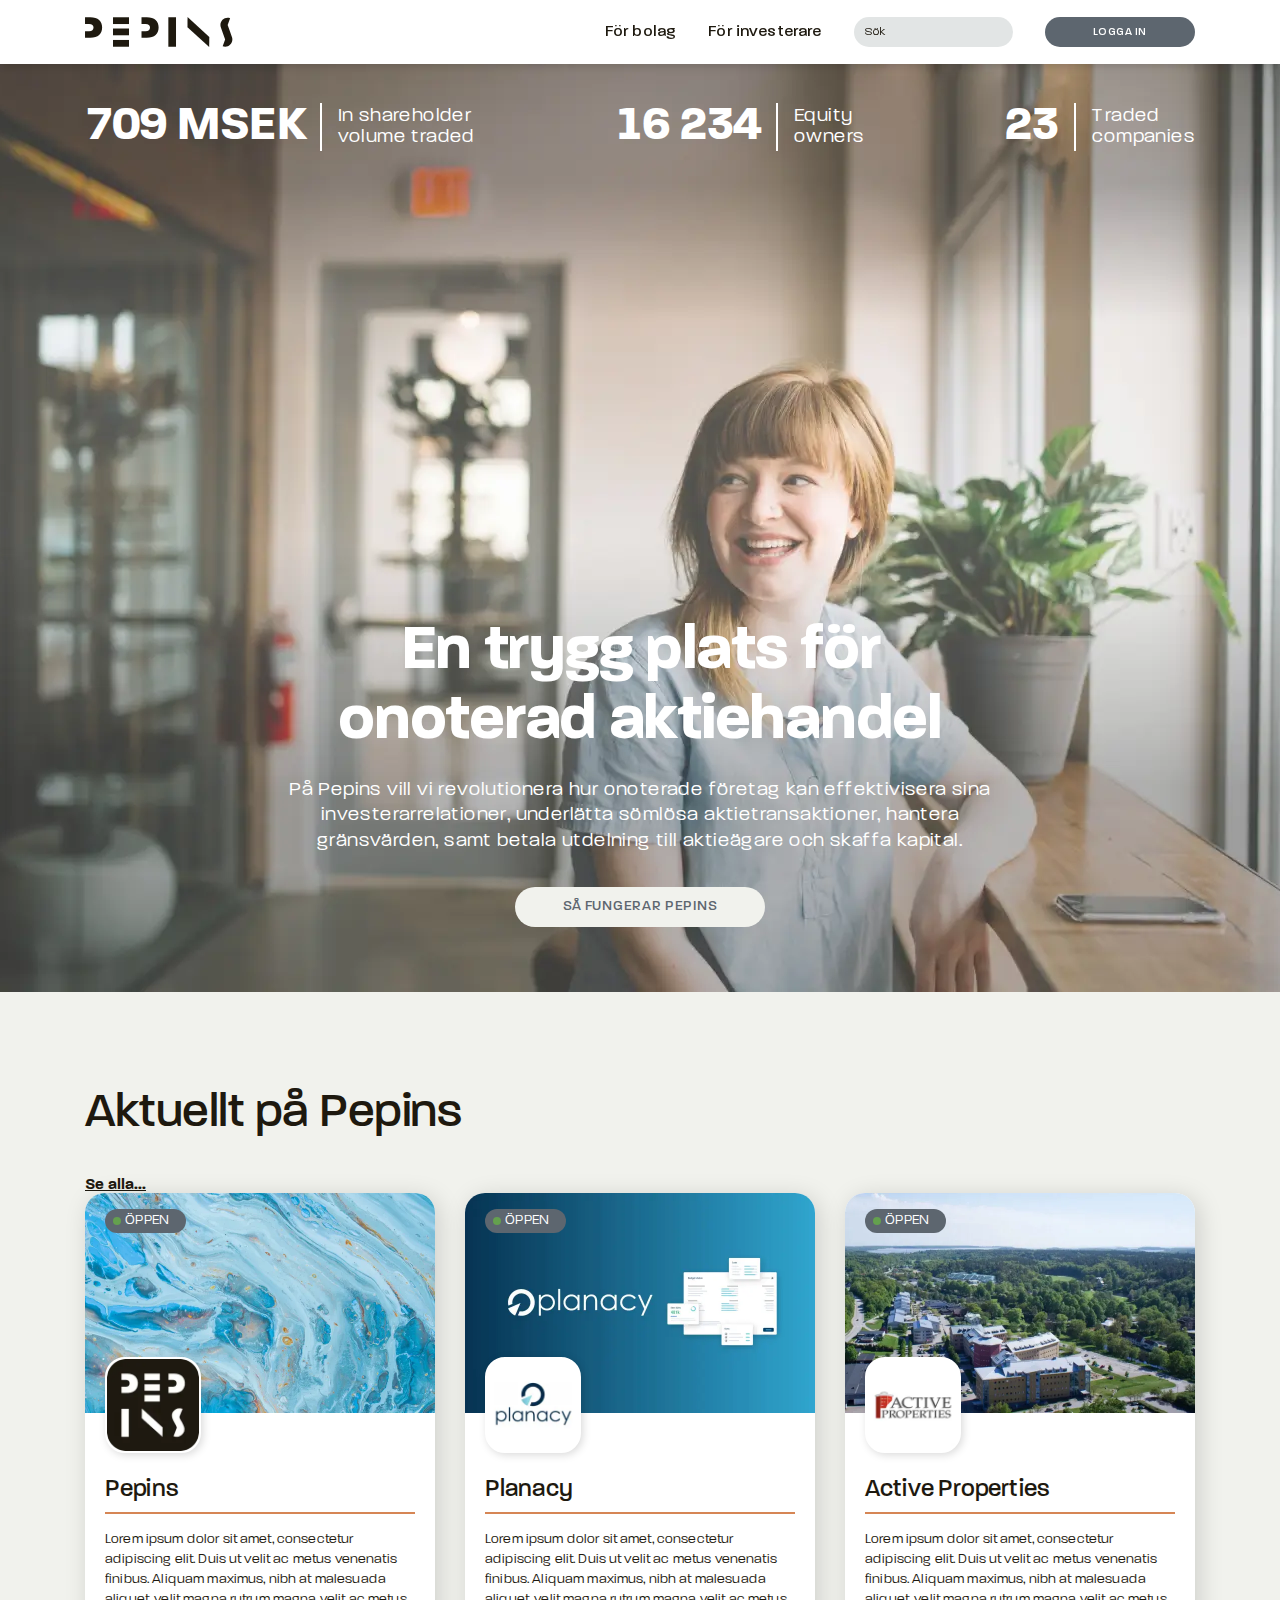
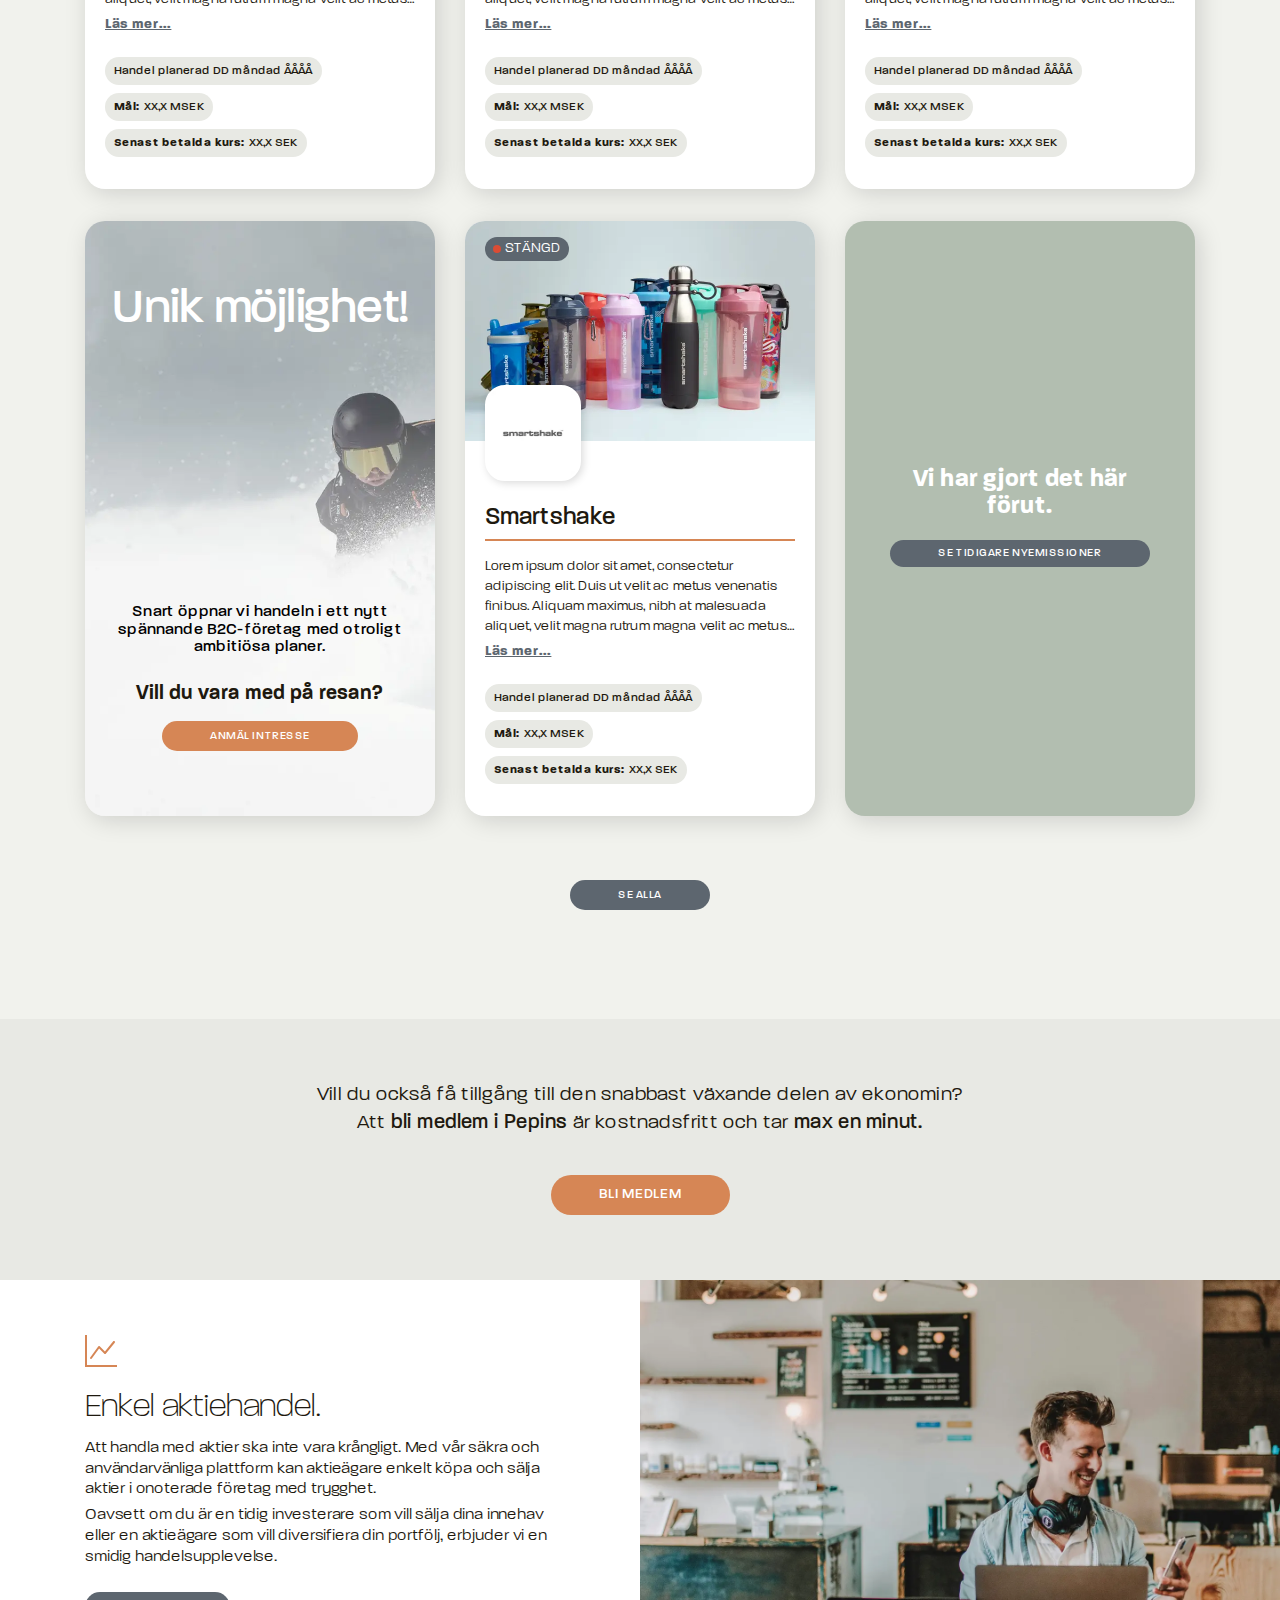
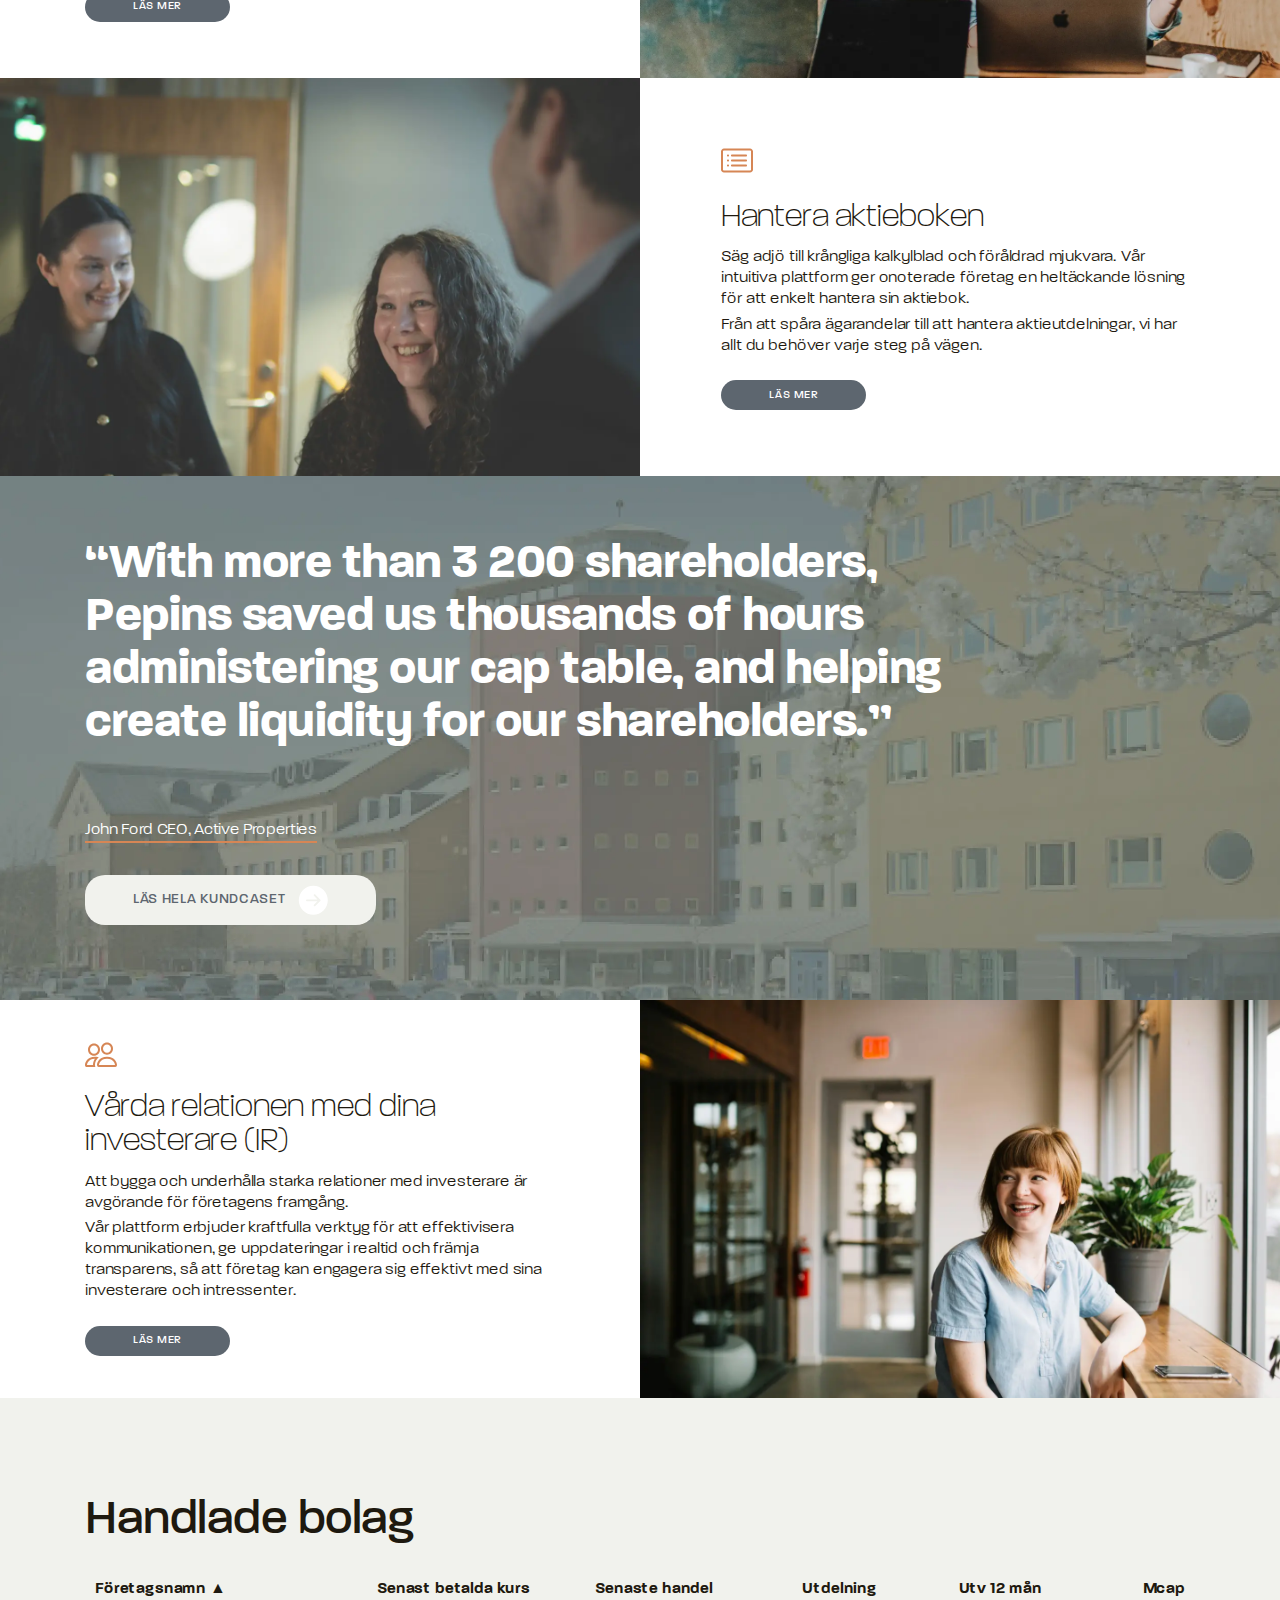
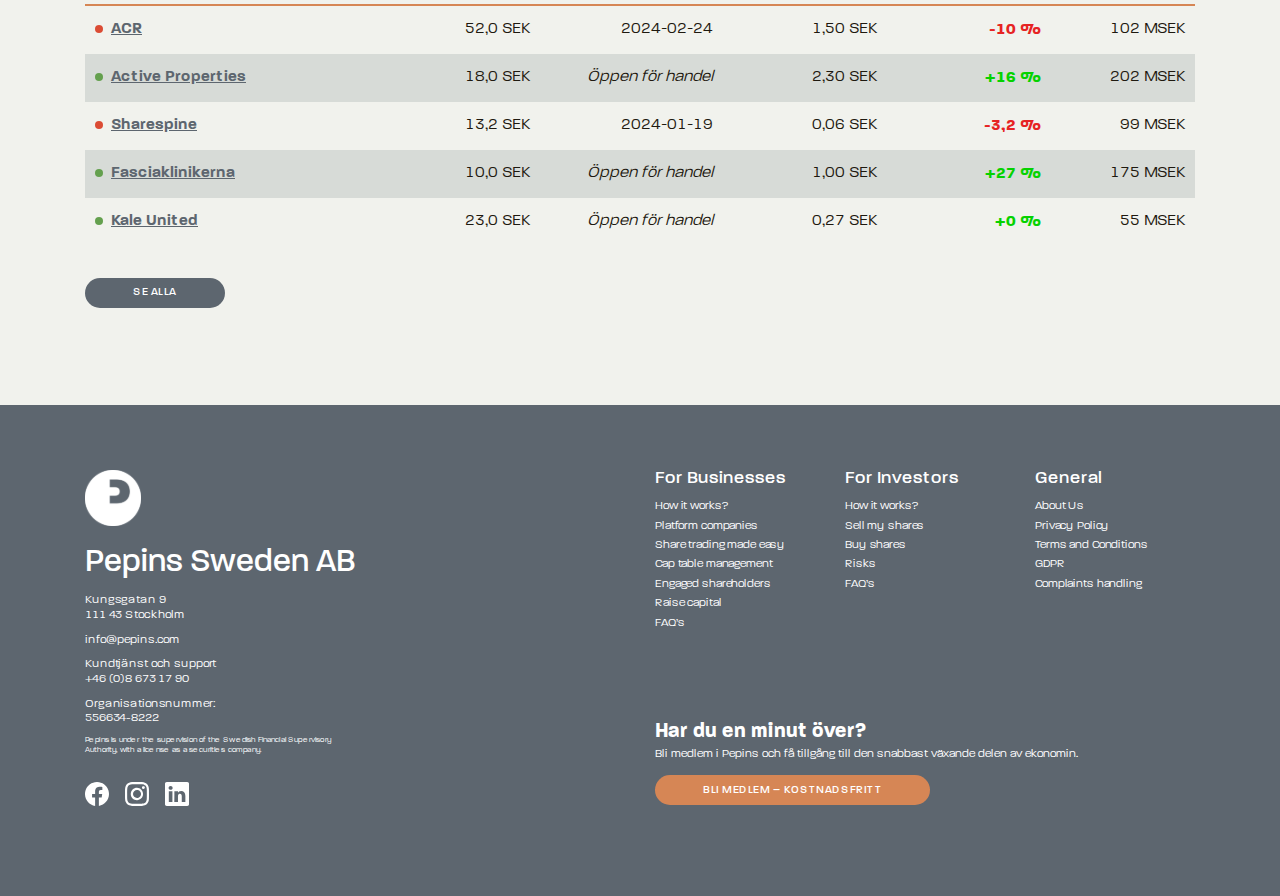
<file: index.html>
<!DOCTYPE html>
<html lang="sv">

<head>
	<title>Pepins</title>
	<meta charset="UTF-8">
	<meta name="format-detection" content="telephone=no">
	<!-- <style>body{opacity: 0;}</style> -->
	<link rel="stylesheet" href="css/style.min.css?_v=20240625001332">
	<link rel="shortcut icon" href="favicon.ico">
	<!-- <meta name="robots" content="noindex, nofollow"> -->
	<meta name="viewport" content="width=device-width, initial-scale=1.0">
</head>

<body>
	<div class="wrapper">
		<header class="header">
			<div class="header__container">
				<div class="header__body">
					<a href="index.html" class="header__logo">
						<img src="img/logo.svg" alt="logo pepins">
					</a>
					<div class="header__menu menu">
						<button type="button" class="menu__icon icon-menu"></button>
						<nav class="menu__body">
							<ul class="menu__list">
								<li class="menu__item">
									<a href="" class="menu__link menu-toggle">För bolag</a>
									<div class="dropdown">
										<button type="button" class="dropdown__back">
											<svg width="18" height="16" viewBox="0 0 18 16" fill="none" xmlns="http://www.w3.org/2000/svg">
												<path d="M7.616 15.712L0.224 8.32L7.616 0.927999H10.52L4.208 7.24H17.264V9.4H4.208L10.52 15.712H7.616Z" fill="black" />
											</svg>
											<span>Tillbaka</span>
										</button>
										<ul class="dropdown__list">
											<li class="dropdown__item">
												<a href="" class="dropdown__link">
													<svg width="24" height="24" viewBox="0 0 24 24" fill="none" xmlns="http://www.w3.org/2000/svg">
														<path d="M12 0C9.62663 0 7.30655 0.703788 5.33316 2.02236C3.35977 3.34094 1.8217 5.21508 0.913451 7.4078C0.00519941 9.60051 -0.232441 12.0133 0.230582 14.3411C0.693605 16.6689 1.83649 18.807 3.51472 20.4853C5.19295 22.1635 7.33115 23.3064 9.65892 23.7694C11.9867 24.2324 14.3995 23.9948 16.5922 23.0866C18.7849 22.1783 20.6591 20.6402 21.9776 18.6668C23.2962 16.6935 24 14.3734 24 12C24 10.4241 23.6896 8.8637 23.0866 7.4078C22.4835 5.95189 21.5996 4.62902 20.4853 3.51472C19.371 2.40042 18.0481 1.5165 16.5922 0.913446C15.1363 0.310389 13.5759 0 12 0ZM13.2 16.8C13.2 17.1183 13.0736 17.4235 12.8485 17.6485C12.6235 17.8736 12.3183 18 12 18C11.6817 18 11.3765 17.8736 11.1515 17.6485C10.9264 17.4235 10.8 17.1183 10.8 16.8V10.8C10.8 10.4817 10.9264 10.1765 11.1515 9.95147C11.3765 9.72643 11.6817 9.6 12 9.6C12.3183 9.6 12.6235 9.72643 12.8485 9.95147C13.0736 10.1765 13.2 10.4817 13.2 10.8V16.8ZM12 8.4C11.7627 8.4 11.5307 8.32962 11.3333 8.19776C11.136 8.0659 10.9822 7.87849 10.8913 7.65922C10.8005 7.43995 10.7768 7.19867 10.8231 6.96589C10.8694 6.73311 10.9837 6.51929 11.1515 6.35147C11.3193 6.18365 11.5331 6.06936 11.7659 6.02306C11.9987 5.97675 12.24 6.00052 12.4592 6.09134C12.6785 6.18217 12.8659 6.33598 12.9978 6.53331C13.1296 6.73065 13.2 6.96266 13.2 7.2C13.2 7.51826 13.0736 7.82348 12.8485 8.04853C12.6235 8.27357 12.3183 8.4 12 8.4Z" fill="#D68655" />
													</svg>
													<span>Så fungerar Pepins</span>
												</a>
											</li>
											<li class="dropdown__item">
												<a href="" class="dropdown__link">
													<svg width="24" height="24" viewBox="0 0 24 24" fill="none" xmlns="http://www.w3.org/2000/svg">
														<path d="M12 0C9.62663 0 7.30655 0.703788 5.33316 2.02236C3.35977 3.34094 1.8217 5.21508 0.913451 7.4078C0.00519941 9.60051 -0.232441 12.0133 0.230582 14.3411C0.693605 16.6689 1.83649 18.807 3.51472 20.4853C5.19295 22.1635 7.33115 23.3064 9.65892 23.7694C11.9867 24.2324 14.3995 23.9948 16.5922 23.0865C18.7849 22.1783 20.6591 20.6402 21.9776 18.6668C23.2962 16.6934 24 14.3734 24 12C24 10.4241 23.6896 8.8637 23.0866 7.4078C22.4835 5.95189 21.5996 4.62902 20.4853 3.51472C19.371 2.40041 18.0481 1.5165 16.5922 0.913445C15.1363 0.310389 13.5759 0 12 0ZM12 19.2C11.7627 19.2 11.5307 19.1296 11.3333 18.9978C11.136 18.8659 10.9822 18.6785 10.8913 18.4592C10.8005 18.2399 10.7768 17.9987 10.8231 17.7659C10.8694 17.5331 10.9837 17.3193 11.1515 17.1515C11.3193 16.9836 11.5331 16.8694 11.7659 16.8231C11.9987 16.7768 12.24 16.8005 12.4592 16.8913C12.6785 16.9822 12.8659 17.136 12.9978 17.3333C13.1296 17.5306 13.2 17.7627 13.2 18C13.2 18.3183 13.0736 18.6235 12.8485 18.8485C12.6235 19.0736 12.3183 19.2 12 19.2ZM13.2 13.008V14.4C13.2 14.7183 13.0736 15.0235 12.8485 15.2485C12.6235 15.4736 12.3183 15.6 12 15.6C11.6817 15.6 11.3765 15.4736 11.1515 15.2485C10.9264 15.0235 10.8 14.7183 10.8 14.4V12C10.8 11.6817 10.9264 11.3765 11.1515 11.1515C11.3765 10.9264 11.6817 10.8 12 10.8C12.356 10.8 12.704 10.6944 13 10.4966C13.296 10.2989 13.5267 10.0177 13.663 9.68883C13.7992 9.35992 13.8349 8.998 13.7654 8.64883C13.696 8.29967 13.5245 7.97894 13.2728 7.72721C13.0211 7.47547 12.7003 7.30404 12.3512 7.23458C12.002 7.16513 11.6401 7.20078 11.3112 7.33701C10.9823 7.47325 10.7011 7.70396 10.5034 7.99997C10.3056 8.29598 10.2 8.64399 10.2 9C10.2 9.31826 10.0736 9.62348 9.84853 9.84853C9.62349 10.0736 9.31826 10.2 9 10.2C8.68174 10.2 8.37652 10.0736 8.15148 9.84853C7.92643 9.62348 7.8 9.31826 7.8 9C7.79686 8.22036 8.01079 7.45524 8.41784 6.79029C8.82489 6.12534 9.40899 5.58681 10.1047 5.235C10.8005 4.88319 11.5804 4.73199 12.3573 4.79831C13.1341 4.86464 13.8771 5.14587 14.5031 5.61054C15.1292 6.0752 15.6135 6.70495 15.902 7.42928C16.1904 8.15361 16.2715 8.94392 16.1363 9.71174C16.001 10.4796 15.6547 11.1946 15.1361 11.7767C14.6175 12.3589 13.9471 12.7852 13.2 13.008Z" fill="#D68655" />
													</svg>
													<span>FAQ</span>
												</a>
											</li>
											<li class="dropdown__item">
												<a href="" class="dropdown__link">
													<svg width="24" height="24" viewBox="0 0 24 24" fill="none" xmlns="http://www.w3.org/2000/svg">
														<circle cx="12" cy="12" r="12" fill="#D68655" />
														<path d="M5 17L10.25 10.25L13.75 14.75L19 8" stroke="white" stroke-width="2.5" stroke-linecap="round" stroke-linejoin="round" />
													</svg>
													<span>Enkel aktiehandel</span>
												</a>
											</li>
										</ul>
									</div>
								</li>
								<li class="menu__item">
									<a href="" class="menu__link menu-toggle">För investerare</a>
									<div class="dropdown">
										<button type="button" class="dropdown__back">
											<svg width="18" height="16" viewBox="0 0 18 16" fill="none" xmlns="http://www.w3.org/2000/svg">
												<path d="M7.616 15.712L0.224 8.32L7.616 0.927999H10.52L4.208 7.24H17.264V9.4H4.208L10.52 15.712H7.616Z" fill="black" />
											</svg>
											<span>Tillbaka</span>
										</button>
										<ul class="dropdown__list">
											<li class="dropdown__item">
												<a href="" class="dropdown__link">
													<svg width="24" height="16" viewBox="0 0 24 16" fill="none" xmlns="http://www.w3.org/2000/svg">
														<path d="M1.33333 2.66666C2.06971 2.66666 2.66666 2.06971 2.66666 1.33333C2.66666 0.596952 2.06971 0 1.33333 0C0.596952 0 0 0.596952 0 1.33333C0 2.06971 0.596952 2.66666 1.33333 2.66666Z" fill="#D68655" />
														<path d="M1.33333 9.33332C2.06971 9.33332 2.66666 8.73636 2.66666 7.99999C2.66666 7.26361 2.06971 6.66666 1.33333 6.66666C0.596952 6.66666 0 7.26361 0 7.99999C0 8.73636 0.596952 9.33332 1.33333 9.33332Z" fill="#D68655" />
														<path d="M1.33333 16C2.06971 16 2.66666 15.403 2.66666 14.6667C2.66666 13.9303 2.06971 13.3333 1.33333 13.3333C0.596952 13.3333 0 13.9303 0 14.6667C0 15.403 0.596952 16 1.33333 16Z" fill="#D68655" />
														<path d="M22.7467 6.66666H6.5867C5.89451 6.66666 5.33337 7.22779 5.33337 7.91999V8.07999C5.33337 8.77218 5.89451 9.33332 6.5867 9.33332H22.7467C23.4389 9.33332 24 8.77218 24 8.07999V7.91999C24 7.22779 23.4389 6.66666 22.7467 6.66666Z" fill="#D68655" />
														<path d="M22.7467 13.3333H6.5867C5.89451 13.3333 5.33337 13.8945 5.33337 14.5867V14.7466C5.33337 15.4388 5.89451 16 6.5867 16H22.7467C23.4389 16 24 15.4388 24 14.7466V14.5867C24 13.8945 23.4389 13.3333 22.7467 13.3333Z" fill="#D68655" />
														<path d="M22.7467 1.52588e-05H6.5867C5.89451 1.52588e-05 5.33337 0.56115 5.33337 1.25335V1.41334C5.33337 2.10554 5.89451 2.66667 6.5867 2.66667H22.7467C23.4389 2.66667 24 2.10554 24 1.41334V1.25335C24 0.56115 23.4389 1.52588e-05 22.7467 1.52588e-05Z" fill="#D68655" />
													</svg>
													<span>Se alla bolag på Pepins</span>
												</a>
											</li>
											<li class="dropdown__item">
												<a href="" class="dropdown__link">
													<svg width="24" height="22" viewBox="0 0 24 22" fill="none" xmlns="http://www.w3.org/2000/svg">
														<path d="M23.4289 0.412607L23.4298 0.413333C23.5752 0.531646 23.6931 0.682362 23.7745 0.854433C23.8559 1.02639 23.8987 1.21514 23.8996 1.40666C23.8996 1.40679 23.8996 1.40693 23.8996 1.40707L23.8996 18.1559L23.8996 18.1583C23.9066 18.4533 23.8141 18.7414 23.6383 18.9734C23.4625 19.2055 23.2146 19.367 22.937 19.4314L12.2819 21.9H12H11.7181L1.06296 19.4314C0.785401 19.367 0.537458 19.2055 0.361704 18.9734C0.185907 18.7414 0.093372 18.4533 0.100374 18.1583H0.100402V18.1559V1.40662H0.100431L0.100374 1.40424C0.0957431 1.2102 0.134169 1.01772 0.212622 0.841489C0.29107 0.665263 0.407411 0.510051 0.552579 0.387527C0.697734 0.265013 0.867904 0.178387 1.05007 0.134021C1.23221 0.089663 1.42173 0.0886697 1.60429 0.131113C1.60431 0.131119 1.60434 0.131124 1.60436 0.13113L11.9772 2.56111L11.9999 2.56643L12.0226 2.56117L22.3947 0.158803C22.3948 0.158773 22.395 0.158742 22.3951 0.158712C22.5747 0.118842 22.7607 0.12089 22.9394 0.164713C23.1183 0.208571 23.2856 0.293205 23.4289 0.412607ZM2.68955 3.02532L2.56698 2.99692V3.12274V17.0576V17.1371L2.64441 17.155L10.6441 19.0084L10.7667 19.0368V18.911V4.97614V4.89666L10.6893 4.87872L2.68955 3.02532ZM21.3556 17.155L21.433 17.1371V17.0576V3.12274V2.99692L21.3105 3.02532L13.3107 4.87872L13.2333 4.89666V4.97614V18.911V19.0368L13.3559 19.0084L21.3556 17.155Z" fill="#D68655" stroke="white" stroke-width="0.2" />
													</svg>
													<span>Hantering av aktiebok</span>
												</a>
											</li>
											<li class="dropdown__item">
												<a href="" class="dropdown__link">
													<svg width="24" height="22" viewBox="0 0 24 22" fill="none" xmlns="http://www.w3.org/2000/svg">
														<path d="M8.4001 9.6C9.34945 9.6 10.2775 9.31849 11.0668 8.79106C11.8562 8.26363 12.4714 7.51397 12.8347 6.63688C13.198 5.7598 13.2931 4.79468 13.1079 3.86357C12.9227 2.93246 12.4655 2.07718 11.7942 1.40589C11.1229 0.734597 10.2676 0.277442 9.33653 0.0922328C8.40542 -0.0929762 7.4403 0.00207975 6.56322 0.36538C5.68613 0.728681 4.93647 1.34391 4.40904 2.13327C3.88161 2.92262 3.6001 3.85065 3.6001 4.8C3.6001 6.07304 4.10581 7.29394 5.00598 8.19412C5.90616 9.09429 7.12706 9.6 8.4001 9.6ZM8.4001 2.4C8.87477 2.4 9.33879 2.54076 9.73347 2.80448C10.1281 3.06819 10.4358 3.44302 10.6174 3.88156C10.7991 4.3201 10.8466 4.80266 10.754 5.26822C10.6614 5.73377 10.4328 6.16141 10.0972 6.49706C9.76151 6.8327 9.33387 7.06128 8.86831 7.15389C8.40276 7.24649 7.9202 7.19896 7.48166 7.01731C7.04312 6.83566 6.66829 6.52805 6.40457 6.13337C6.14086 5.73869 6.0001 5.27468 6.0001 4.8C6.0001 4.16348 6.25295 3.55303 6.70304 3.10295C7.15313 2.65286 7.76358 2.4 8.4001 2.4Z" fill="#D68655" />
														<path d="M18 12C18.712 12 19.4081 11.7889 20.0001 11.3933C20.5921 10.9977 21.0535 10.4355 21.326 9.77766C21.5985 9.11984 21.6698 8.396 21.5309 7.69767C21.3919 6.99934 21.0491 6.35788 20.5456 5.85441C20.0421 5.35094 19.4007 5.00808 18.7024 4.86917C18.004 4.73026 17.2802 4.80156 16.6224 5.07403C15.9646 5.34651 15.4023 5.80793 15.0067 6.39994C14.6112 6.99196 14.4 7.68798 14.4 8.4C14.4 9.35478 14.7793 10.2705 15.4544 10.9456C16.1296 11.6207 17.0452 12 18 12ZM18 7.2C18.2374 7.2 18.4694 7.27038 18.6667 7.40223C18.864 7.53409 19.0179 7.72151 19.1087 7.94078C19.1995 8.16005 19.2233 8.40133 19.177 8.63411C19.1307 8.86688 19.0164 9.0807 18.8486 9.24853C18.6807 9.41635 18.4669 9.53064 18.2341 9.57694C18.0014 9.62324 17.7601 9.59948 17.5408 9.50865C17.3215 9.41783 17.1341 9.26402 17.0023 9.06668C16.8704 8.86934 16.8 8.63733 16.8 8.4C16.8 8.08174 16.9265 7.77651 17.1515 7.55147C17.3765 7.32643 17.6818 7.2 18 7.2Z" fill="#D68655" />
														<path d="M18 13.2C16.6702 13.2015 15.3785 13.6447 14.328 14.46C13.1526 13.2892 11.6569 12.4927 10.0294 12.1709C8.40191 11.8491 6.71558 12.0164 5.18307 12.6518C3.65056 13.2871 2.3405 14.362 1.41809 15.7409C0.495683 17.1198 0.00224423 18.741 0 20.4C0 20.7183 0.126428 21.0235 0.351472 21.2485C0.576515 21.4736 0.88174 21.6 1.2 21.6C1.51826 21.6 1.82348 21.4736 2.04853 21.2485C2.27357 21.0235 2.4 20.7183 2.4 20.4C2.4 18.8087 3.03214 17.2826 4.15736 16.1574C5.28258 15.0321 6.8087 14.4 8.4 14.4C9.9913 14.4 11.5174 15.0321 12.6426 16.1574C13.7679 17.2826 14.4 18.8087 14.4 20.4C14.4 20.7183 14.5264 21.0235 14.7515 21.2485C14.9765 21.4736 15.2817 21.6 15.6 21.6C15.9183 21.6 16.2235 21.4736 16.4485 21.2485C16.6736 21.0235 16.8 20.7183 16.8 20.4C16.8029 18.9941 16.4477 17.6107 15.768 16.38C16.2983 15.961 16.9359 15.6997 17.6078 15.626C18.2796 15.5524 18.9587 15.6693 19.5672 15.9636C20.1756 16.2578 20.689 16.7174 21.0485 17.2898C21.408 17.8621 21.5991 18.5241 21.6 19.2C21.6 19.5183 21.7264 19.8235 21.9515 20.0485C22.1765 20.2736 22.4817 20.4 22.8 20.4C23.1183 20.4 23.4235 20.2736 23.6485 20.0485C23.8736 19.8235 24 19.5183 24 19.2C24 17.6087 23.3679 16.0826 22.2426 14.9574C21.1174 13.8321 19.5913 13.2 18 13.2Z" fill="#D68655" />
													</svg>
													<span>Aktieinspiration</span>
												</a>
											</li>
										</ul>
									</div>
								</li>
							</ul>
							<form class="menu__search">
								<input autocomplete="off" type="text" name="" placeholder="Sök" class="menu__search-input">
								<button type="submit" class="menu__search-btn">
									<svg width="16" height="17" viewBox="0 0 16 17" fill="none" xmlns="http://www.w3.org/2000/svg">
										<path d="M5.8184 12.184C7.1192 13.1371 8.73197 13.564 10.334 13.3793C11.9361 13.1945 13.4094 12.4118 14.459 11.1876C15.5087 9.96341 16.0573 8.38811 15.9953 6.77683C15.9332 5.16556 15.2649 3.63714 14.1241 2.49736C12.9834 1.35758 11.4543 0.690491 9.84271 0.629558C8.23116 0.568626 6.65603 1.11834 5.43244 2.16873C4.20885 3.21911 3.42704 4.6927 3.24342 6.29469C3.05979 7.89667 3.48791 9.50891 4.4421 10.8088L4.4421 10.8079C4.40272 10.8367 4.36498 10.8689 4.32888 10.9043L0.538651 14.694C0.353922 14.8786 0.250092 15.129 0.249999 15.3901C0.249907 15.6512 0.35356 15.9017 0.538158 16.0864C0.722755 16.2711 0.973174 16.3749 1.23433 16.375C1.49548 16.3751 1.74597 16.2714 1.9307 16.0869L5.72094 12.2972C5.75658 12.262 5.78851 12.2241 5.8184 12.184ZM9.60273 12.4379C8.89167 12.4379 8.18757 12.2979 7.53064 12.0258C6.87371 11.7537 6.2768 11.355 5.77401 10.8522C5.27122 10.3495 4.87238 9.7527 4.60027 9.09586C4.32816 8.43902 4.18811 7.73502 4.18811 7.02407C4.18811 6.31311 4.32816 5.60911 4.60027 4.95227C4.87238 4.29543 5.27122 3.69861 5.77401 3.19589C6.2768 2.69317 6.87371 2.29438 7.53064 2.02231C8.18757 1.75024 8.89167 1.61021 9.60273 1.61021C11.0388 1.61021 12.416 2.18059 13.4314 3.19589C14.4469 4.21118 15.0173 5.58822 15.0173 7.02407C15.0173 8.45991 14.4469 9.83695 13.4314 10.8522C12.416 11.8675 11.0388 12.4379 9.60273 12.4379Z" fill="#8D9799" />
									</svg>
								</button>
							</form>
							<a href="" class="menu__btn button">
								Logga in
							</a>
						</nav>
					</div>
				</div>
			</div>
		</header>
		<main class="page">
			<section class="hero">
				<div class="hero__container">
					<div class="hero__top">
						<div class="hero__top-item">
							<div class="hero__top-num">
								709 MSEK
							</div>
							<div class="hero__top-text">
								In shareholder <br>
								volume traded
							</div>
						</div>
						<div class="hero__top-item">
							<div class="hero__top-num">
								16 234
							</div>
							<div class="hero__top-text">
								Equity <br>
								owners
							</div>
						</div>
						<div class="hero__top-item">
							<div class="hero__top-num">
								23
							</div>
							<div class="hero__top-text">
								Traded <br>
								companies
							</div>
						</div>
					</div>
					<div class="hero__body">
						<h1 class="hero__title">
							En trygg plats för <br>
							onoterad aktiehandel
						</h1>
						<div class="hero__text">
							På Pepins vill vi revolutionera hur onoterade företag kan effektivisera sina
							investerarrelationer, underlätta sömlösa aktietransaktioner, hantera gränsvärden, samt
							betala utdelning till aktieägare och skaffa kapital.
						</div>
						<a href="" class="hero__btn big-button white-btn">
							Så fungerar Pepins
						</a>
					</div>
				</div>
			</section>
			<section class="works">
				<div class="works__container">
					<div class="works__top">
						<h2 class="works__title title">
							Aktuellt på Pepins
						</h2>
						<a href="" class="works__link">
							Se alla...
						</a>
					</div>
					<div class="works__items">
						<article class="card">
							<div class="card__indicator">
								<svg width="8" height="8" viewBox="0 0 8 8" fill="none" xmlns="http://www.w3.org/2000/svg">
									<circle cx="4" cy="4" r="4" fill="#64A04E" />
								</svg>
								<span>ÖPPEN</span>
							</div>
							<div class="card__arrow">
								<svg width="57" height="57" viewBox="0 0 57 57" fill="none" xmlns="http://www.w3.org/2000/svg">
									<path d="M8.79903 8.79899C3.54801 14.05 0.598022 21.1719 0.598022 28.598C0.598022 36.024 3.54801 43.146 8.79903 48.397C14.0501 53.648 21.172 56.598 28.598 56.598C36.0241 56.598 43.146 53.648 48.397 48.397C53.648 43.146 56.598 36.024 56.598 28.598C56.598 21.1719 53.648 14.05 48.397 8.79899C43.146 3.54797 36.0241 0.59798 28.598 0.59798C21.172 0.59798 14.0501 3.54797 8.79903 8.79899ZM16.4736 30.3477C16.2413 30.3518 16.0105 30.3095 15.7946 30.2234C15.5788 30.1372 15.3823 30.009 15.2166 29.8461C15.0508 29.6832 14.9192 29.489 14.8293 29.2747C14.7395 29.0604 14.6932 28.8304 14.6932 28.598C14.6932 28.3656 14.7395 28.1356 14.8293 27.9213C14.9192 27.707 15.0508 27.5127 15.2166 27.3498C15.3823 27.187 15.5788 27.0587 15.7946 26.9726C16.0105 26.8865 16.2413 26.8442 16.4736 26.8482L36.7478 26.8482L29.8973 19.9978C29.5691 19.6696 29.3848 19.2245 29.3848 18.7604C29.3848 18.2962 29.5691 17.8511 29.8973 17.5229C30.2255 17.1947 30.6706 17.0104 31.1348 17.0104C31.5989 17.0104 32.044 17.1947 32.3722 17.5229L42.2098 27.3605C42.538 27.6887 42.7224 28.1339 42.7224 28.598C42.7224 29.0621 42.538 29.5072 42.2098 29.8354L32.3722 39.673C32.044 40.0012 31.5989 40.1856 31.1348 40.1856C30.6706 40.1856 30.2255 40.0012 29.8973 39.673C29.5691 39.3449 29.3848 38.8997 29.3848 38.4356C29.3848 37.9715 29.5691 37.5264 29.8973 37.1982L36.7478 30.3477L16.4736 30.3477Z" fill="white" />
								</svg>
							</div>
							<div class="card__img">
								<img src="img/works/work-1.webp" alt="Image">
							</div>
							<div class="card__body">
								<div class="card__logo">
									<img src="img/works/work-logo-1.webp" alt="Image">
								</div>
								<h4 class="card__title">
									Pepins
								</h4>
								<div class="card__text">
									Lorem ipsum dolor sit amet, consectetur adipiscing elit. Duis ut velit ac metus
									venenatis finibus. Aliquam maximus, nibh at malesuada aliquet, velit magna rutrum
									magna velit ac metus venenatis.
								</div>
								<a href="" class="card__link">
									Läs mer...
								</a>
								<div class="card__tags">
									<div class="card__tag">
										Handel planerad DD måndad ÅÅÅÅ
									</div>
									<div class="card__tag">
										<strong>Mål:</strong> XX,X MSEK
									</div>
									<div class="card__tag">
										<strong>Senast betalda kurs:</strong> XX,X SEK
									</div>
								</div>
							</div>
						</article>
						<article class="card">
							<div class="card__indicator">
								<svg width="8" height="8" viewBox="0 0 8 8" fill="none" xmlns="http://www.w3.org/2000/svg">
									<circle cx="4" cy="4" r="4" fill="#64A04E" />
								</svg>
								<span>ÖPPEN</span>
							</div>
							<div class="card__arrow">
								<svg width="57" height="57" viewBox="0 0 57 57" fill="none" xmlns="http://www.w3.org/2000/svg">
									<path d="M8.79903 8.79899C3.54801 14.05 0.598022 21.1719 0.598022 28.598C0.598022 36.024 3.54801 43.146 8.79903 48.397C14.0501 53.648 21.172 56.598 28.598 56.598C36.0241 56.598 43.146 53.648 48.397 48.397C53.648 43.146 56.598 36.024 56.598 28.598C56.598 21.1719 53.648 14.05 48.397 8.79899C43.146 3.54797 36.0241 0.59798 28.598 0.59798C21.172 0.59798 14.0501 3.54797 8.79903 8.79899ZM16.4736 30.3477C16.2413 30.3518 16.0105 30.3095 15.7946 30.2234C15.5788 30.1372 15.3823 30.009 15.2166 29.8461C15.0508 29.6832 14.9192 29.489 14.8293 29.2747C14.7395 29.0604 14.6932 28.8304 14.6932 28.598C14.6932 28.3656 14.7395 28.1356 14.8293 27.9213C14.9192 27.707 15.0508 27.5127 15.2166 27.3498C15.3823 27.187 15.5788 27.0587 15.7946 26.9726C16.0105 26.8865 16.2413 26.8442 16.4736 26.8482L36.7478 26.8482L29.8973 19.9978C29.5691 19.6696 29.3848 19.2245 29.3848 18.7604C29.3848 18.2962 29.5691 17.8511 29.8973 17.5229C30.2255 17.1947 30.6706 17.0104 31.1348 17.0104C31.5989 17.0104 32.044 17.1947 32.3722 17.5229L42.2098 27.3605C42.538 27.6887 42.7224 28.1339 42.7224 28.598C42.7224 29.0621 42.538 29.5072 42.2098 29.8354L32.3722 39.673C32.044 40.0012 31.5989 40.1856 31.1348 40.1856C30.6706 40.1856 30.2255 40.0012 29.8973 39.673C29.5691 39.3449 29.3848 38.8997 29.3848 38.4356C29.3848 37.9715 29.5691 37.5264 29.8973 37.1982L36.7478 30.3477L16.4736 30.3477Z" fill="white" />
								</svg>
							</div>
							<div class="card__img">
								<img src="img/works/work-2.webp" alt="Image">
							</div>
							<div class="card__body">
								<div class="card__logo">
									<img src="img/works/work-logo-2.webp" alt="Image">
								</div>
								<h4 class="card__title">
									Planacy
								</h4>
								<div class="card__text">
									Lorem ipsum dolor sit amet, consectetur adipiscing elit. Duis ut velit ac metus
									venenatis finibus. Aliquam maximus, nibh at malesuada aliquet, velit magna rutrum
									magna velit ac metus venenatis.
								</div>
								<a href="" class="card__link">
									Läs mer...
								</a>
								<div class="card__tags">
									<div class="card__tag">
										Handel planerad DD måndad ÅÅÅÅ
									</div>
									<div class="card__tag">
										<strong>Mål:</strong> XX,X MSEK
									</div>
									<div class="card__tag">
										<strong>Senast betalda kurs:</strong> XX,X SEK
									</div>
								</div>
							</div>
						</article>
						<article class="card">
							<div class="card__indicator">
								<svg width="8" height="8" viewBox="0 0 8 8" fill="none" xmlns="http://www.w3.org/2000/svg">
									<circle cx="4" cy="4" r="4" fill="#64A04E" />
								</svg>
								<span>ÖPPEN</span>
							</div>
							<div class="card__arrow">
								<svg width="57" height="57" viewBox="0 0 57 57" fill="none" xmlns="http://www.w3.org/2000/svg">
									<path d="M8.79903 8.79899C3.54801 14.05 0.598022 21.1719 0.598022 28.598C0.598022 36.024 3.54801 43.146 8.79903 48.397C14.0501 53.648 21.172 56.598 28.598 56.598C36.0241 56.598 43.146 53.648 48.397 48.397C53.648 43.146 56.598 36.024 56.598 28.598C56.598 21.1719 53.648 14.05 48.397 8.79899C43.146 3.54797 36.0241 0.59798 28.598 0.59798C21.172 0.59798 14.0501 3.54797 8.79903 8.79899ZM16.4736 30.3477C16.2413 30.3518 16.0105 30.3095 15.7946 30.2234C15.5788 30.1372 15.3823 30.009 15.2166 29.8461C15.0508 29.6832 14.9192 29.489 14.8293 29.2747C14.7395 29.0604 14.6932 28.8304 14.6932 28.598C14.6932 28.3656 14.7395 28.1356 14.8293 27.9213C14.9192 27.707 15.0508 27.5127 15.2166 27.3498C15.3823 27.187 15.5788 27.0587 15.7946 26.9726C16.0105 26.8865 16.2413 26.8442 16.4736 26.8482L36.7478 26.8482L29.8973 19.9978C29.5691 19.6696 29.3848 19.2245 29.3848 18.7604C29.3848 18.2962 29.5691 17.8511 29.8973 17.5229C30.2255 17.1947 30.6706 17.0104 31.1348 17.0104C31.5989 17.0104 32.044 17.1947 32.3722 17.5229L42.2098 27.3605C42.538 27.6887 42.7224 28.1339 42.7224 28.598C42.7224 29.0621 42.538 29.5072 42.2098 29.8354L32.3722 39.673C32.044 40.0012 31.5989 40.1856 31.1348 40.1856C30.6706 40.1856 30.2255 40.0012 29.8973 39.673C29.5691 39.3449 29.3848 38.8997 29.3848 38.4356C29.3848 37.9715 29.5691 37.5264 29.8973 37.1982L36.7478 30.3477L16.4736 30.3477Z" fill="white" />
								</svg>
							</div>
							<div class="card__img">
								<img src="img/works/work-3.webp" alt="Image">
							</div>
							<div class="card__body">
								<div class="card__logo">
									<img src="img/works/work-logo-3.webp" alt="Image">
								</div>
								<h4 class="card__title">
									Active Properties
								</h4>
								<div class="card__text">
									Lorem ipsum dolor sit amet, consectetur adipiscing elit. Duis ut velit ac metus
									venenatis finibus. Aliquam maximus, nibh at malesuada aliquet, velit magna rutrum
									magna velit ac metus venenatis.
								</div>
								<a href="" class="card__link">
									Läs mer...
								</a>
								<div class="card__tags">
									<div class="card__tag">
										Handel planerad DD måndad ÅÅÅÅ
									</div>
									<div class="card__tag">
										<strong>Mål:</strong> XX,X MSEK
									</div>
									<div class="card__tag">
										<strong>Senast betalda kurs:</strong> XX,X SEK
									</div>
								</div>
							</div>
						</article>
						<article class="soon-card" style="background: url('img/works/work-4.webp') center/cover no-repeat;">
							<h3 class="soon-card__title">
								Unik möjlighet!
							</h3>
							<div class="soon-card__body">
								<div class="soon-card__text">
									Snart öppnar vi handeln i ett nytt spännande B2C-företag med otroligt ambitiösa
									planer.
								</div>
								<div class="soon-card__subtitle">
									Vill du vara med på resan?
								</div>
								<a href="" class="soon-card__btn button">
									Anmäl intresse
								</a>
							</div>
						</article>
						<article class="card">
							<div class="card__indicator">
								<svg width="8" height="8" viewBox="0 0 8 8" fill="none" xmlns="http://www.w3.org/2000/svg">
									<circle cx="4" cy="4" r="4" fill="#DB4C34" />
								</svg>
								<span>STÄNGD</span>
							</div>
							<div class="card__arrow">
								<svg width="57" height="57" viewBox="0 0 57 57" fill="none" xmlns="http://www.w3.org/2000/svg">
									<path d="M8.79903 8.79899C3.54801 14.05 0.598022 21.1719 0.598022 28.598C0.598022 36.024 3.54801 43.146 8.79903 48.397C14.0501 53.648 21.172 56.598 28.598 56.598C36.0241 56.598 43.146 53.648 48.397 48.397C53.648 43.146 56.598 36.024 56.598 28.598C56.598 21.1719 53.648 14.05 48.397 8.79899C43.146 3.54797 36.0241 0.59798 28.598 0.59798C21.172 0.59798 14.0501 3.54797 8.79903 8.79899ZM16.4736 30.3477C16.2413 30.3518 16.0105 30.3095 15.7946 30.2234C15.5788 30.1372 15.3823 30.009 15.2166 29.8461C15.0508 29.6832 14.9192 29.489 14.8293 29.2747C14.7395 29.0604 14.6932 28.8304 14.6932 28.598C14.6932 28.3656 14.7395 28.1356 14.8293 27.9213C14.9192 27.707 15.0508 27.5127 15.2166 27.3498C15.3823 27.187 15.5788 27.0587 15.7946 26.9726C16.0105 26.8865 16.2413 26.8442 16.4736 26.8482L36.7478 26.8482L29.8973 19.9978C29.5691 19.6696 29.3848 19.2245 29.3848 18.7604C29.3848 18.2962 29.5691 17.8511 29.8973 17.5229C30.2255 17.1947 30.6706 17.0104 31.1348 17.0104C31.5989 17.0104 32.044 17.1947 32.3722 17.5229L42.2098 27.3605C42.538 27.6887 42.7224 28.1339 42.7224 28.598C42.7224 29.0621 42.538 29.5072 42.2098 29.8354L32.3722 39.673C32.044 40.0012 31.5989 40.1856 31.1348 40.1856C30.6706 40.1856 30.2255 40.0012 29.8973 39.673C29.5691 39.3449 29.3848 38.8997 29.3848 38.4356C29.3848 37.9715 29.5691 37.5264 29.8973 37.1982L36.7478 30.3477L16.4736 30.3477Z" fill="white" />
								</svg>
							</div>
							<div class="card__img">
								<img src="img/works/work-5.webp" alt="Image">
							</div>
							<div class="card__body">
								<div class="card__logo">
									<img src="img/works/work-logo-4.webp" alt="Image">
								</div>
								<h4 class="card__title">
									Smartshake
								</h4>
								<div class="card__text">
									Lorem ipsum dolor sit amet, consectetur adipiscing elit. Duis ut velit ac metus
									venenatis finibus. Aliquam maximus, nibh at malesuada aliquet, velit magna rutrum
									magna velit ac metus venenatis.
								</div>
								<a href="" class="card__link">
									Läs mer...
								</a>
								<div class="card__tags">
									<div class="card__tag">
										Handel planerad DD måndad ÅÅÅÅ
									</div>
									<div class="card__tag">
										<strong>Mål:</strong> XX,X MSEK
									</div>
									<div class="card__tag">
										<strong>Senast betalda kurs:</strong> XX,X SEK
									</div>
								</div>
							</div>
						</article>
						<article class="empty-card">
							<h3 class="empty-card__title">
								Vi har gjort det här förut.
							</h3>
							<a href="" class="empty-card__btn button gray-btn">
								Se tidigare nyemissioner
							</a>
						</article>
					</div>
					<a href="" class="works__btn button gray-btn">
						Se alla
					</a>
				</div>
			</section>
			<section class="newsletter">
				<div class="newsletter__container">
					<div class="newsletter__text">
						<p>
							Vill du också få tillgång till den snabbast växande delen av ekonomin?
						</p>
						<p>
							Att <strong>bli medlem i Pepins</strong> är kostnadsfritt och tar <strong>max en
								minut.</strong>
						</p>
					</div>
					<a href="" class="newsletter__btn big-button">
						Bli medlem
					</a>
				</div>
			</section>
			<section class="info">
				<div class="info__content">
					<svg width="32" height="32" viewBox="0 0 32 32" fill="none" xmlns="http://www.w3.org/2000/svg">
						<g clip-path="url(#clip0_2044_336)">
							<path fill-rule="evenodd" clip-rule="evenodd" d="M0 0H2V30H32V32H0V0ZM29.634 6.226C29.7357 6.30922 29.82 6.41166 29.8821 6.52748C29.9442 6.6433 29.9828 6.77022 29.9958 6.90098C30.0088 7.03175 29.9959 7.16379 29.9579 7.28957C29.9198 7.41534 29.8573 7.53238 29.774 7.634L20.774 18.634C20.6855 18.742 20.5755 18.8302 20.4508 18.8931C20.3262 18.956 20.1898 18.992 20.0504 18.999C19.911 19.006 19.7717 18.9837 19.6414 18.9336C19.5111 18.8834 19.3928 18.8066 19.294 18.708L14.12 13.534L6.808 23.588C6.64805 23.7914 6.41548 23.9249 6.15917 23.9604C5.90286 23.9959 5.64276 23.9307 5.43354 23.7784C5.22432 23.6261 5.08226 23.3987 5.03722 23.1439C4.99218 22.8891 5.04766 22.6268 5.192 22.412L13.192 11.412C13.2769 11.295 13.3862 11.1979 13.5123 11.1272C13.6383 11.0565 13.7782 11.014 13.9223 11.0026C14.0664 10.9912 14.2113 11.0111 14.3469 11.0611C14.4826 11.1111 14.6057 11.1898 14.708 11.292L19.926 16.512L28.226 6.366C28.3092 6.2643 28.4117 6.18 28.5275 6.11791C28.6433 6.05583 28.7702 6.01718 28.901 6.00418C29.0317 5.99118 29.1638 6.00408 29.2896 6.04214C29.4153 6.0802 29.5324 6.14268 29.634 6.226Z" fill="#D68655" />
						</g>
						<defs>
							<clipPath id="clip0_2044_336">
								<rect width="32" height="32" fill="white" />
							</clipPath>
						</defs>
					</svg>
					<div class="info__text">
						<h2>Enkel aktiehandel.</h2>
						<p>
							Att handla med aktier ska inte vara krångligt. Med vår säkra och användarvänliga plattform
							kan aktieägare enkelt köpa och sälja aktier i onoterade företag med trygghet.
						</p>
						<p>
							Oavsett om du är en tidig investerare som vill sälja dina innehav eller en aktieägare som
							vill diversifiera din portfölj, erbjuder vi en smidig handelsupplevelse.
						</p>
					</div>
					<a href="" class="info__btn button gray-btn">
						Läs mer
					</a>
				</div>
				<div class="info__img">
					<img src="img/image-1.webp" alt="Image">
				</div>
			</section>
			<section class="info info-reverse">
				<div class="info__content">
					<svg width="32" height="33" viewBox="0 0 32 33" fill="none" xmlns="http://www.w3.org/2000/svg">
						<g clip-path="url(#clip0_2048_387)">
							<path d="M29 6.5C29.2652 6.5 29.5196 6.60536 29.7071 6.79289C29.8946 6.98043 30 7.23478 30 7.5V25.5C30 25.7652 29.8946 26.0196 29.7071 26.2071C29.5196 26.3946 29.2652 26.5 29 26.5H3C2.73478 26.5 2.48043 26.3946 2.29289 26.2071C2.10536 26.0196 2 25.7652 2 25.5V7.5C2 7.23478 2.10536 6.98043 2.29289 6.79289C2.48043 6.60536 2.73478 6.5 3 6.5H29ZM3 4.5C2.20435 4.5 1.44129 4.81607 0.87868 5.37868C0.31607 5.94129 0 6.70435 0 7.5L0 25.5C0 26.2956 0.31607 27.0587 0.87868 27.6213C1.44129 28.1839 2.20435 28.5 3 28.5H29C29.7956 28.5 30.5587 28.1839 31.1213 27.6213C31.6839 27.0587 32 26.2956 32 25.5V7.5C32 6.70435 31.6839 5.94129 31.1213 5.37868C30.5587 4.81607 29.7956 4.5 29 4.5H3Z" fill="#D68655" />
							<path d="M10 16.5C10 16.2348 10.1054 15.9804 10.2929 15.7929C10.4804 15.6054 10.7348 15.5 11 15.5H25C25.2652 15.5 25.5196 15.6054 25.7071 15.7929C25.8946 15.9804 26 16.2348 26 16.5C26 16.7652 25.8946 17.0196 25.7071 17.2071C25.5196 17.3946 25.2652 17.5 25 17.5H11C10.7348 17.5 10.4804 17.3946 10.2929 17.2071C10.1054 17.0196 10 16.7652 10 16.5ZM10 11.5C10 11.2348 10.1054 10.9804 10.2929 10.7929C10.4804 10.6054 10.7348 10.5 11 10.5H25C25.2652 10.5 25.5196 10.6054 25.7071 10.7929C25.8946 10.9804 26 11.2348 26 11.5C26 11.7652 25.8946 12.0196 25.7071 12.2071C25.5196 12.3946 25.2652 12.5 25 12.5H11C10.7348 12.5 10.4804 12.3946 10.2929 12.2071C10.1054 12.0196 10 11.7652 10 11.5ZM10 21.5C10 21.2348 10.1054 20.9804 10.2929 20.7929C10.4804 20.6054 10.7348 20.5 11 20.5H25C25.2652 20.5 25.5196 20.6054 25.7071 20.7929C25.8946 20.9804 26 21.2348 26 21.5C26 21.7652 25.8946 22.0196 25.7071 22.2071C25.5196 22.3946 25.2652 22.5 25 22.5H11C10.7348 22.5 10.4804 22.3946 10.2929 22.2071C10.1054 22.0196 10 21.7652 10 21.5ZM8 11.5C8 11.7652 7.89464 12.0196 7.70711 12.2071C7.51957 12.3946 7.26522 12.5 7 12.5C6.73478 12.5 6.48043 12.3946 6.29289 12.2071C6.10536 12.0196 6 11.7652 6 11.5C6 11.2348 6.10536 10.9804 6.29289 10.7929C6.48043 10.6054 6.73478 10.5 7 10.5C7.26522 10.5 7.51957 10.6054 7.70711 10.7929C7.89464 10.9804 8 11.2348 8 11.5ZM8 16.5C8 16.7652 7.89464 17.0196 7.70711 17.2071C7.51957 17.3946 7.26522 17.5 7 17.5C6.73478 17.5 6.48043 17.3946 6.29289 17.2071C6.10536 17.0196 6 16.7652 6 16.5C6 16.2348 6.10536 15.9804 6.29289 15.7929C6.48043 15.6054 6.73478 15.5 7 15.5C7.26522 15.5 7.51957 15.6054 7.70711 15.7929C7.89464 15.9804 8 16.2348 8 16.5ZM8 21.5C8 21.7652 7.89464 22.0196 7.70711 22.2071C7.51957 22.3946 7.26522 22.5 7 22.5C6.73478 22.5 6.48043 22.3946 6.29289 22.2071C6.10536 22.0196 6 21.7652 6 21.5C6 21.2348 6.10536 20.9804 6.29289 20.7929C6.48043 20.6054 6.73478 20.5 7 20.5C7.26522 20.5 7.51957 20.6054 7.70711 20.7929C7.89464 20.9804 8 21.2348 8 21.5Z" fill="#D68655" />
						</g>
						<defs>
							<clipPath id="clip0_2048_387">
								<rect width="32" height="32" fill="white" transform="translate(0 0.5)" />
							</clipPath>
						</defs>
					</svg>
					<div class="info__text">
						<h2>Hantera aktieboken</h2>
						<p>
							Säg adjö till krångliga kalkylblad och föråldrad mjukvara. Vår intuitiva plattform ger
							onoterade företag en heltäckande lösning för att enkelt hantera sin aktiebok.
						</p>
						<p>
							Från att spåra ägarandelar till att hantera aktieutdelningar, vi har allt du behöver varje
							steg på vägen.
						</p>
					</div>
					<a href="" class="info__btn button gray-btn">
						Läs mer
					</a>
				</div>
				<div class="info__img">
					<img src="img/image-2.webp" alt="Image">
				</div>
			</section>
			<section class="review">
				<div class="review__container">
					<h2 class="review__text">
						“With more than 3 200 shareholders, Pepins saved us thousands of hours administering our cap
						table, and helping create liquidity for our shareholders.”
					</h2>
					<div class="review__bottom">
						<div class="review__autor">
							John Ford CEO, Active Properties
						</div>
						<a href="" class="review__btn">
							<span>Läs hela kundcaset</span>
							<svg width="30" height="30" viewBox="0 0 30 30" fill="none" xmlns="http://www.w3.org/2000/svg">
								<path d="M5.0387 5.03869C2.31942 7.75797 0.791748 11.4461 0.791747 15.2917C0.791748 19.1374 2.31942 22.8255 5.0387 25.5448C7.75798 28.2641 11.4461 29.7917 15.2917 29.7917C19.1374 29.7917 22.8255 28.2641 25.5448 25.5448C28.2641 22.8255 29.7917 19.1374 29.7917 15.2917C29.7917 11.4461 28.2641 7.75797 25.5448 5.03869C22.8255 2.31942 19.1374 0.791742 15.2917 0.791742C11.4461 0.791742 7.75798 2.31942 5.0387 5.03869ZM9.01304 16.1979C8.89272 16.1999 8.77319 16.1781 8.66142 16.1335C8.54966 16.0889 8.44789 16.0225 8.36207 15.9381C8.27624 15.8538 8.20807 15.7532 8.16154 15.6422C8.115 15.5312 8.09104 15.4121 8.09104 15.2917C8.09104 15.1714 8.115 15.0523 8.16154 14.9413C8.20807 14.8303 8.27624 14.7297 8.36207 14.6454C8.44789 14.561 8.54966 14.4946 8.66142 14.45C8.77319 14.4054 8.89272 14.3835 9.01304 14.3856L19.5122 14.3856L15.9646 10.8381C15.7946 10.6681 15.6992 10.4376 15.6992 10.1973C15.6992 9.95691 15.7946 9.7264 15.9646 9.55644C16.1346 9.38649 16.3651 9.29101 16.6054 9.29101C16.8458 9.29101 17.0763 9.38649 17.2462 9.55644L22.3407 14.6509C22.5107 14.8209 22.6062 15.0514 22.6062 15.2917C22.6062 15.5321 22.5107 15.7626 22.3407 15.9326L17.2462 21.027C17.0763 21.197 16.8458 21.2925 16.6054 21.2925C16.3651 21.2925 16.1346 21.197 15.9646 21.027C15.7946 20.8571 15.6992 20.6266 15.6992 20.3862C15.6992 20.1459 15.7946 19.9154 15.9646 19.7454L19.5122 16.1979L9.01304 16.1979Z" fill="white" />
							</svg>
						</a>
					</div>
				</div>
			</section>
			<section class="info">
				<div class="info__content">
					<svg width="32" height="25" viewBox="0 0 32 25" fill="none" xmlns="http://www.w3.org/2000/svg">
						<path d="M30 24.9654C30 24.9654 32 24.9654 32 22.9308C32 20.8961 30 14.7922 22 14.7922C14 14.7922 12 20.8961 12 22.9308C12 24.9654 14 24.9654 14 24.9654H30ZM14.044 22.9308L14 22.9226C14.002 22.3855 14.334 20.8269 15.52 19.423C16.624 18.1066 18.564 16.8269 22 16.8269C25.434 16.8269 27.374 18.1087 28.48 19.423C29.666 20.8269 29.996 22.3875 30 22.9226L29.984 22.9267L29.956 22.9308H14.044ZM22 10.723C23.0609 10.723 24.0783 10.2942 24.8284 9.53111C25.5786 8.76797 26 7.73294 26 6.6537C26 5.57446 25.5786 4.53943 24.8284 3.7763C24.0783 3.01316 23.0609 2.58444 22 2.58444C20.9391 2.58444 19.9217 3.01316 19.1716 3.7763C18.4214 4.53943 18 5.57446 18 6.6537C18 7.73294 18.4214 8.76797 19.1716 9.53111C19.9217 10.2942 20.9391 10.723 22 10.723ZM28 6.6537C28 7.45528 27.8448 8.249 27.5433 8.98956C27.2417 9.73012 26.7998 10.403 26.2426 10.9698C25.6855 11.5366 25.0241 11.9862 24.2961 12.293C23.5681 12.5997 22.7879 12.7576 22 12.7576C21.2121 12.7576 20.4319 12.5997 19.7039 12.293C18.9759 11.9862 18.3145 11.5366 17.7574 10.9698C17.2002 10.403 16.7583 9.73012 16.4567 8.98956C16.1552 8.249 16 7.45528 16 6.6537C16 5.03485 16.6321 3.4823 17.7574 2.33759C18.8826 1.19289 20.4087 0.549805 22 0.549805C23.5913 0.549805 25.1174 1.19289 26.2426 2.33759C27.3679 3.4823 28 5.03485 28 6.6537ZM13.872 15.3619C13.0715 15.1074 12.247 14.939 11.412 14.8594C10.9427 14.8128 10.4715 14.7904 10 14.7922C2 14.7922 0 20.8961 0 22.9308C0 24.2872 0.666667 24.9654 2 24.9654H10.432C10.1356 24.3302 9.98779 23.6338 10 22.9308C10 20.8758 10.754 18.776 12.18 17.0222C12.666 16.424 13.232 15.8645 13.872 15.3619ZM9.84 16.8269C8.65705 18.6366 8.01769 20.7575 8 22.9308H2C2 22.4018 2.328 20.8351 3.52 19.423C4.61 18.129 6.504 16.8676 9.84 16.8289V16.8269ZM3 7.67102C3 6.05216 3.63214 4.49961 4.75736 3.35491C5.88258 2.21021 7.4087 1.56712 9 1.56712C10.5913 1.56712 12.1174 2.21021 13.2426 3.35491C14.3679 4.49961 15 6.05216 15 7.67102C15 9.28987 14.3679 10.8424 13.2426 11.9871C12.1174 13.1318 10.5913 13.7749 9 13.7749C7.4087 13.7749 5.88258 13.1318 4.75736 11.9871C3.63214 10.8424 3 9.28987 3 7.67102ZM9 3.60175C7.93913 3.60175 6.92172 4.03048 6.17157 4.79361C5.42143 5.55675 5 6.59178 5 7.67102C5 8.75025 5.42143 9.78529 6.17157 10.5484C6.92172 11.3116 7.93913 11.7403 9 11.7403C10.0609 11.7403 11.0783 11.3116 11.8284 10.5484C12.5786 9.78529 13 8.75025 13 7.67102C13 6.59178 12.5786 5.55675 11.8284 4.79361C11.0783 4.03048 10.0609 3.60175 9 3.60175Z" fill="#D68655" />
					</svg>
					<div class="info__text">
						<h2>Vårda relationen med dina investerare (IR)</h2>
						<p>
							Att bygga och underhålla starka relationer med investerare är avgörande för företagens
							framgång.
						</p>
						<p>
							Vår plattform erbjuder kraftfulla verktyg för att effektivisera kommunikationen, ge
							uppdateringar i realtid och främja transparens, så att företag kan engagera sig effektivt
							med sina investerare och intressenter.
						</p>
					</div>
					<a href="" class="info__btn button gray-btn">
						Läs mer
					</a>
				</div>
				<div class="info__img">
					<img src="img/image-3.webp" alt="Image">
				</div>
			</section>
			<section class="trade">
				<div class="trade__container">
					<h2 class="trade__title title">
						Handlade bolag
					</h2>
					<div class="trade__body">
						<div class="trade-table">
							<div class="trade-table__head">
								<div class="trade-table__head-item">
									Företagsnamn ▲
								</div>
								<div class="trade-table__head-item">
									Senast betalda kurs
								</div>
								<div class="trade-table__head-item">
									Senaste handel
								</div>
								<div class="trade-table__head-item">
									Utdelning
								</div>
								<div class="trade-table__head-item">
									Utv 12 mån
								</div>
								<div class="trade-table__head-item">
									Mcap
								</div>
							</div>
							<div class="trade-table__row">
								<div class="trade-table__item">
									<div class="trade-table__indicator">
										<svg width="8" height="8" viewBox="0 0 8 8" fill="none" xmlns="http://www.w3.org/2000/svg">
											<circle cx="4" cy="4" r="4" fill="#DB4C34" />
										</svg>
										<span>STÄNGD</span>
									</div>
									<a href="" class="trade-table__name">
										ACR
									</a>
									<button type="button" class="trade-table__arrow">
										<svg width="16" height="10" viewBox="0 0 16 10" fill="none" xmlns="http://www.w3.org/2000/svg">
											<path d="M7.19313 9.63386C7.63941 10.122 8.36416 10.122 8.81044 9.63386L15.6653 2.13533C16.1116 1.64714 16.1116 0.854325 15.6653 0.366139C15.219 -0.122046 14.4943 -0.122046 14.048 0.366139L8 6.98204L1.95202 0.370045C1.50575 -0.118141 0.780988 -0.118141 0.334709 0.370045C-0.11157 0.858231 -0.11157 1.65104 0.334709 2.13923L7.18956 9.63777L7.19313 9.63386Z" fill="#5D666F" />
										</svg>
									</button>
								</div>
								<div class="trade-table__body">
									<div class="trade-table__item">
										<div class="trade-table__title">
											Senast betalda kurs
										</div>
										<div class="trade-table__text">
											52,0 SEK
										</div>
									</div>
									<div class="trade-table__item">
										<div class="trade-table__title">
											Senaste handel
										</div>
										<div class="trade-table__text">
											2024-02-24
										</div>
									</div>
									<div class="trade-table__item">
										<div class="trade-table__title">
											Utdelning
										</div>
										<div class="trade-table__text">
											1,50 SEK
										</div>
									</div>
									<div class="trade-table__item">
										<div class="trade-table__title">
											Utv 12 mån
										</div>
										<div class="trade-table__percent minus-percent">
											-10 %
										</div>
									</div>
									<div class="trade-table__item">
										<div class="trade-table__title">
											Mcap
										</div>
										<div class="trade-table__text">
											102 MSEK
										</div>
									</div>
								</div>
							</div>
							<div class="trade-table__row">
								<div class="trade-table__item">
									<div class="trade-table__indicator">
										<svg width="8" height="8" viewBox="0 0 8 8" fill="none" xmlns="http://www.w3.org/2000/svg">
											<circle cx="4" cy="4" r="4" fill="#64A04E" />
										</svg>
										<span>ÖPPEN</span>
									</div>
									<a href="" class="trade-table__name">
										Active Properties
									</a>
									<button type="button" class="trade-table__arrow">
										<svg width="16" height="10" viewBox="0 0 16 10" fill="none" xmlns="http://www.w3.org/2000/svg">
											<path d="M7.19313 9.63386C7.63941 10.122 8.36416 10.122 8.81044 9.63386L15.6653 2.13533C16.1116 1.64714 16.1116 0.854325 15.6653 0.366139C15.219 -0.122046 14.4943 -0.122046 14.048 0.366139L8 6.98204L1.95202 0.370045C1.50575 -0.118141 0.780988 -0.118141 0.334709 0.370045C-0.11157 0.858231 -0.11157 1.65104 0.334709 2.13923L7.18956 9.63777L7.19313 9.63386Z" fill="#5D666F" />
										</svg>
									</button>
								</div>
								<div class="trade-table__body">
									<div class="trade-table__item">
										<div class="trade-table__title">
											Senast betalda kurs
										</div>
										<div class="trade-table__text">
											18,0 SEK
										</div>
									</div>
									<div class="trade-table__item">
										<div class="trade-table__title">
											Senaste handel
										</div>
										<div class="trade-table__text">
											<i>Öppen för handel</i>
										</div>
									</div>
									<div class="trade-table__item">
										<div class="trade-table__title">
											Utdelning
										</div>
										<div class="trade-table__text">
											2,30 SEK
										</div>
									</div>
									<div class="trade-table__item">
										<div class="trade-table__title">
											Utv 12 mån
										</div>
										<div class="trade-table__percent plus-percent">
											+16 %
										</div>
									</div>
									<div class="trade-table__item">
										<div class="trade-table__title">
											Mcap
										</div>
										<div class="trade-table__text">
											202 MSEK
										</div>
									</div>
								</div>
							</div>
							<div class="trade-table__row">
								<div class="trade-table__item">
									<div class="trade-table__indicator">
										<svg width="8" height="8" viewBox="0 0 8 8" fill="none" xmlns="http://www.w3.org/2000/svg">
											<circle cx="4" cy="4" r="4" fill="#DB4C34" />
										</svg>
										<span>STÄNGD</span>
									</div>
									<a href="" class="trade-table__name">
										Sharespine
									</a>
									<button type="button" class="trade-table__arrow">
										<svg width="16" height="10" viewBox="0 0 16 10" fill="none" xmlns="http://www.w3.org/2000/svg">
											<path d="M7.19313 9.63386C7.63941 10.122 8.36416 10.122 8.81044 9.63386L15.6653 2.13533C16.1116 1.64714 16.1116 0.854325 15.6653 0.366139C15.219 -0.122046 14.4943 -0.122046 14.048 0.366139L8 6.98204L1.95202 0.370045C1.50575 -0.118141 0.780988 -0.118141 0.334709 0.370045C-0.11157 0.858231 -0.11157 1.65104 0.334709 2.13923L7.18956 9.63777L7.19313 9.63386Z" fill="#5D666F" />
										</svg>
									</button>
								</div>
								<div class="trade-table__body">
									<div class="trade-table__item">
										<div class="trade-table__title">
											Senast betalda kurs
										</div>
										<div class="trade-table__text">
											13,2 SEK
										</div>
									</div>
									<div class="trade-table__item">
										<div class="trade-table__title">
											Senaste handel
										</div>
										<div class="trade-table__text">
											2024-01-19
										</div>
									</div>
									<div class="trade-table__item">
										<div class="trade-table__title">
											Utdelning
										</div>
										<div class="trade-table__text">
											0,06 SEK
										</div>
									</div>
									<div class="trade-table__item">
										<div class="trade-table__title">
											Utv 12 mån
										</div>
										<div class="trade-table__percent minus-percent">
											-3,2 %
										</div>
									</div>
									<div class="trade-table__item">
										<div class="trade-table__title">
											Mcap
										</div>
										<div class="trade-table__text">
											99 MSEK
										</div>
									</div>
								</div>
							</div>
							<div class="trade-table__row">
								<div class="trade-table__item">
									<div class="trade-table__indicator">
										<svg width="8" height="8" viewBox="0 0 8 8" fill="none" xmlns="http://www.w3.org/2000/svg">
											<circle cx="4" cy="4" r="4" fill="#64A04E" />
										</svg>
										<span>ÖPPEN</span>
									</div>
									<a href="" class="trade-table__name">
										Fasciaklinikerna
									</a>
									<button type="button" class="trade-table__arrow">
										<svg width="16" height="10" viewBox="0 0 16 10" fill="none" xmlns="http://www.w3.org/2000/svg">
											<path d="M7.19313 9.63386C7.63941 10.122 8.36416 10.122 8.81044 9.63386L15.6653 2.13533C16.1116 1.64714 16.1116 0.854325 15.6653 0.366139C15.219 -0.122046 14.4943 -0.122046 14.048 0.366139L8 6.98204L1.95202 0.370045C1.50575 -0.118141 0.780988 -0.118141 0.334709 0.370045C-0.11157 0.858231 -0.11157 1.65104 0.334709 2.13923L7.18956 9.63777L7.19313 9.63386Z" fill="#5D666F" />
										</svg>
									</button>
								</div>
								<div class="trade-table__body">
									<div class="trade-table__item">
										<div class="trade-table__title">
											Senast betalda kurs
										</div>
										<div class="trade-table__text">
											10,0 SEK
										</div>
									</div>
									<div class="trade-table__item">
										<div class="trade-table__title">
											Senaste handel
										</div>
										<div class="trade-table__text">
											<i>Öppen för handel</i>
										</div>
									</div>
									<div class="trade-table__item">
										<div class="trade-table__title">
											Utdelning
										</div>
										<div class="trade-table__text">
											1,00 SEK
										</div>
									</div>
									<div class="trade-table__item">
										<div class="trade-table__title">
											Utv 12 mån
										</div>
										<div class="trade-table__percent plus-percent">
											+27 %
										</div>
									</div>
									<div class="trade-table__item">
										<div class="trade-table__title">
											Mcap
										</div>
										<div class="trade-table__text">
											175 MSEK
										</div>
									</div>
								</div>
							</div>
							<div class="trade-table__row">
								<div class="trade-table__item">
									<div class="trade-table__indicator">
										<svg width="8" height="8" viewBox="0 0 8 8" fill="none" xmlns="http://www.w3.org/2000/svg">
											<circle cx="4" cy="4" r="4" fill="#64A04E" />
										</svg>
										<span>ÖPPEN</span>
									</div>
									<a href="" class="trade-table__name">
										Kale United
									</a>
									<button type="button" class="trade-table__arrow">
										<svg width="16" height="10" viewBox="0 0 16 10" fill="none" xmlns="http://www.w3.org/2000/svg">
											<path d="M7.19313 9.63386C7.63941 10.122 8.36416 10.122 8.81044 9.63386L15.6653 2.13533C16.1116 1.64714 16.1116 0.854325 15.6653 0.366139C15.219 -0.122046 14.4943 -0.122046 14.048 0.366139L8 6.98204L1.95202 0.370045C1.50575 -0.118141 0.780988 -0.118141 0.334709 0.370045C-0.11157 0.858231 -0.11157 1.65104 0.334709 2.13923L7.18956 9.63777L7.19313 9.63386Z" fill="#5D666F" />
										</svg>
									</button>
								</div>
								<div class="trade-table__body">
									<div class="trade-table__item">
										<div class="trade-table__title">
											Senast betalda kurs
										</div>
										<div class="trade-table__text">
											23,0 SEK
										</div>
									</div>
									<div class="trade-table__item">
										<div class="trade-table__title">
											Senaste handel
										</div>
										<div class="trade-table__text">
											<i>Öppen för handel</i>
										</div>
									</div>
									<div class="trade-table__item">
										<div class="trade-table__title">
											Utdelning
										</div>
										<div class="trade-table__text">
											0,27 SEK
										</div>
									</div>
									<div class="trade-table__item">
										<div class="trade-table__title">
											Utv 12 mån
										</div>
										<div class="trade-table__percent plus-percent">
											+0 %
										</div>
									</div>
									<div class="trade-table__item">
										<div class="trade-table__title">
											Mcap
										</div>
										<div class="trade-table__text">
											55 MSEK
										</div>
									</div>
								</div>
							</div>
						</div>
					</div>
					<a href="" class="trade__btn button gray-btn">
						Se alla
					</a>
				</div>
			</section>
		</main>
		<footer class="footer">
			<div class="footer__container">
				<div class="footer__body">
					<div class="footer__left">
						<a href="" class="footer__logo">
							<img src="img/logo-2.svg" alt="logo">
							<span>Pepins Sweden AB</span>
						</a>
						<a href="" class="footer__contact-link">
							Kungsgatan 9 <br>
							111 43 Stockholm
						</a>
						<a href="mailto:info@pepins.com" class="footer__contact-link">
							info@pepins.com
						</a>
						<a href="tel:+46086731790" class="footer__contact-link">
							Kundtjänst och support <br>
							+46 (0)8 673 17 90
						</a>
						<a href="" class="footer__contact-link">
							Organisationsnummer: <br>
							556634-8222
						</a>
						<p>
							Pepins is under the supervision of the Swedish Financial Supervisory Authority, with a license as a
							securities company.
						</p>
						<ul class="socials">
							<li class="socials__item">
								<a href="" class="socials__link">
									<svg width="24" height="24" viewBox="0 0 24 24" fill="currentColor" xmlns="http://www.w3.org/2000/svg">
										<g clip-path="url(#clip0_21_356)">
											<path d="M24.0001 12.0735C24.0001 5.40454 18.6271 -0.00146484 12.0001 -0.00146484C5.37007 3.51563e-05 -0.00292969 5.40454 -0.00292969 12.075C-0.00292969 18.1005 4.38607 23.0955 10.1221 24.0015V15.564H7.07707V12.075H10.1251V9.41253C10.1251 6.38704 11.9176 4.71603 14.6581 4.71603C15.9721 4.71603 17.3446 4.95154 17.3446 4.95154V7.92154H15.8311C14.3416 7.92154 13.8766 8.85303 13.8766 9.80853V12.0735H17.2036L16.6726 15.5625H13.8751V24C19.6111 23.094 24.0001 18.099 24.0001 12.0735Z" />
										</g>
										<defs>
											<clipPath id="clip0_21_356">
												<rect width="24" height="24" fill="white" />
											</clipPath>
										</defs>
									</svg>
								</a>
							</li>
							<li class="socials__item">
								<a href="" class="socials__link">
									<svg width="24" height="24" viewBox="0 0 24 24" fill="currentColor" xmlns="http://www.w3.org/2000/svg">
										<g clip-path="url(#clip0_21_360)">
											<path d="M12 0C8.7435 0 8.334 0.015 7.0545 0.072C5.775 0.132 4.9035 0.333 4.14 0.63C3.33877 0.930488 2.61321 1.4031 2.0145 2.0145C1.4031 2.61321 0.930488 3.33877 0.63 4.14C0.333 4.902 0.1305 5.775 0.072 7.05C0.015 8.3325 0 8.7405 0 12.0015C0 15.2595 0.015 15.6675 0.072 16.947C0.132 18.225 0.333 19.0965 0.63 19.86C0.9375 20.649 1.347 21.318 2.0145 21.9855C2.6805 22.653 3.3495 23.064 4.1385 23.37C4.9035 23.667 5.7735 23.8695 7.0515 23.928C8.3325 23.985 8.7405 24 12 24C15.2595 24 15.666 23.985 16.947 23.928C18.2235 23.868 19.098 23.667 19.8615 23.37C20.6622 23.0693 21.3872 22.5967 21.9855 21.9855C22.653 21.318 23.0625 20.649 23.37 19.86C23.6655 19.0965 23.868 18.225 23.928 16.947C23.985 15.6675 24 15.2595 24 12C24 8.7405 23.985 8.3325 23.928 7.0515C23.868 5.775 23.6655 4.902 23.37 4.14C23.0695 3.33877 22.5969 2.61321 21.9855 2.0145C21.3868 1.4031 20.6612 0.930488 19.86 0.63C19.095 0.333 18.222 0.1305 16.9455 0.072C15.6645 0.015 15.258 0 11.997 0H12ZM10.9245 2.163H12.0015C15.2055 2.163 15.585 2.1735 16.8495 2.232C18.0195 2.2845 18.6555 2.481 19.0785 2.6445C19.638 2.862 20.0385 3.123 20.4585 3.543C20.8785 3.963 21.138 4.362 21.3555 4.923C21.5205 5.3445 21.7155 5.9805 21.768 7.1505C21.8265 8.415 21.8385 8.7945 21.8385 11.997C21.8385 15.1995 21.8265 15.5805 21.768 16.845C21.7155 18.015 21.519 18.6495 21.3555 19.0725C21.1617 19.5929 20.8549 20.0637 20.457 20.451C20.037 20.871 19.638 21.1305 19.077 21.348C18.657 21.513 18.021 21.708 16.8495 21.762C15.585 21.819 15.2055 21.8325 12.0015 21.8325C8.7975 21.8325 8.4165 21.819 7.152 21.762C5.982 21.708 5.3475 21.513 4.9245 21.348C4.40375 21.1549 3.9324 20.8485 3.5445 20.451C3.14591 20.0634 2.83849 19.592 2.6445 19.071C2.481 18.6495 2.2845 18.0135 2.232 16.8435C2.175 15.579 2.163 15.1995 2.163 11.994C2.163 8.7885 2.175 8.412 2.232 7.1475C2.286 5.9775 2.481 5.3415 2.646 4.9185C2.8635 4.359 3.1245 3.9585 3.5445 3.5385C3.9645 3.1185 4.3635 2.859 4.9245 2.6415C5.3475 2.4765 5.982 2.2815 7.152 2.2275C8.259 2.1765 8.688 2.1615 10.9245 2.16V2.163ZM18.4065 4.155C18.2174 4.155 18.0301 4.19225 17.8554 4.26461C17.6807 4.33698 17.522 4.44305 17.3883 4.57677C17.2545 4.71048 17.1485 4.86923 17.0761 5.04394C17.0037 5.21864 16.9665 5.4059 16.9665 5.595C16.9665 5.7841 17.0037 5.97135 17.0761 6.14606C17.1485 6.32077 17.2545 6.47952 17.3883 6.61323C17.522 6.74695 17.6807 6.85302 17.8554 6.92539C18.0301 6.99775 18.2174 7.035 18.4065 7.035C18.7884 7.035 19.1547 6.88329 19.4247 6.61323C19.6948 6.34318 19.8465 5.97691 19.8465 5.595C19.8465 5.21309 19.6948 4.84682 19.4247 4.57677C19.1547 4.30671 18.7884 4.155 18.4065 4.155ZM12.0015 5.838C11.1841 5.82525 10.3723 5.97523 9.61347 6.27921C8.85459 6.58319 8.16377 7.03511 7.58123 7.60863C6.99868 8.18216 6.53605 8.86585 6.22026 9.61989C5.90448 10.3739 5.74185 11.1833 5.74185 12.0007C5.74185 12.8182 5.90448 13.6276 6.22026 14.3816C6.53605 15.1356 6.99868 15.8193 7.58123 16.3929C8.16377 16.9664 8.85459 17.4183 9.61347 17.7223C10.3723 18.0263 11.1841 18.1763 12.0015 18.1635C13.6193 18.1383 15.1623 17.4779 16.2975 16.3249C17.4326 15.1719 18.0689 13.6188 18.0689 12.0007C18.0689 10.3827 17.4326 8.82962 16.2975 7.67662C15.1623 6.52363 13.6193 5.86324 12.0015 5.838ZM12.0015 7.9995C12.5269 7.9995 13.0471 8.10298 13.5324 8.30402C14.0178 8.50506 14.4588 8.79974 14.8303 9.17122C15.2018 9.5427 15.4964 9.98371 15.6975 10.4691C15.8985 10.9544 16.002 11.4746 16.002 12C16.002 12.5254 15.8985 13.0456 15.6975 13.5309C15.4964 14.0163 15.2018 14.4573 14.8303 14.8288C14.4588 15.2003 14.0178 15.4949 13.5324 15.696C13.0471 15.897 12.5269 16.0005 12.0015 16.0005C10.9405 16.0005 9.92296 15.579 9.17272 14.8288C8.42248 14.0785 8.001 13.061 8.001 12C8.001 10.939 8.42248 9.92146 9.17272 9.17122C9.92296 8.42098 10.9405 7.9995 12.0015 7.9995Z" />
										</g>
										<defs>
											<clipPath id="clip0_21_360">
												<rect width="24" height="24" />
											</clipPath>
										</defs>
									</svg>
								</a>
							</li>
							<li class="socials__item">
								<a href="" class="socials__link">
									<svg width="24" height="24" viewBox="0 0 24 24" fill="currentColor" xmlns="http://www.w3.org/2000/svg">
										<g clip-path="url(#clip0_21_364)">
											<path d="M0 1.719C0 0.7695 0.789 0 1.7625 0H22.2375C23.211 0 24 0.7695 24 1.719V22.281C24 23.2305 23.211 24 22.2375 24H1.7625C0.789 24 0 23.2305 0 22.281V1.719ZM7.4145 20.091V9.2535H3.813V20.091H7.4145ZM5.6145 7.773C6.87 7.773 7.6515 6.942 7.6515 5.901C7.629 4.8375 6.8715 4.029 5.6385 4.029C4.4055 4.029 3.6 4.839 3.6 5.901C3.6 6.942 4.3815 7.773 5.5905 7.773H5.6145ZM12.9765 20.091V14.0385C12.9765 13.7145 13.0005 13.3905 13.0965 13.1595C13.356 12.513 13.9485 11.8425 14.9445 11.8425C16.248 11.8425 16.7685 12.8355 16.7685 14.2935V20.091H20.37V13.875C20.37 10.545 18.594 8.997 16.224 8.997C14.313 8.997 13.4565 10.047 12.9765 10.7865V10.824H12.9525L12.9765 10.7865V9.2535H9.3765C9.4215 10.2705 9.3765 20.091 9.3765 20.091H12.9765Z" />
										</g>
										<defs>
											<clipPath id="clip0_21_364">
												<rect width="24" height="24" fill="white" />
											</clipPath>
										</defs>
									</svg>
								</a>
							</li>
						</ul>
					</div>
					<div class="footer__right">
						<nav class="footer__nav">
							<div class="footer__nav-column">
								<div class="footer__nav-title">
									For Businesses
								</div>
								<ul class="footer__nav-list">
									<li class="footer__nav-item">
										<a href="" class="footer__nav-link">
											How it works?
										</a>
									</li>
									<li class="footer__nav-item">
										<a href="" class="footer__nav-link">
											Platform companies
										</a>
									</li>
									<li class="footer__nav-item">
										<a href="" class="footer__nav-link">
											Share trading made easy
										</a>
									</li>
									<li class="footer__nav-item">
										<a href="" class="footer__nav-link">
											Cap table management
										</a>
									</li>
									<li class="footer__nav-item">
										<a href="" class="footer__nav-link">
											Engaged shareholders
										</a>
									</li>
									<li class="footer__nav-item">
										<a href="" class="footer__nav-link">
											Raise capital
										</a>
									</li>
									<li class="footer__nav-item">
										<a href="" class="footer__nav-link">
											FAQ’s
										</a>
									</li>
								</ul>
							</div>
							<div class="footer__nav-column">
								<div class="footer__nav-title">
									For Investors
								</div>
								<ul class="footer__nav-list">
									<li class="footer__nav-item">
										<a href="" class="footer__nav-link">
											How it works?
										</a>
									</li>
									<li class="footer__nav-item">
										<a href="" class="footer__nav-link">
											Sell my shares
										</a>
									</li>
									<li class="footer__nav-item">
										<a href="" class="footer__nav-link">
											Buy shares
										</a>
									</li>
									<li class="footer__nav-item">
										<a href="" class="footer__nav-link">
											Risks
										</a>
									</li>
									<li class="footer__nav-item">
										<a href="" class="footer__nav-link">
											FAQ’s
										</a>
									</li>
								</ul>
							</div>
							<div class="footer__nav-column">
								<div class="footer__nav-title">
									General
								</div>
								<ul class="footer__nav-list">
									<li class="footer__nav-item">
										<a href="" class="footer__nav-link">
											About Us
										</a>
									</li>
									<li class="footer__nav-item">
										<a href="" class="footer__nav-link">
											Privacy Policy
										</a>
									</li>
									<li class="footer__nav-item">
										<a href="" class="footer__nav-link">
											Terms and Conditions
										</a>
									</li>
									<li class="footer__nav-item">
										<a href="" class="footer__nav-link">
											GDPR
										</a>
									</li>
									<li class="footer__nav-item">
										<a href="" class="footer__nav-link">
											Complaints handling
										</a>
									</li>
								</ul>
							</div>
						</nav>
						<div class="footer__bottom">
							<div class="footer__bottom-title">
								Har du en minut över?
							</div>
							<div class="footer__bottom-text">
								Bli medlem i Pepins och få tillgång till den snabbast växande delen av ekonomin.
							</div>
							<a href="" class="footer__bottom-btn button">
								Bli MEDLEM – kostnadsfritt
							</a>
						</div>
					</div>
				</div>
			</div>
		</footer>
	</div>
	<script src="js/app.min.js?_v=20240625001332"></script>
</body>

</html>
</file>
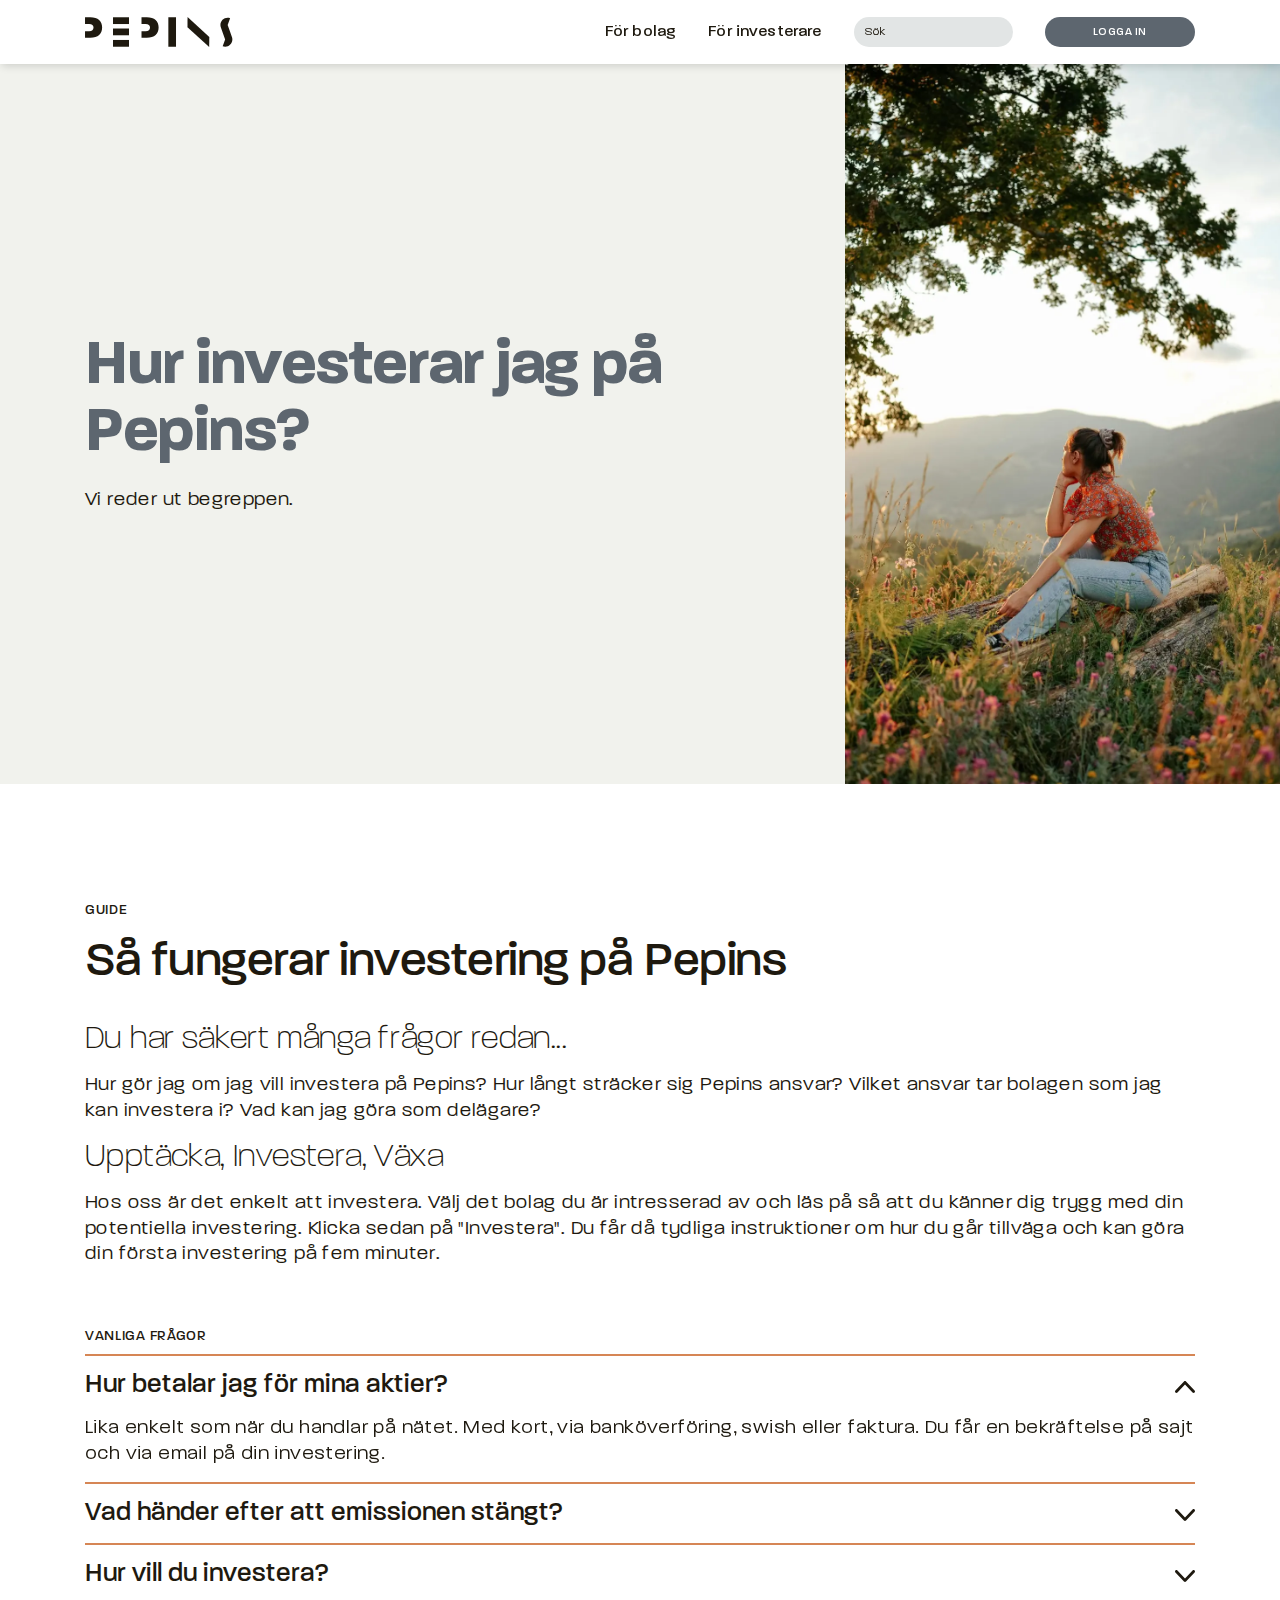
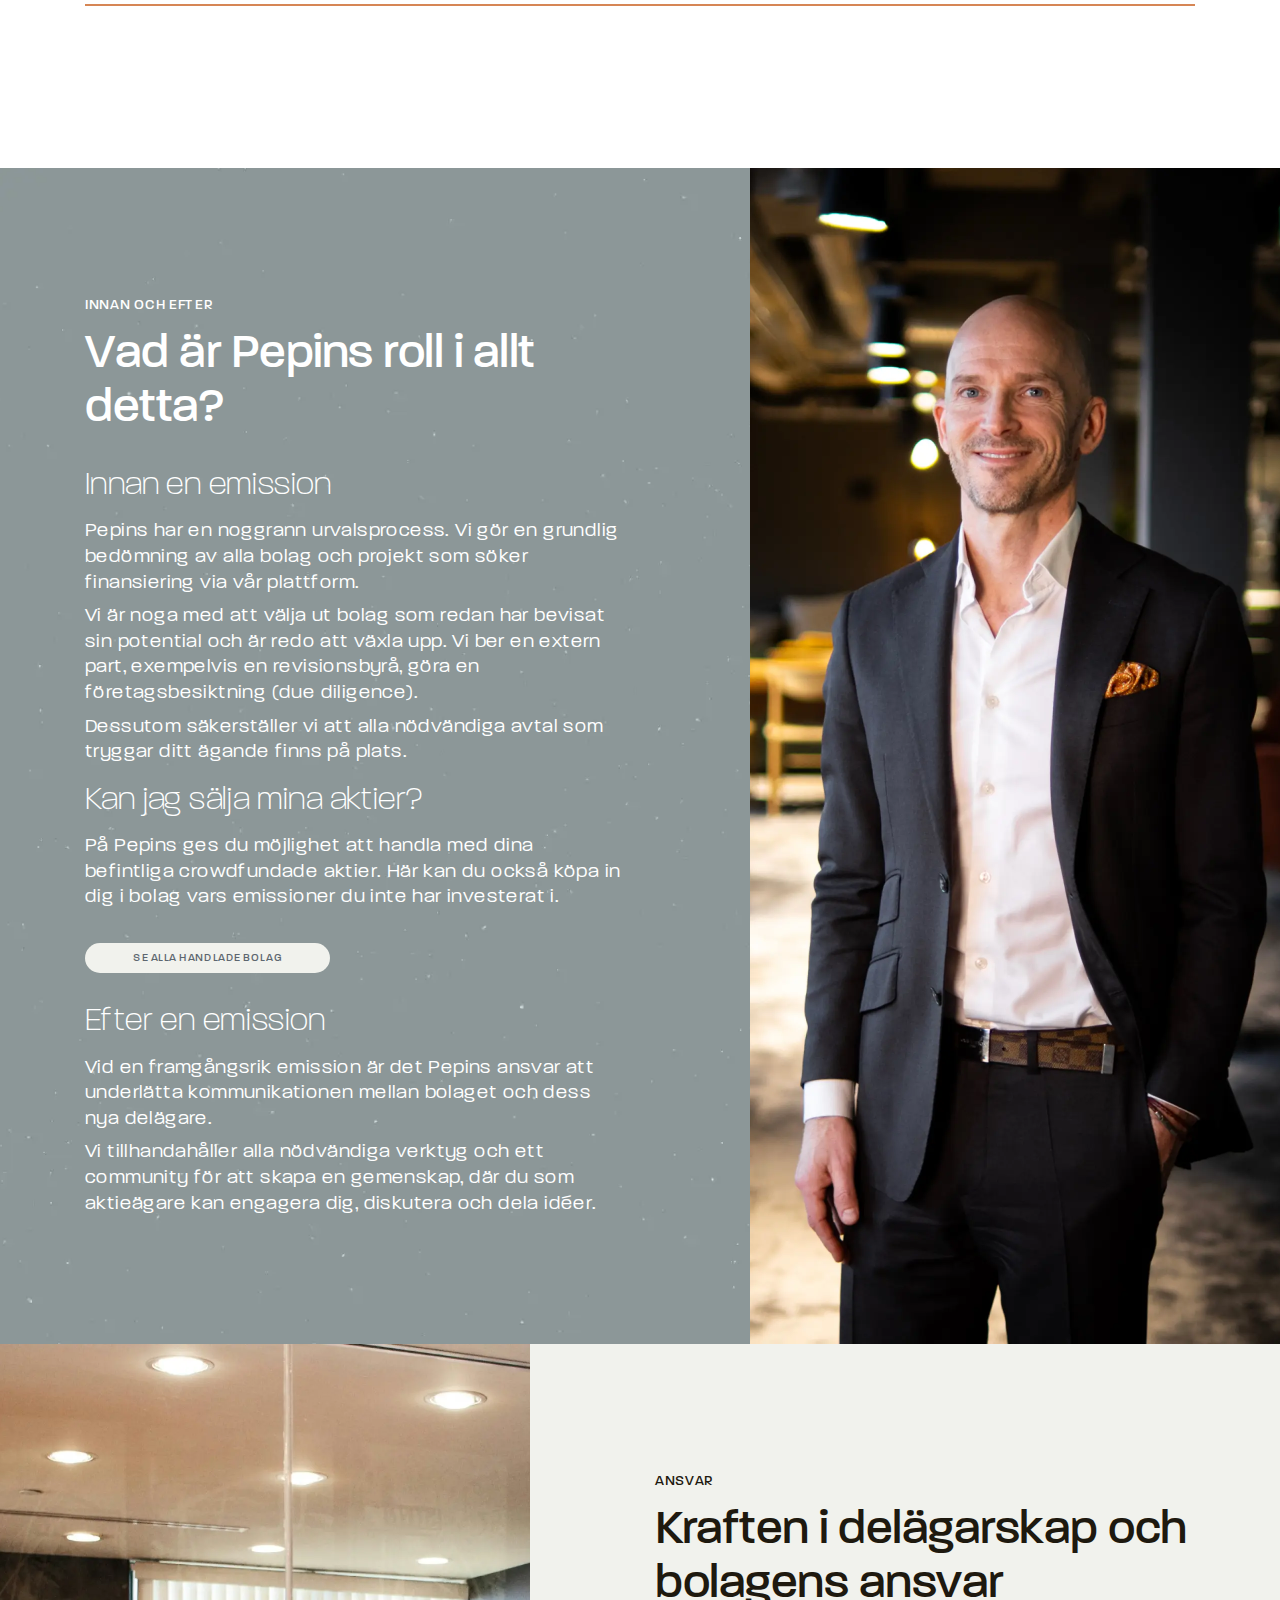
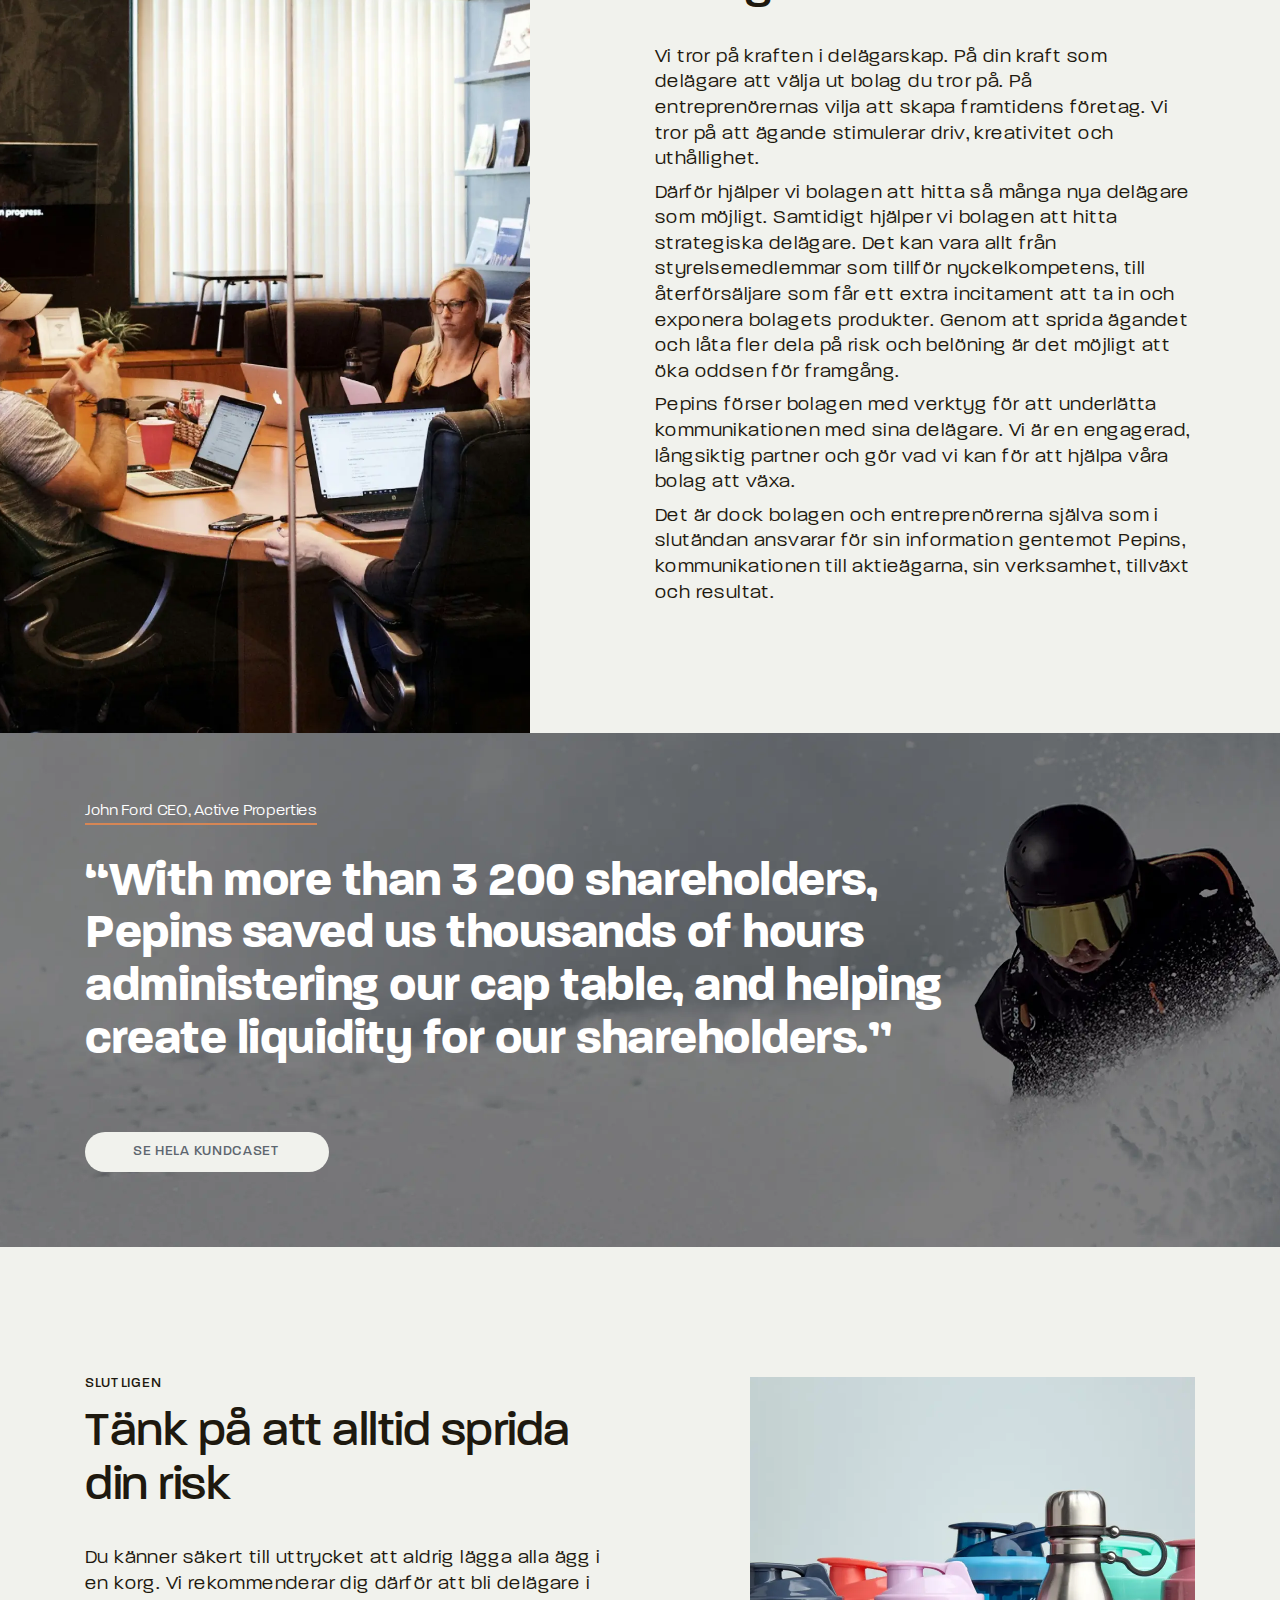
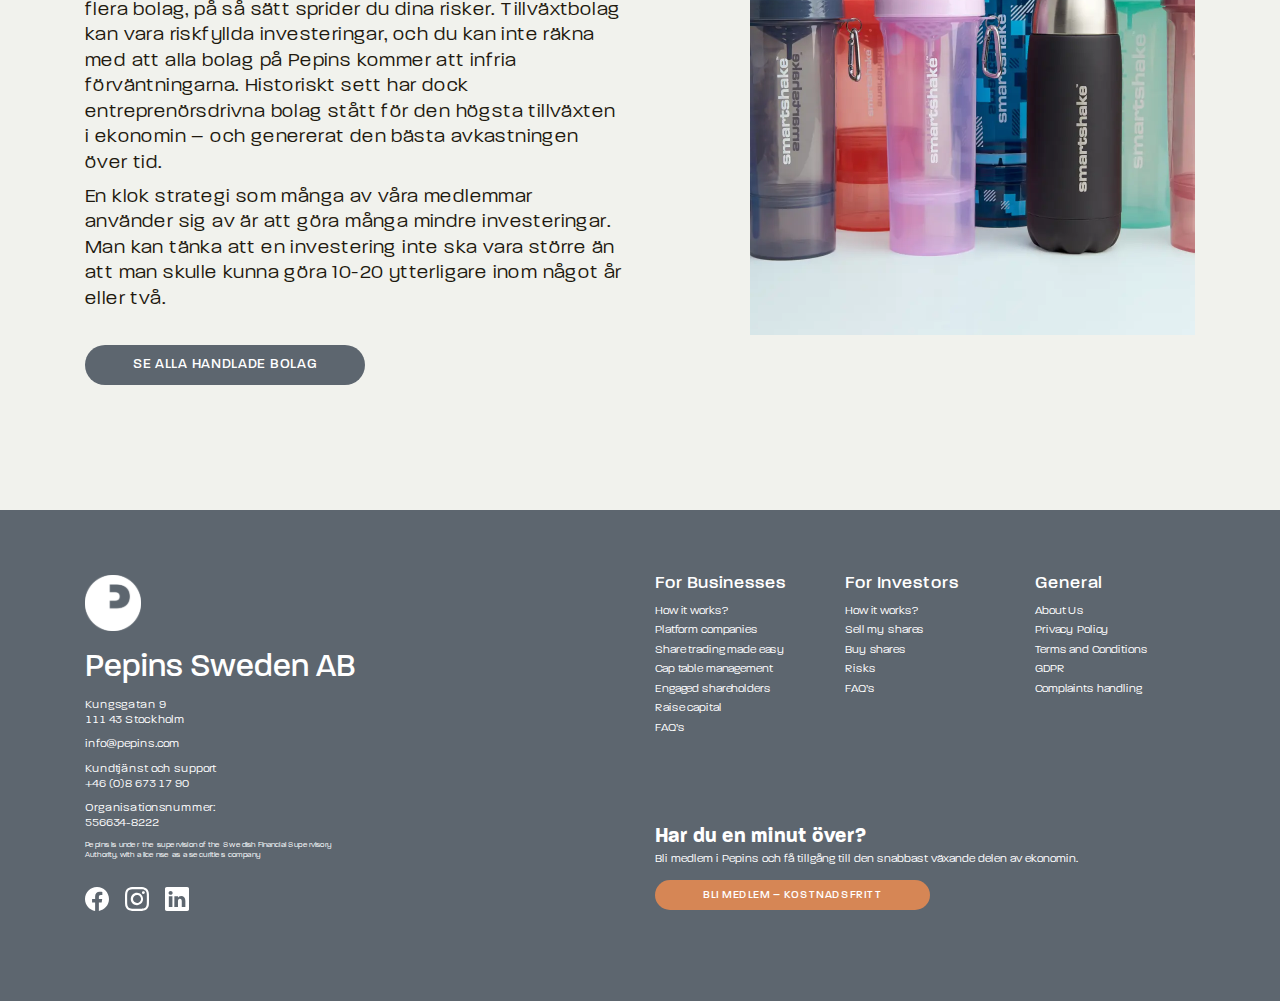
<file: aboutus.html>
<!DOCTYPE html>
<html lang="sv">

<head>
	<title>Pepins</title>
	<meta charset="UTF-8">
	<meta name="format-detection" content="telephone=no">
	<!-- <style>body{opacity: 0;}</style> -->
	<link rel="stylesheet" href="css/style.min.css?_v=20240710153145">
	<link rel="shortcut icon" href="favicon.ico">
	<!-- <meta name="robots" content="noindex, nofollow"> -->
	<meta name="viewport" content="width=device-width, initial-scale=1.0">
</head>

<body>
	<div class="wrapper">
		<header class="header">
			<div class="header__container">
				<div class="header__body">
					<a href="index.html" class="header__logo">
						<img src="img/logo.svg" alt="logo pepins">
					</a>
					<div class="header__menu menu">
						<button type="button" class="menu__icon icon-menu"></button>
						<nav class="menu__body">
							<ul class="menu__list">
								<li class="menu__item">
									<a href="" class="menu__link menu-toggle">För bolag</a>
									<div class="dropdown">
										<ul class="dropdown__list">
											<li class="dropdown__item">
												<h3 class="dropdown__title">
													Rubrik ett exempel
												</h3>
											</li>
											<li class="dropdown__item">
												<a href="" class="dropdown__link">
													<svg width="24" height="24" viewBox="0 0 24 24" fill="none" xmlns="http://www.w3.org/2000/svg">
														<path d="M12 0C9.62663 0 7.30655 0.703788 5.33316 2.02236C3.35977 3.34094 1.8217 5.21508 0.913451 7.4078C0.00519941 9.60051 -0.232441 12.0133 0.230582 14.3411C0.693605 16.6689 1.83649 18.807 3.51472 20.4853C5.19295 22.1635 7.33115 23.3064 9.65892 23.7694C11.9867 24.2324 14.3995 23.9948 16.5922 23.0866C18.7849 22.1783 20.6591 20.6402 21.9776 18.6668C23.2962 16.6935 24 14.3734 24 12C24 10.4241 23.6896 8.8637 23.0866 7.4078C22.4835 5.95189 21.5996 4.62902 20.4853 3.51472C19.371 2.40042 18.0481 1.5165 16.5922 0.913446C15.1363 0.310389 13.5759 0 12 0ZM13.2 16.8C13.2 17.1183 13.0736 17.4235 12.8485 17.6485C12.6235 17.8736 12.3183 18 12 18C11.6817 18 11.3765 17.8736 11.1515 17.6485C10.9264 17.4235 10.8 17.1183 10.8 16.8V10.8C10.8 10.4817 10.9264 10.1765 11.1515 9.95147C11.3765 9.72643 11.6817 9.6 12 9.6C12.3183 9.6 12.6235 9.72643 12.8485 9.95147C13.0736 10.1765 13.2 10.4817 13.2 10.8V16.8ZM12 8.4C11.7627 8.4 11.5307 8.32962 11.3333 8.19776C11.136 8.0659 10.9822 7.87849 10.8913 7.65922C10.8005 7.43995 10.7768 7.19867 10.8231 6.96589C10.8694 6.73311 10.9837 6.51929 11.1515 6.35147C11.3193 6.18365 11.5331 6.06936 11.7659 6.02306C11.9987 5.97675 12.24 6.00052 12.4592 6.09134C12.6785 6.18217 12.8659 6.33598 12.9978 6.53331C13.1296 6.73065 13.2 6.96266 13.2 7.2C13.2 7.51826 13.0736 7.82348 12.8485 8.04853C12.6235 8.27357 12.3183 8.4 12 8.4Z" fill="#D68655" />
													</svg>
													<span>Så fungerar Pepins</span>
												</a>
											</li>
											<li class="dropdown__item">
												<a href="" class="dropdown__link">
													<svg width="24" height="24" viewBox="0 0 24 24" fill="none" xmlns="http://www.w3.org/2000/svg">
														<path d="M12 0C9.62663 0 7.30655 0.703788 5.33316 2.02236C3.35977 3.34094 1.8217 5.21508 0.913451 7.4078C0.00519941 9.60051 -0.232441 12.0133 0.230582 14.3411C0.693605 16.6689 1.83649 18.807 3.51472 20.4853C5.19295 22.1635 7.33115 23.3064 9.65892 23.7694C11.9867 24.2324 14.3995 23.9948 16.5922 23.0865C18.7849 22.1783 20.6591 20.6402 21.9776 18.6668C23.2962 16.6934 24 14.3734 24 12C24 10.4241 23.6896 8.8637 23.0866 7.4078C22.4835 5.95189 21.5996 4.62902 20.4853 3.51472C19.371 2.40041 18.0481 1.5165 16.5922 0.913445C15.1363 0.310389 13.5759 0 12 0ZM12 19.2C11.7627 19.2 11.5307 19.1296 11.3333 18.9978C11.136 18.8659 10.9822 18.6785 10.8913 18.4592C10.8005 18.2399 10.7768 17.9987 10.8231 17.7659C10.8694 17.5331 10.9837 17.3193 11.1515 17.1515C11.3193 16.9836 11.5331 16.8694 11.7659 16.8231C11.9987 16.7768 12.24 16.8005 12.4592 16.8913C12.6785 16.9822 12.8659 17.136 12.9978 17.3333C13.1296 17.5306 13.2 17.7627 13.2 18C13.2 18.3183 13.0736 18.6235 12.8485 18.8485C12.6235 19.0736 12.3183 19.2 12 19.2ZM13.2 13.008V14.4C13.2 14.7183 13.0736 15.0235 12.8485 15.2485C12.6235 15.4736 12.3183 15.6 12 15.6C11.6817 15.6 11.3765 15.4736 11.1515 15.2485C10.9264 15.0235 10.8 14.7183 10.8 14.4V12C10.8 11.6817 10.9264 11.3765 11.1515 11.1515C11.3765 10.9264 11.6817 10.8 12 10.8C12.356 10.8 12.704 10.6944 13 10.4966C13.296 10.2989 13.5267 10.0177 13.663 9.68883C13.7992 9.35992 13.8349 8.998 13.7654 8.64883C13.696 8.29967 13.5245 7.97894 13.2728 7.72721C13.0211 7.47547 12.7003 7.30404 12.3512 7.23458C12.002 7.16513 11.6401 7.20078 11.3112 7.33701C10.9823 7.47325 10.7011 7.70396 10.5034 7.99997C10.3056 8.29598 10.2 8.64399 10.2 9C10.2 9.31826 10.0736 9.62348 9.84853 9.84853C9.62349 10.0736 9.31826 10.2 9 10.2C8.68174 10.2 8.37652 10.0736 8.15148 9.84853C7.92643 9.62348 7.8 9.31826 7.8 9C7.79686 8.22036 8.01079 7.45524 8.41784 6.79029C8.82489 6.12534 9.40899 5.58681 10.1047 5.235C10.8005 4.88319 11.5804 4.73199 12.3573 4.79831C13.1341 4.86464 13.8771 5.14587 14.5031 5.61054C15.1292 6.0752 15.6135 6.70495 15.902 7.42928C16.1904 8.15361 16.2715 8.94392 16.1363 9.71174C16.001 10.4796 15.6547 11.1946 15.1361 11.7767C14.6175 12.3589 13.9471 12.7852 13.2 13.008Z" fill="#D68655" />
													</svg>
													<span>FAQ</span>
												</a>
											</li>
											<li class="dropdown__item">
												<a href="" class="dropdown__link">
													<svg width="24" height="24" viewBox="0 0 24 24" fill="none" xmlns="http://www.w3.org/2000/svg">
														<path d="M12 0C9.62663 0 7.30655 0.703788 5.33316 2.02236C3.35977 3.34094 1.8217 5.21508 0.913451 7.4078C0.00519941 9.60051 -0.232441 12.0133 0.230582 14.3411C0.693605 16.6689 1.83649 18.807 3.51472 20.4853C5.19295 22.1635 7.33115 23.3064 9.65892 23.7694C11.9867 24.2324 14.3995 23.9948 16.5922 23.0866C18.7849 22.1783 20.6591 20.6402 21.9776 18.6668C23.2962 16.6935 24 14.3734 24 12C24 10.4241 23.6896 8.8637 23.0866 7.4078C22.4835 5.95189 21.5996 4.62902 20.4853 3.51472C19.371 2.40042 18.0481 1.5165 16.5922 0.913446C15.1363 0.310389 13.5759 0 12 0ZM13.2 16.8C13.2 17.1183 13.0736 17.4235 12.8485 17.6485C12.6235 17.8736 12.3183 18 12 18C11.6817 18 11.3765 17.8736 11.1515 17.6485C10.9264 17.4235 10.8 17.1183 10.8 16.8V10.8C10.8 10.4817 10.9264 10.1765 11.1515 9.95147C11.3765 9.72643 11.6817 9.6 12 9.6C12.3183 9.6 12.6235 9.72643 12.8485 9.95147C13.0736 10.1765 13.2 10.4817 13.2 10.8V16.8ZM12 8.4C11.7627 8.4 11.5307 8.32962 11.3333 8.19776C11.136 8.0659 10.9822 7.87849 10.8913 7.65922C10.8005 7.43995 10.7768 7.19867 10.8231 6.96589C10.8694 6.73311 10.9837 6.51929 11.1515 6.35147C11.3193 6.18365 11.5331 6.06936 11.7659 6.02306C11.9987 5.97675 12.24 6.00052 12.4592 6.09134C12.6785 6.18217 12.8659 6.33598 12.9978 6.53331C13.1296 6.73065 13.2 6.96266 13.2 7.2C13.2 7.51826 13.0736 7.82348 12.8485 8.04853C12.6235 8.27357 12.3183 8.4 12 8.4Z" fill="#D68655" />
													</svg>
													<span>Så fungerar Pepins</span>
												</a>
											</li>
											<li class="dropdown__item">
												<a href="" class="dropdown__link">
													<svg width="24" height="24" viewBox="0 0 24 24" fill="none" xmlns="http://www.w3.org/2000/svg">
														<circle cx="12" cy="12" r="12" fill="#D68655" />
														<path d="M5 17L10.25 10.25L13.75 14.75L19 8" stroke="white" stroke-width="2.5" stroke-linecap="round" stroke-linejoin="round" />
													</svg>
													<span>Enkel aktiehandel</span>
												</a>
											</li>
										</ul>
										<ul class="dropdown__list">
											<li class="dropdown__item">
												<h3 class="dropdown__title">
													Rubrik två
												</h3>
											</li>
											<li class="dropdown__item">
												<a href="" class="dropdown__link">
													<svg width="24" height="24" viewBox="0 0 24 24" fill="none" xmlns="http://www.w3.org/2000/svg">
														<path d="M12 0C9.62663 0 7.30655 0.703788 5.33316 2.02236C3.35977 3.34094 1.8217 5.21508 0.913451 7.4078C0.00519941 9.60051 -0.232441 12.0133 0.230582 14.3411C0.693605 16.6689 1.83649 18.807 3.51472 20.4853C5.19295 22.1635 7.33115 23.3064 9.65892 23.7694C11.9867 24.2324 14.3995 23.9948 16.5922 23.0866C18.7849 22.1783 20.6591 20.6402 21.9776 18.6668C23.2962 16.6935 24 14.3734 24 12C24 10.4241 23.6896 8.8637 23.0866 7.4078C22.4835 5.95189 21.5996 4.62902 20.4853 3.51472C19.371 2.40042 18.0481 1.5165 16.5922 0.913446C15.1363 0.310389 13.5759 0 12 0ZM13.2 16.8C13.2 17.1183 13.0736 17.4235 12.8485 17.6485C12.6235 17.8736 12.3183 18 12 18C11.6817 18 11.3765 17.8736 11.1515 17.6485C10.9264 17.4235 10.8 17.1183 10.8 16.8V10.8C10.8 10.4817 10.9264 10.1765 11.1515 9.95147C11.3765 9.72643 11.6817 9.6 12 9.6C12.3183 9.6 12.6235 9.72643 12.8485 9.95147C13.0736 10.1765 13.2 10.4817 13.2 10.8V16.8ZM12 8.4C11.7627 8.4 11.5307 8.32962 11.3333 8.19776C11.136 8.0659 10.9822 7.87849 10.8913 7.65922C10.8005 7.43995 10.7768 7.19867 10.8231 6.96589C10.8694 6.73311 10.9837 6.51929 11.1515 6.35147C11.3193 6.18365 11.5331 6.06936 11.7659 6.02306C11.9987 5.97675 12.24 6.00052 12.4592 6.09134C12.6785 6.18217 12.8659 6.33598 12.9978 6.53331C13.1296 6.73065 13.2 6.96266 13.2 7.2C13.2 7.51826 13.0736 7.82348 12.8485 8.04853C12.6235 8.27357 12.3183 8.4 12 8.4Z" fill="#D68655" />
													</svg>
													<span>Så fungerar Pepins</span>
												</a>
											</li>
											<li class="dropdown__item">
												<a href="" class="dropdown__link">
													<svg width="24" height="24" viewBox="0 0 24 24" fill="none" xmlns="http://www.w3.org/2000/svg">
														<path d="M12 0C9.62663 0 7.30655 0.703788 5.33316 2.02236C3.35977 3.34094 1.8217 5.21508 0.913451 7.4078C0.00519941 9.60051 -0.232441 12.0133 0.230582 14.3411C0.693605 16.6689 1.83649 18.807 3.51472 20.4853C5.19295 22.1635 7.33115 23.3064 9.65892 23.7694C11.9867 24.2324 14.3995 23.9948 16.5922 23.0865C18.7849 22.1783 20.6591 20.6402 21.9776 18.6668C23.2962 16.6934 24 14.3734 24 12C24 10.4241 23.6896 8.8637 23.0866 7.4078C22.4835 5.95189 21.5996 4.62902 20.4853 3.51472C19.371 2.40041 18.0481 1.5165 16.5922 0.913445C15.1363 0.310389 13.5759 0 12 0ZM12 19.2C11.7627 19.2 11.5307 19.1296 11.3333 18.9978C11.136 18.8659 10.9822 18.6785 10.8913 18.4592C10.8005 18.2399 10.7768 17.9987 10.8231 17.7659C10.8694 17.5331 10.9837 17.3193 11.1515 17.1515C11.3193 16.9836 11.5331 16.8694 11.7659 16.8231C11.9987 16.7768 12.24 16.8005 12.4592 16.8913C12.6785 16.9822 12.8659 17.136 12.9978 17.3333C13.1296 17.5306 13.2 17.7627 13.2 18C13.2 18.3183 13.0736 18.6235 12.8485 18.8485C12.6235 19.0736 12.3183 19.2 12 19.2ZM13.2 13.008V14.4C13.2 14.7183 13.0736 15.0235 12.8485 15.2485C12.6235 15.4736 12.3183 15.6 12 15.6C11.6817 15.6 11.3765 15.4736 11.1515 15.2485C10.9264 15.0235 10.8 14.7183 10.8 14.4V12C10.8 11.6817 10.9264 11.3765 11.1515 11.1515C11.3765 10.9264 11.6817 10.8 12 10.8C12.356 10.8 12.704 10.6944 13 10.4966C13.296 10.2989 13.5267 10.0177 13.663 9.68883C13.7992 9.35992 13.8349 8.998 13.7654 8.64883C13.696 8.29967 13.5245 7.97894 13.2728 7.72721C13.0211 7.47547 12.7003 7.30404 12.3512 7.23458C12.002 7.16513 11.6401 7.20078 11.3112 7.33701C10.9823 7.47325 10.7011 7.70396 10.5034 7.99997C10.3056 8.29598 10.2 8.64399 10.2 9C10.2 9.31826 10.0736 9.62348 9.84853 9.84853C9.62349 10.0736 9.31826 10.2 9 10.2C8.68174 10.2 8.37652 10.0736 8.15148 9.84853C7.92643 9.62348 7.8 9.31826 7.8 9C7.79686 8.22036 8.01079 7.45524 8.41784 6.79029C8.82489 6.12534 9.40899 5.58681 10.1047 5.235C10.8005 4.88319 11.5804 4.73199 12.3573 4.79831C13.1341 4.86464 13.8771 5.14587 14.5031 5.61054C15.1292 6.0752 15.6135 6.70495 15.902 7.42928C16.1904 8.15361 16.2715 8.94392 16.1363 9.71174C16.001 10.4796 15.6547 11.1946 15.1361 11.7767C14.6175 12.3589 13.9471 12.7852 13.2 13.008Z" fill="#D68655" />
													</svg>
													<span>FAQ</span>
												</a>
											</li>
											<li class="dropdown__item">
												<a href="" class="dropdown__link">
													<svg width="24" height="24" viewBox="0 0 24 24" fill="none" xmlns="http://www.w3.org/2000/svg">
														<path d="M12 0C9.62663 0 7.30655 0.703788 5.33316 2.02236C3.35977 3.34094 1.8217 5.21508 0.913451 7.4078C0.00519941 9.60051 -0.232441 12.0133 0.230582 14.3411C0.693605 16.6689 1.83649 18.807 3.51472 20.4853C5.19295 22.1635 7.33115 23.3064 9.65892 23.7694C11.9867 24.2324 14.3995 23.9948 16.5922 23.0866C18.7849 22.1783 20.6591 20.6402 21.9776 18.6668C23.2962 16.6935 24 14.3734 24 12C24 10.4241 23.6896 8.8637 23.0866 7.4078C22.4835 5.95189 21.5996 4.62902 20.4853 3.51472C19.371 2.40042 18.0481 1.5165 16.5922 0.913446C15.1363 0.310389 13.5759 0 12 0ZM13.2 16.8C13.2 17.1183 13.0736 17.4235 12.8485 17.6485C12.6235 17.8736 12.3183 18 12 18C11.6817 18 11.3765 17.8736 11.1515 17.6485C10.9264 17.4235 10.8 17.1183 10.8 16.8V10.8C10.8 10.4817 10.9264 10.1765 11.1515 9.95147C11.3765 9.72643 11.6817 9.6 12 9.6C12.3183 9.6 12.6235 9.72643 12.8485 9.95147C13.0736 10.1765 13.2 10.4817 13.2 10.8V16.8ZM12 8.4C11.7627 8.4 11.5307 8.32962 11.3333 8.19776C11.136 8.0659 10.9822 7.87849 10.8913 7.65922C10.8005 7.43995 10.7768 7.19867 10.8231 6.96589C10.8694 6.73311 10.9837 6.51929 11.1515 6.35147C11.3193 6.18365 11.5331 6.06936 11.7659 6.02306C11.9987 5.97675 12.24 6.00052 12.4592 6.09134C12.6785 6.18217 12.8659 6.33598 12.9978 6.53331C13.1296 6.73065 13.2 6.96266 13.2 7.2C13.2 7.51826 13.0736 7.82348 12.8485 8.04853C12.6235 8.27357 12.3183 8.4 12 8.4Z" fill="#D68655" />
													</svg>
													<span>Så fungerar Pepins</span>
												</a>
											</li>
											<li class="dropdown__item">
												<a href="" class="dropdown__link">
													<svg width="24" height="24" viewBox="0 0 24 24" fill="none" xmlns="http://www.w3.org/2000/svg">
														<circle cx="12" cy="12" r="12" fill="#D68655" />
														<path d="M5 17L10.25 10.25L13.75 14.75L19 8" stroke="white" stroke-width="2.5" stroke-linecap="round" stroke-linejoin="round" />
													</svg>
													<span>Enkel aktiehandel</span>
												</a>
											</li>
										</ul>
										<ul class="dropdown__list">
											<li class="dropdown__item">
												<h3 class="dropdown__title">
													En tredje rubrik
												</h3>
											</li>
											<li class="dropdown__item">
												<a href="" class="dropdown__link">
													<svg width="24" height="16" viewBox="0 0 24 16" fill="none" xmlns="http://www.w3.org/2000/svg">
														<path d="M1.33333 2.66666C2.06971 2.66666 2.66666 2.06971 2.66666 1.33333C2.66666 0.596952 2.06971 0 1.33333 0C0.596952 0 0 0.596952 0 1.33333C0 2.06971 0.596952 2.66666 1.33333 2.66666Z" fill="#D68655" />
														<path d="M1.33333 9.33332C2.06971 9.33332 2.66666 8.73636 2.66666 7.99999C2.66666 7.26361 2.06971 6.66666 1.33333 6.66666C0.596952 6.66666 0 7.26361 0 7.99999C0 8.73636 0.596952 9.33332 1.33333 9.33332Z" fill="#D68655" />
														<path d="M1.33333 16C2.06971 16 2.66666 15.403 2.66666 14.6667C2.66666 13.9303 2.06971 13.3333 1.33333 13.3333C0.596952 13.3333 0 13.9303 0 14.6667C0 15.403 0.596952 16 1.33333 16Z" fill="#D68655" />
														<path d="M22.7467 6.66666H6.5867C5.89451 6.66666 5.33337 7.22779 5.33337 7.91999V8.07999C5.33337 8.77218 5.89451 9.33332 6.5867 9.33332H22.7467C23.4389 9.33332 24 8.77218 24 8.07999V7.91999C24 7.22779 23.4389 6.66666 22.7467 6.66666Z" fill="#D68655" />
														<path d="M22.7467 13.3333H6.5867C5.89451 13.3333 5.33337 13.8945 5.33337 14.5867V14.7466C5.33337 15.4388 5.89451 16 6.5867 16H22.7467C23.4389 16 24 15.4388 24 14.7466V14.5867C24 13.8945 23.4389 13.3333 22.7467 13.3333Z" fill="#D68655" />
														<path d="M22.7467 1.52588e-05H6.5867C5.89451 1.52588e-05 5.33337 0.56115 5.33337 1.25335V1.41334C5.33337 2.10554 5.89451 2.66667 6.5867 2.66667H22.7467C23.4389 2.66667 24 2.10554 24 1.41334V1.25335C24 0.56115 23.4389 1.52588e-05 22.7467 1.52588e-05Z" fill="#D68655" />
													</svg>
													<span>Se alla bolag på Pepins</span>
												</a>
											</li>
											<li class="dropdown__item">
												<a href="" class="dropdown__link">
													<svg width="24" height="22" viewBox="0 0 24 22" fill="none" xmlns="http://www.w3.org/2000/svg">
														<path d="M23.4289 0.412607L23.4298 0.413333C23.5752 0.531646 23.6931 0.682362 23.7745 0.854433C23.8559 1.02639 23.8987 1.21514 23.8996 1.40666C23.8996 1.40679 23.8996 1.40693 23.8996 1.40707L23.8996 18.1559L23.8996 18.1583C23.9066 18.4533 23.8141 18.7414 23.6383 18.9734C23.4625 19.2055 23.2146 19.367 22.937 19.4314L12.2819 21.9H12H11.7181L1.06296 19.4314C0.785401 19.367 0.537458 19.2055 0.361704 18.9734C0.185907 18.7414 0.093372 18.4533 0.100374 18.1583H0.100402V18.1559V1.40662H0.100431L0.100374 1.40424C0.0957431 1.2102 0.134169 1.01772 0.212622 0.841489C0.29107 0.665263 0.407411 0.510051 0.552579 0.387527C0.697734 0.265013 0.867904 0.178387 1.05007 0.134021C1.23221 0.089663 1.42173 0.0886697 1.60429 0.131113C1.60431 0.131119 1.60434 0.131124 1.60436 0.13113L11.9772 2.56111L11.9999 2.56643L12.0226 2.56117L22.3947 0.158803C22.3948 0.158773 22.395 0.158742 22.3951 0.158712C22.5747 0.118842 22.7607 0.12089 22.9394 0.164713C23.1183 0.208571 23.2856 0.293205 23.4289 0.412607ZM2.68955 3.02532L2.56698 2.99692V3.12274V17.0576V17.1371L2.64441 17.155L10.6441 19.0084L10.7667 19.0368V18.911V4.97614V4.89666L10.6893 4.87872L2.68955 3.02532ZM21.3556 17.155L21.433 17.1371V17.0576V3.12274V2.99692L21.3105 3.02532L13.3107 4.87872L13.2333 4.89666V4.97614V18.911V19.0368L13.3559 19.0084L21.3556 17.155Z" fill="#D68655" stroke="white" stroke-width="0.2" />
													</svg>
													<span>Hantering av aktiebok</span>
												</a>
											</li>
											<li class="dropdown__item">
												<a href="" class="dropdown__link">
													<svg width="24" height="22" viewBox="0 0 24 22" fill="none" xmlns="http://www.w3.org/2000/svg">
														<path d="M8.4001 9.6C9.34945 9.6 10.2775 9.31849 11.0668 8.79106C11.8562 8.26363 12.4714 7.51397 12.8347 6.63688C13.198 5.7598 13.2931 4.79468 13.1079 3.86357C12.9227 2.93246 12.4655 2.07718 11.7942 1.40589C11.1229 0.734597 10.2676 0.277442 9.33653 0.0922328C8.40542 -0.0929762 7.4403 0.00207975 6.56322 0.36538C5.68613 0.728681 4.93647 1.34391 4.40904 2.13327C3.88161 2.92262 3.6001 3.85065 3.6001 4.8C3.6001 6.07304 4.10581 7.29394 5.00598 8.19412C5.90616 9.09429 7.12706 9.6 8.4001 9.6ZM8.4001 2.4C8.87477 2.4 9.33879 2.54076 9.73347 2.80448C10.1281 3.06819 10.4358 3.44302 10.6174 3.88156C10.7991 4.3201 10.8466 4.80266 10.754 5.26822C10.6614 5.73377 10.4328 6.16141 10.0972 6.49706C9.76151 6.8327 9.33387 7.06128 8.86831 7.15389C8.40276 7.24649 7.9202 7.19896 7.48166 7.01731C7.04312 6.83566 6.66829 6.52805 6.40457 6.13337C6.14086 5.73869 6.0001 5.27468 6.0001 4.8C6.0001 4.16348 6.25295 3.55303 6.70304 3.10295C7.15313 2.65286 7.76358 2.4 8.4001 2.4Z" fill="#D68655" />
														<path d="M18 12C18.712 12 19.4081 11.7889 20.0001 11.3933C20.5921 10.9977 21.0535 10.4355 21.326 9.77766C21.5985 9.11984 21.6698 8.396 21.5309 7.69767C21.3919 6.99934 21.0491 6.35788 20.5456 5.85441C20.0421 5.35094 19.4007 5.00808 18.7024 4.86917C18.004 4.73026 17.2802 4.80156 16.6224 5.07403C15.9646 5.34651 15.4023 5.80793 15.0067 6.39994C14.6112 6.99196 14.4 7.68798 14.4 8.4C14.4 9.35478 14.7793 10.2705 15.4544 10.9456C16.1296 11.6207 17.0452 12 18 12ZM18 7.2C18.2374 7.2 18.4694 7.27038 18.6667 7.40223C18.864 7.53409 19.0179 7.72151 19.1087 7.94078C19.1995 8.16005 19.2233 8.40133 19.177 8.63411C19.1307 8.86688 19.0164 9.0807 18.8486 9.24853C18.6807 9.41635 18.4669 9.53064 18.2341 9.57694C18.0014 9.62324 17.7601 9.59948 17.5408 9.50865C17.3215 9.41783 17.1341 9.26402 17.0023 9.06668C16.8704 8.86934 16.8 8.63733 16.8 8.4C16.8 8.08174 16.9265 7.77651 17.1515 7.55147C17.3765 7.32643 17.6818 7.2 18 7.2Z" fill="#D68655" />
														<path d="M18 13.2C16.6702 13.2015 15.3785 13.6447 14.328 14.46C13.1526 13.2892 11.6569 12.4927 10.0294 12.1709C8.40191 11.8491 6.71558 12.0164 5.18307 12.6518C3.65056 13.2871 2.3405 14.362 1.41809 15.7409C0.495683 17.1198 0.00224423 18.741 0 20.4C0 20.7183 0.126428 21.0235 0.351472 21.2485C0.576515 21.4736 0.88174 21.6 1.2 21.6C1.51826 21.6 1.82348 21.4736 2.04853 21.2485C2.27357 21.0235 2.4 20.7183 2.4 20.4C2.4 18.8087 3.03214 17.2826 4.15736 16.1574C5.28258 15.0321 6.8087 14.4 8.4 14.4C9.9913 14.4 11.5174 15.0321 12.6426 16.1574C13.7679 17.2826 14.4 18.8087 14.4 20.4C14.4 20.7183 14.5264 21.0235 14.7515 21.2485C14.9765 21.4736 15.2817 21.6 15.6 21.6C15.9183 21.6 16.2235 21.4736 16.4485 21.2485C16.6736 21.0235 16.8 20.7183 16.8 20.4C16.8029 18.9941 16.4477 17.6107 15.768 16.38C16.2983 15.961 16.9359 15.6997 17.6078 15.626C18.2796 15.5524 18.9587 15.6693 19.5672 15.9636C20.1756 16.2578 20.689 16.7174 21.0485 17.2898C21.408 17.8621 21.5991 18.5241 21.6 19.2C21.6 19.5183 21.7264 19.8235 21.9515 20.0485C22.1765 20.2736 22.4817 20.4 22.8 20.4C23.1183 20.4 23.4235 20.2736 23.6485 20.0485C23.8736 19.8235 24 19.5183 24 19.2C24 17.6087 23.3679 16.0826 22.2426 14.9574C21.1174 13.8321 19.5913 13.2 18 13.2Z" fill="#D68655" />
													</svg>
													<span>Aktieinspiration</span>
												</a>
											</li>
										</ul>
									</div>
								</li>
								<li class="menu__item">
									<a href="" class="menu__link menu-toggle">För investerare</a>
									<div class="dropdown">
										<ul class="dropdown__list">
											<li class="dropdown__item">
												<h3 class="dropdown__title">
													Rubrik ett exempel
												</h3>
											</li>
											<li class="dropdown__item">
												<a href="" class="dropdown__link">
													<svg width="24" height="24" viewBox="0 0 24 24" fill="none" xmlns="http://www.w3.org/2000/svg">
														<path d="M12 0C9.62663 0 7.30655 0.703788 5.33316 2.02236C3.35977 3.34094 1.8217 5.21508 0.913451 7.4078C0.00519941 9.60051 -0.232441 12.0133 0.230582 14.3411C0.693605 16.6689 1.83649 18.807 3.51472 20.4853C5.19295 22.1635 7.33115 23.3064 9.65892 23.7694C11.9867 24.2324 14.3995 23.9948 16.5922 23.0866C18.7849 22.1783 20.6591 20.6402 21.9776 18.6668C23.2962 16.6935 24 14.3734 24 12C24 10.4241 23.6896 8.8637 23.0866 7.4078C22.4835 5.95189 21.5996 4.62902 20.4853 3.51472C19.371 2.40042 18.0481 1.5165 16.5922 0.913446C15.1363 0.310389 13.5759 0 12 0ZM13.2 16.8C13.2 17.1183 13.0736 17.4235 12.8485 17.6485C12.6235 17.8736 12.3183 18 12 18C11.6817 18 11.3765 17.8736 11.1515 17.6485C10.9264 17.4235 10.8 17.1183 10.8 16.8V10.8C10.8 10.4817 10.9264 10.1765 11.1515 9.95147C11.3765 9.72643 11.6817 9.6 12 9.6C12.3183 9.6 12.6235 9.72643 12.8485 9.95147C13.0736 10.1765 13.2 10.4817 13.2 10.8V16.8ZM12 8.4C11.7627 8.4 11.5307 8.32962 11.3333 8.19776C11.136 8.0659 10.9822 7.87849 10.8913 7.65922C10.8005 7.43995 10.7768 7.19867 10.8231 6.96589C10.8694 6.73311 10.9837 6.51929 11.1515 6.35147C11.3193 6.18365 11.5331 6.06936 11.7659 6.02306C11.9987 5.97675 12.24 6.00052 12.4592 6.09134C12.6785 6.18217 12.8659 6.33598 12.9978 6.53331C13.1296 6.73065 13.2 6.96266 13.2 7.2C13.2 7.51826 13.0736 7.82348 12.8485 8.04853C12.6235 8.27357 12.3183 8.4 12 8.4Z" fill="#D68655" />
													</svg>
													<span>Så fungerar Pepins</span>
												</a>
											</li>
											<li class="dropdown__item">
												<a href="" class="dropdown__link">
													<svg width="24" height="24" viewBox="0 0 24 24" fill="none" xmlns="http://www.w3.org/2000/svg">
														<path d="M12 0C9.62663 0 7.30655 0.703788 5.33316 2.02236C3.35977 3.34094 1.8217 5.21508 0.913451 7.4078C0.00519941 9.60051 -0.232441 12.0133 0.230582 14.3411C0.693605 16.6689 1.83649 18.807 3.51472 20.4853C5.19295 22.1635 7.33115 23.3064 9.65892 23.7694C11.9867 24.2324 14.3995 23.9948 16.5922 23.0865C18.7849 22.1783 20.6591 20.6402 21.9776 18.6668C23.2962 16.6934 24 14.3734 24 12C24 10.4241 23.6896 8.8637 23.0866 7.4078C22.4835 5.95189 21.5996 4.62902 20.4853 3.51472C19.371 2.40041 18.0481 1.5165 16.5922 0.913445C15.1363 0.310389 13.5759 0 12 0ZM12 19.2C11.7627 19.2 11.5307 19.1296 11.3333 18.9978C11.136 18.8659 10.9822 18.6785 10.8913 18.4592C10.8005 18.2399 10.7768 17.9987 10.8231 17.7659C10.8694 17.5331 10.9837 17.3193 11.1515 17.1515C11.3193 16.9836 11.5331 16.8694 11.7659 16.8231C11.9987 16.7768 12.24 16.8005 12.4592 16.8913C12.6785 16.9822 12.8659 17.136 12.9978 17.3333C13.1296 17.5306 13.2 17.7627 13.2 18C13.2 18.3183 13.0736 18.6235 12.8485 18.8485C12.6235 19.0736 12.3183 19.2 12 19.2ZM13.2 13.008V14.4C13.2 14.7183 13.0736 15.0235 12.8485 15.2485C12.6235 15.4736 12.3183 15.6 12 15.6C11.6817 15.6 11.3765 15.4736 11.1515 15.2485C10.9264 15.0235 10.8 14.7183 10.8 14.4V12C10.8 11.6817 10.9264 11.3765 11.1515 11.1515C11.3765 10.9264 11.6817 10.8 12 10.8C12.356 10.8 12.704 10.6944 13 10.4966C13.296 10.2989 13.5267 10.0177 13.663 9.68883C13.7992 9.35992 13.8349 8.998 13.7654 8.64883C13.696 8.29967 13.5245 7.97894 13.2728 7.72721C13.0211 7.47547 12.7003 7.30404 12.3512 7.23458C12.002 7.16513 11.6401 7.20078 11.3112 7.33701C10.9823 7.47325 10.7011 7.70396 10.5034 7.99997C10.3056 8.29598 10.2 8.64399 10.2 9C10.2 9.31826 10.0736 9.62348 9.84853 9.84853C9.62349 10.0736 9.31826 10.2 9 10.2C8.68174 10.2 8.37652 10.0736 8.15148 9.84853C7.92643 9.62348 7.8 9.31826 7.8 9C7.79686 8.22036 8.01079 7.45524 8.41784 6.79029C8.82489 6.12534 9.40899 5.58681 10.1047 5.235C10.8005 4.88319 11.5804 4.73199 12.3573 4.79831C13.1341 4.86464 13.8771 5.14587 14.5031 5.61054C15.1292 6.0752 15.6135 6.70495 15.902 7.42928C16.1904 8.15361 16.2715 8.94392 16.1363 9.71174C16.001 10.4796 15.6547 11.1946 15.1361 11.7767C14.6175 12.3589 13.9471 12.7852 13.2 13.008Z" fill="#D68655" />
													</svg>
													<span>FAQ</span>
												</a>
											</li>
											<li class="dropdown__item">
												<a href="" class="dropdown__link">
													<svg width="24" height="24" viewBox="0 0 24 24" fill="none" xmlns="http://www.w3.org/2000/svg">
														<path d="M12 0C9.62663 0 7.30655 0.703788 5.33316 2.02236C3.35977 3.34094 1.8217 5.21508 0.913451 7.4078C0.00519941 9.60051 -0.232441 12.0133 0.230582 14.3411C0.693605 16.6689 1.83649 18.807 3.51472 20.4853C5.19295 22.1635 7.33115 23.3064 9.65892 23.7694C11.9867 24.2324 14.3995 23.9948 16.5922 23.0866C18.7849 22.1783 20.6591 20.6402 21.9776 18.6668C23.2962 16.6935 24 14.3734 24 12C24 10.4241 23.6896 8.8637 23.0866 7.4078C22.4835 5.95189 21.5996 4.62902 20.4853 3.51472C19.371 2.40042 18.0481 1.5165 16.5922 0.913446C15.1363 0.310389 13.5759 0 12 0ZM13.2 16.8C13.2 17.1183 13.0736 17.4235 12.8485 17.6485C12.6235 17.8736 12.3183 18 12 18C11.6817 18 11.3765 17.8736 11.1515 17.6485C10.9264 17.4235 10.8 17.1183 10.8 16.8V10.8C10.8 10.4817 10.9264 10.1765 11.1515 9.95147C11.3765 9.72643 11.6817 9.6 12 9.6C12.3183 9.6 12.6235 9.72643 12.8485 9.95147C13.0736 10.1765 13.2 10.4817 13.2 10.8V16.8ZM12 8.4C11.7627 8.4 11.5307 8.32962 11.3333 8.19776C11.136 8.0659 10.9822 7.87849 10.8913 7.65922C10.8005 7.43995 10.7768 7.19867 10.8231 6.96589C10.8694 6.73311 10.9837 6.51929 11.1515 6.35147C11.3193 6.18365 11.5331 6.06936 11.7659 6.02306C11.9987 5.97675 12.24 6.00052 12.4592 6.09134C12.6785 6.18217 12.8659 6.33598 12.9978 6.53331C13.1296 6.73065 13.2 6.96266 13.2 7.2C13.2 7.51826 13.0736 7.82348 12.8485 8.04853C12.6235 8.27357 12.3183 8.4 12 8.4Z" fill="#D68655" />
													</svg>
													<span>Så fungerar Pepins</span>
												</a>
											</li>
											<li class="dropdown__item">
												<a href="" class="dropdown__link">
													<svg width="24" height="24" viewBox="0 0 24 24" fill="none" xmlns="http://www.w3.org/2000/svg">
														<circle cx="12" cy="12" r="12" fill="#D68655" />
														<path d="M5 17L10.25 10.25L13.75 14.75L19 8" stroke="white" stroke-width="2.5" stroke-linecap="round" stroke-linejoin="round" />
													</svg>
													<span>Enkel aktiehandel</span>
												</a>
											</li>
										</ul>
										<ul class="dropdown__list">
											<li class="dropdown__item">
												<h3 class="dropdown__title">
													Rubrik två
												</h3>
											</li>
											<li class="dropdown__item">
												<a href="" class="dropdown__link">
													<svg width="24" height="24" viewBox="0 0 24 24" fill="none" xmlns="http://www.w3.org/2000/svg">
														<path d="M12 0C9.62663 0 7.30655 0.703788 5.33316 2.02236C3.35977 3.34094 1.8217 5.21508 0.913451 7.4078C0.00519941 9.60051 -0.232441 12.0133 0.230582 14.3411C0.693605 16.6689 1.83649 18.807 3.51472 20.4853C5.19295 22.1635 7.33115 23.3064 9.65892 23.7694C11.9867 24.2324 14.3995 23.9948 16.5922 23.0866C18.7849 22.1783 20.6591 20.6402 21.9776 18.6668C23.2962 16.6935 24 14.3734 24 12C24 10.4241 23.6896 8.8637 23.0866 7.4078C22.4835 5.95189 21.5996 4.62902 20.4853 3.51472C19.371 2.40042 18.0481 1.5165 16.5922 0.913446C15.1363 0.310389 13.5759 0 12 0ZM13.2 16.8C13.2 17.1183 13.0736 17.4235 12.8485 17.6485C12.6235 17.8736 12.3183 18 12 18C11.6817 18 11.3765 17.8736 11.1515 17.6485C10.9264 17.4235 10.8 17.1183 10.8 16.8V10.8C10.8 10.4817 10.9264 10.1765 11.1515 9.95147C11.3765 9.72643 11.6817 9.6 12 9.6C12.3183 9.6 12.6235 9.72643 12.8485 9.95147C13.0736 10.1765 13.2 10.4817 13.2 10.8V16.8ZM12 8.4C11.7627 8.4 11.5307 8.32962 11.3333 8.19776C11.136 8.0659 10.9822 7.87849 10.8913 7.65922C10.8005 7.43995 10.7768 7.19867 10.8231 6.96589C10.8694 6.73311 10.9837 6.51929 11.1515 6.35147C11.3193 6.18365 11.5331 6.06936 11.7659 6.02306C11.9987 5.97675 12.24 6.00052 12.4592 6.09134C12.6785 6.18217 12.8659 6.33598 12.9978 6.53331C13.1296 6.73065 13.2 6.96266 13.2 7.2C13.2 7.51826 13.0736 7.82348 12.8485 8.04853C12.6235 8.27357 12.3183 8.4 12 8.4Z" fill="#D68655" />
													</svg>
													<span>Så fungerar Pepins</span>
												</a>
											</li>
											<li class="dropdown__item">
												<a href="" class="dropdown__link">
													<svg width="24" height="24" viewBox="0 0 24 24" fill="none" xmlns="http://www.w3.org/2000/svg">
														<path d="M12 0C9.62663 0 7.30655 0.703788 5.33316 2.02236C3.35977 3.34094 1.8217 5.21508 0.913451 7.4078C0.00519941 9.60051 -0.232441 12.0133 0.230582 14.3411C0.693605 16.6689 1.83649 18.807 3.51472 20.4853C5.19295 22.1635 7.33115 23.3064 9.65892 23.7694C11.9867 24.2324 14.3995 23.9948 16.5922 23.0865C18.7849 22.1783 20.6591 20.6402 21.9776 18.6668C23.2962 16.6934 24 14.3734 24 12C24 10.4241 23.6896 8.8637 23.0866 7.4078C22.4835 5.95189 21.5996 4.62902 20.4853 3.51472C19.371 2.40041 18.0481 1.5165 16.5922 0.913445C15.1363 0.310389 13.5759 0 12 0ZM12 19.2C11.7627 19.2 11.5307 19.1296 11.3333 18.9978C11.136 18.8659 10.9822 18.6785 10.8913 18.4592C10.8005 18.2399 10.7768 17.9987 10.8231 17.7659C10.8694 17.5331 10.9837 17.3193 11.1515 17.1515C11.3193 16.9836 11.5331 16.8694 11.7659 16.8231C11.9987 16.7768 12.24 16.8005 12.4592 16.8913C12.6785 16.9822 12.8659 17.136 12.9978 17.3333C13.1296 17.5306 13.2 17.7627 13.2 18C13.2 18.3183 13.0736 18.6235 12.8485 18.8485C12.6235 19.0736 12.3183 19.2 12 19.2ZM13.2 13.008V14.4C13.2 14.7183 13.0736 15.0235 12.8485 15.2485C12.6235 15.4736 12.3183 15.6 12 15.6C11.6817 15.6 11.3765 15.4736 11.1515 15.2485C10.9264 15.0235 10.8 14.7183 10.8 14.4V12C10.8 11.6817 10.9264 11.3765 11.1515 11.1515C11.3765 10.9264 11.6817 10.8 12 10.8C12.356 10.8 12.704 10.6944 13 10.4966C13.296 10.2989 13.5267 10.0177 13.663 9.68883C13.7992 9.35992 13.8349 8.998 13.7654 8.64883C13.696 8.29967 13.5245 7.97894 13.2728 7.72721C13.0211 7.47547 12.7003 7.30404 12.3512 7.23458C12.002 7.16513 11.6401 7.20078 11.3112 7.33701C10.9823 7.47325 10.7011 7.70396 10.5034 7.99997C10.3056 8.29598 10.2 8.64399 10.2 9C10.2 9.31826 10.0736 9.62348 9.84853 9.84853C9.62349 10.0736 9.31826 10.2 9 10.2C8.68174 10.2 8.37652 10.0736 8.15148 9.84853C7.92643 9.62348 7.8 9.31826 7.8 9C7.79686 8.22036 8.01079 7.45524 8.41784 6.79029C8.82489 6.12534 9.40899 5.58681 10.1047 5.235C10.8005 4.88319 11.5804 4.73199 12.3573 4.79831C13.1341 4.86464 13.8771 5.14587 14.5031 5.61054C15.1292 6.0752 15.6135 6.70495 15.902 7.42928C16.1904 8.15361 16.2715 8.94392 16.1363 9.71174C16.001 10.4796 15.6547 11.1946 15.1361 11.7767C14.6175 12.3589 13.9471 12.7852 13.2 13.008Z" fill="#D68655" />
													</svg>
													<span>FAQ</span>
												</a>
											</li>
											<li class="dropdown__item">
												<a href="" class="dropdown__link">
													<svg width="24" height="24" viewBox="0 0 24 24" fill="none" xmlns="http://www.w3.org/2000/svg">
														<path d="M12 0C9.62663 0 7.30655 0.703788 5.33316 2.02236C3.35977 3.34094 1.8217 5.21508 0.913451 7.4078C0.00519941 9.60051 -0.232441 12.0133 0.230582 14.3411C0.693605 16.6689 1.83649 18.807 3.51472 20.4853C5.19295 22.1635 7.33115 23.3064 9.65892 23.7694C11.9867 24.2324 14.3995 23.9948 16.5922 23.0866C18.7849 22.1783 20.6591 20.6402 21.9776 18.6668C23.2962 16.6935 24 14.3734 24 12C24 10.4241 23.6896 8.8637 23.0866 7.4078C22.4835 5.95189 21.5996 4.62902 20.4853 3.51472C19.371 2.40042 18.0481 1.5165 16.5922 0.913446C15.1363 0.310389 13.5759 0 12 0ZM13.2 16.8C13.2 17.1183 13.0736 17.4235 12.8485 17.6485C12.6235 17.8736 12.3183 18 12 18C11.6817 18 11.3765 17.8736 11.1515 17.6485C10.9264 17.4235 10.8 17.1183 10.8 16.8V10.8C10.8 10.4817 10.9264 10.1765 11.1515 9.95147C11.3765 9.72643 11.6817 9.6 12 9.6C12.3183 9.6 12.6235 9.72643 12.8485 9.95147C13.0736 10.1765 13.2 10.4817 13.2 10.8V16.8ZM12 8.4C11.7627 8.4 11.5307 8.32962 11.3333 8.19776C11.136 8.0659 10.9822 7.87849 10.8913 7.65922C10.8005 7.43995 10.7768 7.19867 10.8231 6.96589C10.8694 6.73311 10.9837 6.51929 11.1515 6.35147C11.3193 6.18365 11.5331 6.06936 11.7659 6.02306C11.9987 5.97675 12.24 6.00052 12.4592 6.09134C12.6785 6.18217 12.8659 6.33598 12.9978 6.53331C13.1296 6.73065 13.2 6.96266 13.2 7.2C13.2 7.51826 13.0736 7.82348 12.8485 8.04853C12.6235 8.27357 12.3183 8.4 12 8.4Z" fill="#D68655" />
													</svg>
													<span>Så fungerar Pepins</span>
												</a>
											</li>
											<li class="dropdown__item">
												<a href="" class="dropdown__link">
													<svg width="24" height="24" viewBox="0 0 24 24" fill="none" xmlns="http://www.w3.org/2000/svg">
														<circle cx="12" cy="12" r="12" fill="#D68655" />
														<path d="M5 17L10.25 10.25L13.75 14.75L19 8" stroke="white" stroke-width="2.5" stroke-linecap="round" stroke-linejoin="round" />
													</svg>
													<span>Enkel aktiehandel</span>
												</a>
											</li>
										</ul>
										<ul class="dropdown__list">
											<li class="dropdown__item">
												<h3 class="dropdown__title">
													En tredje rubrik
												</h3>
											</li>
											<li class="dropdown__item">
												<a href="" class="dropdown__link">
													<svg width="24" height="16" viewBox="0 0 24 16" fill="none" xmlns="http://www.w3.org/2000/svg">
														<path d="M1.33333 2.66666C2.06971 2.66666 2.66666 2.06971 2.66666 1.33333C2.66666 0.596952 2.06971 0 1.33333 0C0.596952 0 0 0.596952 0 1.33333C0 2.06971 0.596952 2.66666 1.33333 2.66666Z" fill="#D68655" />
														<path d="M1.33333 9.33332C2.06971 9.33332 2.66666 8.73636 2.66666 7.99999C2.66666 7.26361 2.06971 6.66666 1.33333 6.66666C0.596952 6.66666 0 7.26361 0 7.99999C0 8.73636 0.596952 9.33332 1.33333 9.33332Z" fill="#D68655" />
														<path d="M1.33333 16C2.06971 16 2.66666 15.403 2.66666 14.6667C2.66666 13.9303 2.06971 13.3333 1.33333 13.3333C0.596952 13.3333 0 13.9303 0 14.6667C0 15.403 0.596952 16 1.33333 16Z" fill="#D68655" />
														<path d="M22.7467 6.66666H6.5867C5.89451 6.66666 5.33337 7.22779 5.33337 7.91999V8.07999C5.33337 8.77218 5.89451 9.33332 6.5867 9.33332H22.7467C23.4389 9.33332 24 8.77218 24 8.07999V7.91999C24 7.22779 23.4389 6.66666 22.7467 6.66666Z" fill="#D68655" />
														<path d="M22.7467 13.3333H6.5867C5.89451 13.3333 5.33337 13.8945 5.33337 14.5867V14.7466C5.33337 15.4388 5.89451 16 6.5867 16H22.7467C23.4389 16 24 15.4388 24 14.7466V14.5867C24 13.8945 23.4389 13.3333 22.7467 13.3333Z" fill="#D68655" />
														<path d="M22.7467 1.52588e-05H6.5867C5.89451 1.52588e-05 5.33337 0.56115 5.33337 1.25335V1.41334C5.33337 2.10554 5.89451 2.66667 6.5867 2.66667H22.7467C23.4389 2.66667 24 2.10554 24 1.41334V1.25335C24 0.56115 23.4389 1.52588e-05 22.7467 1.52588e-05Z" fill="#D68655" />
													</svg>
													<span>Se alla bolag på Pepins</span>
												</a>
											</li>
											<li class="dropdown__item">
												<a href="" class="dropdown__link">
													<svg width="24" height="22" viewBox="0 0 24 22" fill="none" xmlns="http://www.w3.org/2000/svg">
														<path d="M23.4289 0.412607L23.4298 0.413333C23.5752 0.531646 23.6931 0.682362 23.7745 0.854433C23.8559 1.02639 23.8987 1.21514 23.8996 1.40666C23.8996 1.40679 23.8996 1.40693 23.8996 1.40707L23.8996 18.1559L23.8996 18.1583C23.9066 18.4533 23.8141 18.7414 23.6383 18.9734C23.4625 19.2055 23.2146 19.367 22.937 19.4314L12.2819 21.9H12H11.7181L1.06296 19.4314C0.785401 19.367 0.537458 19.2055 0.361704 18.9734C0.185907 18.7414 0.093372 18.4533 0.100374 18.1583H0.100402V18.1559V1.40662H0.100431L0.100374 1.40424C0.0957431 1.2102 0.134169 1.01772 0.212622 0.841489C0.29107 0.665263 0.407411 0.510051 0.552579 0.387527C0.697734 0.265013 0.867904 0.178387 1.05007 0.134021C1.23221 0.089663 1.42173 0.0886697 1.60429 0.131113C1.60431 0.131119 1.60434 0.131124 1.60436 0.13113L11.9772 2.56111L11.9999 2.56643L12.0226 2.56117L22.3947 0.158803C22.3948 0.158773 22.395 0.158742 22.3951 0.158712C22.5747 0.118842 22.7607 0.12089 22.9394 0.164713C23.1183 0.208571 23.2856 0.293205 23.4289 0.412607ZM2.68955 3.02532L2.56698 2.99692V3.12274V17.0576V17.1371L2.64441 17.155L10.6441 19.0084L10.7667 19.0368V18.911V4.97614V4.89666L10.6893 4.87872L2.68955 3.02532ZM21.3556 17.155L21.433 17.1371V17.0576V3.12274V2.99692L21.3105 3.02532L13.3107 4.87872L13.2333 4.89666V4.97614V18.911V19.0368L13.3559 19.0084L21.3556 17.155Z" fill="#D68655" stroke="white" stroke-width="0.2" />
													</svg>
													<span>Hantering av aktiebok</span>
												</a>
											</li>
											<li class="dropdown__item">
												<a href="" class="dropdown__link">
													<svg width="24" height="22" viewBox="0 0 24 22" fill="none" xmlns="http://www.w3.org/2000/svg">
														<path d="M8.4001 9.6C9.34945 9.6 10.2775 9.31849 11.0668 8.79106C11.8562 8.26363 12.4714 7.51397 12.8347 6.63688C13.198 5.7598 13.2931 4.79468 13.1079 3.86357C12.9227 2.93246 12.4655 2.07718 11.7942 1.40589C11.1229 0.734597 10.2676 0.277442 9.33653 0.0922328C8.40542 -0.0929762 7.4403 0.00207975 6.56322 0.36538C5.68613 0.728681 4.93647 1.34391 4.40904 2.13327C3.88161 2.92262 3.6001 3.85065 3.6001 4.8C3.6001 6.07304 4.10581 7.29394 5.00598 8.19412C5.90616 9.09429 7.12706 9.6 8.4001 9.6ZM8.4001 2.4C8.87477 2.4 9.33879 2.54076 9.73347 2.80448C10.1281 3.06819 10.4358 3.44302 10.6174 3.88156C10.7991 4.3201 10.8466 4.80266 10.754 5.26822C10.6614 5.73377 10.4328 6.16141 10.0972 6.49706C9.76151 6.8327 9.33387 7.06128 8.86831 7.15389C8.40276 7.24649 7.9202 7.19896 7.48166 7.01731C7.04312 6.83566 6.66829 6.52805 6.40457 6.13337C6.14086 5.73869 6.0001 5.27468 6.0001 4.8C6.0001 4.16348 6.25295 3.55303 6.70304 3.10295C7.15313 2.65286 7.76358 2.4 8.4001 2.4Z" fill="#D68655" />
														<path d="M18 12C18.712 12 19.4081 11.7889 20.0001 11.3933C20.5921 10.9977 21.0535 10.4355 21.326 9.77766C21.5985 9.11984 21.6698 8.396 21.5309 7.69767C21.3919 6.99934 21.0491 6.35788 20.5456 5.85441C20.0421 5.35094 19.4007 5.00808 18.7024 4.86917C18.004 4.73026 17.2802 4.80156 16.6224 5.07403C15.9646 5.34651 15.4023 5.80793 15.0067 6.39994C14.6112 6.99196 14.4 7.68798 14.4 8.4C14.4 9.35478 14.7793 10.2705 15.4544 10.9456C16.1296 11.6207 17.0452 12 18 12ZM18 7.2C18.2374 7.2 18.4694 7.27038 18.6667 7.40223C18.864 7.53409 19.0179 7.72151 19.1087 7.94078C19.1995 8.16005 19.2233 8.40133 19.177 8.63411C19.1307 8.86688 19.0164 9.0807 18.8486 9.24853C18.6807 9.41635 18.4669 9.53064 18.2341 9.57694C18.0014 9.62324 17.7601 9.59948 17.5408 9.50865C17.3215 9.41783 17.1341 9.26402 17.0023 9.06668C16.8704 8.86934 16.8 8.63733 16.8 8.4C16.8 8.08174 16.9265 7.77651 17.1515 7.55147C17.3765 7.32643 17.6818 7.2 18 7.2Z" fill="#D68655" />
														<path d="M18 13.2C16.6702 13.2015 15.3785 13.6447 14.328 14.46C13.1526 13.2892 11.6569 12.4927 10.0294 12.1709C8.40191 11.8491 6.71558 12.0164 5.18307 12.6518C3.65056 13.2871 2.3405 14.362 1.41809 15.7409C0.495683 17.1198 0.00224423 18.741 0 20.4C0 20.7183 0.126428 21.0235 0.351472 21.2485C0.576515 21.4736 0.88174 21.6 1.2 21.6C1.51826 21.6 1.82348 21.4736 2.04853 21.2485C2.27357 21.0235 2.4 20.7183 2.4 20.4C2.4 18.8087 3.03214 17.2826 4.15736 16.1574C5.28258 15.0321 6.8087 14.4 8.4 14.4C9.9913 14.4 11.5174 15.0321 12.6426 16.1574C13.7679 17.2826 14.4 18.8087 14.4 20.4C14.4 20.7183 14.5264 21.0235 14.7515 21.2485C14.9765 21.4736 15.2817 21.6 15.6 21.6C15.9183 21.6 16.2235 21.4736 16.4485 21.2485C16.6736 21.0235 16.8 20.7183 16.8 20.4C16.8029 18.9941 16.4477 17.6107 15.768 16.38C16.2983 15.961 16.9359 15.6997 17.6078 15.626C18.2796 15.5524 18.9587 15.6693 19.5672 15.9636C20.1756 16.2578 20.689 16.7174 21.0485 17.2898C21.408 17.8621 21.5991 18.5241 21.6 19.2C21.6 19.5183 21.7264 19.8235 21.9515 20.0485C22.1765 20.2736 22.4817 20.4 22.8 20.4C23.1183 20.4 23.4235 20.2736 23.6485 20.0485C23.8736 19.8235 24 19.5183 24 19.2C24 17.6087 23.3679 16.0826 22.2426 14.9574C21.1174 13.8321 19.5913 13.2 18 13.2Z" fill="#D68655" />
													</svg>
													<span>Aktieinspiration</span>
												</a>
											</li>
										</ul>
									</div>
								</li>
							</ul>
							<form class="menu__search">
								<input autocomplete="off" type="text" name="" placeholder="Sök" class="menu__search-input">
								<button type="submit" class="menu__search-btn">
									<svg width="6" height="11" viewBox="0 0 6 11" fill="none" xmlns="http://www.w3.org/2000/svg">
										<path d="M5.77797 4.72115C6.07088 5.01406 6.07088 5.48975 5.77797 5.78266L1.27885 10.2818C0.985934 10.5747 0.510245 10.5747 0.217334 10.2818C-0.0755777 9.98887 -0.0755777 9.51318 0.217334 9.22027L4.18687 5.25073L0.219677 1.2812C-0.0732345 0.988284 -0.0732345 0.512595 0.219677 0.219684C0.512589 -0.0732279 0.988277 -0.0732279 1.28119 0.219684L5.78031 4.71881L5.77797 4.72115Z" fill="#1E190F" />
									</svg>
								</button>
							</form>
							<a href="" class="menu__btn button">
								Logga in
							</a>
						</nav>
					</div>
				</div>
			</div>
		</header>
		<main class="page">
			<section class="promo">
				<div class="promo__content">
					<h1 class="promo__title">
						Hur investerar jag på Pepins?
					</h1>
					<div class="promo__text">
						<p>
							Vi reder ut begreppen.
						</p>
					</div>
				</div>
				<div class="promo__img">
					<img src="img/promo-2.webp" alt="Image">
				</div>
			</section>
			<section class="guide">
				<div class="guide__container">
					<h5 class="guide__subtitle subtitle">
						Guide
					</h5>
					<h2 class="guide__title title">
						Så fungerar investering på Pepins
					</h2>
					<div class="guide__text">
						<h3>
							Du har säkert många frågor redan...
						</h3>
						<p>
							Hur gör jag om jag vill investera på Pepins? Hur långt sträcker sig Pepins ansvar? Vilket
							ansvar tar bolagen som jag kan investera i? Vad kan jag göra som delägare?
						</p>
						<h3>
							Upptäcka, Investera, Växa
						</h3>
						<p>
							Hos oss är det enkelt att investera. Välj det bolag du är intresserad av och läs på så att
							du känner dig trygg med din potentiella investering. Klicka sedan på "Investera". Du får då
							tydliga instruktioner om hur du går tillväga och kan göra din första investering på fem
							minuter.
						</p>
					</div>
					<div class="spollers">
						<h5 class="spollers__subtitle subtitle">
							Vanliga frågor
						</h5>
						<div class="spollers__item open-spollers">
							<button type="button" class="spollers__title">
								<span>Hur betalar jag för mina aktier?</span>
								<span class="spollers__arrow">
									<svg width="20" height="12" viewBox="0 0 20 12" fill="currentColor" xmlns="http://www.w3.org/2000/svg">
										<path d="M8.99141 11.5606C9.54926 12.1465 10.4552 12.1465 11.0131 11.5606L19.5816 2.56239C20.1395 1.97657 20.1395 1.02519 19.5816 0.439367C19.0238 -0.146456 18.1178 -0.146456 17.56 0.439367L10 8.37844L2.44003 0.444053C1.88218 -0.14177 0.976236 -0.14177 0.418387 0.444053C-0.139462 1.02988 -0.139462 1.98125 0.418387 2.56708L8.98695 11.5653L8.99141 11.5606Z" />
									</svg>
								</span>
							</button>
							<div class="spollers__body">
								Lika enkelt som när du handlar på nätet. Med kort, via banköverföring, swish eller
								faktura. Du får en bekräftelse på sajt och via email på din investering.
							</div>
						</div>
						<div class="spollers__item">
							<button type="button" class="spollers__title">
								<span>Vad händer efter att emissionen stängt?</span>
								<span class="spollers__arrow">
									<svg width="20" height="12" viewBox="0 0 20 12" fill="currentColor" xmlns="http://www.w3.org/2000/svg">
										<path d="M8.99141 11.5606C9.54926 12.1465 10.4552 12.1465 11.0131 11.5606L19.5816 2.56239C20.1395 1.97657 20.1395 1.02519 19.5816 0.439367C19.0238 -0.146456 18.1178 -0.146456 17.56 0.439367L10 8.37844L2.44003 0.444053C1.88218 -0.14177 0.976236 -0.14177 0.418387 0.444053C-0.139462 1.02988 -0.139462 1.98125 0.418387 2.56708L8.98695 11.5653L8.99141 11.5606Z" />
									</svg>
								</span>
							</button>
							<div class="spollers__body">
								Lika enkelt som när du handlar på nätet. Med kort, via banköverföring, swish eller
								faktura. Du får en bekräftelse på sajt och via email på din investering.
							</div>
						</div>
						<div class="spollers__item">
							<button type="button" class="spollers__title">
								<span>Hur vill du investera?</span>
								<span class="spollers__arrow">
									<svg width="20" height="12" viewBox="0 0 20 12" fill="currentColor" xmlns="http://www.w3.org/2000/svg">
										<path d="M8.99141 11.5606C9.54926 12.1465 10.4552 12.1465 11.0131 11.5606L19.5816 2.56239C20.1395 1.97657 20.1395 1.02519 19.5816 0.439367C19.0238 -0.146456 18.1178 -0.146456 17.56 0.439367L10 8.37844L2.44003 0.444053C1.88218 -0.14177 0.976236 -0.14177 0.418387 0.444053C-0.139462 1.02988 -0.139462 1.98125 0.418387 2.56708L8.98695 11.5653L8.99141 11.5606Z" />
									</svg>
								</span>
							</button>
							<div class="spollers__body">
								Lika enkelt som när du handlar på nätet. Med kort, via banköverföring, swish eller
								faktura. Du får en bekräftelse på sajt och via email på din investering.
							</div>
						</div>
					</div>
				</div>
			</section>
			<section class="process gray-bg">
				<div class="process__content">
					<h5 class="process__subtitle subtitle">
						Innan och Efter
					</h5>
					<h2 class="process__title title">
						Vad är Pepins roll i allt detta?
					</h2>
					<div class="process__text">
						<h3>
							Innan en emission
						</h3>
						<p>
							Pepins har en noggrann urvalsprocess. Vi gör en grundlig bedömning av alla bolag och projekt
							som söker finansiering via vår plattform.
						</p>
						<p>
							Vi är noga med att välja ut bolag som redan har bevisat sin potential och är redo att växla
							upp. Vi ber en extern part, exempelvis en revisionsbyrå, göra en företagsbesiktning (due
							diligence).
						</p>
						<p>
							Dessutom säkerställer vi att alla nödvändiga avtal som tryggar ditt ägande finns på plats.
						</p>
						<h3>
							Kan jag sälja mina aktier?
						</h3>
						<p>
							På Pepins ges du möjlighet att handla med dina befintliga crowdfundade aktier. Här kan du
							också köpa in dig i bolag vars emissioner du inte har investerat i.
						</p>
					</div>
					<a href="" class="process__btn button white-btn">
						Se alla handlade bolag
					</a>
					<div class="process__text">
						<h3>
							Efter en emission
						</h3>
						<p>
							Vid en framgångsrik emission är det Pepins ansvar att underlätta kommunikationen mellan
							bolaget och dess nya delägare.
						</p>
						<p>
							Vi tillhandahåller alla nödvändiga verktyg och ett community för att skapa en gemenskap, där
							du som aktieägare kan engagera dig, diskutera och dela idéer.
						</p>
					</div>
				</div>
				<div class="process__img">
					<img src="img/aboutus/man.webp" alt="Image">
				</div>
			</section>
			<section class="process process-reverse">
				<div class="process__content">
					<h5 class="process__subtitle subtitle">
						Ansvar
					</h5>
					<h2 class="process__title title">
						Kraften i delägarskap och bolagens ansvar
					</h2>
					<div class="process__text">
						<p>
							Vi tror på kraften i delägarskap. På din kraft som delägare att välja ut bolag du tror på.
							På entreprenörernas vilja att skapa framtidens företag. Vi tror på att ägande stimulerar
							driv, kreativitet och uthållighet.
						</p>
						<p>
							Därför hjälper vi bolagen att hitta så många nya delägare som möjligt. Samtidigt hjälper vi
							bolagen att hitta strategiska delägare. Det kan vara allt från styrelsemedlemmar som tillför
							nyckelkompetens, till återförsäljare som får ett extra incitament att ta in och exponera
							bolagets produkter. Genom att sprida ägandet och låta fler dela på risk och belöning är det
							möjligt att öka oddsen för framgång.
						</p>
						<p>
							Pepins förser bolagen med verktyg för att underlätta kommunikationen med sina delägare. Vi
							är en engagerad, långsiktig partner och gör vad vi kan för att hjälpa våra bolag att växa.
						</p>
						<p>
							Det är dock bolagen och entreprenörerna själva som i slutändan ansvarar för sin information
							gentemot Pepins, kommunikationen till aktieägarna, sin verksamhet, tillväxt och resultat.
						</p>
					</div>
				</div>
				<div class="process__img">
					<picture>
						<source srcset="img/aboutus/office-mob.webp" media="(max-width: 649.98px)">
						<img src="img/aboutus/office.webp" alt="promo-img">
					</picture>
				</div>
			</section>
			<section class="review" style="background: url('img/quote-bg-2.webp') center/cover no-repeat">
				<div class="review__container">
					<div class="review__autor">
						John Ford CEO, Active Properties
					</div>
					<h2 class="review__text">
						“With more than 3 200 shareholders, Pepins saved us thousands of hours administering our cap
						table, and helping create liquidity for our shareholders.”
					</h2>
					<a href="" class="review__btn">
						Se hela kundcaset
					</a>
				</div>
			</section>
			<section class="finally">
				<div class="finally__container">
					<div class="finally__content">
						<h5 class="finally__subtitle subtitle">
							Slutligen
						</h5>
						<h2 class="finally__title title">
							Tänk på att alltid sprida din risk
						</h2>
						<div class="finally__text">
							<p>
								Du känner säkert till uttrycket att aldrig lägga alla ägg i en korg. Vi rekommenderar
								dig därför att bli delägare i flera bolag, på så sätt sprider du dina risker.
								Tillväxtbolag kan vara riskfyllda investeringar, och du kan inte räkna med att alla
								bolag på Pepins kommer att infria förväntningarna. Historiskt sett har dock
								entreprenörsdrivna bolag stått för den högsta tillväxten i ekonomin – och genererat den
								bästa avkastningen över tid.
							</p>
							<p>
								En klok strategi som många av våra medlemmar använder sig av är att göra många mindre
								investeringar. Man kan tänka att en investering inte ska vara större än att man skulle
								kunna göra 10-20 ytterligare inom något år eller två.
							</p>
						</div>
						<a href="" class="finally__btn big-button gray-btn">
							Se alla handlade bolag
						</a>
					</div>
					<div class="finally__img">
						<img src="img/aboutus/image.webp" alt="Image">
					</div>
				</div>
			</section>
		</main>
		<footer class="footer">
			<div class="footer__container">
				<div class="footer__body">
					<div class="footer__left">
						<a href="" class="footer__logo">
							<img src="img/logo-2.svg" alt="logo">
							<span>Pepins Sweden AB</span>
						</a>
						<a href="" class="footer__contact-link">
							Kungsgatan 9 <br>
							111 43 Stockholm
						</a>
						<a href="mailto:info@pepins.com" class="footer__contact-link">
							info@pepins.com
						</a>
						<a href="tel:+46086731790" class="footer__contact-link">
							Kundtjänst och support <br>
							+46 (0)8 673 17 90
						</a>
						<a href="" class="footer__contact-link">
							Organisationsnummer: <br>
							556634-8222
						</a>
						<p>
							Pepins is under the supervision of the Swedish Financial Supervisory Authority, with a license as a
							securities company
						</p>
						<ul class="socials">
							<li class="socials__item">
								<a href="" class="socials__link">
									<svg width="24" height="24" viewBox="0 0 24 24" fill="currentColor" xmlns="http://www.w3.org/2000/svg">
										<g clip-path="url(#clip0_21_356)">
											<path d="M24.0001 12.0735C24.0001 5.40454 18.6271 -0.00146484 12.0001 -0.00146484C5.37007 3.51563e-05 -0.00292969 5.40454 -0.00292969 12.075C-0.00292969 18.1005 4.38607 23.0955 10.1221 24.0015V15.564H7.07707V12.075H10.1251V9.41253C10.1251 6.38704 11.9176 4.71603 14.6581 4.71603C15.9721 4.71603 17.3446 4.95154 17.3446 4.95154V7.92154H15.8311C14.3416 7.92154 13.8766 8.85303 13.8766 9.80853V12.0735H17.2036L16.6726 15.5625H13.8751V24C19.6111 23.094 24.0001 18.099 24.0001 12.0735Z" />
										</g>
										<defs>
											<clipPath id="clip0_21_356">
												<rect width="24" height="24" fill="white" />
											</clipPath>
										</defs>
									</svg>
								</a>
							</li>
							<li class="socials__item">
								<a href="" class="socials__link">
									<svg width="24" height="24" viewBox="0 0 24 24" fill="currentColor" xmlns="http://www.w3.org/2000/svg">
										<g clip-path="url(#clip0_21_360)">
											<path d="M12 0C8.7435 0 8.334 0.015 7.0545 0.072C5.775 0.132 4.9035 0.333 4.14 0.63C3.33877 0.930488 2.61321 1.4031 2.0145 2.0145C1.4031 2.61321 0.930488 3.33877 0.63 4.14C0.333 4.902 0.1305 5.775 0.072 7.05C0.015 8.3325 0 8.7405 0 12.0015C0 15.2595 0.015 15.6675 0.072 16.947C0.132 18.225 0.333 19.0965 0.63 19.86C0.9375 20.649 1.347 21.318 2.0145 21.9855C2.6805 22.653 3.3495 23.064 4.1385 23.37C4.9035 23.667 5.7735 23.8695 7.0515 23.928C8.3325 23.985 8.7405 24 12 24C15.2595 24 15.666 23.985 16.947 23.928C18.2235 23.868 19.098 23.667 19.8615 23.37C20.6622 23.0693 21.3872 22.5967 21.9855 21.9855C22.653 21.318 23.0625 20.649 23.37 19.86C23.6655 19.0965 23.868 18.225 23.928 16.947C23.985 15.6675 24 15.2595 24 12C24 8.7405 23.985 8.3325 23.928 7.0515C23.868 5.775 23.6655 4.902 23.37 4.14C23.0695 3.33877 22.5969 2.61321 21.9855 2.0145C21.3868 1.4031 20.6612 0.930488 19.86 0.63C19.095 0.333 18.222 0.1305 16.9455 0.072C15.6645 0.015 15.258 0 11.997 0H12ZM10.9245 2.163H12.0015C15.2055 2.163 15.585 2.1735 16.8495 2.232C18.0195 2.2845 18.6555 2.481 19.0785 2.6445C19.638 2.862 20.0385 3.123 20.4585 3.543C20.8785 3.963 21.138 4.362 21.3555 4.923C21.5205 5.3445 21.7155 5.9805 21.768 7.1505C21.8265 8.415 21.8385 8.7945 21.8385 11.997C21.8385 15.1995 21.8265 15.5805 21.768 16.845C21.7155 18.015 21.519 18.6495 21.3555 19.0725C21.1617 19.5929 20.8549 20.0637 20.457 20.451C20.037 20.871 19.638 21.1305 19.077 21.348C18.657 21.513 18.021 21.708 16.8495 21.762C15.585 21.819 15.2055 21.8325 12.0015 21.8325C8.7975 21.8325 8.4165 21.819 7.152 21.762C5.982 21.708 5.3475 21.513 4.9245 21.348C4.40375 21.1549 3.9324 20.8485 3.5445 20.451C3.14591 20.0634 2.83849 19.592 2.6445 19.071C2.481 18.6495 2.2845 18.0135 2.232 16.8435C2.175 15.579 2.163 15.1995 2.163 11.994C2.163 8.7885 2.175 8.412 2.232 7.1475C2.286 5.9775 2.481 5.3415 2.646 4.9185C2.8635 4.359 3.1245 3.9585 3.5445 3.5385C3.9645 3.1185 4.3635 2.859 4.9245 2.6415C5.3475 2.4765 5.982 2.2815 7.152 2.2275C8.259 2.1765 8.688 2.1615 10.9245 2.16V2.163ZM18.4065 4.155C18.2174 4.155 18.0301 4.19225 17.8554 4.26461C17.6807 4.33698 17.522 4.44305 17.3883 4.57677C17.2545 4.71048 17.1485 4.86923 17.0761 5.04394C17.0037 5.21864 16.9665 5.4059 16.9665 5.595C16.9665 5.7841 17.0037 5.97135 17.0761 6.14606C17.1485 6.32077 17.2545 6.47952 17.3883 6.61323C17.522 6.74695 17.6807 6.85302 17.8554 6.92539C18.0301 6.99775 18.2174 7.035 18.4065 7.035C18.7884 7.035 19.1547 6.88329 19.4247 6.61323C19.6948 6.34318 19.8465 5.97691 19.8465 5.595C19.8465 5.21309 19.6948 4.84682 19.4247 4.57677C19.1547 4.30671 18.7884 4.155 18.4065 4.155ZM12.0015 5.838C11.1841 5.82525 10.3723 5.97523 9.61347 6.27921C8.85459 6.58319 8.16377 7.03511 7.58123 7.60863C6.99868 8.18216 6.53605 8.86585 6.22026 9.61989C5.90448 10.3739 5.74185 11.1833 5.74185 12.0007C5.74185 12.8182 5.90448 13.6276 6.22026 14.3816C6.53605 15.1356 6.99868 15.8193 7.58123 16.3929C8.16377 16.9664 8.85459 17.4183 9.61347 17.7223C10.3723 18.0263 11.1841 18.1763 12.0015 18.1635C13.6193 18.1383 15.1623 17.4779 16.2975 16.3249C17.4326 15.1719 18.0689 13.6188 18.0689 12.0007C18.0689 10.3827 17.4326 8.82962 16.2975 7.67662C15.1623 6.52363 13.6193 5.86324 12.0015 5.838ZM12.0015 7.9995C12.5269 7.9995 13.0471 8.10298 13.5324 8.30402C14.0178 8.50506 14.4588 8.79974 14.8303 9.17122C15.2018 9.5427 15.4964 9.98371 15.6975 10.4691C15.8985 10.9544 16.002 11.4746 16.002 12C16.002 12.5254 15.8985 13.0456 15.6975 13.5309C15.4964 14.0163 15.2018 14.4573 14.8303 14.8288C14.4588 15.2003 14.0178 15.4949 13.5324 15.696C13.0471 15.897 12.5269 16.0005 12.0015 16.0005C10.9405 16.0005 9.92296 15.579 9.17272 14.8288C8.42248 14.0785 8.001 13.061 8.001 12C8.001 10.939 8.42248 9.92146 9.17272 9.17122C9.92296 8.42098 10.9405 7.9995 12.0015 7.9995Z" />
										</g>
										<defs>
											<clipPath id="clip0_21_360">
												<rect width="24" height="24" />
											</clipPath>
										</defs>
									</svg>
								</a>
							</li>
							<li class="socials__item">
								<a href="" class="socials__link">
									<svg width="24" height="24" viewBox="0 0 24 24" fill="currentColor" xmlns="http://www.w3.org/2000/svg">
										<g clip-path="url(#clip0_21_364)">
											<path d="M0 1.719C0 0.7695 0.789 0 1.7625 0H22.2375C23.211 0 24 0.7695 24 1.719V22.281C24 23.2305 23.211 24 22.2375 24H1.7625C0.789 24 0 23.2305 0 22.281V1.719ZM7.4145 20.091V9.2535H3.813V20.091H7.4145ZM5.6145 7.773C6.87 7.773 7.6515 6.942 7.6515 5.901C7.629 4.8375 6.8715 4.029 5.6385 4.029C4.4055 4.029 3.6 4.839 3.6 5.901C3.6 6.942 4.3815 7.773 5.5905 7.773H5.6145ZM12.9765 20.091V14.0385C12.9765 13.7145 13.0005 13.3905 13.0965 13.1595C13.356 12.513 13.9485 11.8425 14.9445 11.8425C16.248 11.8425 16.7685 12.8355 16.7685 14.2935V20.091H20.37V13.875C20.37 10.545 18.594 8.997 16.224 8.997C14.313 8.997 13.4565 10.047 12.9765 10.7865V10.824H12.9525L12.9765 10.7865V9.2535H9.3765C9.4215 10.2705 9.3765 20.091 9.3765 20.091H12.9765Z" />
										</g>
										<defs>
											<clipPath id="clip0_21_364">
												<rect width="24" height="24" fill="white" />
											</clipPath>
										</defs>
									</svg>
								</a>
							</li>
						</ul>
					</div>
					<div class="footer__right">
						<nav class="footer__nav">
							<div class="footer__nav-column">
								<div class="footer__nav-title">
									For Businesses
								</div>
								<ul class="footer__nav-list">
									<li class="footer__nav-item">
										<a href="" class="footer__nav-link">
											How it works?
										</a>
									</li>
									<li class="footer__nav-item">
										<a href="" class="footer__nav-link">
											Platform companies
										</a>
									</li>
									<li class="footer__nav-item">
										<a href="" class="footer__nav-link">
											Share trading made easy
										</a>
									</li>
									<li class="footer__nav-item">
										<a href="" class="footer__nav-link">
											Cap table management
										</a>
									</li>
									<li class="footer__nav-item">
										<a href="" class="footer__nav-link">
											Engaged shareholders
										</a>
									</li>
									<li class="footer__nav-item">
										<a href="" class="footer__nav-link">
											Raise capital
										</a>
									</li>
									<li class="footer__nav-item">
										<a href="" class="footer__nav-link">
											FAQ’s
										</a>
									</li>
								</ul>
							</div>
							<div class="footer__nav-column">
								<div class="footer__nav-title">
									For Investors
								</div>
								<ul class="footer__nav-list">
									<li class="footer__nav-item">
										<a href="" class="footer__nav-link">
											How it works?
										</a>
									</li>
									<li class="footer__nav-item">
										<a href="" class="footer__nav-link">
											Sell my shares
										</a>
									</li>
									<li class="footer__nav-item">
										<a href="" class="footer__nav-link">
											Buy shares
										</a>
									</li>
									<li class="footer__nav-item">
										<a href="" class="footer__nav-link">
											Risks
										</a>
									</li>
									<li class="footer__nav-item">
										<a href="" class="footer__nav-link">
											FAQ’s
										</a>
									</li>
								</ul>
							</div>
							<div class="footer__nav-column">
								<div class="footer__nav-title">
									General
								</div>
								<ul class="footer__nav-list">
									<li class="footer__nav-item">
										<a href="" class="footer__nav-link">
											About Us
										</a>
									</li>
									<li class="footer__nav-item">
										<a href="" class="footer__nav-link">
											Privacy Policy
										</a>
									</li>
									<li class="footer__nav-item">
										<a href="" class="footer__nav-link">
											Terms and Conditions
										</a>
									</li>
									<li class="footer__nav-item">
										<a href="" class="footer__nav-link">
											GDPR
										</a>
									</li>
									<li class="footer__nav-item">
										<a href="" class="footer__nav-link">
											Complaints handling
										</a>
									</li>
								</ul>
							</div>
						</nav>
						<div class="footer__bottom">
							<div class="footer__bottom-title">
								Har du en minut över?
							</div>
							<div class="footer__bottom-text">
								Bli medlem i Pepins och få tillgång till den snabbast växande delen av ekonomin.
							</div>
							<a href="" class="footer__bottom-btn button">
								Bli MEDLEM – kostnadsfritt
							</a>
						</div>
					</div>
				</div>
			</div>
		</footer>
	</div>
	<script src="js/app.min.js?_v=20240710153145"></script>
</body>

</html>
</file>
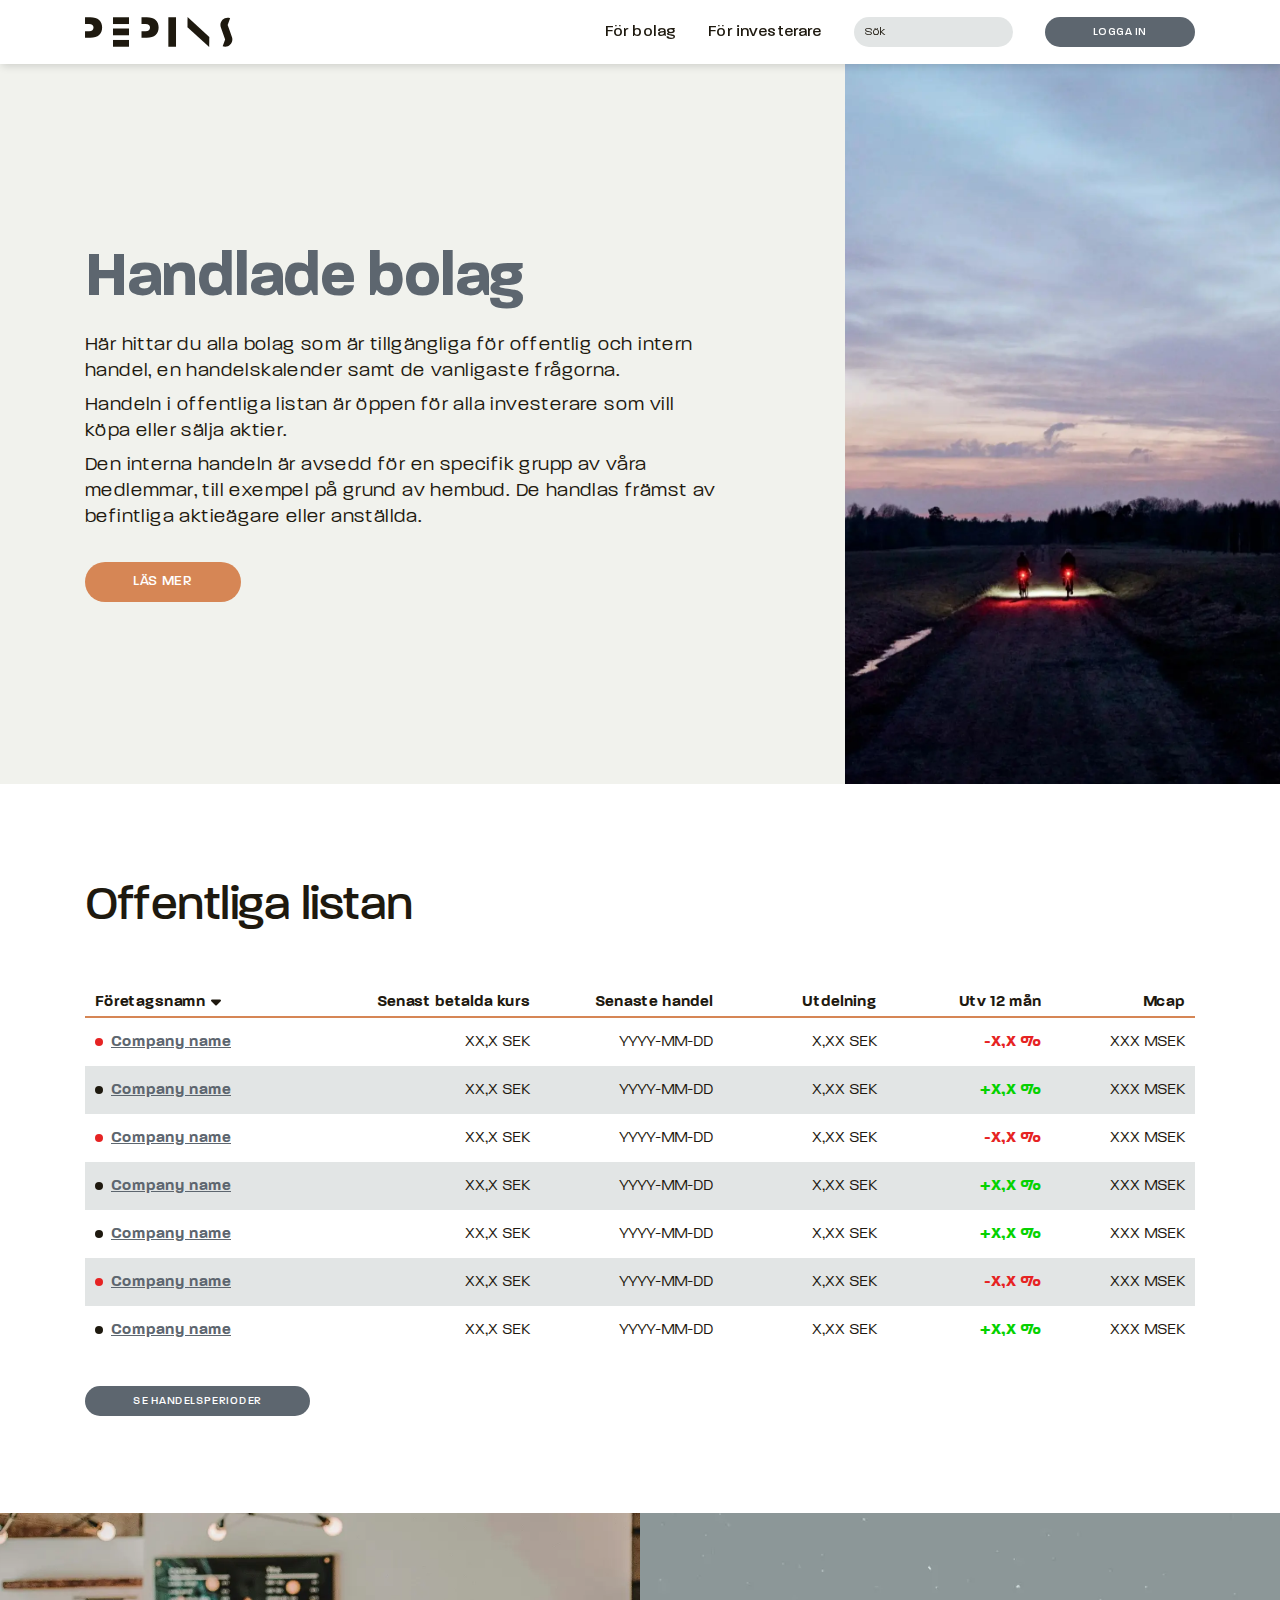
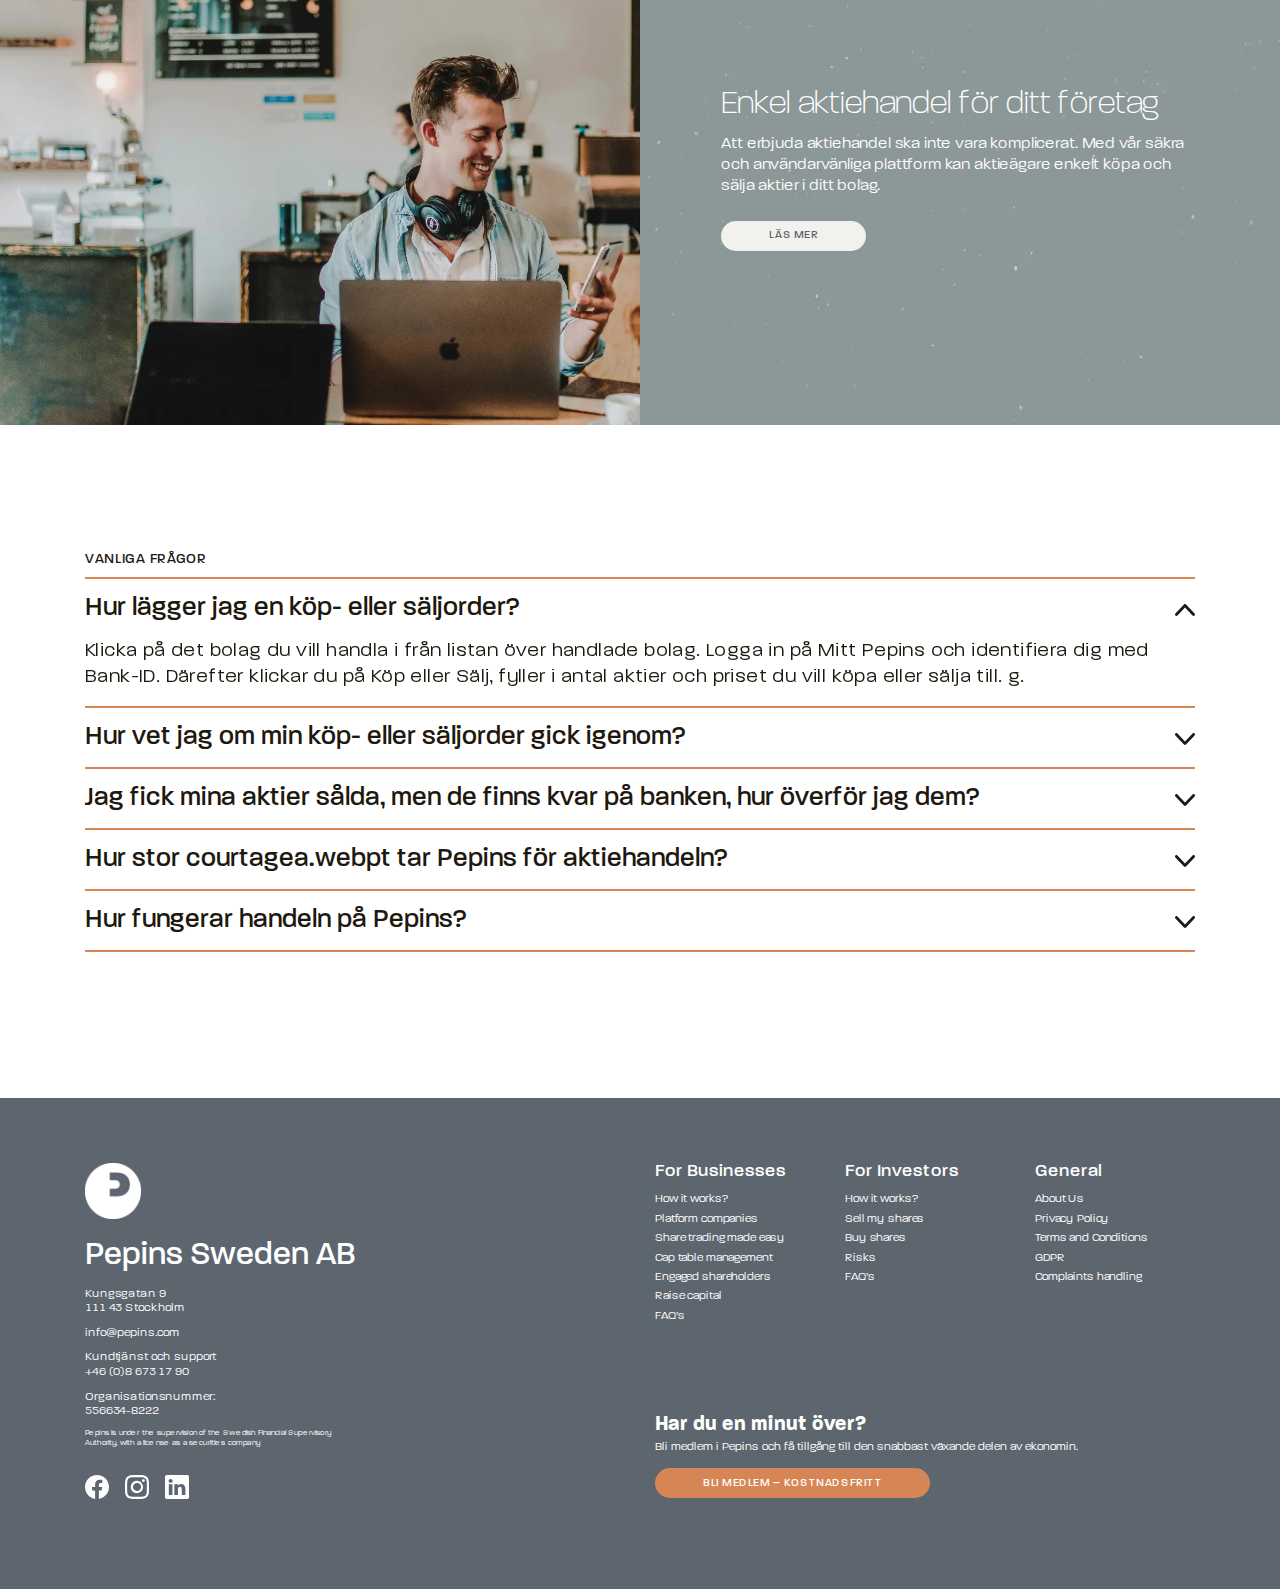
<file: all-companies.html>
<!DOCTYPE html>
<html lang="sv">

<head>
	<title>Pepins</title>
	<meta charset="UTF-8">
	<meta name="format-detection" content="telephone=no">
	<!-- <style>body{opacity: 0;}</style> -->
	<link rel="stylesheet" href="css/style.min.css?_v=20240710153145">
	<link rel="shortcut icon" href="favicon.ico">
	<!-- <meta name="robots" content="noindex, nofollow"> -->
	<meta name="viewport" content="width=device-width, initial-scale=1.0">
</head>

<body>
	<div class="wrapper">
		<header class="header">
			<div class="header__container">
				<div class="header__body">
					<a href="index.html" class="header__logo">
						<img src="img/logo.svg" alt="logo pepins">
					</a>
					<div class="header__menu menu">
						<button type="button" class="menu__icon icon-menu"></button>
						<nav class="menu__body">
							<ul class="menu__list">
								<li class="menu__item">
									<a href="" class="menu__link menu-toggle">För bolag</a>
									<div class="dropdown">
										<ul class="dropdown__list">
											<li class="dropdown__item">
												<h3 class="dropdown__title">
													Rubrik ett exempel
												</h3>
											</li>
											<li class="dropdown__item">
												<a href="" class="dropdown__link">
													<svg width="24" height="24" viewBox="0 0 24 24" fill="none" xmlns="http://www.w3.org/2000/svg">
														<path d="M12 0C9.62663 0 7.30655 0.703788 5.33316 2.02236C3.35977 3.34094 1.8217 5.21508 0.913451 7.4078C0.00519941 9.60051 -0.232441 12.0133 0.230582 14.3411C0.693605 16.6689 1.83649 18.807 3.51472 20.4853C5.19295 22.1635 7.33115 23.3064 9.65892 23.7694C11.9867 24.2324 14.3995 23.9948 16.5922 23.0866C18.7849 22.1783 20.6591 20.6402 21.9776 18.6668C23.2962 16.6935 24 14.3734 24 12C24 10.4241 23.6896 8.8637 23.0866 7.4078C22.4835 5.95189 21.5996 4.62902 20.4853 3.51472C19.371 2.40042 18.0481 1.5165 16.5922 0.913446C15.1363 0.310389 13.5759 0 12 0ZM13.2 16.8C13.2 17.1183 13.0736 17.4235 12.8485 17.6485C12.6235 17.8736 12.3183 18 12 18C11.6817 18 11.3765 17.8736 11.1515 17.6485C10.9264 17.4235 10.8 17.1183 10.8 16.8V10.8C10.8 10.4817 10.9264 10.1765 11.1515 9.95147C11.3765 9.72643 11.6817 9.6 12 9.6C12.3183 9.6 12.6235 9.72643 12.8485 9.95147C13.0736 10.1765 13.2 10.4817 13.2 10.8V16.8ZM12 8.4C11.7627 8.4 11.5307 8.32962 11.3333 8.19776C11.136 8.0659 10.9822 7.87849 10.8913 7.65922C10.8005 7.43995 10.7768 7.19867 10.8231 6.96589C10.8694 6.73311 10.9837 6.51929 11.1515 6.35147C11.3193 6.18365 11.5331 6.06936 11.7659 6.02306C11.9987 5.97675 12.24 6.00052 12.4592 6.09134C12.6785 6.18217 12.8659 6.33598 12.9978 6.53331C13.1296 6.73065 13.2 6.96266 13.2 7.2C13.2 7.51826 13.0736 7.82348 12.8485 8.04853C12.6235 8.27357 12.3183 8.4 12 8.4Z" fill="#D68655" />
													</svg>
													<span>Så fungerar Pepins</span>
												</a>
											</li>
											<li class="dropdown__item">
												<a href="" class="dropdown__link">
													<svg width="24" height="24" viewBox="0 0 24 24" fill="none" xmlns="http://www.w3.org/2000/svg">
														<path d="M12 0C9.62663 0 7.30655 0.703788 5.33316 2.02236C3.35977 3.34094 1.8217 5.21508 0.913451 7.4078C0.00519941 9.60051 -0.232441 12.0133 0.230582 14.3411C0.693605 16.6689 1.83649 18.807 3.51472 20.4853C5.19295 22.1635 7.33115 23.3064 9.65892 23.7694C11.9867 24.2324 14.3995 23.9948 16.5922 23.0865C18.7849 22.1783 20.6591 20.6402 21.9776 18.6668C23.2962 16.6934 24 14.3734 24 12C24 10.4241 23.6896 8.8637 23.0866 7.4078C22.4835 5.95189 21.5996 4.62902 20.4853 3.51472C19.371 2.40041 18.0481 1.5165 16.5922 0.913445C15.1363 0.310389 13.5759 0 12 0ZM12 19.2C11.7627 19.2 11.5307 19.1296 11.3333 18.9978C11.136 18.8659 10.9822 18.6785 10.8913 18.4592C10.8005 18.2399 10.7768 17.9987 10.8231 17.7659C10.8694 17.5331 10.9837 17.3193 11.1515 17.1515C11.3193 16.9836 11.5331 16.8694 11.7659 16.8231C11.9987 16.7768 12.24 16.8005 12.4592 16.8913C12.6785 16.9822 12.8659 17.136 12.9978 17.3333C13.1296 17.5306 13.2 17.7627 13.2 18C13.2 18.3183 13.0736 18.6235 12.8485 18.8485C12.6235 19.0736 12.3183 19.2 12 19.2ZM13.2 13.008V14.4C13.2 14.7183 13.0736 15.0235 12.8485 15.2485C12.6235 15.4736 12.3183 15.6 12 15.6C11.6817 15.6 11.3765 15.4736 11.1515 15.2485C10.9264 15.0235 10.8 14.7183 10.8 14.4V12C10.8 11.6817 10.9264 11.3765 11.1515 11.1515C11.3765 10.9264 11.6817 10.8 12 10.8C12.356 10.8 12.704 10.6944 13 10.4966C13.296 10.2989 13.5267 10.0177 13.663 9.68883C13.7992 9.35992 13.8349 8.998 13.7654 8.64883C13.696 8.29967 13.5245 7.97894 13.2728 7.72721C13.0211 7.47547 12.7003 7.30404 12.3512 7.23458C12.002 7.16513 11.6401 7.20078 11.3112 7.33701C10.9823 7.47325 10.7011 7.70396 10.5034 7.99997C10.3056 8.29598 10.2 8.64399 10.2 9C10.2 9.31826 10.0736 9.62348 9.84853 9.84853C9.62349 10.0736 9.31826 10.2 9 10.2C8.68174 10.2 8.37652 10.0736 8.15148 9.84853C7.92643 9.62348 7.8 9.31826 7.8 9C7.79686 8.22036 8.01079 7.45524 8.41784 6.79029C8.82489 6.12534 9.40899 5.58681 10.1047 5.235C10.8005 4.88319 11.5804 4.73199 12.3573 4.79831C13.1341 4.86464 13.8771 5.14587 14.5031 5.61054C15.1292 6.0752 15.6135 6.70495 15.902 7.42928C16.1904 8.15361 16.2715 8.94392 16.1363 9.71174C16.001 10.4796 15.6547 11.1946 15.1361 11.7767C14.6175 12.3589 13.9471 12.7852 13.2 13.008Z" fill="#D68655" />
													</svg>
													<span>FAQ</span>
												</a>
											</li>
											<li class="dropdown__item">
												<a href="" class="dropdown__link">
													<svg width="24" height="24" viewBox="0 0 24 24" fill="none" xmlns="http://www.w3.org/2000/svg">
														<path d="M12 0C9.62663 0 7.30655 0.703788 5.33316 2.02236C3.35977 3.34094 1.8217 5.21508 0.913451 7.4078C0.00519941 9.60051 -0.232441 12.0133 0.230582 14.3411C0.693605 16.6689 1.83649 18.807 3.51472 20.4853C5.19295 22.1635 7.33115 23.3064 9.65892 23.7694C11.9867 24.2324 14.3995 23.9948 16.5922 23.0866C18.7849 22.1783 20.6591 20.6402 21.9776 18.6668C23.2962 16.6935 24 14.3734 24 12C24 10.4241 23.6896 8.8637 23.0866 7.4078C22.4835 5.95189 21.5996 4.62902 20.4853 3.51472C19.371 2.40042 18.0481 1.5165 16.5922 0.913446C15.1363 0.310389 13.5759 0 12 0ZM13.2 16.8C13.2 17.1183 13.0736 17.4235 12.8485 17.6485C12.6235 17.8736 12.3183 18 12 18C11.6817 18 11.3765 17.8736 11.1515 17.6485C10.9264 17.4235 10.8 17.1183 10.8 16.8V10.8C10.8 10.4817 10.9264 10.1765 11.1515 9.95147C11.3765 9.72643 11.6817 9.6 12 9.6C12.3183 9.6 12.6235 9.72643 12.8485 9.95147C13.0736 10.1765 13.2 10.4817 13.2 10.8V16.8ZM12 8.4C11.7627 8.4 11.5307 8.32962 11.3333 8.19776C11.136 8.0659 10.9822 7.87849 10.8913 7.65922C10.8005 7.43995 10.7768 7.19867 10.8231 6.96589C10.8694 6.73311 10.9837 6.51929 11.1515 6.35147C11.3193 6.18365 11.5331 6.06936 11.7659 6.02306C11.9987 5.97675 12.24 6.00052 12.4592 6.09134C12.6785 6.18217 12.8659 6.33598 12.9978 6.53331C13.1296 6.73065 13.2 6.96266 13.2 7.2C13.2 7.51826 13.0736 7.82348 12.8485 8.04853C12.6235 8.27357 12.3183 8.4 12 8.4Z" fill="#D68655" />
													</svg>
													<span>Så fungerar Pepins</span>
												</a>
											</li>
											<li class="dropdown__item">
												<a href="" class="dropdown__link">
													<svg width="24" height="24" viewBox="0 0 24 24" fill="none" xmlns="http://www.w3.org/2000/svg">
														<circle cx="12" cy="12" r="12" fill="#D68655" />
														<path d="M5 17L10.25 10.25L13.75 14.75L19 8" stroke="white" stroke-width="2.5" stroke-linecap="round" stroke-linejoin="round" />
													</svg>
													<span>Enkel aktiehandel</span>
												</a>
											</li>
										</ul>
										<ul class="dropdown__list">
											<li class="dropdown__item">
												<h3 class="dropdown__title">
													Rubrik två
												</h3>
											</li>
											<li class="dropdown__item">
												<a href="" class="dropdown__link">
													<svg width="24" height="24" viewBox="0 0 24 24" fill="none" xmlns="http://www.w3.org/2000/svg">
														<path d="M12 0C9.62663 0 7.30655 0.703788 5.33316 2.02236C3.35977 3.34094 1.8217 5.21508 0.913451 7.4078C0.00519941 9.60051 -0.232441 12.0133 0.230582 14.3411C0.693605 16.6689 1.83649 18.807 3.51472 20.4853C5.19295 22.1635 7.33115 23.3064 9.65892 23.7694C11.9867 24.2324 14.3995 23.9948 16.5922 23.0866C18.7849 22.1783 20.6591 20.6402 21.9776 18.6668C23.2962 16.6935 24 14.3734 24 12C24 10.4241 23.6896 8.8637 23.0866 7.4078C22.4835 5.95189 21.5996 4.62902 20.4853 3.51472C19.371 2.40042 18.0481 1.5165 16.5922 0.913446C15.1363 0.310389 13.5759 0 12 0ZM13.2 16.8C13.2 17.1183 13.0736 17.4235 12.8485 17.6485C12.6235 17.8736 12.3183 18 12 18C11.6817 18 11.3765 17.8736 11.1515 17.6485C10.9264 17.4235 10.8 17.1183 10.8 16.8V10.8C10.8 10.4817 10.9264 10.1765 11.1515 9.95147C11.3765 9.72643 11.6817 9.6 12 9.6C12.3183 9.6 12.6235 9.72643 12.8485 9.95147C13.0736 10.1765 13.2 10.4817 13.2 10.8V16.8ZM12 8.4C11.7627 8.4 11.5307 8.32962 11.3333 8.19776C11.136 8.0659 10.9822 7.87849 10.8913 7.65922C10.8005 7.43995 10.7768 7.19867 10.8231 6.96589C10.8694 6.73311 10.9837 6.51929 11.1515 6.35147C11.3193 6.18365 11.5331 6.06936 11.7659 6.02306C11.9987 5.97675 12.24 6.00052 12.4592 6.09134C12.6785 6.18217 12.8659 6.33598 12.9978 6.53331C13.1296 6.73065 13.2 6.96266 13.2 7.2C13.2 7.51826 13.0736 7.82348 12.8485 8.04853C12.6235 8.27357 12.3183 8.4 12 8.4Z" fill="#D68655" />
													</svg>
													<span>Så fungerar Pepins</span>
												</a>
											</li>
											<li class="dropdown__item">
												<a href="" class="dropdown__link">
													<svg width="24" height="24" viewBox="0 0 24 24" fill="none" xmlns="http://www.w3.org/2000/svg">
														<path d="M12 0C9.62663 0 7.30655 0.703788 5.33316 2.02236C3.35977 3.34094 1.8217 5.21508 0.913451 7.4078C0.00519941 9.60051 -0.232441 12.0133 0.230582 14.3411C0.693605 16.6689 1.83649 18.807 3.51472 20.4853C5.19295 22.1635 7.33115 23.3064 9.65892 23.7694C11.9867 24.2324 14.3995 23.9948 16.5922 23.0865C18.7849 22.1783 20.6591 20.6402 21.9776 18.6668C23.2962 16.6934 24 14.3734 24 12C24 10.4241 23.6896 8.8637 23.0866 7.4078C22.4835 5.95189 21.5996 4.62902 20.4853 3.51472C19.371 2.40041 18.0481 1.5165 16.5922 0.913445C15.1363 0.310389 13.5759 0 12 0ZM12 19.2C11.7627 19.2 11.5307 19.1296 11.3333 18.9978C11.136 18.8659 10.9822 18.6785 10.8913 18.4592C10.8005 18.2399 10.7768 17.9987 10.8231 17.7659C10.8694 17.5331 10.9837 17.3193 11.1515 17.1515C11.3193 16.9836 11.5331 16.8694 11.7659 16.8231C11.9987 16.7768 12.24 16.8005 12.4592 16.8913C12.6785 16.9822 12.8659 17.136 12.9978 17.3333C13.1296 17.5306 13.2 17.7627 13.2 18C13.2 18.3183 13.0736 18.6235 12.8485 18.8485C12.6235 19.0736 12.3183 19.2 12 19.2ZM13.2 13.008V14.4C13.2 14.7183 13.0736 15.0235 12.8485 15.2485C12.6235 15.4736 12.3183 15.6 12 15.6C11.6817 15.6 11.3765 15.4736 11.1515 15.2485C10.9264 15.0235 10.8 14.7183 10.8 14.4V12C10.8 11.6817 10.9264 11.3765 11.1515 11.1515C11.3765 10.9264 11.6817 10.8 12 10.8C12.356 10.8 12.704 10.6944 13 10.4966C13.296 10.2989 13.5267 10.0177 13.663 9.68883C13.7992 9.35992 13.8349 8.998 13.7654 8.64883C13.696 8.29967 13.5245 7.97894 13.2728 7.72721C13.0211 7.47547 12.7003 7.30404 12.3512 7.23458C12.002 7.16513 11.6401 7.20078 11.3112 7.33701C10.9823 7.47325 10.7011 7.70396 10.5034 7.99997C10.3056 8.29598 10.2 8.64399 10.2 9C10.2 9.31826 10.0736 9.62348 9.84853 9.84853C9.62349 10.0736 9.31826 10.2 9 10.2C8.68174 10.2 8.37652 10.0736 8.15148 9.84853C7.92643 9.62348 7.8 9.31826 7.8 9C7.79686 8.22036 8.01079 7.45524 8.41784 6.79029C8.82489 6.12534 9.40899 5.58681 10.1047 5.235C10.8005 4.88319 11.5804 4.73199 12.3573 4.79831C13.1341 4.86464 13.8771 5.14587 14.5031 5.61054C15.1292 6.0752 15.6135 6.70495 15.902 7.42928C16.1904 8.15361 16.2715 8.94392 16.1363 9.71174C16.001 10.4796 15.6547 11.1946 15.1361 11.7767C14.6175 12.3589 13.9471 12.7852 13.2 13.008Z" fill="#D68655" />
													</svg>
													<span>FAQ</span>
												</a>
											</li>
											<li class="dropdown__item">
												<a href="" class="dropdown__link">
													<svg width="24" height="24" viewBox="0 0 24 24" fill="none" xmlns="http://www.w3.org/2000/svg">
														<path d="M12 0C9.62663 0 7.30655 0.703788 5.33316 2.02236C3.35977 3.34094 1.8217 5.21508 0.913451 7.4078C0.00519941 9.60051 -0.232441 12.0133 0.230582 14.3411C0.693605 16.6689 1.83649 18.807 3.51472 20.4853C5.19295 22.1635 7.33115 23.3064 9.65892 23.7694C11.9867 24.2324 14.3995 23.9948 16.5922 23.0866C18.7849 22.1783 20.6591 20.6402 21.9776 18.6668C23.2962 16.6935 24 14.3734 24 12C24 10.4241 23.6896 8.8637 23.0866 7.4078C22.4835 5.95189 21.5996 4.62902 20.4853 3.51472C19.371 2.40042 18.0481 1.5165 16.5922 0.913446C15.1363 0.310389 13.5759 0 12 0ZM13.2 16.8C13.2 17.1183 13.0736 17.4235 12.8485 17.6485C12.6235 17.8736 12.3183 18 12 18C11.6817 18 11.3765 17.8736 11.1515 17.6485C10.9264 17.4235 10.8 17.1183 10.8 16.8V10.8C10.8 10.4817 10.9264 10.1765 11.1515 9.95147C11.3765 9.72643 11.6817 9.6 12 9.6C12.3183 9.6 12.6235 9.72643 12.8485 9.95147C13.0736 10.1765 13.2 10.4817 13.2 10.8V16.8ZM12 8.4C11.7627 8.4 11.5307 8.32962 11.3333 8.19776C11.136 8.0659 10.9822 7.87849 10.8913 7.65922C10.8005 7.43995 10.7768 7.19867 10.8231 6.96589C10.8694 6.73311 10.9837 6.51929 11.1515 6.35147C11.3193 6.18365 11.5331 6.06936 11.7659 6.02306C11.9987 5.97675 12.24 6.00052 12.4592 6.09134C12.6785 6.18217 12.8659 6.33598 12.9978 6.53331C13.1296 6.73065 13.2 6.96266 13.2 7.2C13.2 7.51826 13.0736 7.82348 12.8485 8.04853C12.6235 8.27357 12.3183 8.4 12 8.4Z" fill="#D68655" />
													</svg>
													<span>Så fungerar Pepins</span>
												</a>
											</li>
											<li class="dropdown__item">
												<a href="" class="dropdown__link">
													<svg width="24" height="24" viewBox="0 0 24 24" fill="none" xmlns="http://www.w3.org/2000/svg">
														<circle cx="12" cy="12" r="12" fill="#D68655" />
														<path d="M5 17L10.25 10.25L13.75 14.75L19 8" stroke="white" stroke-width="2.5" stroke-linecap="round" stroke-linejoin="round" />
													</svg>
													<span>Enkel aktiehandel</span>
												</a>
											</li>
										</ul>
										<ul class="dropdown__list">
											<li class="dropdown__item">
												<h3 class="dropdown__title">
													En tredje rubrik
												</h3>
											</li>
											<li class="dropdown__item">
												<a href="" class="dropdown__link">
													<svg width="24" height="16" viewBox="0 0 24 16" fill="none" xmlns="http://www.w3.org/2000/svg">
														<path d="M1.33333 2.66666C2.06971 2.66666 2.66666 2.06971 2.66666 1.33333C2.66666 0.596952 2.06971 0 1.33333 0C0.596952 0 0 0.596952 0 1.33333C0 2.06971 0.596952 2.66666 1.33333 2.66666Z" fill="#D68655" />
														<path d="M1.33333 9.33332C2.06971 9.33332 2.66666 8.73636 2.66666 7.99999C2.66666 7.26361 2.06971 6.66666 1.33333 6.66666C0.596952 6.66666 0 7.26361 0 7.99999C0 8.73636 0.596952 9.33332 1.33333 9.33332Z" fill="#D68655" />
														<path d="M1.33333 16C2.06971 16 2.66666 15.403 2.66666 14.6667C2.66666 13.9303 2.06971 13.3333 1.33333 13.3333C0.596952 13.3333 0 13.9303 0 14.6667C0 15.403 0.596952 16 1.33333 16Z" fill="#D68655" />
														<path d="M22.7467 6.66666H6.5867C5.89451 6.66666 5.33337 7.22779 5.33337 7.91999V8.07999C5.33337 8.77218 5.89451 9.33332 6.5867 9.33332H22.7467C23.4389 9.33332 24 8.77218 24 8.07999V7.91999C24 7.22779 23.4389 6.66666 22.7467 6.66666Z" fill="#D68655" />
														<path d="M22.7467 13.3333H6.5867C5.89451 13.3333 5.33337 13.8945 5.33337 14.5867V14.7466C5.33337 15.4388 5.89451 16 6.5867 16H22.7467C23.4389 16 24 15.4388 24 14.7466V14.5867C24 13.8945 23.4389 13.3333 22.7467 13.3333Z" fill="#D68655" />
														<path d="M22.7467 1.52588e-05H6.5867C5.89451 1.52588e-05 5.33337 0.56115 5.33337 1.25335V1.41334C5.33337 2.10554 5.89451 2.66667 6.5867 2.66667H22.7467C23.4389 2.66667 24 2.10554 24 1.41334V1.25335C24 0.56115 23.4389 1.52588e-05 22.7467 1.52588e-05Z" fill="#D68655" />
													</svg>
													<span>Se alla bolag på Pepins</span>
												</a>
											</li>
											<li class="dropdown__item">
												<a href="" class="dropdown__link">
													<svg width="24" height="22" viewBox="0 0 24 22" fill="none" xmlns="http://www.w3.org/2000/svg">
														<path d="M23.4289 0.412607L23.4298 0.413333C23.5752 0.531646 23.6931 0.682362 23.7745 0.854433C23.8559 1.02639 23.8987 1.21514 23.8996 1.40666C23.8996 1.40679 23.8996 1.40693 23.8996 1.40707L23.8996 18.1559L23.8996 18.1583C23.9066 18.4533 23.8141 18.7414 23.6383 18.9734C23.4625 19.2055 23.2146 19.367 22.937 19.4314L12.2819 21.9H12H11.7181L1.06296 19.4314C0.785401 19.367 0.537458 19.2055 0.361704 18.9734C0.185907 18.7414 0.093372 18.4533 0.100374 18.1583H0.100402V18.1559V1.40662H0.100431L0.100374 1.40424C0.0957431 1.2102 0.134169 1.01772 0.212622 0.841489C0.29107 0.665263 0.407411 0.510051 0.552579 0.387527C0.697734 0.265013 0.867904 0.178387 1.05007 0.134021C1.23221 0.089663 1.42173 0.0886697 1.60429 0.131113C1.60431 0.131119 1.60434 0.131124 1.60436 0.13113L11.9772 2.56111L11.9999 2.56643L12.0226 2.56117L22.3947 0.158803C22.3948 0.158773 22.395 0.158742 22.3951 0.158712C22.5747 0.118842 22.7607 0.12089 22.9394 0.164713C23.1183 0.208571 23.2856 0.293205 23.4289 0.412607ZM2.68955 3.02532L2.56698 2.99692V3.12274V17.0576V17.1371L2.64441 17.155L10.6441 19.0084L10.7667 19.0368V18.911V4.97614V4.89666L10.6893 4.87872L2.68955 3.02532ZM21.3556 17.155L21.433 17.1371V17.0576V3.12274V2.99692L21.3105 3.02532L13.3107 4.87872L13.2333 4.89666V4.97614V18.911V19.0368L13.3559 19.0084L21.3556 17.155Z" fill="#D68655" stroke="white" stroke-width="0.2" />
													</svg>
													<span>Hantering av aktiebok</span>
												</a>
											</li>
											<li class="dropdown__item">
												<a href="" class="dropdown__link">
													<svg width="24" height="22" viewBox="0 0 24 22" fill="none" xmlns="http://www.w3.org/2000/svg">
														<path d="M8.4001 9.6C9.34945 9.6 10.2775 9.31849 11.0668 8.79106C11.8562 8.26363 12.4714 7.51397 12.8347 6.63688C13.198 5.7598 13.2931 4.79468 13.1079 3.86357C12.9227 2.93246 12.4655 2.07718 11.7942 1.40589C11.1229 0.734597 10.2676 0.277442 9.33653 0.0922328C8.40542 -0.0929762 7.4403 0.00207975 6.56322 0.36538C5.68613 0.728681 4.93647 1.34391 4.40904 2.13327C3.88161 2.92262 3.6001 3.85065 3.6001 4.8C3.6001 6.07304 4.10581 7.29394 5.00598 8.19412C5.90616 9.09429 7.12706 9.6 8.4001 9.6ZM8.4001 2.4C8.87477 2.4 9.33879 2.54076 9.73347 2.80448C10.1281 3.06819 10.4358 3.44302 10.6174 3.88156C10.7991 4.3201 10.8466 4.80266 10.754 5.26822C10.6614 5.73377 10.4328 6.16141 10.0972 6.49706C9.76151 6.8327 9.33387 7.06128 8.86831 7.15389C8.40276 7.24649 7.9202 7.19896 7.48166 7.01731C7.04312 6.83566 6.66829 6.52805 6.40457 6.13337C6.14086 5.73869 6.0001 5.27468 6.0001 4.8C6.0001 4.16348 6.25295 3.55303 6.70304 3.10295C7.15313 2.65286 7.76358 2.4 8.4001 2.4Z" fill="#D68655" />
														<path d="M18 12C18.712 12 19.4081 11.7889 20.0001 11.3933C20.5921 10.9977 21.0535 10.4355 21.326 9.77766C21.5985 9.11984 21.6698 8.396 21.5309 7.69767C21.3919 6.99934 21.0491 6.35788 20.5456 5.85441C20.0421 5.35094 19.4007 5.00808 18.7024 4.86917C18.004 4.73026 17.2802 4.80156 16.6224 5.07403C15.9646 5.34651 15.4023 5.80793 15.0067 6.39994C14.6112 6.99196 14.4 7.68798 14.4 8.4C14.4 9.35478 14.7793 10.2705 15.4544 10.9456C16.1296 11.6207 17.0452 12 18 12ZM18 7.2C18.2374 7.2 18.4694 7.27038 18.6667 7.40223C18.864 7.53409 19.0179 7.72151 19.1087 7.94078C19.1995 8.16005 19.2233 8.40133 19.177 8.63411C19.1307 8.86688 19.0164 9.0807 18.8486 9.24853C18.6807 9.41635 18.4669 9.53064 18.2341 9.57694C18.0014 9.62324 17.7601 9.59948 17.5408 9.50865C17.3215 9.41783 17.1341 9.26402 17.0023 9.06668C16.8704 8.86934 16.8 8.63733 16.8 8.4C16.8 8.08174 16.9265 7.77651 17.1515 7.55147C17.3765 7.32643 17.6818 7.2 18 7.2Z" fill="#D68655" />
														<path d="M18 13.2C16.6702 13.2015 15.3785 13.6447 14.328 14.46C13.1526 13.2892 11.6569 12.4927 10.0294 12.1709C8.40191 11.8491 6.71558 12.0164 5.18307 12.6518C3.65056 13.2871 2.3405 14.362 1.41809 15.7409C0.495683 17.1198 0.00224423 18.741 0 20.4C0 20.7183 0.126428 21.0235 0.351472 21.2485C0.576515 21.4736 0.88174 21.6 1.2 21.6C1.51826 21.6 1.82348 21.4736 2.04853 21.2485C2.27357 21.0235 2.4 20.7183 2.4 20.4C2.4 18.8087 3.03214 17.2826 4.15736 16.1574C5.28258 15.0321 6.8087 14.4 8.4 14.4C9.9913 14.4 11.5174 15.0321 12.6426 16.1574C13.7679 17.2826 14.4 18.8087 14.4 20.4C14.4 20.7183 14.5264 21.0235 14.7515 21.2485C14.9765 21.4736 15.2817 21.6 15.6 21.6C15.9183 21.6 16.2235 21.4736 16.4485 21.2485C16.6736 21.0235 16.8 20.7183 16.8 20.4C16.8029 18.9941 16.4477 17.6107 15.768 16.38C16.2983 15.961 16.9359 15.6997 17.6078 15.626C18.2796 15.5524 18.9587 15.6693 19.5672 15.9636C20.1756 16.2578 20.689 16.7174 21.0485 17.2898C21.408 17.8621 21.5991 18.5241 21.6 19.2C21.6 19.5183 21.7264 19.8235 21.9515 20.0485C22.1765 20.2736 22.4817 20.4 22.8 20.4C23.1183 20.4 23.4235 20.2736 23.6485 20.0485C23.8736 19.8235 24 19.5183 24 19.2C24 17.6087 23.3679 16.0826 22.2426 14.9574C21.1174 13.8321 19.5913 13.2 18 13.2Z" fill="#D68655" />
													</svg>
													<span>Aktieinspiration</span>
												</a>
											</li>
										</ul>
									</div>
								</li>
								<li class="menu__item">
									<a href="" class="menu__link menu-toggle">För investerare</a>
									<div class="dropdown">
										<ul class="dropdown__list">
											<li class="dropdown__item">
												<h3 class="dropdown__title">
													Rubrik ett exempel
												</h3>
											</li>
											<li class="dropdown__item">
												<a href="" class="dropdown__link">
													<svg width="24" height="24" viewBox="0 0 24 24" fill="none" xmlns="http://www.w3.org/2000/svg">
														<path d="M12 0C9.62663 0 7.30655 0.703788 5.33316 2.02236C3.35977 3.34094 1.8217 5.21508 0.913451 7.4078C0.00519941 9.60051 -0.232441 12.0133 0.230582 14.3411C0.693605 16.6689 1.83649 18.807 3.51472 20.4853C5.19295 22.1635 7.33115 23.3064 9.65892 23.7694C11.9867 24.2324 14.3995 23.9948 16.5922 23.0866C18.7849 22.1783 20.6591 20.6402 21.9776 18.6668C23.2962 16.6935 24 14.3734 24 12C24 10.4241 23.6896 8.8637 23.0866 7.4078C22.4835 5.95189 21.5996 4.62902 20.4853 3.51472C19.371 2.40042 18.0481 1.5165 16.5922 0.913446C15.1363 0.310389 13.5759 0 12 0ZM13.2 16.8C13.2 17.1183 13.0736 17.4235 12.8485 17.6485C12.6235 17.8736 12.3183 18 12 18C11.6817 18 11.3765 17.8736 11.1515 17.6485C10.9264 17.4235 10.8 17.1183 10.8 16.8V10.8C10.8 10.4817 10.9264 10.1765 11.1515 9.95147C11.3765 9.72643 11.6817 9.6 12 9.6C12.3183 9.6 12.6235 9.72643 12.8485 9.95147C13.0736 10.1765 13.2 10.4817 13.2 10.8V16.8ZM12 8.4C11.7627 8.4 11.5307 8.32962 11.3333 8.19776C11.136 8.0659 10.9822 7.87849 10.8913 7.65922C10.8005 7.43995 10.7768 7.19867 10.8231 6.96589C10.8694 6.73311 10.9837 6.51929 11.1515 6.35147C11.3193 6.18365 11.5331 6.06936 11.7659 6.02306C11.9987 5.97675 12.24 6.00052 12.4592 6.09134C12.6785 6.18217 12.8659 6.33598 12.9978 6.53331C13.1296 6.73065 13.2 6.96266 13.2 7.2C13.2 7.51826 13.0736 7.82348 12.8485 8.04853C12.6235 8.27357 12.3183 8.4 12 8.4Z" fill="#D68655" />
													</svg>
													<span>Så fungerar Pepins</span>
												</a>
											</li>
											<li class="dropdown__item">
												<a href="" class="dropdown__link">
													<svg width="24" height="24" viewBox="0 0 24 24" fill="none" xmlns="http://www.w3.org/2000/svg">
														<path d="M12 0C9.62663 0 7.30655 0.703788 5.33316 2.02236C3.35977 3.34094 1.8217 5.21508 0.913451 7.4078C0.00519941 9.60051 -0.232441 12.0133 0.230582 14.3411C0.693605 16.6689 1.83649 18.807 3.51472 20.4853C5.19295 22.1635 7.33115 23.3064 9.65892 23.7694C11.9867 24.2324 14.3995 23.9948 16.5922 23.0865C18.7849 22.1783 20.6591 20.6402 21.9776 18.6668C23.2962 16.6934 24 14.3734 24 12C24 10.4241 23.6896 8.8637 23.0866 7.4078C22.4835 5.95189 21.5996 4.62902 20.4853 3.51472C19.371 2.40041 18.0481 1.5165 16.5922 0.913445C15.1363 0.310389 13.5759 0 12 0ZM12 19.2C11.7627 19.2 11.5307 19.1296 11.3333 18.9978C11.136 18.8659 10.9822 18.6785 10.8913 18.4592C10.8005 18.2399 10.7768 17.9987 10.8231 17.7659C10.8694 17.5331 10.9837 17.3193 11.1515 17.1515C11.3193 16.9836 11.5331 16.8694 11.7659 16.8231C11.9987 16.7768 12.24 16.8005 12.4592 16.8913C12.6785 16.9822 12.8659 17.136 12.9978 17.3333C13.1296 17.5306 13.2 17.7627 13.2 18C13.2 18.3183 13.0736 18.6235 12.8485 18.8485C12.6235 19.0736 12.3183 19.2 12 19.2ZM13.2 13.008V14.4C13.2 14.7183 13.0736 15.0235 12.8485 15.2485C12.6235 15.4736 12.3183 15.6 12 15.6C11.6817 15.6 11.3765 15.4736 11.1515 15.2485C10.9264 15.0235 10.8 14.7183 10.8 14.4V12C10.8 11.6817 10.9264 11.3765 11.1515 11.1515C11.3765 10.9264 11.6817 10.8 12 10.8C12.356 10.8 12.704 10.6944 13 10.4966C13.296 10.2989 13.5267 10.0177 13.663 9.68883C13.7992 9.35992 13.8349 8.998 13.7654 8.64883C13.696 8.29967 13.5245 7.97894 13.2728 7.72721C13.0211 7.47547 12.7003 7.30404 12.3512 7.23458C12.002 7.16513 11.6401 7.20078 11.3112 7.33701C10.9823 7.47325 10.7011 7.70396 10.5034 7.99997C10.3056 8.29598 10.2 8.64399 10.2 9C10.2 9.31826 10.0736 9.62348 9.84853 9.84853C9.62349 10.0736 9.31826 10.2 9 10.2C8.68174 10.2 8.37652 10.0736 8.15148 9.84853C7.92643 9.62348 7.8 9.31826 7.8 9C7.79686 8.22036 8.01079 7.45524 8.41784 6.79029C8.82489 6.12534 9.40899 5.58681 10.1047 5.235C10.8005 4.88319 11.5804 4.73199 12.3573 4.79831C13.1341 4.86464 13.8771 5.14587 14.5031 5.61054C15.1292 6.0752 15.6135 6.70495 15.902 7.42928C16.1904 8.15361 16.2715 8.94392 16.1363 9.71174C16.001 10.4796 15.6547 11.1946 15.1361 11.7767C14.6175 12.3589 13.9471 12.7852 13.2 13.008Z" fill="#D68655" />
													</svg>
													<span>FAQ</span>
												</a>
											</li>
											<li class="dropdown__item">
												<a href="" class="dropdown__link">
													<svg width="24" height="24" viewBox="0 0 24 24" fill="none" xmlns="http://www.w3.org/2000/svg">
														<path d="M12 0C9.62663 0 7.30655 0.703788 5.33316 2.02236C3.35977 3.34094 1.8217 5.21508 0.913451 7.4078C0.00519941 9.60051 -0.232441 12.0133 0.230582 14.3411C0.693605 16.6689 1.83649 18.807 3.51472 20.4853C5.19295 22.1635 7.33115 23.3064 9.65892 23.7694C11.9867 24.2324 14.3995 23.9948 16.5922 23.0866C18.7849 22.1783 20.6591 20.6402 21.9776 18.6668C23.2962 16.6935 24 14.3734 24 12C24 10.4241 23.6896 8.8637 23.0866 7.4078C22.4835 5.95189 21.5996 4.62902 20.4853 3.51472C19.371 2.40042 18.0481 1.5165 16.5922 0.913446C15.1363 0.310389 13.5759 0 12 0ZM13.2 16.8C13.2 17.1183 13.0736 17.4235 12.8485 17.6485C12.6235 17.8736 12.3183 18 12 18C11.6817 18 11.3765 17.8736 11.1515 17.6485C10.9264 17.4235 10.8 17.1183 10.8 16.8V10.8C10.8 10.4817 10.9264 10.1765 11.1515 9.95147C11.3765 9.72643 11.6817 9.6 12 9.6C12.3183 9.6 12.6235 9.72643 12.8485 9.95147C13.0736 10.1765 13.2 10.4817 13.2 10.8V16.8ZM12 8.4C11.7627 8.4 11.5307 8.32962 11.3333 8.19776C11.136 8.0659 10.9822 7.87849 10.8913 7.65922C10.8005 7.43995 10.7768 7.19867 10.8231 6.96589C10.8694 6.73311 10.9837 6.51929 11.1515 6.35147C11.3193 6.18365 11.5331 6.06936 11.7659 6.02306C11.9987 5.97675 12.24 6.00052 12.4592 6.09134C12.6785 6.18217 12.8659 6.33598 12.9978 6.53331C13.1296 6.73065 13.2 6.96266 13.2 7.2C13.2 7.51826 13.0736 7.82348 12.8485 8.04853C12.6235 8.27357 12.3183 8.4 12 8.4Z" fill="#D68655" />
													</svg>
													<span>Så fungerar Pepins</span>
												</a>
											</li>
											<li class="dropdown__item">
												<a href="" class="dropdown__link">
													<svg width="24" height="24" viewBox="0 0 24 24" fill="none" xmlns="http://www.w3.org/2000/svg">
														<circle cx="12" cy="12" r="12" fill="#D68655" />
														<path d="M5 17L10.25 10.25L13.75 14.75L19 8" stroke="white" stroke-width="2.5" stroke-linecap="round" stroke-linejoin="round" />
													</svg>
													<span>Enkel aktiehandel</span>
												</a>
											</li>
										</ul>
										<ul class="dropdown__list">
											<li class="dropdown__item">
												<h3 class="dropdown__title">
													Rubrik två
												</h3>
											</li>
											<li class="dropdown__item">
												<a href="" class="dropdown__link">
													<svg width="24" height="24" viewBox="0 0 24 24" fill="none" xmlns="http://www.w3.org/2000/svg">
														<path d="M12 0C9.62663 0 7.30655 0.703788 5.33316 2.02236C3.35977 3.34094 1.8217 5.21508 0.913451 7.4078C0.00519941 9.60051 -0.232441 12.0133 0.230582 14.3411C0.693605 16.6689 1.83649 18.807 3.51472 20.4853C5.19295 22.1635 7.33115 23.3064 9.65892 23.7694C11.9867 24.2324 14.3995 23.9948 16.5922 23.0866C18.7849 22.1783 20.6591 20.6402 21.9776 18.6668C23.2962 16.6935 24 14.3734 24 12C24 10.4241 23.6896 8.8637 23.0866 7.4078C22.4835 5.95189 21.5996 4.62902 20.4853 3.51472C19.371 2.40042 18.0481 1.5165 16.5922 0.913446C15.1363 0.310389 13.5759 0 12 0ZM13.2 16.8C13.2 17.1183 13.0736 17.4235 12.8485 17.6485C12.6235 17.8736 12.3183 18 12 18C11.6817 18 11.3765 17.8736 11.1515 17.6485C10.9264 17.4235 10.8 17.1183 10.8 16.8V10.8C10.8 10.4817 10.9264 10.1765 11.1515 9.95147C11.3765 9.72643 11.6817 9.6 12 9.6C12.3183 9.6 12.6235 9.72643 12.8485 9.95147C13.0736 10.1765 13.2 10.4817 13.2 10.8V16.8ZM12 8.4C11.7627 8.4 11.5307 8.32962 11.3333 8.19776C11.136 8.0659 10.9822 7.87849 10.8913 7.65922C10.8005 7.43995 10.7768 7.19867 10.8231 6.96589C10.8694 6.73311 10.9837 6.51929 11.1515 6.35147C11.3193 6.18365 11.5331 6.06936 11.7659 6.02306C11.9987 5.97675 12.24 6.00052 12.4592 6.09134C12.6785 6.18217 12.8659 6.33598 12.9978 6.53331C13.1296 6.73065 13.2 6.96266 13.2 7.2C13.2 7.51826 13.0736 7.82348 12.8485 8.04853C12.6235 8.27357 12.3183 8.4 12 8.4Z" fill="#D68655" />
													</svg>
													<span>Så fungerar Pepins</span>
												</a>
											</li>
											<li class="dropdown__item">
												<a href="" class="dropdown__link">
													<svg width="24" height="24" viewBox="0 0 24 24" fill="none" xmlns="http://www.w3.org/2000/svg">
														<path d="M12 0C9.62663 0 7.30655 0.703788 5.33316 2.02236C3.35977 3.34094 1.8217 5.21508 0.913451 7.4078C0.00519941 9.60051 -0.232441 12.0133 0.230582 14.3411C0.693605 16.6689 1.83649 18.807 3.51472 20.4853C5.19295 22.1635 7.33115 23.3064 9.65892 23.7694C11.9867 24.2324 14.3995 23.9948 16.5922 23.0865C18.7849 22.1783 20.6591 20.6402 21.9776 18.6668C23.2962 16.6934 24 14.3734 24 12C24 10.4241 23.6896 8.8637 23.0866 7.4078C22.4835 5.95189 21.5996 4.62902 20.4853 3.51472C19.371 2.40041 18.0481 1.5165 16.5922 0.913445C15.1363 0.310389 13.5759 0 12 0ZM12 19.2C11.7627 19.2 11.5307 19.1296 11.3333 18.9978C11.136 18.8659 10.9822 18.6785 10.8913 18.4592C10.8005 18.2399 10.7768 17.9987 10.8231 17.7659C10.8694 17.5331 10.9837 17.3193 11.1515 17.1515C11.3193 16.9836 11.5331 16.8694 11.7659 16.8231C11.9987 16.7768 12.24 16.8005 12.4592 16.8913C12.6785 16.9822 12.8659 17.136 12.9978 17.3333C13.1296 17.5306 13.2 17.7627 13.2 18C13.2 18.3183 13.0736 18.6235 12.8485 18.8485C12.6235 19.0736 12.3183 19.2 12 19.2ZM13.2 13.008V14.4C13.2 14.7183 13.0736 15.0235 12.8485 15.2485C12.6235 15.4736 12.3183 15.6 12 15.6C11.6817 15.6 11.3765 15.4736 11.1515 15.2485C10.9264 15.0235 10.8 14.7183 10.8 14.4V12C10.8 11.6817 10.9264 11.3765 11.1515 11.1515C11.3765 10.9264 11.6817 10.8 12 10.8C12.356 10.8 12.704 10.6944 13 10.4966C13.296 10.2989 13.5267 10.0177 13.663 9.68883C13.7992 9.35992 13.8349 8.998 13.7654 8.64883C13.696 8.29967 13.5245 7.97894 13.2728 7.72721C13.0211 7.47547 12.7003 7.30404 12.3512 7.23458C12.002 7.16513 11.6401 7.20078 11.3112 7.33701C10.9823 7.47325 10.7011 7.70396 10.5034 7.99997C10.3056 8.29598 10.2 8.64399 10.2 9C10.2 9.31826 10.0736 9.62348 9.84853 9.84853C9.62349 10.0736 9.31826 10.2 9 10.2C8.68174 10.2 8.37652 10.0736 8.15148 9.84853C7.92643 9.62348 7.8 9.31826 7.8 9C7.79686 8.22036 8.01079 7.45524 8.41784 6.79029C8.82489 6.12534 9.40899 5.58681 10.1047 5.235C10.8005 4.88319 11.5804 4.73199 12.3573 4.79831C13.1341 4.86464 13.8771 5.14587 14.5031 5.61054C15.1292 6.0752 15.6135 6.70495 15.902 7.42928C16.1904 8.15361 16.2715 8.94392 16.1363 9.71174C16.001 10.4796 15.6547 11.1946 15.1361 11.7767C14.6175 12.3589 13.9471 12.7852 13.2 13.008Z" fill="#D68655" />
													</svg>
													<span>FAQ</span>
												</a>
											</li>
											<li class="dropdown__item">
												<a href="" class="dropdown__link">
													<svg width="24" height="24" viewBox="0 0 24 24" fill="none" xmlns="http://www.w3.org/2000/svg">
														<path d="M12 0C9.62663 0 7.30655 0.703788 5.33316 2.02236C3.35977 3.34094 1.8217 5.21508 0.913451 7.4078C0.00519941 9.60051 -0.232441 12.0133 0.230582 14.3411C0.693605 16.6689 1.83649 18.807 3.51472 20.4853C5.19295 22.1635 7.33115 23.3064 9.65892 23.7694C11.9867 24.2324 14.3995 23.9948 16.5922 23.0866C18.7849 22.1783 20.6591 20.6402 21.9776 18.6668C23.2962 16.6935 24 14.3734 24 12C24 10.4241 23.6896 8.8637 23.0866 7.4078C22.4835 5.95189 21.5996 4.62902 20.4853 3.51472C19.371 2.40042 18.0481 1.5165 16.5922 0.913446C15.1363 0.310389 13.5759 0 12 0ZM13.2 16.8C13.2 17.1183 13.0736 17.4235 12.8485 17.6485C12.6235 17.8736 12.3183 18 12 18C11.6817 18 11.3765 17.8736 11.1515 17.6485C10.9264 17.4235 10.8 17.1183 10.8 16.8V10.8C10.8 10.4817 10.9264 10.1765 11.1515 9.95147C11.3765 9.72643 11.6817 9.6 12 9.6C12.3183 9.6 12.6235 9.72643 12.8485 9.95147C13.0736 10.1765 13.2 10.4817 13.2 10.8V16.8ZM12 8.4C11.7627 8.4 11.5307 8.32962 11.3333 8.19776C11.136 8.0659 10.9822 7.87849 10.8913 7.65922C10.8005 7.43995 10.7768 7.19867 10.8231 6.96589C10.8694 6.73311 10.9837 6.51929 11.1515 6.35147C11.3193 6.18365 11.5331 6.06936 11.7659 6.02306C11.9987 5.97675 12.24 6.00052 12.4592 6.09134C12.6785 6.18217 12.8659 6.33598 12.9978 6.53331C13.1296 6.73065 13.2 6.96266 13.2 7.2C13.2 7.51826 13.0736 7.82348 12.8485 8.04853C12.6235 8.27357 12.3183 8.4 12 8.4Z" fill="#D68655" />
													</svg>
													<span>Så fungerar Pepins</span>
												</a>
											</li>
											<li class="dropdown__item">
												<a href="" class="dropdown__link">
													<svg width="24" height="24" viewBox="0 0 24 24" fill="none" xmlns="http://www.w3.org/2000/svg">
														<circle cx="12" cy="12" r="12" fill="#D68655" />
														<path d="M5 17L10.25 10.25L13.75 14.75L19 8" stroke="white" stroke-width="2.5" stroke-linecap="round" stroke-linejoin="round" />
													</svg>
													<span>Enkel aktiehandel</span>
												</a>
											</li>
										</ul>
										<ul class="dropdown__list">
											<li class="dropdown__item">
												<h3 class="dropdown__title">
													En tredje rubrik
												</h3>
											</li>
											<li class="dropdown__item">
												<a href="" class="dropdown__link">
													<svg width="24" height="16" viewBox="0 0 24 16" fill="none" xmlns="http://www.w3.org/2000/svg">
														<path d="M1.33333 2.66666C2.06971 2.66666 2.66666 2.06971 2.66666 1.33333C2.66666 0.596952 2.06971 0 1.33333 0C0.596952 0 0 0.596952 0 1.33333C0 2.06971 0.596952 2.66666 1.33333 2.66666Z" fill="#D68655" />
														<path d="M1.33333 9.33332C2.06971 9.33332 2.66666 8.73636 2.66666 7.99999C2.66666 7.26361 2.06971 6.66666 1.33333 6.66666C0.596952 6.66666 0 7.26361 0 7.99999C0 8.73636 0.596952 9.33332 1.33333 9.33332Z" fill="#D68655" />
														<path d="M1.33333 16C2.06971 16 2.66666 15.403 2.66666 14.6667C2.66666 13.9303 2.06971 13.3333 1.33333 13.3333C0.596952 13.3333 0 13.9303 0 14.6667C0 15.403 0.596952 16 1.33333 16Z" fill="#D68655" />
														<path d="M22.7467 6.66666H6.5867C5.89451 6.66666 5.33337 7.22779 5.33337 7.91999V8.07999C5.33337 8.77218 5.89451 9.33332 6.5867 9.33332H22.7467C23.4389 9.33332 24 8.77218 24 8.07999V7.91999C24 7.22779 23.4389 6.66666 22.7467 6.66666Z" fill="#D68655" />
														<path d="M22.7467 13.3333H6.5867C5.89451 13.3333 5.33337 13.8945 5.33337 14.5867V14.7466C5.33337 15.4388 5.89451 16 6.5867 16H22.7467C23.4389 16 24 15.4388 24 14.7466V14.5867C24 13.8945 23.4389 13.3333 22.7467 13.3333Z" fill="#D68655" />
														<path d="M22.7467 1.52588e-05H6.5867C5.89451 1.52588e-05 5.33337 0.56115 5.33337 1.25335V1.41334C5.33337 2.10554 5.89451 2.66667 6.5867 2.66667H22.7467C23.4389 2.66667 24 2.10554 24 1.41334V1.25335C24 0.56115 23.4389 1.52588e-05 22.7467 1.52588e-05Z" fill="#D68655" />
													</svg>
													<span>Se alla bolag på Pepins</span>
												</a>
											</li>
											<li class="dropdown__item">
												<a href="" class="dropdown__link">
													<svg width="24" height="22" viewBox="0 0 24 22" fill="none" xmlns="http://www.w3.org/2000/svg">
														<path d="M23.4289 0.412607L23.4298 0.413333C23.5752 0.531646 23.6931 0.682362 23.7745 0.854433C23.8559 1.02639 23.8987 1.21514 23.8996 1.40666C23.8996 1.40679 23.8996 1.40693 23.8996 1.40707L23.8996 18.1559L23.8996 18.1583C23.9066 18.4533 23.8141 18.7414 23.6383 18.9734C23.4625 19.2055 23.2146 19.367 22.937 19.4314L12.2819 21.9H12H11.7181L1.06296 19.4314C0.785401 19.367 0.537458 19.2055 0.361704 18.9734C0.185907 18.7414 0.093372 18.4533 0.100374 18.1583H0.100402V18.1559V1.40662H0.100431L0.100374 1.40424C0.0957431 1.2102 0.134169 1.01772 0.212622 0.841489C0.29107 0.665263 0.407411 0.510051 0.552579 0.387527C0.697734 0.265013 0.867904 0.178387 1.05007 0.134021C1.23221 0.089663 1.42173 0.0886697 1.60429 0.131113C1.60431 0.131119 1.60434 0.131124 1.60436 0.13113L11.9772 2.56111L11.9999 2.56643L12.0226 2.56117L22.3947 0.158803C22.3948 0.158773 22.395 0.158742 22.3951 0.158712C22.5747 0.118842 22.7607 0.12089 22.9394 0.164713C23.1183 0.208571 23.2856 0.293205 23.4289 0.412607ZM2.68955 3.02532L2.56698 2.99692V3.12274V17.0576V17.1371L2.64441 17.155L10.6441 19.0084L10.7667 19.0368V18.911V4.97614V4.89666L10.6893 4.87872L2.68955 3.02532ZM21.3556 17.155L21.433 17.1371V17.0576V3.12274V2.99692L21.3105 3.02532L13.3107 4.87872L13.2333 4.89666V4.97614V18.911V19.0368L13.3559 19.0084L21.3556 17.155Z" fill="#D68655" stroke="white" stroke-width="0.2" />
													</svg>
													<span>Hantering av aktiebok</span>
												</a>
											</li>
											<li class="dropdown__item">
												<a href="" class="dropdown__link">
													<svg width="24" height="22" viewBox="0 0 24 22" fill="none" xmlns="http://www.w3.org/2000/svg">
														<path d="M8.4001 9.6C9.34945 9.6 10.2775 9.31849 11.0668 8.79106C11.8562 8.26363 12.4714 7.51397 12.8347 6.63688C13.198 5.7598 13.2931 4.79468 13.1079 3.86357C12.9227 2.93246 12.4655 2.07718 11.7942 1.40589C11.1229 0.734597 10.2676 0.277442 9.33653 0.0922328C8.40542 -0.0929762 7.4403 0.00207975 6.56322 0.36538C5.68613 0.728681 4.93647 1.34391 4.40904 2.13327C3.88161 2.92262 3.6001 3.85065 3.6001 4.8C3.6001 6.07304 4.10581 7.29394 5.00598 8.19412C5.90616 9.09429 7.12706 9.6 8.4001 9.6ZM8.4001 2.4C8.87477 2.4 9.33879 2.54076 9.73347 2.80448C10.1281 3.06819 10.4358 3.44302 10.6174 3.88156C10.7991 4.3201 10.8466 4.80266 10.754 5.26822C10.6614 5.73377 10.4328 6.16141 10.0972 6.49706C9.76151 6.8327 9.33387 7.06128 8.86831 7.15389C8.40276 7.24649 7.9202 7.19896 7.48166 7.01731C7.04312 6.83566 6.66829 6.52805 6.40457 6.13337C6.14086 5.73869 6.0001 5.27468 6.0001 4.8C6.0001 4.16348 6.25295 3.55303 6.70304 3.10295C7.15313 2.65286 7.76358 2.4 8.4001 2.4Z" fill="#D68655" />
														<path d="M18 12C18.712 12 19.4081 11.7889 20.0001 11.3933C20.5921 10.9977 21.0535 10.4355 21.326 9.77766C21.5985 9.11984 21.6698 8.396 21.5309 7.69767C21.3919 6.99934 21.0491 6.35788 20.5456 5.85441C20.0421 5.35094 19.4007 5.00808 18.7024 4.86917C18.004 4.73026 17.2802 4.80156 16.6224 5.07403C15.9646 5.34651 15.4023 5.80793 15.0067 6.39994C14.6112 6.99196 14.4 7.68798 14.4 8.4C14.4 9.35478 14.7793 10.2705 15.4544 10.9456C16.1296 11.6207 17.0452 12 18 12ZM18 7.2C18.2374 7.2 18.4694 7.27038 18.6667 7.40223C18.864 7.53409 19.0179 7.72151 19.1087 7.94078C19.1995 8.16005 19.2233 8.40133 19.177 8.63411C19.1307 8.86688 19.0164 9.0807 18.8486 9.24853C18.6807 9.41635 18.4669 9.53064 18.2341 9.57694C18.0014 9.62324 17.7601 9.59948 17.5408 9.50865C17.3215 9.41783 17.1341 9.26402 17.0023 9.06668C16.8704 8.86934 16.8 8.63733 16.8 8.4C16.8 8.08174 16.9265 7.77651 17.1515 7.55147C17.3765 7.32643 17.6818 7.2 18 7.2Z" fill="#D68655" />
														<path d="M18 13.2C16.6702 13.2015 15.3785 13.6447 14.328 14.46C13.1526 13.2892 11.6569 12.4927 10.0294 12.1709C8.40191 11.8491 6.71558 12.0164 5.18307 12.6518C3.65056 13.2871 2.3405 14.362 1.41809 15.7409C0.495683 17.1198 0.00224423 18.741 0 20.4C0 20.7183 0.126428 21.0235 0.351472 21.2485C0.576515 21.4736 0.88174 21.6 1.2 21.6C1.51826 21.6 1.82348 21.4736 2.04853 21.2485C2.27357 21.0235 2.4 20.7183 2.4 20.4C2.4 18.8087 3.03214 17.2826 4.15736 16.1574C5.28258 15.0321 6.8087 14.4 8.4 14.4C9.9913 14.4 11.5174 15.0321 12.6426 16.1574C13.7679 17.2826 14.4 18.8087 14.4 20.4C14.4 20.7183 14.5264 21.0235 14.7515 21.2485C14.9765 21.4736 15.2817 21.6 15.6 21.6C15.9183 21.6 16.2235 21.4736 16.4485 21.2485C16.6736 21.0235 16.8 20.7183 16.8 20.4C16.8029 18.9941 16.4477 17.6107 15.768 16.38C16.2983 15.961 16.9359 15.6997 17.6078 15.626C18.2796 15.5524 18.9587 15.6693 19.5672 15.9636C20.1756 16.2578 20.689 16.7174 21.0485 17.2898C21.408 17.8621 21.5991 18.5241 21.6 19.2C21.6 19.5183 21.7264 19.8235 21.9515 20.0485C22.1765 20.2736 22.4817 20.4 22.8 20.4C23.1183 20.4 23.4235 20.2736 23.6485 20.0485C23.8736 19.8235 24 19.5183 24 19.2C24 17.6087 23.3679 16.0826 22.2426 14.9574C21.1174 13.8321 19.5913 13.2 18 13.2Z" fill="#D68655" />
													</svg>
													<span>Aktieinspiration</span>
												</a>
											</li>
										</ul>
									</div>
								</li>
							</ul>
							<form class="menu__search">
								<input autocomplete="off" type="text" name="" placeholder="Sök" class="menu__search-input">
								<button type="submit" class="menu__search-btn">
									<svg width="6" height="11" viewBox="0 0 6 11" fill="none" xmlns="http://www.w3.org/2000/svg">
										<path d="M5.77797 4.72115C6.07088 5.01406 6.07088 5.48975 5.77797 5.78266L1.27885 10.2818C0.985934 10.5747 0.510245 10.5747 0.217334 10.2818C-0.0755777 9.98887 -0.0755777 9.51318 0.217334 9.22027L4.18687 5.25073L0.219677 1.2812C-0.0732345 0.988284 -0.0732345 0.512595 0.219677 0.219684C0.512589 -0.0732279 0.988277 -0.0732279 1.28119 0.219684L5.78031 4.71881L5.77797 4.72115Z" fill="#1E190F" />
									</svg>
								</button>
							</form>
							<a href="" class="menu__btn button">
								Logga in
							</a>
						</nav>
					</div>
				</div>
			</div>
		</header>
		<main class="page">
			<section class="promo">
				<div class="promo__content">
					<h1 class="promo__title">
						Handlade bolag
					</h1>
					<div class="promo__text">
						<p>
							Här hittar du alla bolag som är tillgängliga för offentlig och intern handel, en
							handelskalender samt de vanligaste frågorna.
						</p>
						<p>
							Handeln i offentliga listan är öppen för alla investerare som vill köpa eller sälja aktier.
						</p>
						<p>
							Den interna handeln är avsedd för en specifik grupp av våra medlemmar, till exempel på grund
							av hembud. De handlas främst av befintliga aktieägare eller anställda.
						</p>
					</div>
					<a href="" class="promo__btn big-button">
						Läs mer
					</a>
				</div>
				<div class="promo__img">
					<img src="img/promo-3.webp" alt="Image">
				</div>
			</section>
			<section class="trade white-bg">
				<div class="trade__container">
					<h2 class="trade__title title">
						Offentliga listan
					</h2>
					<div class="trade__body">
						<div class="trade-table">
							<div class="trade-table__head">
								<div class="trade-table__head-item">
									Företagsnamn
									<svg width="10" height="7" viewBox="0 0 10 7" fill="none" xmlns="http://www.w3.org/2000/svg">
										<path d="M4.29378 6.20645C4.68441 6.59707 5.31878 6.59707 5.70941 6.20645L9.70941 2.20645C9.99691 1.91895 10.0813 1.49082 9.92503 1.11582C9.76878 0.74082 9.40628 0.49707 9.00003 0.49707L1.00003 0.500196C0.596906 0.500196 0.231281 0.743946 0.0750307 1.11895C-0.0812193 1.49395 0.00628069 1.92207 0.290656 2.20957L4.29066 6.20957L4.29378 6.20645Z" fill="#1E190F" />
									</svg>
								</div>
								<div class="trade-table__head-item">
									Senast betalda kurs
								</div>
								<div class="trade-table__head-item">
									Senaste handel
								</div>
								<div class="trade-table__head-item">
									Utdelning
								</div>
								<div class="trade-table__head-item">
									Utv 12 mån
								</div>
								<div class="trade-table__head-item">
									Mcap
								</div>
							</div>
							<div class="trade-table__row">
								<div class="trade-table__item">
									<div class="trade-table__indicator red-indicator">
										<svg width="8" height="8" viewBox="0 0 8 8" fill="currentColor" xmlns="http://www.w3.org/2000/svg">
											<circle cx="4" cy="4" r="4" />
										</svg>
										<span>STÄNGD</span>
									</div>
									<a href="" class="trade-table__name">
										Company name
									</a>
									<button type="button" class="trade-table__arrow">
										<svg width="16" height="10" viewBox="0 0 16 10" fill="none" xmlns="http://www.w3.org/2000/svg">
											<path d="M7.19313 9.63386C7.63941 10.122 8.36416 10.122 8.81044 9.63386L15.6653 2.13533C16.1116 1.64714 16.1116 0.854325 15.6653 0.366139C15.219 -0.122046 14.4943 -0.122046 14.048 0.366139L8 6.98203L1.95202 0.370045C1.50575 -0.118141 0.780988 -0.118141 0.334709 0.370045C-0.11157 0.85823 -0.11157 1.65104 0.334709 2.13923L7.18956 9.63777L7.19313 9.63386Z" fill="#5D666F" />
										</svg>
									</button>
								</div>
								<div class="trade-table__body">
									<div class="trade-table__item">
										<div class="trade-table__title">
											Senast betalda kurs
										</div>
										<div class="trade-table__text">
											XX,X SEK
										</div>
									</div>
									<div class="trade-table__item">
										<div class="trade-table__title">
											Senaste handel
										</div>
										<div class="trade-table__text">
											YYYY-MM-DD
										</div>
									</div>
									<div class="trade-table__item">
										<div class="trade-table__title">
											Utdelning
										</div>
										<div class="trade-table__text">
											X,XX SEK
										</div>
									</div>
									<div class="trade-table__item">
										<div class="trade-table__title">
											Utv 12 mån
										</div>
										<div class="trade-table__percent minus-percent">
											-X,X %
										</div>
									</div>
									<div class="trade-table__item">
										<div class="trade-table__title">
											Mcap
										</div>
										<div class="trade-table__text">
											XXX MSEK
										</div>
									</div>
								</div>
							</div>
							<div class="trade-table__row">
								<div class="trade-table__item">
									<div class="trade-table__indicator">
										<svg width="8" height="8" viewBox="0 0 8 8" fill="currentColor" xmlns="http://www.w3.org/2000/svg">
											<circle cx="4" cy="4" r="4" />
										</svg>
										<span>ÖPPEN</span>
									</div>
									<a href="" class="trade-table__name">
										Company name
									</a>
									<button type="button" class="trade-table__arrow">
										<svg width="16" height="10" viewBox="0 0 16 10" fill="none" xmlns="http://www.w3.org/2000/svg">
											<path d="M7.19313 9.63386C7.63941 10.122 8.36416 10.122 8.81044 9.63386L15.6653 2.13533C16.1116 1.64714 16.1116 0.854325 15.6653 0.366139C15.219 -0.122046 14.4943 -0.122046 14.048 0.366139L8 6.98203L1.95202 0.370045C1.50575 -0.118141 0.780988 -0.118141 0.334709 0.370045C-0.11157 0.85823 -0.11157 1.65104 0.334709 2.13923L7.18956 9.63777L7.19313 9.63386Z" fill="#5D666F" />
										</svg>
									</button>
								</div>
								<div class="trade-table__body">
									<div class="trade-table__item">
										<div class="trade-table__title">
											Senast betalda kurs
										</div>
										<div class="trade-table__text">
											XX,X SEK
										</div>
									</div>
									<div class="trade-table__item">
										<div class="trade-table__title">
											Senaste handel
										</div>
										<div class="trade-table__text">
											YYYY-MM-DD
										</div>
									</div>
									<div class="trade-table__item">
										<div class="trade-table__title">
											Utdelning
										</div>
										<div class="trade-table__text">
											X,XX SEK
										</div>
									</div>
									<div class="trade-table__item">
										<div class="trade-table__title">
											Utv 12 mån
										</div>
										<div class="trade-table__percent plus-percent">
											+X,X %
										</div>
									</div>
									<div class="trade-table__item">
										<div class="trade-table__title">
											Mcap
										</div>
										<div class="trade-table__text">
											XXX MSEK
										</div>
									</div>
								</div>
							</div>
							<div class="trade-table__row">
								<div class="trade-table__item">
									<div class="trade-table__indicator red-indicator">
										<svg width="8" height="8" viewBox="0 0 8 8" fill="currentColor" xmlns="http://www.w3.org/2000/svg">
											<circle cx="4" cy="4" r="4" />
										</svg>
										<span>STÄNGD</span>
									</div>
									<a href="" class="trade-table__name">
										Company name
									</a>
									<button type="button" class="trade-table__arrow">
										<svg width="16" height="10" viewBox="0 0 16 10" fill="none" xmlns="http://www.w3.org/2000/svg">
											<path d="M7.19313 9.63386C7.63941 10.122 8.36416 10.122 8.81044 9.63386L15.6653 2.13533C16.1116 1.64714 16.1116 0.854325 15.6653 0.366139C15.219 -0.122046 14.4943 -0.122046 14.048 0.366139L8 6.98203L1.95202 0.370045C1.50575 -0.118141 0.780988 -0.118141 0.334709 0.370045C-0.11157 0.85823 -0.11157 1.65104 0.334709 2.13923L7.18956 9.63777L7.19313 9.63386Z" fill="#5D666F" />
										</svg>
									</button>
								</div>
								<div class="trade-table__body">
									<div class="trade-table__item">
										<div class="trade-table__title">
											Senast betalda kurs
										</div>
										<div class="trade-table__text">
											XX,X SEK
										</div>
									</div>
									<div class="trade-table__item">
										<div class="trade-table__title">
											Senaste handel
										</div>
										<div class="trade-table__text">
											YYYY-MM-DD
										</div>
									</div>
									<div class="trade-table__item">
										<div class="trade-table__title">
											Utdelning
										</div>
										<div class="trade-table__text">
											X,XX SEK
										</div>
									</div>
									<div class="trade-table__item">
										<div class="trade-table__title">
											Utv 12 mån
										</div>
										<div class="trade-table__percent minus-percent">
											-X,X %
										</div>
									</div>
									<div class="trade-table__item">
										<div class="trade-table__title">
											Mcap
										</div>
										<div class="trade-table__text">
											XXX MSEK
										</div>
									</div>
								</div>
							</div>
							<div class="trade-table__row">
								<div class="trade-table__item">
									<div class="trade-table__indicator">
										<svg width="8" height="8" viewBox="0 0 8 8" fill="currentColor" xmlns="http://www.w3.org/2000/svg">
											<circle cx="4" cy="4" r="4" />
										</svg>
										<span>ÖPPEN</span>
									</div>
									<a href="" class="trade-table__name">
										Company name
									</a>
									<button type="button" class="trade-table__arrow">
										<svg width="16" height="10" viewBox="0 0 16 10" fill="none" xmlns="http://www.w3.org/2000/svg">
											<path d="M7.19313 9.63386C7.63941 10.122 8.36416 10.122 8.81044 9.63386L15.6653 2.13533C16.1116 1.64714 16.1116 0.854325 15.6653 0.366139C15.219 -0.122046 14.4943 -0.122046 14.048 0.366139L8 6.98203L1.95202 0.370045C1.50575 -0.118141 0.780988 -0.118141 0.334709 0.370045C-0.11157 0.85823 -0.11157 1.65104 0.334709 2.13923L7.18956 9.63777L7.19313 9.63386Z" fill="#5D666F" />
										</svg>
									</button>
								</div>
								<div class="trade-table__body">
									<div class="trade-table__item">
										<div class="trade-table__title">
											Senast betalda kurs
										</div>
										<div class="trade-table__text">
											XX,X SEK
										</div>
									</div>
									<div class="trade-table__item">
										<div class="trade-table__title">
											Senaste handel
										</div>
										<div class="trade-table__text">
											YYYY-MM-DD
										</div>
									</div>
									<div class="trade-table__item">
										<div class="trade-table__title">
											Utdelning
										</div>
										<div class="trade-table__text">
											X,XX SEK
										</div>
									</div>
									<div class="trade-table__item">
										<div class="trade-table__title">
											Utv 12 mån
										</div>
										<div class="trade-table__percent plus-percent">
											+X,X %
										</div>
									</div>
									<div class="trade-table__item">
										<div class="trade-table__title">
											Mcap
										</div>
										<div class="trade-table__text">
											XXX MSEK
										</div>
									</div>
								</div>
							</div>
							<div class="trade-table__row">
								<div class="trade-table__item">
									<div class="trade-table__indicator">
										<svg width="8" height="8" viewBox="0 0 8 8" fill="currentColor" xmlns="http://www.w3.org/2000/svg">
											<circle cx="4" cy="4" r="4" />
										</svg>
										<span>ÖPPEN</span>
									</div>
									<a href="" class="trade-table__name">
										Company name
									</a>
									<button type="button" class="trade-table__arrow">
										<svg width="16" height="10" viewBox="0 0 16 10" fill="none" xmlns="http://www.w3.org/2000/svg">
											<path d="M7.19313 9.63386C7.63941 10.122 8.36416 10.122 8.81044 9.63386L15.6653 2.13533C16.1116 1.64714 16.1116 0.854325 15.6653 0.366139C15.219 -0.122046 14.4943 -0.122046 14.048 0.366139L8 6.98203L1.95202 0.370045C1.50575 -0.118141 0.780988 -0.118141 0.334709 0.370045C-0.11157 0.85823 -0.11157 1.65104 0.334709 2.13923L7.18956 9.63777L7.19313 9.63386Z" fill="#5D666F" />
										</svg>
									</button>
								</div>
								<div class="trade-table__body">
									<div class="trade-table__item">
										<div class="trade-table__title">
											Senast betalda kurs
										</div>
										<div class="trade-table__text">
											XX,X SEK
										</div>
									</div>
									<div class="trade-table__item">
										<div class="trade-table__title">
											Senaste handel
										</div>
										<div class="trade-table__text">
											YYYY-MM-DD
										</div>
									</div>
									<div class="trade-table__item">
										<div class="trade-table__title">
											Utdelning
										</div>
										<div class="trade-table__text">
											X,XX SEK
										</div>
									</div>
									<div class="trade-table__item">
										<div class="trade-table__title">
											Utv 12 mån
										</div>
										<div class="trade-table__percent plus-percent">
											+X,X %
										</div>
									</div>
									<div class="trade-table__item">
										<div class="trade-table__title">
											Mcap
										</div>
										<div class="trade-table__text">
											XXX MSEK
										</div>
									</div>
								</div>
							</div>
							<div class="trade-table__row">
								<div class="trade-table__item">
									<div class="trade-table__indicator red-indicator">
										<svg width="8" height="8" viewBox="0 0 8 8" fill="currentColor" xmlns="http://www.w3.org/2000/svg">
											<circle cx="4" cy="4" r="4" />
										</svg>
										<span>STÄNGD</span>
									</div>
									<a href="" class="trade-table__name">
										Company name
									</a>
									<button type="button" class="trade-table__arrow">
										<svg width="16" height="10" viewBox="0 0 16 10" fill="none" xmlns="http://www.w3.org/2000/svg">
											<path d="M7.19313 9.63386C7.63941 10.122 8.36416 10.122 8.81044 9.63386L15.6653 2.13533C16.1116 1.64714 16.1116 0.854325 15.6653 0.366139C15.219 -0.122046 14.4943 -0.122046 14.048 0.366139L8 6.98203L1.95202 0.370045C1.50575 -0.118141 0.780988 -0.118141 0.334709 0.370045C-0.11157 0.85823 -0.11157 1.65104 0.334709 2.13923L7.18956 9.63777L7.19313 9.63386Z" fill="#5D666F" />
										</svg>
									</button>
								</div>
								<div class="trade-table__body">
									<div class="trade-table__item">
										<div class="trade-table__title">
											Senast betalda kurs
										</div>
										<div class="trade-table__text">
											XX,X SEK
										</div>
									</div>
									<div class="trade-table__item">
										<div class="trade-table__title">
											Senaste handel
										</div>
										<div class="trade-table__text">
											YYYY-MM-DD
										</div>
									</div>
									<div class="trade-table__item">
										<div class="trade-table__title">
											Utdelning
										</div>
										<div class="trade-table__text">
											X,XX SEK
										</div>
									</div>
									<div class="trade-table__item">
										<div class="trade-table__title">
											Utv 12 mån
										</div>
										<div class="trade-table__percent minus-percent">
											-X,X %
										</div>
									</div>
									<div class="trade-table__item">
										<div class="trade-table__title">
											Mcap
										</div>
										<div class="trade-table__text">
											XXX MSEK
										</div>
									</div>
								</div>
							</div>
							<div class="trade-table__row">
								<div class="trade-table__item">
									<div class="trade-table__indicator">
										<svg width="8" height="8" viewBox="0 0 8 8" fill="currentColor" xmlns="http://www.w3.org/2000/svg">
											<circle cx="4" cy="4" r="4" />
										</svg>
										<span>ÖPPEN</span>
									</div>
									<a href="" class="trade-table__name">
										Company name
									</a>
									<button type="button" class="trade-table__arrow">
										<svg width="16" height="10" viewBox="0 0 16 10" fill="none" xmlns="http://www.w3.org/2000/svg">
											<path d="M7.19313 9.63386C7.63941 10.122 8.36416 10.122 8.81044 9.63386L15.6653 2.13533C16.1116 1.64714 16.1116 0.854325 15.6653 0.366139C15.219 -0.122046 14.4943 -0.122046 14.048 0.366139L8 6.98203L1.95202 0.370045C1.50575 -0.118141 0.780988 -0.118141 0.334709 0.370045C-0.11157 0.85823 -0.11157 1.65104 0.334709 2.13923L7.18956 9.63777L7.19313 9.63386Z" fill="#5D666F" />
										</svg>
									</button>
								</div>
								<div class="trade-table__body">
									<div class="trade-table__item">
										<div class="trade-table__title">
											Senast betalda kurs
										</div>
										<div class="trade-table__text">
											XX,X SEK
										</div>
									</div>
									<div class="trade-table__item">
										<div class="trade-table__title">
											Senaste handel
										</div>
										<div class="trade-table__text">
											YYYY-MM-DD
										</div>
									</div>
									<div class="trade-table__item">
										<div class="trade-table__title">
											Utdelning
										</div>
										<div class="trade-table__text">
											X,XX SEK
										</div>
									</div>
									<div class="trade-table__item">
										<div class="trade-table__title">
											Utv 12 mån
										</div>
										<div class="trade-table__percent plus-percent">
											+X,X %
										</div>
									</div>
									<div class="trade-table__item">
										<div class="trade-table__title">
											Mcap
										</div>
										<div class="trade-table__text">
											XXX MSEK
										</div>
									</div>
								</div>
							</div>
						</div>
					</div>
					<a href="" class="trade__btn button gray-btn">
						Se handelsperioder
					</a>
				</div>
			</section>
			<section class="info info-reverse gray-bg">
				<div class="info__content">
					<div class="info__text">
						<h2>Enkel aktiehandel för ditt företag</h2>
						<p>
							Att erbjuda aktiehandel ska inte vara komplicerat. Med vår säkra och användarvänliga plattform kan aktieägare enkelt köpa och sälja aktier i ditt bolag.
						</p>
					</div>
					<a href="" class="info__btn button white-btn">
						Läs mer
					</a>
				</div>
				<div class="info__img">
					<img src="img/image-1.webp" alt="Image">
				</div>
			</section>
			<section class="guide faq">
				<div class="guide__container">
					<div class="spollers">
						<h5 class="spollers__subtitle subtitle">
							Vanliga frågor
						</h5>
						<div class="spollers__item open-spollers">
							<button type="button" class="spollers__title">
								<span>Hur lägger jag en köp- eller säljorder?</span>
								<span class="spollers__arrow">
									<svg width="20" height="12" viewBox="0 0 20 12" fill="currentColor" xmlns="http://www.w3.org/2000/svg">
										<path d="M8.99141 11.5606C9.54926 12.1465 10.4552 12.1465 11.0131 11.5606L19.5816 2.56239C20.1395 1.97657 20.1395 1.02519 19.5816 0.439367C19.0238 -0.146456 18.1178 -0.146456 17.56 0.439367L10 8.37844L2.44003 0.444053C1.88218 -0.14177 0.976236 -0.14177 0.418387 0.444053C-0.139462 1.02988 -0.139462 1.98125 0.418387 2.56708L8.98695 11.5653L8.99141 11.5606Z" />
									</svg>
								</span>
							</button>
							<div class="spollers__body">
								Klicka på det bolag du vill handla i från listan över handlade bolag. Logga in på Mitt Pepins och identifiera dig med Bank-ID. Därefter klickar du på Köp eller Sälj, fyller i antal aktier och priset du vill köpa eller sälja till. g.
							</div>
						</div>
						<div class="spollers__item">
							<button type="button" class="spollers__title">
								<span>Hur vet jag om min köp- eller säljorder gick igenom?</span>
								<span class="spollers__arrow">
									<svg width="20" height="12" viewBox="0 0 20 12" fill="currentColor" xmlns="http://www.w3.org/2000/svg">
										<path d="M8.99141 11.5606C9.54926 12.1465 10.4552 12.1465 11.0131 11.5606L19.5816 2.56239C20.1395 1.97657 20.1395 1.02519 19.5816 0.439367C19.0238 -0.146456 18.1178 -0.146456 17.56 0.439367L10 8.37844L2.44003 0.444053C1.88218 -0.14177 0.976236 -0.14177 0.418387 0.444053C-0.139462 1.02988 -0.139462 1.98125 0.418387 2.56708L8.98695 11.5653L8.99141 11.5606Z" />
									</svg>
								</span>
							</button>
							<div class="spollers__body">
								Klicka på det bolag du vill handla i från listan över handlade bolag. Logga in på Mitt Pepins och identifiera dig med Bank-ID. Därefter klickar du på Köp eller Sälj, fyller i antal aktier och priset du vill köpa eller sälja till.
							</div>
						</div>
						<div class="spollers__item">
							<button type="button" class="spollers__title">
								<span>Jag fick mina aktier sålda, men de finns kvar på banken, hur överför jag dem?</span>
								<span class="spollers__arrow">
									<svg width="20" height="12" viewBox="0 0 20 12" fill="currentColor" xmlns="http://www.w3.org/2000/svg">
										<path d="M8.99141 11.5606C9.54926 12.1465 10.4552 12.1465 11.0131 11.5606L19.5816 2.56239C20.1395 1.97657 20.1395 1.02519 19.5816 0.439367C19.0238 -0.146456 18.1178 -0.146456 17.56 0.439367L10 8.37844L2.44003 0.444053C1.88218 -0.14177 0.976236 -0.14177 0.418387 0.444053C-0.139462 1.02988 -0.139462 1.98125 0.418387 2.56708L8.98695 11.5653L8.99141 11.5606Z" />
									</svg>
								</span>
							</button>
							<div class="spollers__body">
								Klicka på det bolag du vill handla i från listan över handlade bolag. Logga in på Mitt Pepins och identifiera dig med Bank-ID. Därefter klickar du på Köp eller Sälj, fyller i antal aktier och priset du vill köpa eller sälja till.
							</div>
						</div>
						<div class="spollers__item">
							<button type="button" class="spollers__title">
								<span>Hur stor courtagea.webpt tar Pepins för aktiehandeln?</span>
								<span class="spollers__arrow">
									<svg width="20" height="12" viewBox="0 0 20 12" fill="currentColor" xmlns="http://www.w3.org/2000/svg">
										<path d="M8.99141 11.5606C9.54926 12.1465 10.4552 12.1465 11.0131 11.5606L19.5816 2.56239C20.1395 1.97657 20.1395 1.02519 19.5816 0.439367C19.0238 -0.146456 18.1178 -0.146456 17.56 0.439367L10 8.37844L2.44003 0.444053C1.88218 -0.14177 0.976236 -0.14177 0.418387 0.444053C-0.139462 1.02988 -0.139462 1.98125 0.418387 2.56708L8.98695 11.5653L8.99141 11.5606Z" />
									</svg>
								</span>
							</button>
							<div class="spollers__body">
								Klicka på det bolag du vill handla i från listan över handlade bolag. Logga in på Mitt Pepins och identifiera dig med Bank-ID. Därefter klickar du på Köp eller Sälj, fyller i antal aktier och priset du vill köpa eller sälja till.
							</div>
						</div>
						<div class="spollers__item">
							<button type="button" class="spollers__title">
								<span>Hur fungerar handeln på Pepins?</span>
								<span class="spollers__arrow">
									<svg width="20" height="12" viewBox="0 0 20 12" fill="currentColor" xmlns="http://www.w3.org/2000/svg">
										<path d="M8.99141 11.5606C9.54926 12.1465 10.4552 12.1465 11.0131 11.5606L19.5816 2.56239C20.1395 1.97657 20.1395 1.02519 19.5816 0.439367C19.0238 -0.146456 18.1178 -0.146456 17.56 0.439367L10 8.37844L2.44003 0.444053C1.88218 -0.14177 0.976236 -0.14177 0.418387 0.444053C-0.139462 1.02988 -0.139462 1.98125 0.418387 2.56708L8.98695 11.5653L8.99141 11.5606Z" />
									</svg>
								</span>
							</button>
							<div class="spollers__body">
								Klicka på det bolag du vill handla i från listan över handlade bolag. Logga in på Mitt Pepins och identifiera dig med Bank-ID. Därefter klickar du på Köp eller Sälj, fyller i antal aktier och priset du vill köpa eller sälja till.
							</div>
						</div>
					</div>
				</div>
			</section>
		</main>
		<footer class="footer">
			<div class="footer__container">
				<div class="footer__body">
					<div class="footer__left">
						<a href="" class="footer__logo">
							<img src="img/logo-2.svg" alt="logo">
							<span>Pepins Sweden AB</span>
						</a>
						<a href="" class="footer__contact-link">
							Kungsgatan 9 <br>
							111 43 Stockholm
						</a>
						<a href="mailto:info@pepins.com" class="footer__contact-link">
							info@pepins.com
						</a>
						<a href="tel:+46086731790" class="footer__contact-link">
							Kundtjänst och support <br>
							+46 (0)8 673 17 90
						</a>
						<a href="" class="footer__contact-link">
							Organisationsnummer: <br>
							556634-8222
						</a>
						<p>
							Pepins is under the supervision of the Swedish Financial Supervisory Authority, with a license as a
							securities company
						</p>
						<ul class="socials">
							<li class="socials__item">
								<a href="" class="socials__link">
									<svg width="24" height="24" viewBox="0 0 24 24" fill="currentColor" xmlns="http://www.w3.org/2000/svg">
										<g clip-path="url(#clip0_21_356)">
											<path d="M24.0001 12.0735C24.0001 5.40454 18.6271 -0.00146484 12.0001 -0.00146484C5.37007 3.51563e-05 -0.00292969 5.40454 -0.00292969 12.075C-0.00292969 18.1005 4.38607 23.0955 10.1221 24.0015V15.564H7.07707V12.075H10.1251V9.41253C10.1251 6.38704 11.9176 4.71603 14.6581 4.71603C15.9721 4.71603 17.3446 4.95154 17.3446 4.95154V7.92154H15.8311C14.3416 7.92154 13.8766 8.85303 13.8766 9.80853V12.0735H17.2036L16.6726 15.5625H13.8751V24C19.6111 23.094 24.0001 18.099 24.0001 12.0735Z" />
										</g>
										<defs>
											<clipPath id="clip0_21_356">
												<rect width="24" height="24" fill="white" />
											</clipPath>
										</defs>
									</svg>
								</a>
							</li>
							<li class="socials__item">
								<a href="" class="socials__link">
									<svg width="24" height="24" viewBox="0 0 24 24" fill="currentColor" xmlns="http://www.w3.org/2000/svg">
										<g clip-path="url(#clip0_21_360)">
											<path d="M12 0C8.7435 0 8.334 0.015 7.0545 0.072C5.775 0.132 4.9035 0.333 4.14 0.63C3.33877 0.930488 2.61321 1.4031 2.0145 2.0145C1.4031 2.61321 0.930488 3.33877 0.63 4.14C0.333 4.902 0.1305 5.775 0.072 7.05C0.015 8.3325 0 8.7405 0 12.0015C0 15.2595 0.015 15.6675 0.072 16.947C0.132 18.225 0.333 19.0965 0.63 19.86C0.9375 20.649 1.347 21.318 2.0145 21.9855C2.6805 22.653 3.3495 23.064 4.1385 23.37C4.9035 23.667 5.7735 23.8695 7.0515 23.928C8.3325 23.985 8.7405 24 12 24C15.2595 24 15.666 23.985 16.947 23.928C18.2235 23.868 19.098 23.667 19.8615 23.37C20.6622 23.0693 21.3872 22.5967 21.9855 21.9855C22.653 21.318 23.0625 20.649 23.37 19.86C23.6655 19.0965 23.868 18.225 23.928 16.947C23.985 15.6675 24 15.2595 24 12C24 8.7405 23.985 8.3325 23.928 7.0515C23.868 5.775 23.6655 4.902 23.37 4.14C23.0695 3.33877 22.5969 2.61321 21.9855 2.0145C21.3868 1.4031 20.6612 0.930488 19.86 0.63C19.095 0.333 18.222 0.1305 16.9455 0.072C15.6645 0.015 15.258 0 11.997 0H12ZM10.9245 2.163H12.0015C15.2055 2.163 15.585 2.1735 16.8495 2.232C18.0195 2.2845 18.6555 2.481 19.0785 2.6445C19.638 2.862 20.0385 3.123 20.4585 3.543C20.8785 3.963 21.138 4.362 21.3555 4.923C21.5205 5.3445 21.7155 5.9805 21.768 7.1505C21.8265 8.415 21.8385 8.7945 21.8385 11.997C21.8385 15.1995 21.8265 15.5805 21.768 16.845C21.7155 18.015 21.519 18.6495 21.3555 19.0725C21.1617 19.5929 20.8549 20.0637 20.457 20.451C20.037 20.871 19.638 21.1305 19.077 21.348C18.657 21.513 18.021 21.708 16.8495 21.762C15.585 21.819 15.2055 21.8325 12.0015 21.8325C8.7975 21.8325 8.4165 21.819 7.152 21.762C5.982 21.708 5.3475 21.513 4.9245 21.348C4.40375 21.1549 3.9324 20.8485 3.5445 20.451C3.14591 20.0634 2.83849 19.592 2.6445 19.071C2.481 18.6495 2.2845 18.0135 2.232 16.8435C2.175 15.579 2.163 15.1995 2.163 11.994C2.163 8.7885 2.175 8.412 2.232 7.1475C2.286 5.9775 2.481 5.3415 2.646 4.9185C2.8635 4.359 3.1245 3.9585 3.5445 3.5385C3.9645 3.1185 4.3635 2.859 4.9245 2.6415C5.3475 2.4765 5.982 2.2815 7.152 2.2275C8.259 2.1765 8.688 2.1615 10.9245 2.16V2.163ZM18.4065 4.155C18.2174 4.155 18.0301 4.19225 17.8554 4.26461C17.6807 4.33698 17.522 4.44305 17.3883 4.57677C17.2545 4.71048 17.1485 4.86923 17.0761 5.04394C17.0037 5.21864 16.9665 5.4059 16.9665 5.595C16.9665 5.7841 17.0037 5.97135 17.0761 6.14606C17.1485 6.32077 17.2545 6.47952 17.3883 6.61323C17.522 6.74695 17.6807 6.85302 17.8554 6.92539C18.0301 6.99775 18.2174 7.035 18.4065 7.035C18.7884 7.035 19.1547 6.88329 19.4247 6.61323C19.6948 6.34318 19.8465 5.97691 19.8465 5.595C19.8465 5.21309 19.6948 4.84682 19.4247 4.57677C19.1547 4.30671 18.7884 4.155 18.4065 4.155ZM12.0015 5.838C11.1841 5.82525 10.3723 5.97523 9.61347 6.27921C8.85459 6.58319 8.16377 7.03511 7.58123 7.60863C6.99868 8.18216 6.53605 8.86585 6.22026 9.61989C5.90448 10.3739 5.74185 11.1833 5.74185 12.0007C5.74185 12.8182 5.90448 13.6276 6.22026 14.3816C6.53605 15.1356 6.99868 15.8193 7.58123 16.3929C8.16377 16.9664 8.85459 17.4183 9.61347 17.7223C10.3723 18.0263 11.1841 18.1763 12.0015 18.1635C13.6193 18.1383 15.1623 17.4779 16.2975 16.3249C17.4326 15.1719 18.0689 13.6188 18.0689 12.0007C18.0689 10.3827 17.4326 8.82962 16.2975 7.67662C15.1623 6.52363 13.6193 5.86324 12.0015 5.838ZM12.0015 7.9995C12.5269 7.9995 13.0471 8.10298 13.5324 8.30402C14.0178 8.50506 14.4588 8.79974 14.8303 9.17122C15.2018 9.5427 15.4964 9.98371 15.6975 10.4691C15.8985 10.9544 16.002 11.4746 16.002 12C16.002 12.5254 15.8985 13.0456 15.6975 13.5309C15.4964 14.0163 15.2018 14.4573 14.8303 14.8288C14.4588 15.2003 14.0178 15.4949 13.5324 15.696C13.0471 15.897 12.5269 16.0005 12.0015 16.0005C10.9405 16.0005 9.92296 15.579 9.17272 14.8288C8.42248 14.0785 8.001 13.061 8.001 12C8.001 10.939 8.42248 9.92146 9.17272 9.17122C9.92296 8.42098 10.9405 7.9995 12.0015 7.9995Z" />
										</g>
										<defs>
											<clipPath id="clip0_21_360">
												<rect width="24" height="24" />
											</clipPath>
										</defs>
									</svg>
								</a>
							</li>
							<li class="socials__item">
								<a href="" class="socials__link">
									<svg width="24" height="24" viewBox="0 0 24 24" fill="currentColor" xmlns="http://www.w3.org/2000/svg">
										<g clip-path="url(#clip0_21_364)">
											<path d="M0 1.719C0 0.7695 0.789 0 1.7625 0H22.2375C23.211 0 24 0.7695 24 1.719V22.281C24 23.2305 23.211 24 22.2375 24H1.7625C0.789 24 0 23.2305 0 22.281V1.719ZM7.4145 20.091V9.2535H3.813V20.091H7.4145ZM5.6145 7.773C6.87 7.773 7.6515 6.942 7.6515 5.901C7.629 4.8375 6.8715 4.029 5.6385 4.029C4.4055 4.029 3.6 4.839 3.6 5.901C3.6 6.942 4.3815 7.773 5.5905 7.773H5.6145ZM12.9765 20.091V14.0385C12.9765 13.7145 13.0005 13.3905 13.0965 13.1595C13.356 12.513 13.9485 11.8425 14.9445 11.8425C16.248 11.8425 16.7685 12.8355 16.7685 14.2935V20.091H20.37V13.875C20.37 10.545 18.594 8.997 16.224 8.997C14.313 8.997 13.4565 10.047 12.9765 10.7865V10.824H12.9525L12.9765 10.7865V9.2535H9.3765C9.4215 10.2705 9.3765 20.091 9.3765 20.091H12.9765Z" />
										</g>
										<defs>
											<clipPath id="clip0_21_364">
												<rect width="24" height="24" fill="white" />
											</clipPath>
										</defs>
									</svg>
								</a>
							</li>
						</ul>
					</div>
					<div class="footer__right">
						<nav class="footer__nav">
							<div class="footer__nav-column">
								<div class="footer__nav-title">
									For Businesses
								</div>
								<ul class="footer__nav-list">
									<li class="footer__nav-item">
										<a href="" class="footer__nav-link">
											How it works?
										</a>
									</li>
									<li class="footer__nav-item">
										<a href="" class="footer__nav-link">
											Platform companies
										</a>
									</li>
									<li class="footer__nav-item">
										<a href="" class="footer__nav-link">
											Share trading made easy
										</a>
									</li>
									<li class="footer__nav-item">
										<a href="" class="footer__nav-link">
											Cap table management
										</a>
									</li>
									<li class="footer__nav-item">
										<a href="" class="footer__nav-link">
											Engaged shareholders
										</a>
									</li>
									<li class="footer__nav-item">
										<a href="" class="footer__nav-link">
											Raise capital
										</a>
									</li>
									<li class="footer__nav-item">
										<a href="" class="footer__nav-link">
											FAQ’s
										</a>
									</li>
								</ul>
							</div>
							<div class="footer__nav-column">
								<div class="footer__nav-title">
									For Investors
								</div>
								<ul class="footer__nav-list">
									<li class="footer__nav-item">
										<a href="" class="footer__nav-link">
											How it works?
										</a>
									</li>
									<li class="footer__nav-item">
										<a href="" class="footer__nav-link">
											Sell my shares
										</a>
									</li>
									<li class="footer__nav-item">
										<a href="" class="footer__nav-link">
											Buy shares
										</a>
									</li>
									<li class="footer__nav-item">
										<a href="" class="footer__nav-link">
											Risks
										</a>
									</li>
									<li class="footer__nav-item">
										<a href="" class="footer__nav-link">
											FAQ’s
										</a>
									</li>
								</ul>
							</div>
							<div class="footer__nav-column">
								<div class="footer__nav-title">
									General
								</div>
								<ul class="footer__nav-list">
									<li class="footer__nav-item">
										<a href="" class="footer__nav-link">
											About Us
										</a>
									</li>
									<li class="footer__nav-item">
										<a href="" class="footer__nav-link">
											Privacy Policy
										</a>
									</li>
									<li class="footer__nav-item">
										<a href="" class="footer__nav-link">
											Terms and Conditions
										</a>
									</li>
									<li class="footer__nav-item">
										<a href="" class="footer__nav-link">
											GDPR
										</a>
									</li>
									<li class="footer__nav-item">
										<a href="" class="footer__nav-link">
											Complaints handling
										</a>
									</li>
								</ul>
							</div>
						</nav>
						<div class="footer__bottom">
							<div class="footer__bottom-title">
								Har du en minut över?
							</div>
							<div class="footer__bottom-text">
								Bli medlem i Pepins och få tillgång till den snabbast växande delen av ekonomin.
							</div>
							<a href="" class="footer__bottom-btn button">
								Bli MEDLEM – kostnadsfritt
							</a>
						</div>
					</div>
				</div>
			</div>
		</footer>
	</div>
	<script src="js/app.min.js?_v=20240710153145"></script>
</body>

</html>
</file>
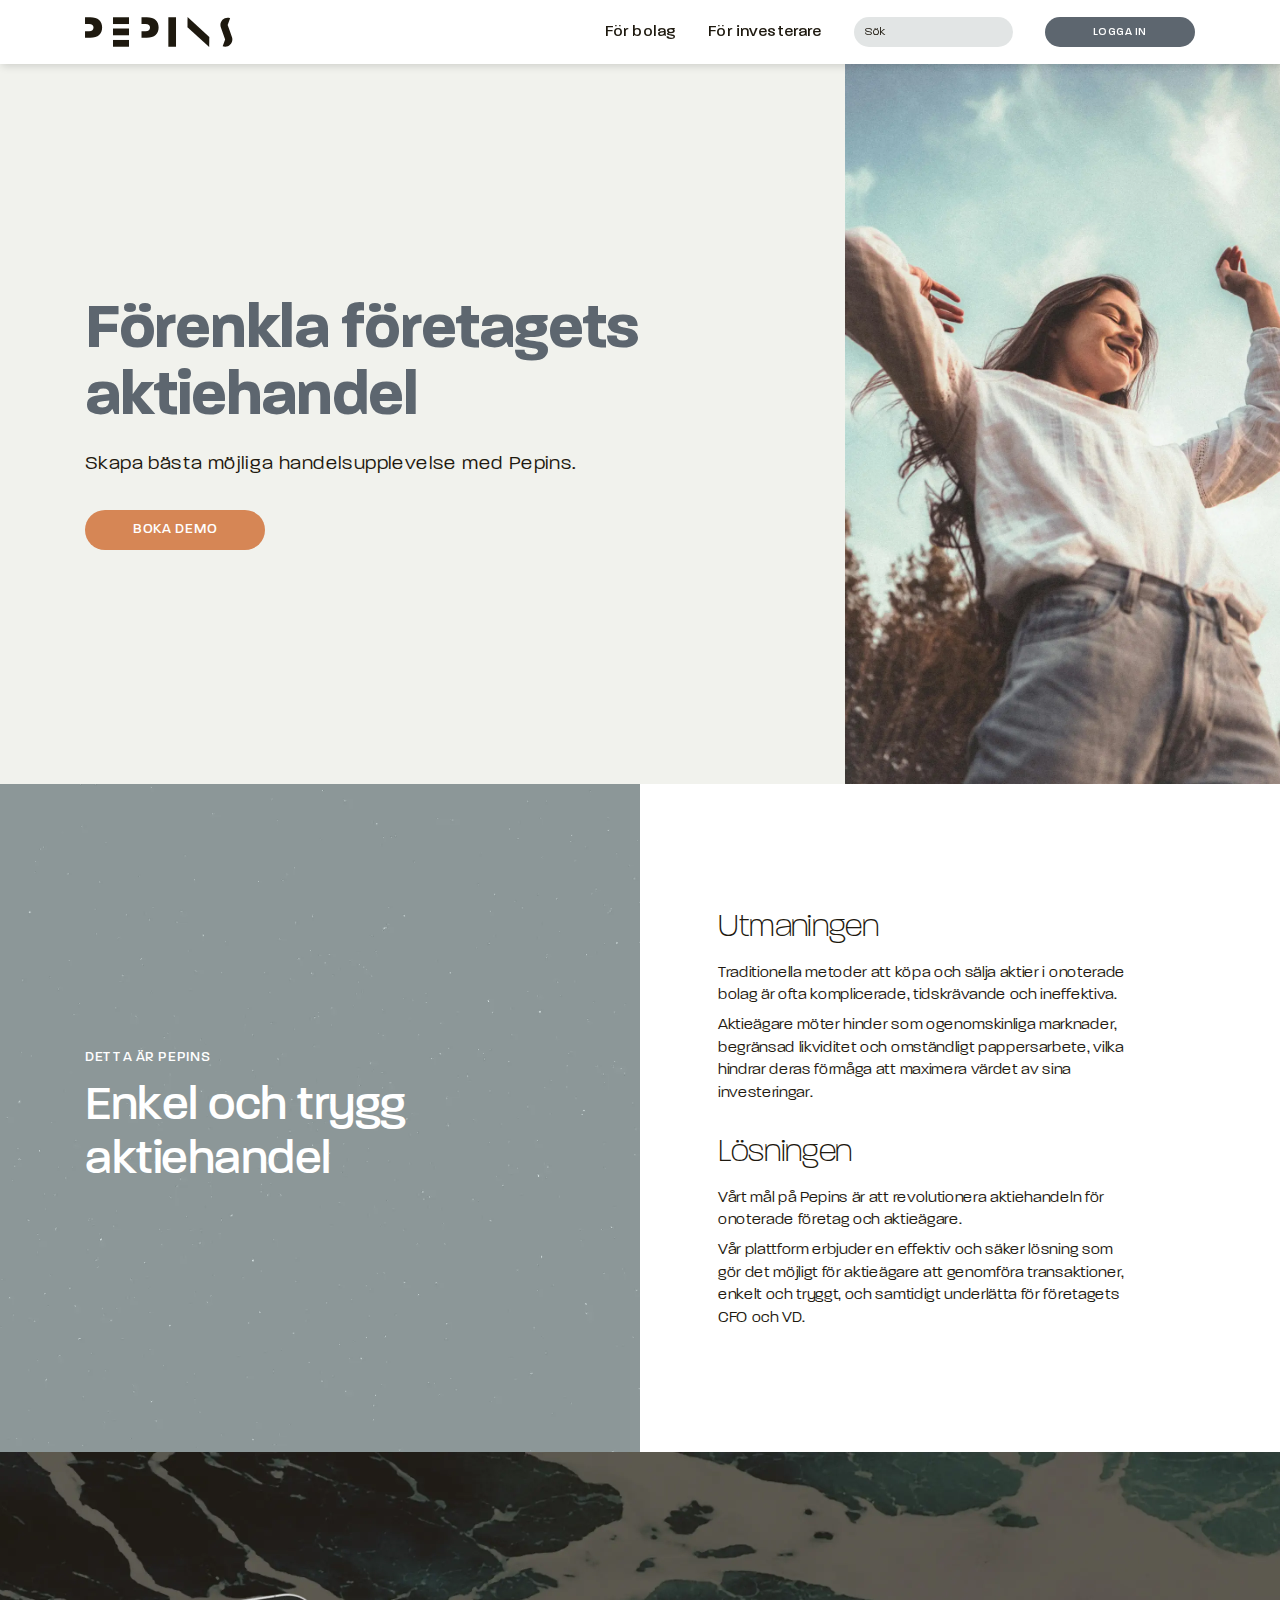
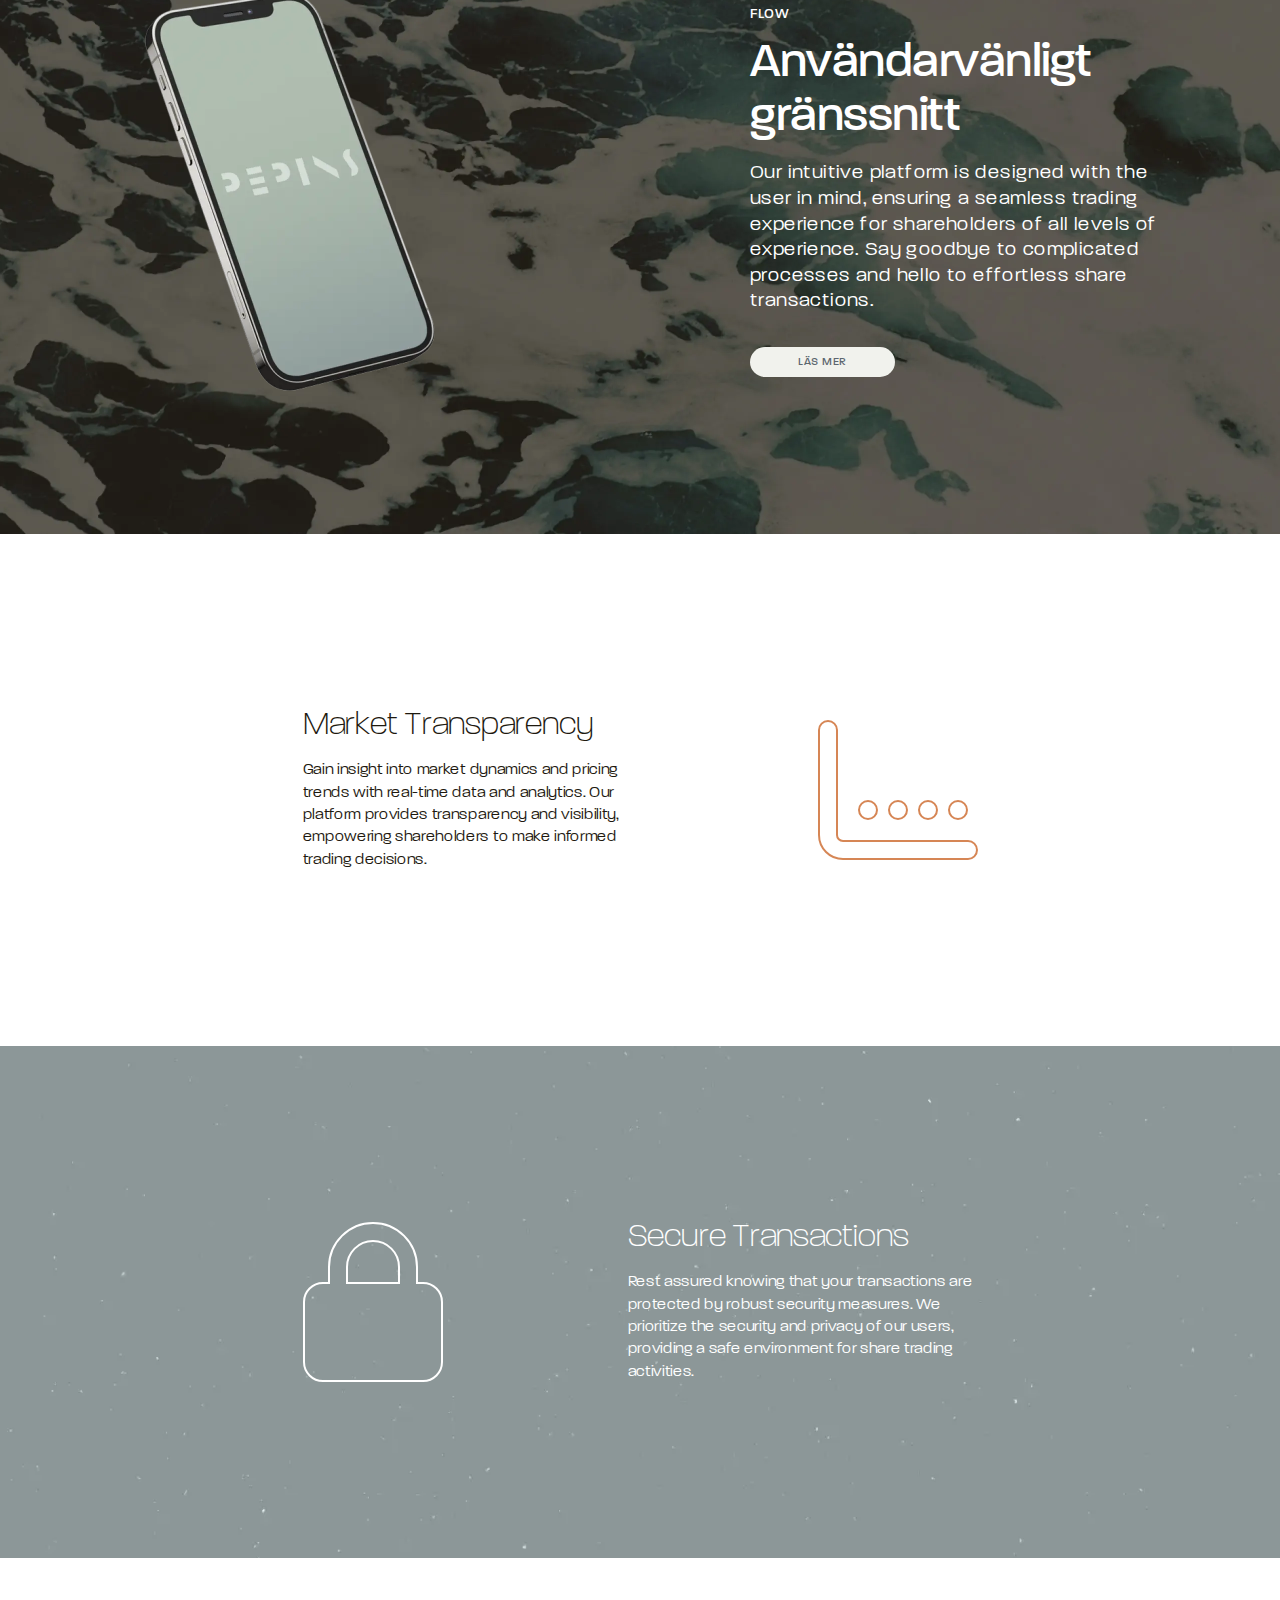
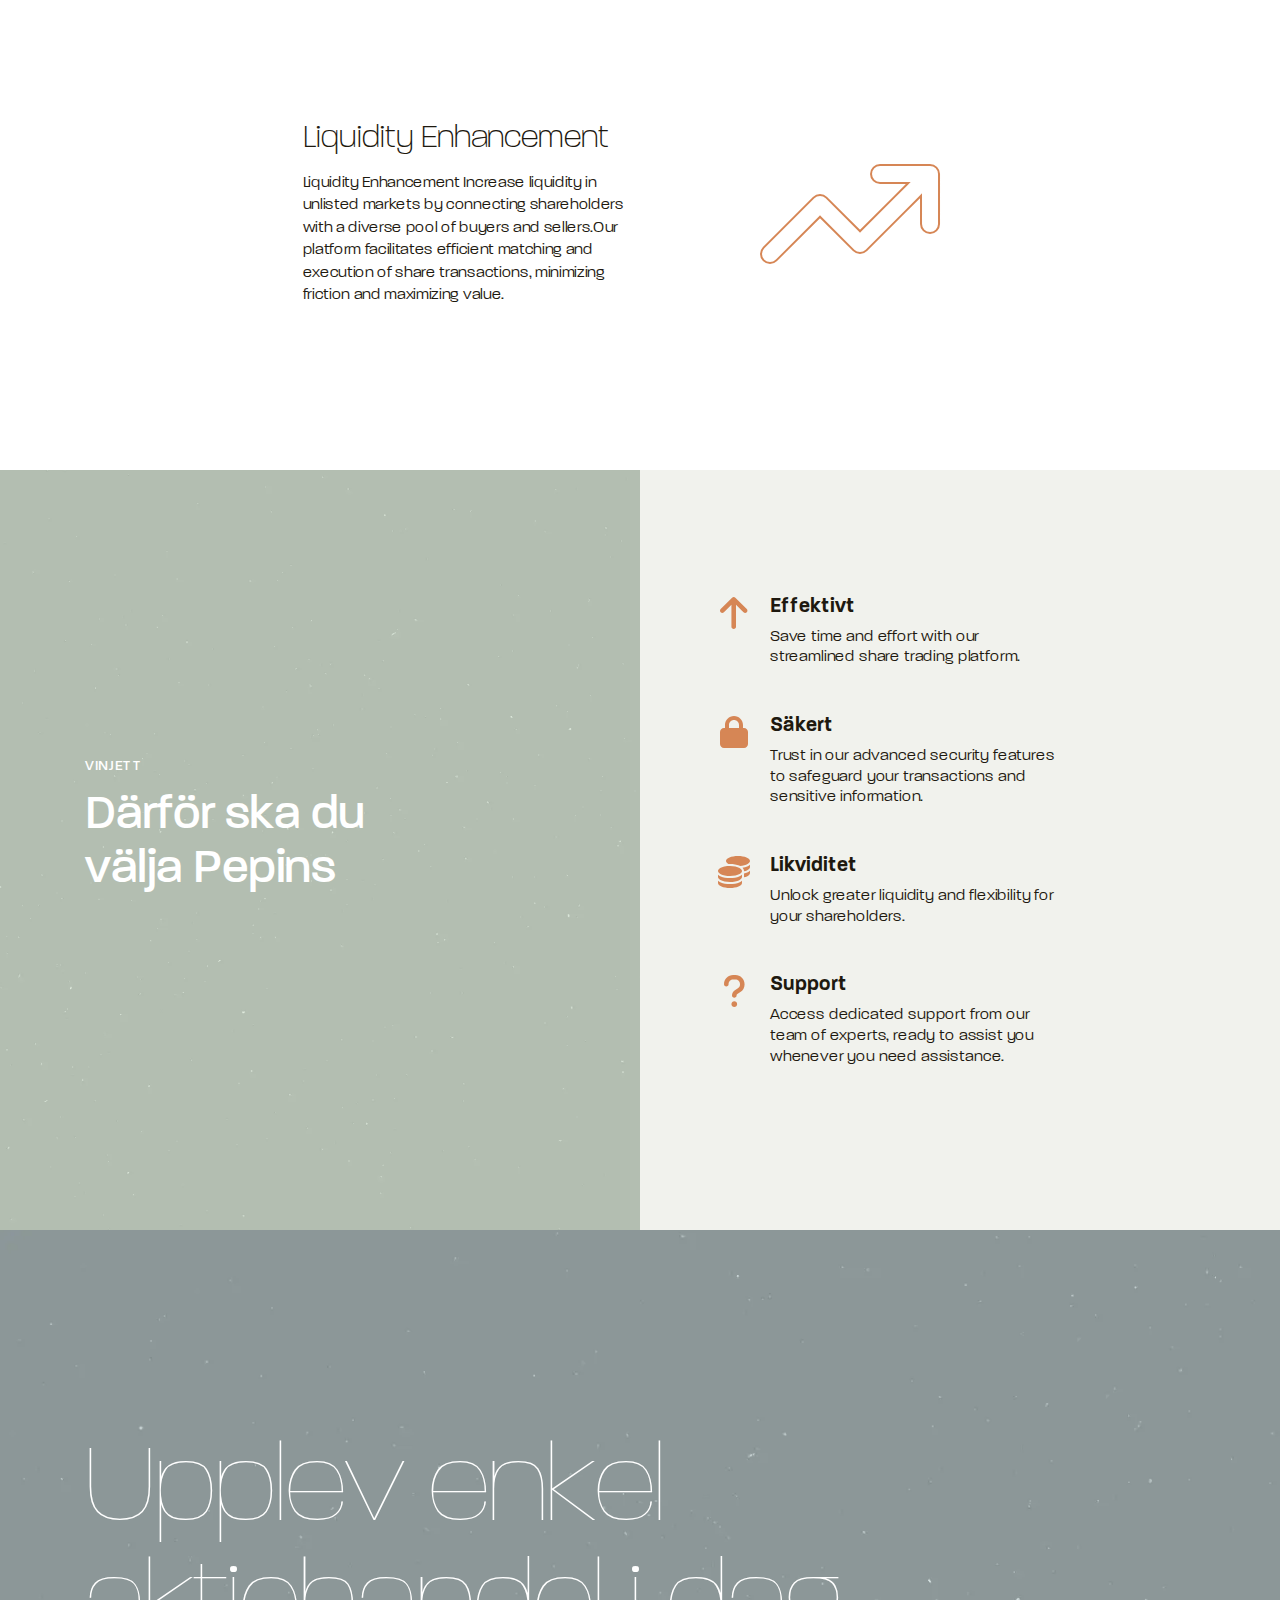
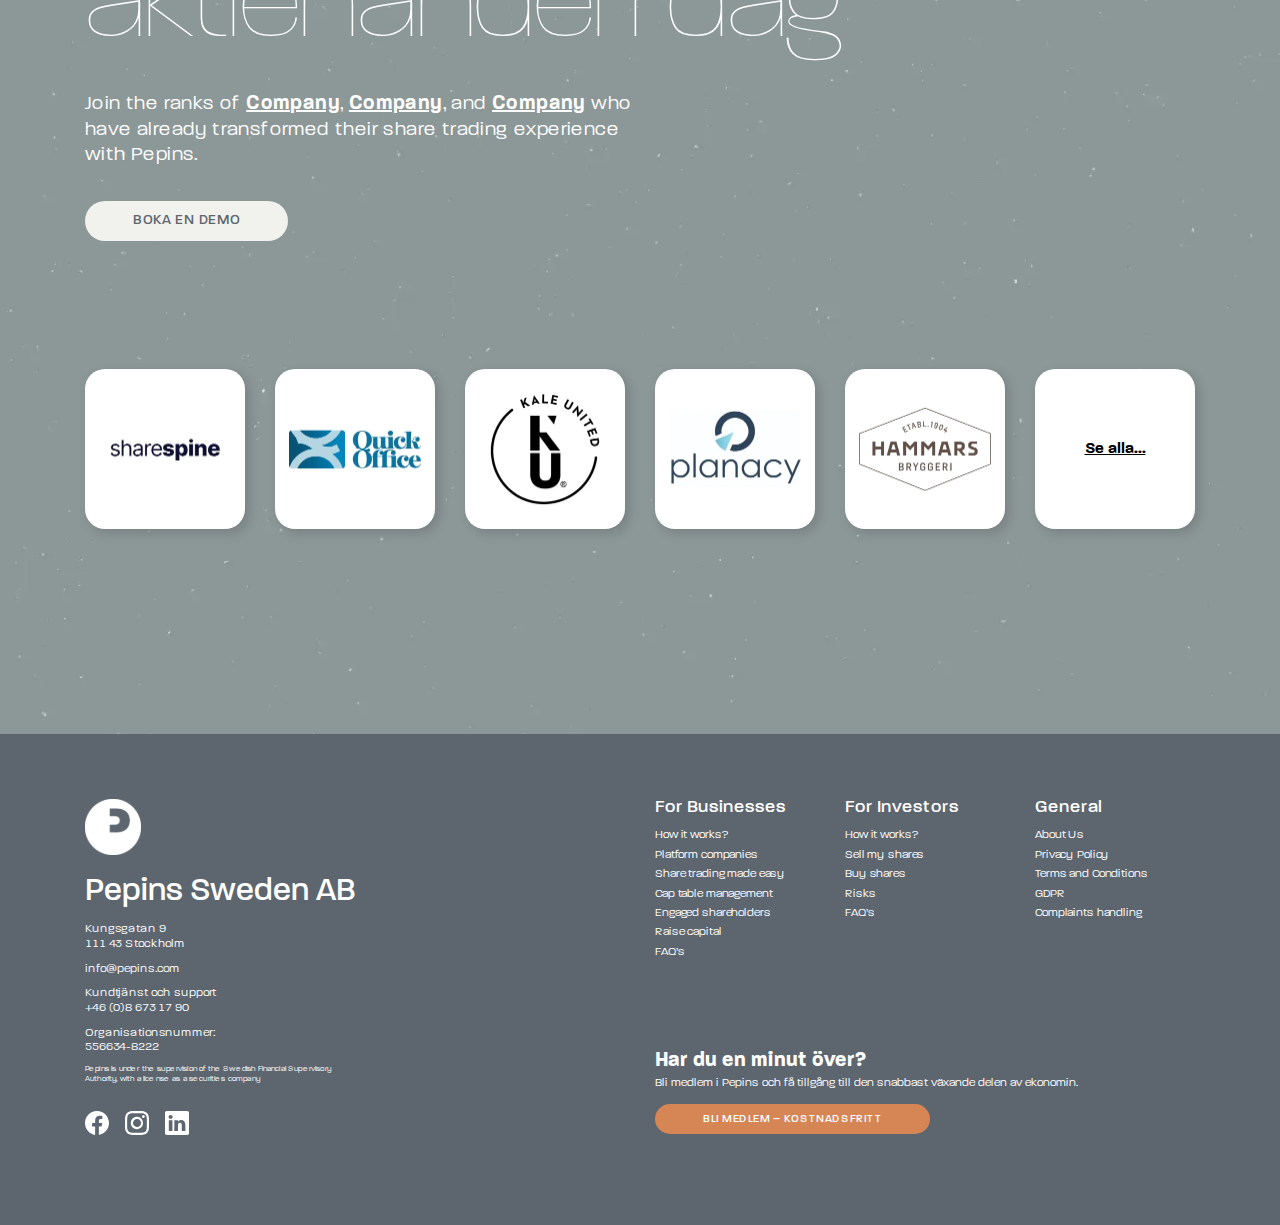
<file: page-2.html>
<!DOCTYPE html>
<html lang="sv">

<head>
	<title>Pepins</title>
	<meta charset="UTF-8">
	<meta name="format-detection" content="telephone=no">
	<!-- <style>body{opacity: 0;}</style> -->
	<link rel="stylesheet" href="css/style.min.css?_v=20240710153145">
	<link rel="shortcut icon" href="favicon.ico">
	<!-- <meta name="robots" content="noindex, nofollow"> -->
	<meta name="viewport" content="width=device-width, initial-scale=1.0">
</head>

<body>
	<div class="wrapper">
		<header class="header">
			<div class="header__container">
				<div class="header__body">
					<a href="index.html" class="header__logo">
						<img src="img/logo.svg" alt="logo pepins">
					</a>
					<div class="header__menu menu">
						<button type="button" class="menu__icon icon-menu"></button>
						<nav class="menu__body">
							<ul class="menu__list">
								<li class="menu__item">
									<a href="" class="menu__link menu-toggle">För bolag</a>
									<div class="dropdown">
										<ul class="dropdown__list">
											<li class="dropdown__item">
												<h3 class="dropdown__title">
													Rubrik ett exempel
												</h3>
											</li>
											<li class="dropdown__item">
												<a href="" class="dropdown__link">
													<svg width="24" height="24" viewBox="0 0 24 24" fill="none" xmlns="http://www.w3.org/2000/svg">
														<path d="M12 0C9.62663 0 7.30655 0.703788 5.33316 2.02236C3.35977 3.34094 1.8217 5.21508 0.913451 7.4078C0.00519941 9.60051 -0.232441 12.0133 0.230582 14.3411C0.693605 16.6689 1.83649 18.807 3.51472 20.4853C5.19295 22.1635 7.33115 23.3064 9.65892 23.7694C11.9867 24.2324 14.3995 23.9948 16.5922 23.0866C18.7849 22.1783 20.6591 20.6402 21.9776 18.6668C23.2962 16.6935 24 14.3734 24 12C24 10.4241 23.6896 8.8637 23.0866 7.4078C22.4835 5.95189 21.5996 4.62902 20.4853 3.51472C19.371 2.40042 18.0481 1.5165 16.5922 0.913446C15.1363 0.310389 13.5759 0 12 0ZM13.2 16.8C13.2 17.1183 13.0736 17.4235 12.8485 17.6485C12.6235 17.8736 12.3183 18 12 18C11.6817 18 11.3765 17.8736 11.1515 17.6485C10.9264 17.4235 10.8 17.1183 10.8 16.8V10.8C10.8 10.4817 10.9264 10.1765 11.1515 9.95147C11.3765 9.72643 11.6817 9.6 12 9.6C12.3183 9.6 12.6235 9.72643 12.8485 9.95147C13.0736 10.1765 13.2 10.4817 13.2 10.8V16.8ZM12 8.4C11.7627 8.4 11.5307 8.32962 11.3333 8.19776C11.136 8.0659 10.9822 7.87849 10.8913 7.65922C10.8005 7.43995 10.7768 7.19867 10.8231 6.96589C10.8694 6.73311 10.9837 6.51929 11.1515 6.35147C11.3193 6.18365 11.5331 6.06936 11.7659 6.02306C11.9987 5.97675 12.24 6.00052 12.4592 6.09134C12.6785 6.18217 12.8659 6.33598 12.9978 6.53331C13.1296 6.73065 13.2 6.96266 13.2 7.2C13.2 7.51826 13.0736 7.82348 12.8485 8.04853C12.6235 8.27357 12.3183 8.4 12 8.4Z" fill="#D68655" />
													</svg>
													<span>Så fungerar Pepins</span>
												</a>
											</li>
											<li class="dropdown__item">
												<a href="" class="dropdown__link">
													<svg width="24" height="24" viewBox="0 0 24 24" fill="none" xmlns="http://www.w3.org/2000/svg">
														<path d="M12 0C9.62663 0 7.30655 0.703788 5.33316 2.02236C3.35977 3.34094 1.8217 5.21508 0.913451 7.4078C0.00519941 9.60051 -0.232441 12.0133 0.230582 14.3411C0.693605 16.6689 1.83649 18.807 3.51472 20.4853C5.19295 22.1635 7.33115 23.3064 9.65892 23.7694C11.9867 24.2324 14.3995 23.9948 16.5922 23.0865C18.7849 22.1783 20.6591 20.6402 21.9776 18.6668C23.2962 16.6934 24 14.3734 24 12C24 10.4241 23.6896 8.8637 23.0866 7.4078C22.4835 5.95189 21.5996 4.62902 20.4853 3.51472C19.371 2.40041 18.0481 1.5165 16.5922 0.913445C15.1363 0.310389 13.5759 0 12 0ZM12 19.2C11.7627 19.2 11.5307 19.1296 11.3333 18.9978C11.136 18.8659 10.9822 18.6785 10.8913 18.4592C10.8005 18.2399 10.7768 17.9987 10.8231 17.7659C10.8694 17.5331 10.9837 17.3193 11.1515 17.1515C11.3193 16.9836 11.5331 16.8694 11.7659 16.8231C11.9987 16.7768 12.24 16.8005 12.4592 16.8913C12.6785 16.9822 12.8659 17.136 12.9978 17.3333C13.1296 17.5306 13.2 17.7627 13.2 18C13.2 18.3183 13.0736 18.6235 12.8485 18.8485C12.6235 19.0736 12.3183 19.2 12 19.2ZM13.2 13.008V14.4C13.2 14.7183 13.0736 15.0235 12.8485 15.2485C12.6235 15.4736 12.3183 15.6 12 15.6C11.6817 15.6 11.3765 15.4736 11.1515 15.2485C10.9264 15.0235 10.8 14.7183 10.8 14.4V12C10.8 11.6817 10.9264 11.3765 11.1515 11.1515C11.3765 10.9264 11.6817 10.8 12 10.8C12.356 10.8 12.704 10.6944 13 10.4966C13.296 10.2989 13.5267 10.0177 13.663 9.68883C13.7992 9.35992 13.8349 8.998 13.7654 8.64883C13.696 8.29967 13.5245 7.97894 13.2728 7.72721C13.0211 7.47547 12.7003 7.30404 12.3512 7.23458C12.002 7.16513 11.6401 7.20078 11.3112 7.33701C10.9823 7.47325 10.7011 7.70396 10.5034 7.99997C10.3056 8.29598 10.2 8.64399 10.2 9C10.2 9.31826 10.0736 9.62348 9.84853 9.84853C9.62349 10.0736 9.31826 10.2 9 10.2C8.68174 10.2 8.37652 10.0736 8.15148 9.84853C7.92643 9.62348 7.8 9.31826 7.8 9C7.79686 8.22036 8.01079 7.45524 8.41784 6.79029C8.82489 6.12534 9.40899 5.58681 10.1047 5.235C10.8005 4.88319 11.5804 4.73199 12.3573 4.79831C13.1341 4.86464 13.8771 5.14587 14.5031 5.61054C15.1292 6.0752 15.6135 6.70495 15.902 7.42928C16.1904 8.15361 16.2715 8.94392 16.1363 9.71174C16.001 10.4796 15.6547 11.1946 15.1361 11.7767C14.6175 12.3589 13.9471 12.7852 13.2 13.008Z" fill="#D68655" />
													</svg>
													<span>FAQ</span>
												</a>
											</li>
											<li class="dropdown__item">
												<a href="" class="dropdown__link">
													<svg width="24" height="24" viewBox="0 0 24 24" fill="none" xmlns="http://www.w3.org/2000/svg">
														<path d="M12 0C9.62663 0 7.30655 0.703788 5.33316 2.02236C3.35977 3.34094 1.8217 5.21508 0.913451 7.4078C0.00519941 9.60051 -0.232441 12.0133 0.230582 14.3411C0.693605 16.6689 1.83649 18.807 3.51472 20.4853C5.19295 22.1635 7.33115 23.3064 9.65892 23.7694C11.9867 24.2324 14.3995 23.9948 16.5922 23.0866C18.7849 22.1783 20.6591 20.6402 21.9776 18.6668C23.2962 16.6935 24 14.3734 24 12C24 10.4241 23.6896 8.8637 23.0866 7.4078C22.4835 5.95189 21.5996 4.62902 20.4853 3.51472C19.371 2.40042 18.0481 1.5165 16.5922 0.913446C15.1363 0.310389 13.5759 0 12 0ZM13.2 16.8C13.2 17.1183 13.0736 17.4235 12.8485 17.6485C12.6235 17.8736 12.3183 18 12 18C11.6817 18 11.3765 17.8736 11.1515 17.6485C10.9264 17.4235 10.8 17.1183 10.8 16.8V10.8C10.8 10.4817 10.9264 10.1765 11.1515 9.95147C11.3765 9.72643 11.6817 9.6 12 9.6C12.3183 9.6 12.6235 9.72643 12.8485 9.95147C13.0736 10.1765 13.2 10.4817 13.2 10.8V16.8ZM12 8.4C11.7627 8.4 11.5307 8.32962 11.3333 8.19776C11.136 8.0659 10.9822 7.87849 10.8913 7.65922C10.8005 7.43995 10.7768 7.19867 10.8231 6.96589C10.8694 6.73311 10.9837 6.51929 11.1515 6.35147C11.3193 6.18365 11.5331 6.06936 11.7659 6.02306C11.9987 5.97675 12.24 6.00052 12.4592 6.09134C12.6785 6.18217 12.8659 6.33598 12.9978 6.53331C13.1296 6.73065 13.2 6.96266 13.2 7.2C13.2 7.51826 13.0736 7.82348 12.8485 8.04853C12.6235 8.27357 12.3183 8.4 12 8.4Z" fill="#D68655" />
													</svg>
													<span>Så fungerar Pepins</span>
												</a>
											</li>
											<li class="dropdown__item">
												<a href="" class="dropdown__link">
													<svg width="24" height="24" viewBox="0 0 24 24" fill="none" xmlns="http://www.w3.org/2000/svg">
														<circle cx="12" cy="12" r="12" fill="#D68655" />
														<path d="M5 17L10.25 10.25L13.75 14.75L19 8" stroke="white" stroke-width="2.5" stroke-linecap="round" stroke-linejoin="round" />
													</svg>
													<span>Enkel aktiehandel</span>
												</a>
											</li>
										</ul>
										<ul class="dropdown__list">
											<li class="dropdown__item">
												<h3 class="dropdown__title">
													Rubrik två
												</h3>
											</li>
											<li class="dropdown__item">
												<a href="" class="dropdown__link">
													<svg width="24" height="24" viewBox="0 0 24 24" fill="none" xmlns="http://www.w3.org/2000/svg">
														<path d="M12 0C9.62663 0 7.30655 0.703788 5.33316 2.02236C3.35977 3.34094 1.8217 5.21508 0.913451 7.4078C0.00519941 9.60051 -0.232441 12.0133 0.230582 14.3411C0.693605 16.6689 1.83649 18.807 3.51472 20.4853C5.19295 22.1635 7.33115 23.3064 9.65892 23.7694C11.9867 24.2324 14.3995 23.9948 16.5922 23.0866C18.7849 22.1783 20.6591 20.6402 21.9776 18.6668C23.2962 16.6935 24 14.3734 24 12C24 10.4241 23.6896 8.8637 23.0866 7.4078C22.4835 5.95189 21.5996 4.62902 20.4853 3.51472C19.371 2.40042 18.0481 1.5165 16.5922 0.913446C15.1363 0.310389 13.5759 0 12 0ZM13.2 16.8C13.2 17.1183 13.0736 17.4235 12.8485 17.6485C12.6235 17.8736 12.3183 18 12 18C11.6817 18 11.3765 17.8736 11.1515 17.6485C10.9264 17.4235 10.8 17.1183 10.8 16.8V10.8C10.8 10.4817 10.9264 10.1765 11.1515 9.95147C11.3765 9.72643 11.6817 9.6 12 9.6C12.3183 9.6 12.6235 9.72643 12.8485 9.95147C13.0736 10.1765 13.2 10.4817 13.2 10.8V16.8ZM12 8.4C11.7627 8.4 11.5307 8.32962 11.3333 8.19776C11.136 8.0659 10.9822 7.87849 10.8913 7.65922C10.8005 7.43995 10.7768 7.19867 10.8231 6.96589C10.8694 6.73311 10.9837 6.51929 11.1515 6.35147C11.3193 6.18365 11.5331 6.06936 11.7659 6.02306C11.9987 5.97675 12.24 6.00052 12.4592 6.09134C12.6785 6.18217 12.8659 6.33598 12.9978 6.53331C13.1296 6.73065 13.2 6.96266 13.2 7.2C13.2 7.51826 13.0736 7.82348 12.8485 8.04853C12.6235 8.27357 12.3183 8.4 12 8.4Z" fill="#D68655" />
													</svg>
													<span>Så fungerar Pepins</span>
												</a>
											</li>
											<li class="dropdown__item">
												<a href="" class="dropdown__link">
													<svg width="24" height="24" viewBox="0 0 24 24" fill="none" xmlns="http://www.w3.org/2000/svg">
														<path d="M12 0C9.62663 0 7.30655 0.703788 5.33316 2.02236C3.35977 3.34094 1.8217 5.21508 0.913451 7.4078C0.00519941 9.60051 -0.232441 12.0133 0.230582 14.3411C0.693605 16.6689 1.83649 18.807 3.51472 20.4853C5.19295 22.1635 7.33115 23.3064 9.65892 23.7694C11.9867 24.2324 14.3995 23.9948 16.5922 23.0865C18.7849 22.1783 20.6591 20.6402 21.9776 18.6668C23.2962 16.6934 24 14.3734 24 12C24 10.4241 23.6896 8.8637 23.0866 7.4078C22.4835 5.95189 21.5996 4.62902 20.4853 3.51472C19.371 2.40041 18.0481 1.5165 16.5922 0.913445C15.1363 0.310389 13.5759 0 12 0ZM12 19.2C11.7627 19.2 11.5307 19.1296 11.3333 18.9978C11.136 18.8659 10.9822 18.6785 10.8913 18.4592C10.8005 18.2399 10.7768 17.9987 10.8231 17.7659C10.8694 17.5331 10.9837 17.3193 11.1515 17.1515C11.3193 16.9836 11.5331 16.8694 11.7659 16.8231C11.9987 16.7768 12.24 16.8005 12.4592 16.8913C12.6785 16.9822 12.8659 17.136 12.9978 17.3333C13.1296 17.5306 13.2 17.7627 13.2 18C13.2 18.3183 13.0736 18.6235 12.8485 18.8485C12.6235 19.0736 12.3183 19.2 12 19.2ZM13.2 13.008V14.4C13.2 14.7183 13.0736 15.0235 12.8485 15.2485C12.6235 15.4736 12.3183 15.6 12 15.6C11.6817 15.6 11.3765 15.4736 11.1515 15.2485C10.9264 15.0235 10.8 14.7183 10.8 14.4V12C10.8 11.6817 10.9264 11.3765 11.1515 11.1515C11.3765 10.9264 11.6817 10.8 12 10.8C12.356 10.8 12.704 10.6944 13 10.4966C13.296 10.2989 13.5267 10.0177 13.663 9.68883C13.7992 9.35992 13.8349 8.998 13.7654 8.64883C13.696 8.29967 13.5245 7.97894 13.2728 7.72721C13.0211 7.47547 12.7003 7.30404 12.3512 7.23458C12.002 7.16513 11.6401 7.20078 11.3112 7.33701C10.9823 7.47325 10.7011 7.70396 10.5034 7.99997C10.3056 8.29598 10.2 8.64399 10.2 9C10.2 9.31826 10.0736 9.62348 9.84853 9.84853C9.62349 10.0736 9.31826 10.2 9 10.2C8.68174 10.2 8.37652 10.0736 8.15148 9.84853C7.92643 9.62348 7.8 9.31826 7.8 9C7.79686 8.22036 8.01079 7.45524 8.41784 6.79029C8.82489 6.12534 9.40899 5.58681 10.1047 5.235C10.8005 4.88319 11.5804 4.73199 12.3573 4.79831C13.1341 4.86464 13.8771 5.14587 14.5031 5.61054C15.1292 6.0752 15.6135 6.70495 15.902 7.42928C16.1904 8.15361 16.2715 8.94392 16.1363 9.71174C16.001 10.4796 15.6547 11.1946 15.1361 11.7767C14.6175 12.3589 13.9471 12.7852 13.2 13.008Z" fill="#D68655" />
													</svg>
													<span>FAQ</span>
												</a>
											</li>
											<li class="dropdown__item">
												<a href="" class="dropdown__link">
													<svg width="24" height="24" viewBox="0 0 24 24" fill="none" xmlns="http://www.w3.org/2000/svg">
														<path d="M12 0C9.62663 0 7.30655 0.703788 5.33316 2.02236C3.35977 3.34094 1.8217 5.21508 0.913451 7.4078C0.00519941 9.60051 -0.232441 12.0133 0.230582 14.3411C0.693605 16.6689 1.83649 18.807 3.51472 20.4853C5.19295 22.1635 7.33115 23.3064 9.65892 23.7694C11.9867 24.2324 14.3995 23.9948 16.5922 23.0866C18.7849 22.1783 20.6591 20.6402 21.9776 18.6668C23.2962 16.6935 24 14.3734 24 12C24 10.4241 23.6896 8.8637 23.0866 7.4078C22.4835 5.95189 21.5996 4.62902 20.4853 3.51472C19.371 2.40042 18.0481 1.5165 16.5922 0.913446C15.1363 0.310389 13.5759 0 12 0ZM13.2 16.8C13.2 17.1183 13.0736 17.4235 12.8485 17.6485C12.6235 17.8736 12.3183 18 12 18C11.6817 18 11.3765 17.8736 11.1515 17.6485C10.9264 17.4235 10.8 17.1183 10.8 16.8V10.8C10.8 10.4817 10.9264 10.1765 11.1515 9.95147C11.3765 9.72643 11.6817 9.6 12 9.6C12.3183 9.6 12.6235 9.72643 12.8485 9.95147C13.0736 10.1765 13.2 10.4817 13.2 10.8V16.8ZM12 8.4C11.7627 8.4 11.5307 8.32962 11.3333 8.19776C11.136 8.0659 10.9822 7.87849 10.8913 7.65922C10.8005 7.43995 10.7768 7.19867 10.8231 6.96589C10.8694 6.73311 10.9837 6.51929 11.1515 6.35147C11.3193 6.18365 11.5331 6.06936 11.7659 6.02306C11.9987 5.97675 12.24 6.00052 12.4592 6.09134C12.6785 6.18217 12.8659 6.33598 12.9978 6.53331C13.1296 6.73065 13.2 6.96266 13.2 7.2C13.2 7.51826 13.0736 7.82348 12.8485 8.04853C12.6235 8.27357 12.3183 8.4 12 8.4Z" fill="#D68655" />
													</svg>
													<span>Så fungerar Pepins</span>
												</a>
											</li>
											<li class="dropdown__item">
												<a href="" class="dropdown__link">
													<svg width="24" height="24" viewBox="0 0 24 24" fill="none" xmlns="http://www.w3.org/2000/svg">
														<circle cx="12" cy="12" r="12" fill="#D68655" />
														<path d="M5 17L10.25 10.25L13.75 14.75L19 8" stroke="white" stroke-width="2.5" stroke-linecap="round" stroke-linejoin="round" />
													</svg>
													<span>Enkel aktiehandel</span>
												</a>
											</li>
										</ul>
										<ul class="dropdown__list">
											<li class="dropdown__item">
												<h3 class="dropdown__title">
													En tredje rubrik
												</h3>
											</li>
											<li class="dropdown__item">
												<a href="" class="dropdown__link">
													<svg width="24" height="16" viewBox="0 0 24 16" fill="none" xmlns="http://www.w3.org/2000/svg">
														<path d="M1.33333 2.66666C2.06971 2.66666 2.66666 2.06971 2.66666 1.33333C2.66666 0.596952 2.06971 0 1.33333 0C0.596952 0 0 0.596952 0 1.33333C0 2.06971 0.596952 2.66666 1.33333 2.66666Z" fill="#D68655" />
														<path d="M1.33333 9.33332C2.06971 9.33332 2.66666 8.73636 2.66666 7.99999C2.66666 7.26361 2.06971 6.66666 1.33333 6.66666C0.596952 6.66666 0 7.26361 0 7.99999C0 8.73636 0.596952 9.33332 1.33333 9.33332Z" fill="#D68655" />
														<path d="M1.33333 16C2.06971 16 2.66666 15.403 2.66666 14.6667C2.66666 13.9303 2.06971 13.3333 1.33333 13.3333C0.596952 13.3333 0 13.9303 0 14.6667C0 15.403 0.596952 16 1.33333 16Z" fill="#D68655" />
														<path d="M22.7467 6.66666H6.5867C5.89451 6.66666 5.33337 7.22779 5.33337 7.91999V8.07999C5.33337 8.77218 5.89451 9.33332 6.5867 9.33332H22.7467C23.4389 9.33332 24 8.77218 24 8.07999V7.91999C24 7.22779 23.4389 6.66666 22.7467 6.66666Z" fill="#D68655" />
														<path d="M22.7467 13.3333H6.5867C5.89451 13.3333 5.33337 13.8945 5.33337 14.5867V14.7466C5.33337 15.4388 5.89451 16 6.5867 16H22.7467C23.4389 16 24 15.4388 24 14.7466V14.5867C24 13.8945 23.4389 13.3333 22.7467 13.3333Z" fill="#D68655" />
														<path d="M22.7467 1.52588e-05H6.5867C5.89451 1.52588e-05 5.33337 0.56115 5.33337 1.25335V1.41334C5.33337 2.10554 5.89451 2.66667 6.5867 2.66667H22.7467C23.4389 2.66667 24 2.10554 24 1.41334V1.25335C24 0.56115 23.4389 1.52588e-05 22.7467 1.52588e-05Z" fill="#D68655" />
													</svg>
													<span>Se alla bolag på Pepins</span>
												</a>
											</li>
											<li class="dropdown__item">
												<a href="" class="dropdown__link">
													<svg width="24" height="22" viewBox="0 0 24 22" fill="none" xmlns="http://www.w3.org/2000/svg">
														<path d="M23.4289 0.412607L23.4298 0.413333C23.5752 0.531646 23.6931 0.682362 23.7745 0.854433C23.8559 1.02639 23.8987 1.21514 23.8996 1.40666C23.8996 1.40679 23.8996 1.40693 23.8996 1.40707L23.8996 18.1559L23.8996 18.1583C23.9066 18.4533 23.8141 18.7414 23.6383 18.9734C23.4625 19.2055 23.2146 19.367 22.937 19.4314L12.2819 21.9H12H11.7181L1.06296 19.4314C0.785401 19.367 0.537458 19.2055 0.361704 18.9734C0.185907 18.7414 0.093372 18.4533 0.100374 18.1583H0.100402V18.1559V1.40662H0.100431L0.100374 1.40424C0.0957431 1.2102 0.134169 1.01772 0.212622 0.841489C0.29107 0.665263 0.407411 0.510051 0.552579 0.387527C0.697734 0.265013 0.867904 0.178387 1.05007 0.134021C1.23221 0.089663 1.42173 0.0886697 1.60429 0.131113C1.60431 0.131119 1.60434 0.131124 1.60436 0.13113L11.9772 2.56111L11.9999 2.56643L12.0226 2.56117L22.3947 0.158803C22.3948 0.158773 22.395 0.158742 22.3951 0.158712C22.5747 0.118842 22.7607 0.12089 22.9394 0.164713C23.1183 0.208571 23.2856 0.293205 23.4289 0.412607ZM2.68955 3.02532L2.56698 2.99692V3.12274V17.0576V17.1371L2.64441 17.155L10.6441 19.0084L10.7667 19.0368V18.911V4.97614V4.89666L10.6893 4.87872L2.68955 3.02532ZM21.3556 17.155L21.433 17.1371V17.0576V3.12274V2.99692L21.3105 3.02532L13.3107 4.87872L13.2333 4.89666V4.97614V18.911V19.0368L13.3559 19.0084L21.3556 17.155Z" fill="#D68655" stroke="white" stroke-width="0.2" />
													</svg>
													<span>Hantering av aktiebok</span>
												</a>
											</li>
											<li class="dropdown__item">
												<a href="" class="dropdown__link">
													<svg width="24" height="22" viewBox="0 0 24 22" fill="none" xmlns="http://www.w3.org/2000/svg">
														<path d="M8.4001 9.6C9.34945 9.6 10.2775 9.31849 11.0668 8.79106C11.8562 8.26363 12.4714 7.51397 12.8347 6.63688C13.198 5.7598 13.2931 4.79468 13.1079 3.86357C12.9227 2.93246 12.4655 2.07718 11.7942 1.40589C11.1229 0.734597 10.2676 0.277442 9.33653 0.0922328C8.40542 -0.0929762 7.4403 0.00207975 6.56322 0.36538C5.68613 0.728681 4.93647 1.34391 4.40904 2.13327C3.88161 2.92262 3.6001 3.85065 3.6001 4.8C3.6001 6.07304 4.10581 7.29394 5.00598 8.19412C5.90616 9.09429 7.12706 9.6 8.4001 9.6ZM8.4001 2.4C8.87477 2.4 9.33879 2.54076 9.73347 2.80448C10.1281 3.06819 10.4358 3.44302 10.6174 3.88156C10.7991 4.3201 10.8466 4.80266 10.754 5.26822C10.6614 5.73377 10.4328 6.16141 10.0972 6.49706C9.76151 6.8327 9.33387 7.06128 8.86831 7.15389C8.40276 7.24649 7.9202 7.19896 7.48166 7.01731C7.04312 6.83566 6.66829 6.52805 6.40457 6.13337C6.14086 5.73869 6.0001 5.27468 6.0001 4.8C6.0001 4.16348 6.25295 3.55303 6.70304 3.10295C7.15313 2.65286 7.76358 2.4 8.4001 2.4Z" fill="#D68655" />
														<path d="M18 12C18.712 12 19.4081 11.7889 20.0001 11.3933C20.5921 10.9977 21.0535 10.4355 21.326 9.77766C21.5985 9.11984 21.6698 8.396 21.5309 7.69767C21.3919 6.99934 21.0491 6.35788 20.5456 5.85441C20.0421 5.35094 19.4007 5.00808 18.7024 4.86917C18.004 4.73026 17.2802 4.80156 16.6224 5.07403C15.9646 5.34651 15.4023 5.80793 15.0067 6.39994C14.6112 6.99196 14.4 7.68798 14.4 8.4C14.4 9.35478 14.7793 10.2705 15.4544 10.9456C16.1296 11.6207 17.0452 12 18 12ZM18 7.2C18.2374 7.2 18.4694 7.27038 18.6667 7.40223C18.864 7.53409 19.0179 7.72151 19.1087 7.94078C19.1995 8.16005 19.2233 8.40133 19.177 8.63411C19.1307 8.86688 19.0164 9.0807 18.8486 9.24853C18.6807 9.41635 18.4669 9.53064 18.2341 9.57694C18.0014 9.62324 17.7601 9.59948 17.5408 9.50865C17.3215 9.41783 17.1341 9.26402 17.0023 9.06668C16.8704 8.86934 16.8 8.63733 16.8 8.4C16.8 8.08174 16.9265 7.77651 17.1515 7.55147C17.3765 7.32643 17.6818 7.2 18 7.2Z" fill="#D68655" />
														<path d="M18 13.2C16.6702 13.2015 15.3785 13.6447 14.328 14.46C13.1526 13.2892 11.6569 12.4927 10.0294 12.1709C8.40191 11.8491 6.71558 12.0164 5.18307 12.6518C3.65056 13.2871 2.3405 14.362 1.41809 15.7409C0.495683 17.1198 0.00224423 18.741 0 20.4C0 20.7183 0.126428 21.0235 0.351472 21.2485C0.576515 21.4736 0.88174 21.6 1.2 21.6C1.51826 21.6 1.82348 21.4736 2.04853 21.2485C2.27357 21.0235 2.4 20.7183 2.4 20.4C2.4 18.8087 3.03214 17.2826 4.15736 16.1574C5.28258 15.0321 6.8087 14.4 8.4 14.4C9.9913 14.4 11.5174 15.0321 12.6426 16.1574C13.7679 17.2826 14.4 18.8087 14.4 20.4C14.4 20.7183 14.5264 21.0235 14.7515 21.2485C14.9765 21.4736 15.2817 21.6 15.6 21.6C15.9183 21.6 16.2235 21.4736 16.4485 21.2485C16.6736 21.0235 16.8 20.7183 16.8 20.4C16.8029 18.9941 16.4477 17.6107 15.768 16.38C16.2983 15.961 16.9359 15.6997 17.6078 15.626C18.2796 15.5524 18.9587 15.6693 19.5672 15.9636C20.1756 16.2578 20.689 16.7174 21.0485 17.2898C21.408 17.8621 21.5991 18.5241 21.6 19.2C21.6 19.5183 21.7264 19.8235 21.9515 20.0485C22.1765 20.2736 22.4817 20.4 22.8 20.4C23.1183 20.4 23.4235 20.2736 23.6485 20.0485C23.8736 19.8235 24 19.5183 24 19.2C24 17.6087 23.3679 16.0826 22.2426 14.9574C21.1174 13.8321 19.5913 13.2 18 13.2Z" fill="#D68655" />
													</svg>
													<span>Aktieinspiration</span>
												</a>
											</li>
										</ul>
									</div>
								</li>
								<li class="menu__item">
									<a href="" class="menu__link menu-toggle">För investerare</a>
									<div class="dropdown">
										<ul class="dropdown__list">
											<li class="dropdown__item">
												<h3 class="dropdown__title">
													Rubrik ett exempel
												</h3>
											</li>
											<li class="dropdown__item">
												<a href="" class="dropdown__link">
													<svg width="24" height="24" viewBox="0 0 24 24" fill="none" xmlns="http://www.w3.org/2000/svg">
														<path d="M12 0C9.62663 0 7.30655 0.703788 5.33316 2.02236C3.35977 3.34094 1.8217 5.21508 0.913451 7.4078C0.00519941 9.60051 -0.232441 12.0133 0.230582 14.3411C0.693605 16.6689 1.83649 18.807 3.51472 20.4853C5.19295 22.1635 7.33115 23.3064 9.65892 23.7694C11.9867 24.2324 14.3995 23.9948 16.5922 23.0866C18.7849 22.1783 20.6591 20.6402 21.9776 18.6668C23.2962 16.6935 24 14.3734 24 12C24 10.4241 23.6896 8.8637 23.0866 7.4078C22.4835 5.95189 21.5996 4.62902 20.4853 3.51472C19.371 2.40042 18.0481 1.5165 16.5922 0.913446C15.1363 0.310389 13.5759 0 12 0ZM13.2 16.8C13.2 17.1183 13.0736 17.4235 12.8485 17.6485C12.6235 17.8736 12.3183 18 12 18C11.6817 18 11.3765 17.8736 11.1515 17.6485C10.9264 17.4235 10.8 17.1183 10.8 16.8V10.8C10.8 10.4817 10.9264 10.1765 11.1515 9.95147C11.3765 9.72643 11.6817 9.6 12 9.6C12.3183 9.6 12.6235 9.72643 12.8485 9.95147C13.0736 10.1765 13.2 10.4817 13.2 10.8V16.8ZM12 8.4C11.7627 8.4 11.5307 8.32962 11.3333 8.19776C11.136 8.0659 10.9822 7.87849 10.8913 7.65922C10.8005 7.43995 10.7768 7.19867 10.8231 6.96589C10.8694 6.73311 10.9837 6.51929 11.1515 6.35147C11.3193 6.18365 11.5331 6.06936 11.7659 6.02306C11.9987 5.97675 12.24 6.00052 12.4592 6.09134C12.6785 6.18217 12.8659 6.33598 12.9978 6.53331C13.1296 6.73065 13.2 6.96266 13.2 7.2C13.2 7.51826 13.0736 7.82348 12.8485 8.04853C12.6235 8.27357 12.3183 8.4 12 8.4Z" fill="#D68655" />
													</svg>
													<span>Så fungerar Pepins</span>
												</a>
											</li>
											<li class="dropdown__item">
												<a href="" class="dropdown__link">
													<svg width="24" height="24" viewBox="0 0 24 24" fill="none" xmlns="http://www.w3.org/2000/svg">
														<path d="M12 0C9.62663 0 7.30655 0.703788 5.33316 2.02236C3.35977 3.34094 1.8217 5.21508 0.913451 7.4078C0.00519941 9.60051 -0.232441 12.0133 0.230582 14.3411C0.693605 16.6689 1.83649 18.807 3.51472 20.4853C5.19295 22.1635 7.33115 23.3064 9.65892 23.7694C11.9867 24.2324 14.3995 23.9948 16.5922 23.0865C18.7849 22.1783 20.6591 20.6402 21.9776 18.6668C23.2962 16.6934 24 14.3734 24 12C24 10.4241 23.6896 8.8637 23.0866 7.4078C22.4835 5.95189 21.5996 4.62902 20.4853 3.51472C19.371 2.40041 18.0481 1.5165 16.5922 0.913445C15.1363 0.310389 13.5759 0 12 0ZM12 19.2C11.7627 19.2 11.5307 19.1296 11.3333 18.9978C11.136 18.8659 10.9822 18.6785 10.8913 18.4592C10.8005 18.2399 10.7768 17.9987 10.8231 17.7659C10.8694 17.5331 10.9837 17.3193 11.1515 17.1515C11.3193 16.9836 11.5331 16.8694 11.7659 16.8231C11.9987 16.7768 12.24 16.8005 12.4592 16.8913C12.6785 16.9822 12.8659 17.136 12.9978 17.3333C13.1296 17.5306 13.2 17.7627 13.2 18C13.2 18.3183 13.0736 18.6235 12.8485 18.8485C12.6235 19.0736 12.3183 19.2 12 19.2ZM13.2 13.008V14.4C13.2 14.7183 13.0736 15.0235 12.8485 15.2485C12.6235 15.4736 12.3183 15.6 12 15.6C11.6817 15.6 11.3765 15.4736 11.1515 15.2485C10.9264 15.0235 10.8 14.7183 10.8 14.4V12C10.8 11.6817 10.9264 11.3765 11.1515 11.1515C11.3765 10.9264 11.6817 10.8 12 10.8C12.356 10.8 12.704 10.6944 13 10.4966C13.296 10.2989 13.5267 10.0177 13.663 9.68883C13.7992 9.35992 13.8349 8.998 13.7654 8.64883C13.696 8.29967 13.5245 7.97894 13.2728 7.72721C13.0211 7.47547 12.7003 7.30404 12.3512 7.23458C12.002 7.16513 11.6401 7.20078 11.3112 7.33701C10.9823 7.47325 10.7011 7.70396 10.5034 7.99997C10.3056 8.29598 10.2 8.64399 10.2 9C10.2 9.31826 10.0736 9.62348 9.84853 9.84853C9.62349 10.0736 9.31826 10.2 9 10.2C8.68174 10.2 8.37652 10.0736 8.15148 9.84853C7.92643 9.62348 7.8 9.31826 7.8 9C7.79686 8.22036 8.01079 7.45524 8.41784 6.79029C8.82489 6.12534 9.40899 5.58681 10.1047 5.235C10.8005 4.88319 11.5804 4.73199 12.3573 4.79831C13.1341 4.86464 13.8771 5.14587 14.5031 5.61054C15.1292 6.0752 15.6135 6.70495 15.902 7.42928C16.1904 8.15361 16.2715 8.94392 16.1363 9.71174C16.001 10.4796 15.6547 11.1946 15.1361 11.7767C14.6175 12.3589 13.9471 12.7852 13.2 13.008Z" fill="#D68655" />
													</svg>
													<span>FAQ</span>
												</a>
											</li>
											<li class="dropdown__item">
												<a href="" class="dropdown__link">
													<svg width="24" height="24" viewBox="0 0 24 24" fill="none" xmlns="http://www.w3.org/2000/svg">
														<path d="M12 0C9.62663 0 7.30655 0.703788 5.33316 2.02236C3.35977 3.34094 1.8217 5.21508 0.913451 7.4078C0.00519941 9.60051 -0.232441 12.0133 0.230582 14.3411C0.693605 16.6689 1.83649 18.807 3.51472 20.4853C5.19295 22.1635 7.33115 23.3064 9.65892 23.7694C11.9867 24.2324 14.3995 23.9948 16.5922 23.0866C18.7849 22.1783 20.6591 20.6402 21.9776 18.6668C23.2962 16.6935 24 14.3734 24 12C24 10.4241 23.6896 8.8637 23.0866 7.4078C22.4835 5.95189 21.5996 4.62902 20.4853 3.51472C19.371 2.40042 18.0481 1.5165 16.5922 0.913446C15.1363 0.310389 13.5759 0 12 0ZM13.2 16.8C13.2 17.1183 13.0736 17.4235 12.8485 17.6485C12.6235 17.8736 12.3183 18 12 18C11.6817 18 11.3765 17.8736 11.1515 17.6485C10.9264 17.4235 10.8 17.1183 10.8 16.8V10.8C10.8 10.4817 10.9264 10.1765 11.1515 9.95147C11.3765 9.72643 11.6817 9.6 12 9.6C12.3183 9.6 12.6235 9.72643 12.8485 9.95147C13.0736 10.1765 13.2 10.4817 13.2 10.8V16.8ZM12 8.4C11.7627 8.4 11.5307 8.32962 11.3333 8.19776C11.136 8.0659 10.9822 7.87849 10.8913 7.65922C10.8005 7.43995 10.7768 7.19867 10.8231 6.96589C10.8694 6.73311 10.9837 6.51929 11.1515 6.35147C11.3193 6.18365 11.5331 6.06936 11.7659 6.02306C11.9987 5.97675 12.24 6.00052 12.4592 6.09134C12.6785 6.18217 12.8659 6.33598 12.9978 6.53331C13.1296 6.73065 13.2 6.96266 13.2 7.2C13.2 7.51826 13.0736 7.82348 12.8485 8.04853C12.6235 8.27357 12.3183 8.4 12 8.4Z" fill="#D68655" />
													</svg>
													<span>Så fungerar Pepins</span>
												</a>
											</li>
											<li class="dropdown__item">
												<a href="" class="dropdown__link">
													<svg width="24" height="24" viewBox="0 0 24 24" fill="none" xmlns="http://www.w3.org/2000/svg">
														<circle cx="12" cy="12" r="12" fill="#D68655" />
														<path d="M5 17L10.25 10.25L13.75 14.75L19 8" stroke="white" stroke-width="2.5" stroke-linecap="round" stroke-linejoin="round" />
													</svg>
													<span>Enkel aktiehandel</span>
												</a>
											</li>
										</ul>
										<ul class="dropdown__list">
											<li class="dropdown__item">
												<h3 class="dropdown__title">
													Rubrik två
												</h3>
											</li>
											<li class="dropdown__item">
												<a href="" class="dropdown__link">
													<svg width="24" height="24" viewBox="0 0 24 24" fill="none" xmlns="http://www.w3.org/2000/svg">
														<path d="M12 0C9.62663 0 7.30655 0.703788 5.33316 2.02236C3.35977 3.34094 1.8217 5.21508 0.913451 7.4078C0.00519941 9.60051 -0.232441 12.0133 0.230582 14.3411C0.693605 16.6689 1.83649 18.807 3.51472 20.4853C5.19295 22.1635 7.33115 23.3064 9.65892 23.7694C11.9867 24.2324 14.3995 23.9948 16.5922 23.0866C18.7849 22.1783 20.6591 20.6402 21.9776 18.6668C23.2962 16.6935 24 14.3734 24 12C24 10.4241 23.6896 8.8637 23.0866 7.4078C22.4835 5.95189 21.5996 4.62902 20.4853 3.51472C19.371 2.40042 18.0481 1.5165 16.5922 0.913446C15.1363 0.310389 13.5759 0 12 0ZM13.2 16.8C13.2 17.1183 13.0736 17.4235 12.8485 17.6485C12.6235 17.8736 12.3183 18 12 18C11.6817 18 11.3765 17.8736 11.1515 17.6485C10.9264 17.4235 10.8 17.1183 10.8 16.8V10.8C10.8 10.4817 10.9264 10.1765 11.1515 9.95147C11.3765 9.72643 11.6817 9.6 12 9.6C12.3183 9.6 12.6235 9.72643 12.8485 9.95147C13.0736 10.1765 13.2 10.4817 13.2 10.8V16.8ZM12 8.4C11.7627 8.4 11.5307 8.32962 11.3333 8.19776C11.136 8.0659 10.9822 7.87849 10.8913 7.65922C10.8005 7.43995 10.7768 7.19867 10.8231 6.96589C10.8694 6.73311 10.9837 6.51929 11.1515 6.35147C11.3193 6.18365 11.5331 6.06936 11.7659 6.02306C11.9987 5.97675 12.24 6.00052 12.4592 6.09134C12.6785 6.18217 12.8659 6.33598 12.9978 6.53331C13.1296 6.73065 13.2 6.96266 13.2 7.2C13.2 7.51826 13.0736 7.82348 12.8485 8.04853C12.6235 8.27357 12.3183 8.4 12 8.4Z" fill="#D68655" />
													</svg>
													<span>Så fungerar Pepins</span>
												</a>
											</li>
											<li class="dropdown__item">
												<a href="" class="dropdown__link">
													<svg width="24" height="24" viewBox="0 0 24 24" fill="none" xmlns="http://www.w3.org/2000/svg">
														<path d="M12 0C9.62663 0 7.30655 0.703788 5.33316 2.02236C3.35977 3.34094 1.8217 5.21508 0.913451 7.4078C0.00519941 9.60051 -0.232441 12.0133 0.230582 14.3411C0.693605 16.6689 1.83649 18.807 3.51472 20.4853C5.19295 22.1635 7.33115 23.3064 9.65892 23.7694C11.9867 24.2324 14.3995 23.9948 16.5922 23.0865C18.7849 22.1783 20.6591 20.6402 21.9776 18.6668C23.2962 16.6934 24 14.3734 24 12C24 10.4241 23.6896 8.8637 23.0866 7.4078C22.4835 5.95189 21.5996 4.62902 20.4853 3.51472C19.371 2.40041 18.0481 1.5165 16.5922 0.913445C15.1363 0.310389 13.5759 0 12 0ZM12 19.2C11.7627 19.2 11.5307 19.1296 11.3333 18.9978C11.136 18.8659 10.9822 18.6785 10.8913 18.4592C10.8005 18.2399 10.7768 17.9987 10.8231 17.7659C10.8694 17.5331 10.9837 17.3193 11.1515 17.1515C11.3193 16.9836 11.5331 16.8694 11.7659 16.8231C11.9987 16.7768 12.24 16.8005 12.4592 16.8913C12.6785 16.9822 12.8659 17.136 12.9978 17.3333C13.1296 17.5306 13.2 17.7627 13.2 18C13.2 18.3183 13.0736 18.6235 12.8485 18.8485C12.6235 19.0736 12.3183 19.2 12 19.2ZM13.2 13.008V14.4C13.2 14.7183 13.0736 15.0235 12.8485 15.2485C12.6235 15.4736 12.3183 15.6 12 15.6C11.6817 15.6 11.3765 15.4736 11.1515 15.2485C10.9264 15.0235 10.8 14.7183 10.8 14.4V12C10.8 11.6817 10.9264 11.3765 11.1515 11.1515C11.3765 10.9264 11.6817 10.8 12 10.8C12.356 10.8 12.704 10.6944 13 10.4966C13.296 10.2989 13.5267 10.0177 13.663 9.68883C13.7992 9.35992 13.8349 8.998 13.7654 8.64883C13.696 8.29967 13.5245 7.97894 13.2728 7.72721C13.0211 7.47547 12.7003 7.30404 12.3512 7.23458C12.002 7.16513 11.6401 7.20078 11.3112 7.33701C10.9823 7.47325 10.7011 7.70396 10.5034 7.99997C10.3056 8.29598 10.2 8.64399 10.2 9C10.2 9.31826 10.0736 9.62348 9.84853 9.84853C9.62349 10.0736 9.31826 10.2 9 10.2C8.68174 10.2 8.37652 10.0736 8.15148 9.84853C7.92643 9.62348 7.8 9.31826 7.8 9C7.79686 8.22036 8.01079 7.45524 8.41784 6.79029C8.82489 6.12534 9.40899 5.58681 10.1047 5.235C10.8005 4.88319 11.5804 4.73199 12.3573 4.79831C13.1341 4.86464 13.8771 5.14587 14.5031 5.61054C15.1292 6.0752 15.6135 6.70495 15.902 7.42928C16.1904 8.15361 16.2715 8.94392 16.1363 9.71174C16.001 10.4796 15.6547 11.1946 15.1361 11.7767C14.6175 12.3589 13.9471 12.7852 13.2 13.008Z" fill="#D68655" />
													</svg>
													<span>FAQ</span>
												</a>
											</li>
											<li class="dropdown__item">
												<a href="" class="dropdown__link">
													<svg width="24" height="24" viewBox="0 0 24 24" fill="none" xmlns="http://www.w3.org/2000/svg">
														<path d="M12 0C9.62663 0 7.30655 0.703788 5.33316 2.02236C3.35977 3.34094 1.8217 5.21508 0.913451 7.4078C0.00519941 9.60051 -0.232441 12.0133 0.230582 14.3411C0.693605 16.6689 1.83649 18.807 3.51472 20.4853C5.19295 22.1635 7.33115 23.3064 9.65892 23.7694C11.9867 24.2324 14.3995 23.9948 16.5922 23.0866C18.7849 22.1783 20.6591 20.6402 21.9776 18.6668C23.2962 16.6935 24 14.3734 24 12C24 10.4241 23.6896 8.8637 23.0866 7.4078C22.4835 5.95189 21.5996 4.62902 20.4853 3.51472C19.371 2.40042 18.0481 1.5165 16.5922 0.913446C15.1363 0.310389 13.5759 0 12 0ZM13.2 16.8C13.2 17.1183 13.0736 17.4235 12.8485 17.6485C12.6235 17.8736 12.3183 18 12 18C11.6817 18 11.3765 17.8736 11.1515 17.6485C10.9264 17.4235 10.8 17.1183 10.8 16.8V10.8C10.8 10.4817 10.9264 10.1765 11.1515 9.95147C11.3765 9.72643 11.6817 9.6 12 9.6C12.3183 9.6 12.6235 9.72643 12.8485 9.95147C13.0736 10.1765 13.2 10.4817 13.2 10.8V16.8ZM12 8.4C11.7627 8.4 11.5307 8.32962 11.3333 8.19776C11.136 8.0659 10.9822 7.87849 10.8913 7.65922C10.8005 7.43995 10.7768 7.19867 10.8231 6.96589C10.8694 6.73311 10.9837 6.51929 11.1515 6.35147C11.3193 6.18365 11.5331 6.06936 11.7659 6.02306C11.9987 5.97675 12.24 6.00052 12.4592 6.09134C12.6785 6.18217 12.8659 6.33598 12.9978 6.53331C13.1296 6.73065 13.2 6.96266 13.2 7.2C13.2 7.51826 13.0736 7.82348 12.8485 8.04853C12.6235 8.27357 12.3183 8.4 12 8.4Z" fill="#D68655" />
													</svg>
													<span>Så fungerar Pepins</span>
												</a>
											</li>
											<li class="dropdown__item">
												<a href="" class="dropdown__link">
													<svg width="24" height="24" viewBox="0 0 24 24" fill="none" xmlns="http://www.w3.org/2000/svg">
														<circle cx="12" cy="12" r="12" fill="#D68655" />
														<path d="M5 17L10.25 10.25L13.75 14.75L19 8" stroke="white" stroke-width="2.5" stroke-linecap="round" stroke-linejoin="round" />
													</svg>
													<span>Enkel aktiehandel</span>
												</a>
											</li>
										</ul>
										<ul class="dropdown__list">
											<li class="dropdown__item">
												<h3 class="dropdown__title">
													En tredje rubrik
												</h3>
											</li>
											<li class="dropdown__item">
												<a href="" class="dropdown__link">
													<svg width="24" height="16" viewBox="0 0 24 16" fill="none" xmlns="http://www.w3.org/2000/svg">
														<path d="M1.33333 2.66666C2.06971 2.66666 2.66666 2.06971 2.66666 1.33333C2.66666 0.596952 2.06971 0 1.33333 0C0.596952 0 0 0.596952 0 1.33333C0 2.06971 0.596952 2.66666 1.33333 2.66666Z" fill="#D68655" />
														<path d="M1.33333 9.33332C2.06971 9.33332 2.66666 8.73636 2.66666 7.99999C2.66666 7.26361 2.06971 6.66666 1.33333 6.66666C0.596952 6.66666 0 7.26361 0 7.99999C0 8.73636 0.596952 9.33332 1.33333 9.33332Z" fill="#D68655" />
														<path d="M1.33333 16C2.06971 16 2.66666 15.403 2.66666 14.6667C2.66666 13.9303 2.06971 13.3333 1.33333 13.3333C0.596952 13.3333 0 13.9303 0 14.6667C0 15.403 0.596952 16 1.33333 16Z" fill="#D68655" />
														<path d="M22.7467 6.66666H6.5867C5.89451 6.66666 5.33337 7.22779 5.33337 7.91999V8.07999C5.33337 8.77218 5.89451 9.33332 6.5867 9.33332H22.7467C23.4389 9.33332 24 8.77218 24 8.07999V7.91999C24 7.22779 23.4389 6.66666 22.7467 6.66666Z" fill="#D68655" />
														<path d="M22.7467 13.3333H6.5867C5.89451 13.3333 5.33337 13.8945 5.33337 14.5867V14.7466C5.33337 15.4388 5.89451 16 6.5867 16H22.7467C23.4389 16 24 15.4388 24 14.7466V14.5867C24 13.8945 23.4389 13.3333 22.7467 13.3333Z" fill="#D68655" />
														<path d="M22.7467 1.52588e-05H6.5867C5.89451 1.52588e-05 5.33337 0.56115 5.33337 1.25335V1.41334C5.33337 2.10554 5.89451 2.66667 6.5867 2.66667H22.7467C23.4389 2.66667 24 2.10554 24 1.41334V1.25335C24 0.56115 23.4389 1.52588e-05 22.7467 1.52588e-05Z" fill="#D68655" />
													</svg>
													<span>Se alla bolag på Pepins</span>
												</a>
											</li>
											<li class="dropdown__item">
												<a href="" class="dropdown__link">
													<svg width="24" height="22" viewBox="0 0 24 22" fill="none" xmlns="http://www.w3.org/2000/svg">
														<path d="M23.4289 0.412607L23.4298 0.413333C23.5752 0.531646 23.6931 0.682362 23.7745 0.854433C23.8559 1.02639 23.8987 1.21514 23.8996 1.40666C23.8996 1.40679 23.8996 1.40693 23.8996 1.40707L23.8996 18.1559L23.8996 18.1583C23.9066 18.4533 23.8141 18.7414 23.6383 18.9734C23.4625 19.2055 23.2146 19.367 22.937 19.4314L12.2819 21.9H12H11.7181L1.06296 19.4314C0.785401 19.367 0.537458 19.2055 0.361704 18.9734C0.185907 18.7414 0.093372 18.4533 0.100374 18.1583H0.100402V18.1559V1.40662H0.100431L0.100374 1.40424C0.0957431 1.2102 0.134169 1.01772 0.212622 0.841489C0.29107 0.665263 0.407411 0.510051 0.552579 0.387527C0.697734 0.265013 0.867904 0.178387 1.05007 0.134021C1.23221 0.089663 1.42173 0.0886697 1.60429 0.131113C1.60431 0.131119 1.60434 0.131124 1.60436 0.13113L11.9772 2.56111L11.9999 2.56643L12.0226 2.56117L22.3947 0.158803C22.3948 0.158773 22.395 0.158742 22.3951 0.158712C22.5747 0.118842 22.7607 0.12089 22.9394 0.164713C23.1183 0.208571 23.2856 0.293205 23.4289 0.412607ZM2.68955 3.02532L2.56698 2.99692V3.12274V17.0576V17.1371L2.64441 17.155L10.6441 19.0084L10.7667 19.0368V18.911V4.97614V4.89666L10.6893 4.87872L2.68955 3.02532ZM21.3556 17.155L21.433 17.1371V17.0576V3.12274V2.99692L21.3105 3.02532L13.3107 4.87872L13.2333 4.89666V4.97614V18.911V19.0368L13.3559 19.0084L21.3556 17.155Z" fill="#D68655" stroke="white" stroke-width="0.2" />
													</svg>
													<span>Hantering av aktiebok</span>
												</a>
											</li>
											<li class="dropdown__item">
												<a href="" class="dropdown__link">
													<svg width="24" height="22" viewBox="0 0 24 22" fill="none" xmlns="http://www.w3.org/2000/svg">
														<path d="M8.4001 9.6C9.34945 9.6 10.2775 9.31849 11.0668 8.79106C11.8562 8.26363 12.4714 7.51397 12.8347 6.63688C13.198 5.7598 13.2931 4.79468 13.1079 3.86357C12.9227 2.93246 12.4655 2.07718 11.7942 1.40589C11.1229 0.734597 10.2676 0.277442 9.33653 0.0922328C8.40542 -0.0929762 7.4403 0.00207975 6.56322 0.36538C5.68613 0.728681 4.93647 1.34391 4.40904 2.13327C3.88161 2.92262 3.6001 3.85065 3.6001 4.8C3.6001 6.07304 4.10581 7.29394 5.00598 8.19412C5.90616 9.09429 7.12706 9.6 8.4001 9.6ZM8.4001 2.4C8.87477 2.4 9.33879 2.54076 9.73347 2.80448C10.1281 3.06819 10.4358 3.44302 10.6174 3.88156C10.7991 4.3201 10.8466 4.80266 10.754 5.26822C10.6614 5.73377 10.4328 6.16141 10.0972 6.49706C9.76151 6.8327 9.33387 7.06128 8.86831 7.15389C8.40276 7.24649 7.9202 7.19896 7.48166 7.01731C7.04312 6.83566 6.66829 6.52805 6.40457 6.13337C6.14086 5.73869 6.0001 5.27468 6.0001 4.8C6.0001 4.16348 6.25295 3.55303 6.70304 3.10295C7.15313 2.65286 7.76358 2.4 8.4001 2.4Z" fill="#D68655" />
														<path d="M18 12C18.712 12 19.4081 11.7889 20.0001 11.3933C20.5921 10.9977 21.0535 10.4355 21.326 9.77766C21.5985 9.11984 21.6698 8.396 21.5309 7.69767C21.3919 6.99934 21.0491 6.35788 20.5456 5.85441C20.0421 5.35094 19.4007 5.00808 18.7024 4.86917C18.004 4.73026 17.2802 4.80156 16.6224 5.07403C15.9646 5.34651 15.4023 5.80793 15.0067 6.39994C14.6112 6.99196 14.4 7.68798 14.4 8.4C14.4 9.35478 14.7793 10.2705 15.4544 10.9456C16.1296 11.6207 17.0452 12 18 12ZM18 7.2C18.2374 7.2 18.4694 7.27038 18.6667 7.40223C18.864 7.53409 19.0179 7.72151 19.1087 7.94078C19.1995 8.16005 19.2233 8.40133 19.177 8.63411C19.1307 8.86688 19.0164 9.0807 18.8486 9.24853C18.6807 9.41635 18.4669 9.53064 18.2341 9.57694C18.0014 9.62324 17.7601 9.59948 17.5408 9.50865C17.3215 9.41783 17.1341 9.26402 17.0023 9.06668C16.8704 8.86934 16.8 8.63733 16.8 8.4C16.8 8.08174 16.9265 7.77651 17.1515 7.55147C17.3765 7.32643 17.6818 7.2 18 7.2Z" fill="#D68655" />
														<path d="M18 13.2C16.6702 13.2015 15.3785 13.6447 14.328 14.46C13.1526 13.2892 11.6569 12.4927 10.0294 12.1709C8.40191 11.8491 6.71558 12.0164 5.18307 12.6518C3.65056 13.2871 2.3405 14.362 1.41809 15.7409C0.495683 17.1198 0.00224423 18.741 0 20.4C0 20.7183 0.126428 21.0235 0.351472 21.2485C0.576515 21.4736 0.88174 21.6 1.2 21.6C1.51826 21.6 1.82348 21.4736 2.04853 21.2485C2.27357 21.0235 2.4 20.7183 2.4 20.4C2.4 18.8087 3.03214 17.2826 4.15736 16.1574C5.28258 15.0321 6.8087 14.4 8.4 14.4C9.9913 14.4 11.5174 15.0321 12.6426 16.1574C13.7679 17.2826 14.4 18.8087 14.4 20.4C14.4 20.7183 14.5264 21.0235 14.7515 21.2485C14.9765 21.4736 15.2817 21.6 15.6 21.6C15.9183 21.6 16.2235 21.4736 16.4485 21.2485C16.6736 21.0235 16.8 20.7183 16.8 20.4C16.8029 18.9941 16.4477 17.6107 15.768 16.38C16.2983 15.961 16.9359 15.6997 17.6078 15.626C18.2796 15.5524 18.9587 15.6693 19.5672 15.9636C20.1756 16.2578 20.689 16.7174 21.0485 17.2898C21.408 17.8621 21.5991 18.5241 21.6 19.2C21.6 19.5183 21.7264 19.8235 21.9515 20.0485C22.1765 20.2736 22.4817 20.4 22.8 20.4C23.1183 20.4 23.4235 20.2736 23.6485 20.0485C23.8736 19.8235 24 19.5183 24 19.2C24 17.6087 23.3679 16.0826 22.2426 14.9574C21.1174 13.8321 19.5913 13.2 18 13.2Z" fill="#D68655" />
													</svg>
													<span>Aktieinspiration</span>
												</a>
											</li>
										</ul>
									</div>
								</li>
							</ul>
							<form class="menu__search">
								<input autocomplete="off" type="text" name="" placeholder="Sök" class="menu__search-input">
								<button type="submit" class="menu__search-btn">
									<svg width="6" height="11" viewBox="0 0 6 11" fill="none" xmlns="http://www.w3.org/2000/svg">
										<path d="M5.77797 4.72115C6.07088 5.01406 6.07088 5.48975 5.77797 5.78266L1.27885 10.2818C0.985934 10.5747 0.510245 10.5747 0.217334 10.2818C-0.0755777 9.98887 -0.0755777 9.51318 0.217334 9.22027L4.18687 5.25073L0.219677 1.2812C-0.0732345 0.988284 -0.0732345 0.512595 0.219677 0.219684C0.512589 -0.0732279 0.988277 -0.0732279 1.28119 0.219684L5.78031 4.71881L5.77797 4.72115Z" fill="#1E190F" />
									</svg>
								</button>
							</form>
							<a href="" class="menu__btn button">
								Logga in
							</a>
						</nav>
					</div>
				</div>
			</div>
		</header>
		<main class="page">
			<section class="promo">
				<div class="promo__content">
					<h1 class="promo__title">
						Förenkla företagets aktiehandel
					</h1>
					<div class="promo__text">
						<p>
							Skapa bästa möjliga handelsupplevelse med Pepins.
						</p>
					</div>
					<a href="" class="promo__btn big-button">
						Boka demo
					</a>
				</div>
				<div class="promo__img">
					<img src="img/promo-1.webp" alt="Image">
				</div>
			</section>
			<section class="text">
				<div class="text__left gray-bg">
					<div class="text__content">
						<h5 class="text__subtitle subtitle">
							Detta är Pepins
						</h5>
						<h2 class="text__title title">
							Enkel och trygg aktiehandel
						</h2>
					</div>
				</div>
				<div class="text__right white-bg">
					<div class="text__content">
						<div class="text__block">
							<h3>
								Utmaningen
							</h3>
							<p>
								Traditionella metoder att köpa och sälja aktier i onoterade bolag är ofta komplicerade,
								tidskrävande och ineffektiva.
							</p>
							<p>
								Aktieägare möter hinder som ogenomskinliga marknader, begränsad likviditet och
								omständligt
								pappersarbete, vilka hindrar deras förmåga att maximera värdet av sina investeringar.
							</p>
						</div>
						<div class="text__block">
							<h3>
								Lösningen
							</h3>
							<p>
								Vårt mål på Pepins är att revolutionera aktiehandeln för onoterade företag och
								aktieägare.
							</p>
							<p>
								Vår plattform erbjuder en effektiv och säker lösning som gör det möjligt för aktieägare
								att
								genomföra transaktioner, enkelt och tryggt, och samtidigt underlätta för företagets CFO
								och
								VD.
							</p>
						</div>
					</div>
				</div>
			</section>
			<section class="platform">
				<div class="platform__container">
					<div class="platform__img">
						<img src="img/platform-image.webp" alt="Image">
					</div>
					<div class="platform__content">
						<h5 class="platform__subtitle subtitle">
							Flow
						</h5>
						<h2 class="platform__title title">
							Användarvänligt gränssnitt
						</h2>
						<div class="platform__text">
							<p>
								Our intuitive platform is designed with the user in mind, ensuring a seamless trading
								experience for shareholders of all levels of experience. Say goodbye to complicated
								processes and hello to effortless share transactions.
							</p>
						</div>
						<a href="" class="platform__btn button">
							Läs mer
						</a>
					</div>
				</div>
			</section>
			<section class="features">
				<div class="features__container">
					<div class="features__content">
						<h3 class="features__title">
							Market Transparency
						</h3>
						<div class="features__text">
							<p>
								Gain insight into market dynamics and pricing trends with real-time data and
								analytics. Our platform provides transparency and visibility, empowering shareholders
								to make informed trading decisions.
							</p>
						</div>
					</div>
					<div class="features__img">
						<img src="img/chart-column.svg" alt="Image">
					</div>
				</div>
			</section>
			<section class="features features-reverse gray-bg">
				<div class="features__container">
					<div class="features__content">
						<h3 class="features__title">
							Secure Transactions
						</h3>
						<div class="features__text">
							<p>
								Rest assured knowing that your transactions are protected by robust security measures.
								We prioritize the security and privacy of our users, providing a safe environment for
								share trading activities.
							</p>
						</div>
					</div>
					<div class="features__img">
						<img src="img/lock.svg" alt="Image">
					</div>
				</div>
			</section>
			<section class="features">
				<div class="features__container">
					<div class="features__content">
						<h3 class="features__title">
							Liquidity Enhancement
						</h3>
						<div class="features__text">
							<p>
								Liquidity Enhancement
								Increase liquidity in unlisted markets by connecting shareholders with a diverse pool of
								buyers and sellers.Our platform facilitates efficient matching and execution of share
								transactions,
								minimizing friction and maximizing value.
							</p>
						</div>
					</div>
					<div class="features__img">
						<img src="img/arrow-trend-up.svg" alt="Image">
					</div>
				</div>
			</section>
			<section class="text">
				<div class="text__left green-bg">
					<div class="text__content">
						<h5 class="text__subtitle subtitle">
							Vinjett
						</h5>
						<h2 class="text__title title">
							Därför ska du <br> välja Pepins
						</h2>
					</div>
				</div>
				<div class="text__right">
					<div class="text__content">
						<div class="text__item">
							<div class="text__item-img">
								<svg width="32" height="32" viewBox="0 0 32 32" fill="none" xmlns="http://www.w3.org/2000/svg">
									<g clip-path="url(#clip0_2264_382)">
										<path d="M17.3348 0.66968C16.4419 -0.223227 14.9918 -0.223227 14.0989 0.66968L2.66968 12.0989C1.77677 12.9918 1.77677 14.4419 2.66968 15.3348C3.56259 16.2277 5.01267 16.2277 5.90557 15.3348L13.4346 7.79865V29.7142C13.4346 30.9785 14.4561 32 15.7204 32C16.9848 32 18.0062 30.9785 18.0062 29.7142V7.79865L25.5352 15.3276C26.4281 16.2205 27.8782 16.2205 28.7711 15.3276C29.664 14.4347 29.664 12.9847 28.7711 12.0917L17.3419 0.662537L17.3348 0.66968Z" fill="#D68655" />
									</g>
									<defs>
										<clipPath id="clip0_2264_382">
											<rect width="32" height="32" fill="white" />
										</clipPath>
									</defs>
								</svg>
							</div>
							<div class="text__item-body">
								<h5 class="text__item-title">
									Effektivt
								</h5>
								<div class="text__item-text">
									Save time and effort with our streamlined share trading platform.
								</div>
							</div>
						</div>
						<div class="text__item">
							<div class="text__item-img">
								<svg width="32" height="32" viewBox="0 0 32 32" fill="none" xmlns="http://www.w3.org/2000/svg">
									<path d="M11 9V12H21V9C21 6.2375 18.7625 4 16 4C13.2375 4 11 6.2375 11 9ZM7 12V9C7 4.03125 11.0312 0 16 0C20.9688 0 25 4.03125 25 9V12H26C28.2062 12 30 13.7937 30 16V28C30 30.2062 28.2062 32 26 32H6C3.79375 32 2 30.2062 2 28V16C2 13.7937 3.79375 12 6 12H7Z" fill="#D68655" />
								</svg>
							</div>
							<div class="text__item-body">
								<h5 class="text__item-title">
									Säkert
								</h5>
								<div class="text__item-text">
									Trust in our advanced security features to safeguard your transactions and sensitive
									information.
								</div>
							</div>
						</div>
						<div class="text__item">
							<div class="text__item-img">
								<svg width="32" height="32" viewBox="0 0 32 32" fill="none" xmlns="http://www.w3.org/2000/svg">
									<g clip-path="url(#clip0_2264_394)">
										<path d="M32 5C32 6.125 31.1063 7.1625 29.6 8C27.7812 9.00625 25.0687 9.71875 21.9562 9.93125C21.725 9.81875 21.4937 9.7125 21.25 9.61875C18.7875 8.5875 15.5125 8 12 8C11.4812 8 10.975 8.0125 10.4688 8.0375L10.4 8C8.89375 7.1625 8 6.125 8 5C8 2.2375 13.375 0 20 0C26.625 0 32 2.2375 32 5ZM10.0437 10.0688C10.6812 10.025 11.3375 10 12 10C15.8875 10 19.3375 10.7687 21.5312 11.9625C23.0812 12.8062 24 13.8562 24 15C24 15.25 23.9562 15.4937 23.8687 15.7312C23.5812 16.5562 22.8062 17.3125 21.6812 17.95C21.675 17.9563 21.6625 17.9562 21.6562 17.9625C21.6375 17.975 21.6187 17.9812 21.6 17.9937C19.4125 19.2062 15.925 19.9937 12 19.9937C8.275 19.9937 4.94375 19.2875 2.7375 18.175C2.61875 18.1187 2.50625 18.0562 2.39375 17.9937C0.89375 17.1625 0 16.125 0 15C0 12.825 3.3375 10.9688 8 10.2875C8.65625 10.1938 9.3375 10.1188 10.0437 10.0688ZM26 15C26 13.6313 25.3375 12.5063 24.4937 11.6625C26.2625 11.3875 27.8813 10.95 29.2563 10.3813C30.275 9.95625 31.225 9.43125 32 8.7875V11C32 12.2063 30.9688 13.3187 29.2625 14.1812C28.35 14.6437 27.2375 15.0375 25.9875 15.3375C25.9937 15.225 26 15.1188 26 15.0063V15ZM24 21C24 22.125 23.1063 23.1625 21.6 24C21.4875 24.0625 21.375 24.1187 21.2563 24.1812C19.0562 25.2937 15.725 26 12 26C8.075 26 4.5875 25.2125 2.4 24C0.89375 23.1625 0 22.125 0 21V18.7875C0.78125 19.4312 1.725 19.9563 2.74375 20.3813C5.2125 21.4125 8.4875 22 12 22C15.5125 22 18.7875 21.4125 21.2563 20.3813C21.7437 20.1812 22.2125 19.95 22.6562 19.7C23.0375 19.4875 23.3938 19.25 23.7313 19C23.825 18.9312 23.9125 18.8563 24 18.7875V19V19.3563V21ZM26 21V19V17.3813C27.1875 17.1187 28.2812 16.7875 29.2563 16.3813C30.275 15.9563 31.225 15.4313 32 14.7875V17C32 17.6562 31.6875 18.3125 31.0688 18.9312C30.05 19.95 28.2562 20.7875 25.9875 21.3312C25.9937 21.225 26 21.1125 26 21ZM12 28C15.5125 28 18.7875 27.4125 21.2563 26.3813C22.275 25.9563 23.225 25.4312 24 24.7875V27C24 29.7625 18.625 32 12 32C5.375 32 0 29.7625 0 27V24.7875C0.78125 25.4312 1.725 25.9563 2.74375 26.3813C5.2125 27.4125 8.4875 28 12 28Z" fill="#D68655" />
									</g>
									<defs>
										<clipPath id="clip0_2264_394">
											<rect width="32" height="32" fill="white" />
										</clipPath>
									</defs>
								</svg>
							</div>
							<div class="text__item-body">
								<h5 class="text__item-title">
									Likviditet
								</h5>
								<div class="text__item-text">
									Unlock greater liquidity and flexibility for your shareholders.
								</div>
							</div>
						</div>
						<div class="text__item">
							<div class="text__item-img">
								<svg width="32" height="32" viewBox="0 0 32 32" fill="none" xmlns="http://www.w3.org/2000/svg">
									<path d="M10.5714 9.14286C10.5714 6.62143 12.6214 4.57143 15.1429 4.57143H17.4286C19.95 4.57143 22 6.62143 22 9.14286V9.4C22 10.9571 21.2071 12.4071 19.9 13.2429L16.8857 15.1786C15.0857 16.3357 14 18.3286 14 20.4643V20.5714C14 21.8357 15.0214 22.8571 16.2857 22.8571C17.55 22.8571 18.5714 21.8357 18.5714 20.5714V20.4714C18.5714 19.8857 18.8714 19.3429 19.3571 19.0286L22.3714 17.0929C24.9857 15.4071 26.5714 12.5143 26.5714 9.4V9.14286C26.5714 4.09286 22.4786 0 17.4286 0H15.1429C10.0929 0 6 4.09286 6 9.14286C6 10.4071 7.02143 11.4286 8.28571 11.4286C9.55 11.4286 10.5714 10.4071 10.5714 9.14286ZM16.2857 32C17.0435 32 17.7702 31.699 18.306 31.1632C18.8418 30.6273 19.1429 29.9006 19.1429 29.1429C19.1429 28.3851 18.8418 27.6584 18.306 27.1226C17.7702 26.5867 17.0435 26.2857 16.2857 26.2857C15.528 26.2857 14.8012 26.5867 14.2654 27.1226C13.7296 27.6584 13.4286 28.3851 13.4286 29.1429C13.4286 29.9006 13.7296 30.6273 14.2654 31.1632C14.8012 31.699 15.528 32 16.2857 32Z" fill="#D68655" />
								</svg>
							</div>
							<div class="text__item-body">
								<h5 class="text__item-title">
									Support
								</h5>
								<div class="text__item-text">
									Access dedicated support from our team of experts, ready to assist you whenever you
									need assistance.
								</div>
							</div>
						</div>
					</div>
				</div>
			</section>
			<section class="join gray-bg">
				<div class="join__container">
					<h2 class="join__title">
						Upplev enkel aktiehandel i dag
					</h2>
					<div class="join__text">
						<p>
							Join the ranks of <a href="">Company</a>, <a href="">Company</a>, and <a href="">Company</a>
							who have already transformed their share
							trading experience with Pepins.
						</p>
					</div>
					<a href="" class="join__btn big-button white-btn">
						Boka en demo
					</a>
					<div class="join__partners">
						<div class="join__item">
							<img src="img/company/logo-1.webp" alt="Image">
						</div>
						<div class="join__item">
							<img src="img/company/logo-2.webp" alt="Image">
						</div>
						<div class="join__item">
							<img src="img/company/logo-3.webp" alt="Image">
						</div>
						<div class="join__item">
							<img src="img/company/logo-4.webp" alt="Image">
						</div>
						<div class="join__item">
							<img src="img/company/logo-5.webp" alt="Image">
						</div>
						<div class="join__item">
							<a href="" class="join__item-link">
								Se alla...
							</a>
						</div>
					</div>
				</div>
			</section>
		</main>
		<footer class="footer">
			<div class="footer__container">
				<div class="footer__body">
					<div class="footer__left">
						<a href="" class="footer__logo">
							<img src="img/logo-2.svg" alt="logo">
							<span>Pepins Sweden AB</span>
						</a>
						<a href="" class="footer__contact-link">
							Kungsgatan 9 <br>
							111 43 Stockholm
						</a>
						<a href="mailto:info@pepins.com" class="footer__contact-link">
							info@pepins.com
						</a>
						<a href="tel:+46086731790" class="footer__contact-link">
							Kundtjänst och support <br>
							+46 (0)8 673 17 90
						</a>
						<a href="" class="footer__contact-link">
							Organisationsnummer: <br>
							556634-8222
						</a>
						<p>
							Pepins is under the supervision of the Swedish Financial Supervisory Authority, with a license as a
							securities company
						</p>
						<ul class="socials">
							<li class="socials__item">
								<a href="" class="socials__link">
									<svg width="24" height="24" viewBox="0 0 24 24" fill="currentColor" xmlns="http://www.w3.org/2000/svg">
										<g clip-path="url(#clip0_21_356)">
											<path d="M24.0001 12.0735C24.0001 5.40454 18.6271 -0.00146484 12.0001 -0.00146484C5.37007 3.51563e-05 -0.00292969 5.40454 -0.00292969 12.075C-0.00292969 18.1005 4.38607 23.0955 10.1221 24.0015V15.564H7.07707V12.075H10.1251V9.41253C10.1251 6.38704 11.9176 4.71603 14.6581 4.71603C15.9721 4.71603 17.3446 4.95154 17.3446 4.95154V7.92154H15.8311C14.3416 7.92154 13.8766 8.85303 13.8766 9.80853V12.0735H17.2036L16.6726 15.5625H13.8751V24C19.6111 23.094 24.0001 18.099 24.0001 12.0735Z" />
										</g>
										<defs>
											<clipPath id="clip0_21_356">
												<rect width="24" height="24" fill="white" />
											</clipPath>
										</defs>
									</svg>
								</a>
							</li>
							<li class="socials__item">
								<a href="" class="socials__link">
									<svg width="24" height="24" viewBox="0 0 24 24" fill="currentColor" xmlns="http://www.w3.org/2000/svg">
										<g clip-path="url(#clip0_21_360)">
											<path d="M12 0C8.7435 0 8.334 0.015 7.0545 0.072C5.775 0.132 4.9035 0.333 4.14 0.63C3.33877 0.930488 2.61321 1.4031 2.0145 2.0145C1.4031 2.61321 0.930488 3.33877 0.63 4.14C0.333 4.902 0.1305 5.775 0.072 7.05C0.015 8.3325 0 8.7405 0 12.0015C0 15.2595 0.015 15.6675 0.072 16.947C0.132 18.225 0.333 19.0965 0.63 19.86C0.9375 20.649 1.347 21.318 2.0145 21.9855C2.6805 22.653 3.3495 23.064 4.1385 23.37C4.9035 23.667 5.7735 23.8695 7.0515 23.928C8.3325 23.985 8.7405 24 12 24C15.2595 24 15.666 23.985 16.947 23.928C18.2235 23.868 19.098 23.667 19.8615 23.37C20.6622 23.0693 21.3872 22.5967 21.9855 21.9855C22.653 21.318 23.0625 20.649 23.37 19.86C23.6655 19.0965 23.868 18.225 23.928 16.947C23.985 15.6675 24 15.2595 24 12C24 8.7405 23.985 8.3325 23.928 7.0515C23.868 5.775 23.6655 4.902 23.37 4.14C23.0695 3.33877 22.5969 2.61321 21.9855 2.0145C21.3868 1.4031 20.6612 0.930488 19.86 0.63C19.095 0.333 18.222 0.1305 16.9455 0.072C15.6645 0.015 15.258 0 11.997 0H12ZM10.9245 2.163H12.0015C15.2055 2.163 15.585 2.1735 16.8495 2.232C18.0195 2.2845 18.6555 2.481 19.0785 2.6445C19.638 2.862 20.0385 3.123 20.4585 3.543C20.8785 3.963 21.138 4.362 21.3555 4.923C21.5205 5.3445 21.7155 5.9805 21.768 7.1505C21.8265 8.415 21.8385 8.7945 21.8385 11.997C21.8385 15.1995 21.8265 15.5805 21.768 16.845C21.7155 18.015 21.519 18.6495 21.3555 19.0725C21.1617 19.5929 20.8549 20.0637 20.457 20.451C20.037 20.871 19.638 21.1305 19.077 21.348C18.657 21.513 18.021 21.708 16.8495 21.762C15.585 21.819 15.2055 21.8325 12.0015 21.8325C8.7975 21.8325 8.4165 21.819 7.152 21.762C5.982 21.708 5.3475 21.513 4.9245 21.348C4.40375 21.1549 3.9324 20.8485 3.5445 20.451C3.14591 20.0634 2.83849 19.592 2.6445 19.071C2.481 18.6495 2.2845 18.0135 2.232 16.8435C2.175 15.579 2.163 15.1995 2.163 11.994C2.163 8.7885 2.175 8.412 2.232 7.1475C2.286 5.9775 2.481 5.3415 2.646 4.9185C2.8635 4.359 3.1245 3.9585 3.5445 3.5385C3.9645 3.1185 4.3635 2.859 4.9245 2.6415C5.3475 2.4765 5.982 2.2815 7.152 2.2275C8.259 2.1765 8.688 2.1615 10.9245 2.16V2.163ZM18.4065 4.155C18.2174 4.155 18.0301 4.19225 17.8554 4.26461C17.6807 4.33698 17.522 4.44305 17.3883 4.57677C17.2545 4.71048 17.1485 4.86923 17.0761 5.04394C17.0037 5.21864 16.9665 5.4059 16.9665 5.595C16.9665 5.7841 17.0037 5.97135 17.0761 6.14606C17.1485 6.32077 17.2545 6.47952 17.3883 6.61323C17.522 6.74695 17.6807 6.85302 17.8554 6.92539C18.0301 6.99775 18.2174 7.035 18.4065 7.035C18.7884 7.035 19.1547 6.88329 19.4247 6.61323C19.6948 6.34318 19.8465 5.97691 19.8465 5.595C19.8465 5.21309 19.6948 4.84682 19.4247 4.57677C19.1547 4.30671 18.7884 4.155 18.4065 4.155ZM12.0015 5.838C11.1841 5.82525 10.3723 5.97523 9.61347 6.27921C8.85459 6.58319 8.16377 7.03511 7.58123 7.60863C6.99868 8.18216 6.53605 8.86585 6.22026 9.61989C5.90448 10.3739 5.74185 11.1833 5.74185 12.0007C5.74185 12.8182 5.90448 13.6276 6.22026 14.3816C6.53605 15.1356 6.99868 15.8193 7.58123 16.3929C8.16377 16.9664 8.85459 17.4183 9.61347 17.7223C10.3723 18.0263 11.1841 18.1763 12.0015 18.1635C13.6193 18.1383 15.1623 17.4779 16.2975 16.3249C17.4326 15.1719 18.0689 13.6188 18.0689 12.0007C18.0689 10.3827 17.4326 8.82962 16.2975 7.67662C15.1623 6.52363 13.6193 5.86324 12.0015 5.838ZM12.0015 7.9995C12.5269 7.9995 13.0471 8.10298 13.5324 8.30402C14.0178 8.50506 14.4588 8.79974 14.8303 9.17122C15.2018 9.5427 15.4964 9.98371 15.6975 10.4691C15.8985 10.9544 16.002 11.4746 16.002 12C16.002 12.5254 15.8985 13.0456 15.6975 13.5309C15.4964 14.0163 15.2018 14.4573 14.8303 14.8288C14.4588 15.2003 14.0178 15.4949 13.5324 15.696C13.0471 15.897 12.5269 16.0005 12.0015 16.0005C10.9405 16.0005 9.92296 15.579 9.17272 14.8288C8.42248 14.0785 8.001 13.061 8.001 12C8.001 10.939 8.42248 9.92146 9.17272 9.17122C9.92296 8.42098 10.9405 7.9995 12.0015 7.9995Z" />
										</g>
										<defs>
											<clipPath id="clip0_21_360">
												<rect width="24" height="24" />
											</clipPath>
										</defs>
									</svg>
								</a>
							</li>
							<li class="socials__item">
								<a href="" class="socials__link">
									<svg width="24" height="24" viewBox="0 0 24 24" fill="currentColor" xmlns="http://www.w3.org/2000/svg">
										<g clip-path="url(#clip0_21_364)">
											<path d="M0 1.719C0 0.7695 0.789 0 1.7625 0H22.2375C23.211 0 24 0.7695 24 1.719V22.281C24 23.2305 23.211 24 22.2375 24H1.7625C0.789 24 0 23.2305 0 22.281V1.719ZM7.4145 20.091V9.2535H3.813V20.091H7.4145ZM5.6145 7.773C6.87 7.773 7.6515 6.942 7.6515 5.901C7.629 4.8375 6.8715 4.029 5.6385 4.029C4.4055 4.029 3.6 4.839 3.6 5.901C3.6 6.942 4.3815 7.773 5.5905 7.773H5.6145ZM12.9765 20.091V14.0385C12.9765 13.7145 13.0005 13.3905 13.0965 13.1595C13.356 12.513 13.9485 11.8425 14.9445 11.8425C16.248 11.8425 16.7685 12.8355 16.7685 14.2935V20.091H20.37V13.875C20.37 10.545 18.594 8.997 16.224 8.997C14.313 8.997 13.4565 10.047 12.9765 10.7865V10.824H12.9525L12.9765 10.7865V9.2535H9.3765C9.4215 10.2705 9.3765 20.091 9.3765 20.091H12.9765Z" />
										</g>
										<defs>
											<clipPath id="clip0_21_364">
												<rect width="24" height="24" fill="white" />
											</clipPath>
										</defs>
									</svg>
								</a>
							</li>
						</ul>
					</div>
					<div class="footer__right">
						<nav class="footer__nav">
							<div class="footer__nav-column">
								<div class="footer__nav-title">
									For Businesses
								</div>
								<ul class="footer__nav-list">
									<li class="footer__nav-item">
										<a href="" class="footer__nav-link">
											How it works?
										</a>
									</li>
									<li class="footer__nav-item">
										<a href="" class="footer__nav-link">
											Platform companies
										</a>
									</li>
									<li class="footer__nav-item">
										<a href="" class="footer__nav-link">
											Share trading made easy
										</a>
									</li>
									<li class="footer__nav-item">
										<a href="" class="footer__nav-link">
											Cap table management
										</a>
									</li>
									<li class="footer__nav-item">
										<a href="" class="footer__nav-link">
											Engaged shareholders
										</a>
									</li>
									<li class="footer__nav-item">
										<a href="" class="footer__nav-link">
											Raise capital
										</a>
									</li>
									<li class="footer__nav-item">
										<a href="" class="footer__nav-link">
											FAQ’s
										</a>
									</li>
								</ul>
							</div>
							<div class="footer__nav-column">
								<div class="footer__nav-title">
									For Investors
								</div>
								<ul class="footer__nav-list">
									<li class="footer__nav-item">
										<a href="" class="footer__nav-link">
											How it works?
										</a>
									</li>
									<li class="footer__nav-item">
										<a href="" class="footer__nav-link">
											Sell my shares
										</a>
									</li>
									<li class="footer__nav-item">
										<a href="" class="footer__nav-link">
											Buy shares
										</a>
									</li>
									<li class="footer__nav-item">
										<a href="" class="footer__nav-link">
											Risks
										</a>
									</li>
									<li class="footer__nav-item">
										<a href="" class="footer__nav-link">
											FAQ’s
										</a>
									</li>
								</ul>
							</div>
							<div class="footer__nav-column">
								<div class="footer__nav-title">
									General
								</div>
								<ul class="footer__nav-list">
									<li class="footer__nav-item">
										<a href="" class="footer__nav-link">
											About Us
										</a>
									</li>
									<li class="footer__nav-item">
										<a href="" class="footer__nav-link">
											Privacy Policy
										</a>
									</li>
									<li class="footer__nav-item">
										<a href="" class="footer__nav-link">
											Terms and Conditions
										</a>
									</li>
									<li class="footer__nav-item">
										<a href="" class="footer__nav-link">
											GDPR
										</a>
									</li>
									<li class="footer__nav-item">
										<a href="" class="footer__nav-link">
											Complaints handling
										</a>
									</li>
								</ul>
							</div>
						</nav>
						<div class="footer__bottom">
							<div class="footer__bottom-title">
								Har du en minut över?
							</div>
							<div class="footer__bottom-text">
								Bli medlem i Pepins och få tillgång till den snabbast växande delen av ekonomin.
							</div>
							<a href="" class="footer__bottom-btn button">
								Bli MEDLEM – kostnadsfritt
							</a>
						</div>
					</div>
				</div>
			</div>
		</footer>
	</div>
	<script src="js/app.min.js?_v=20240710153145"></script>
</body>

</html>
</file>
<file: css/style.min.css>
@font-face{font-family:Paralucent;font-display:swap;src:url(../fonts/Paralucent-Bold.woff2) format("woff2");font-weight:700;font-style:normal}@font-face{font-family:Paralucent;font-display:swap;src:url(../fonts/Paralucent-DemiBold.woff2) format("woff2");font-weight:600;font-style:normal}@font-face{font-family:Paralucent;font-display:swap;src:url(../fonts/Paralucent-ExtraLight.woff2) format("woff2");font-weight:200;font-style:normal}@font-face{font-family:Paralucent;font-display:swap;src:url(../fonts/Paralucent-Heavy.woff2) format("woff2");font-weight:900;font-style:normal}@font-face{font-family:Paralucent;font-display:swap;src:url(../fonts/Paralucent-Light.woff2) format("woff2");font-weight:300;font-style:normal}@font-face{font-family:ParalucentText;font-display:swap;src:url(../fonts/ParalucentText-Bold.woff2) format("woff2");font-weight:700;font-style:normal}@font-face{font-family:Paralucent;font-display:swap;src:url(../fonts/Paralucent-Medium.woff2) format("woff2");font-weight:500;font-style:normal}@font-face{font-family:Paralucent;font-display:swap;src:url(../fonts/Paralucent-Thin.woff2) format("woff2");font-weight:100;font-style:normal}@font-face{font-family:ParalucentText;font-display:swap;src:url(../fonts/ParalucentText-BookItalic.woff2) format("woff2");font-weight:400;font-style:normal}@font-face{font-family:ParalucentText;font-display:swap;src:url(../fonts/ParalucentText-Book.woff2) format("woff2");font-weight:400;font-style:normal}:root{--steel-degree-dot-overlay:#8d9799;--green-grad-dot-overlay:#b2beb0;--pepins-black:#1e190f;--pepins-orange:#d68655;--pepins-light-gray-2:#f1f2ed;--pepins-steel:#5d666f;--pepins-green-signal:#05D200;--pepins-green-signal-light:#05ff00;--pepins-red-signal:#E62323;--white:#fff;--pepins-light-gray:#e8e9e4;--pepins-light-steel:#8d9799;--pepins-green:#839780;--pepins-green-2:#b2beb0;--pepins-green-80:rgba(131, 151, 128, 0.8);--pepins-green-50:rgba(131, 151, 128, 0.5);--pepins-light-gray-2-80:rgba(241, 242, 237, 0.8);--pepins-light-gray-2-50:rgba(241, 242, 237, 0.5);--pepins-orange-80:rgba(214, 134, 85, 0.8);--pepins-orange-50:rgba(214, 134, 85, 0.5);--pepins-steel-25:rgba(141, 151, 153, 0.25)}*{padding:0;margin:0;border:0}*,*::after,*::before{box-sizing:border-box}*::after,*::before{display:inline-block}body,html{height:100%;min-width:320px}body{color:var(--pepins-black);line-height:1;font-family:Paralucent;font-size:.875rem;-ms-text-size-adjust:100%;-moz-text-size-adjust:100%;-webkit-text-size-adjust:100%;-webkit-font-smoothing:antialiased;-moz-osx-font-smoothing:grayscale}button,input,textarea{font-family:Paralucent;font-size:inherit;line-height:inherit;color:inherit;background-color:transparent}input,textarea{width:100%}label{display:inline-block}button,option,select{cursor:pointer}a{display:inline-block;color:inherit;text-decoration:none}ul li{list-style:none}img{vertical-align:top}h1,h2,h3,h4,h5,h6{font-weight:inherit;font-size:inherit}body{font-weight:300}.lock body{overflow:hidden;touch-action:none;-ms-scroll-chaining:none;overscroll-behavior:none}.wrapper{min-height:100%;display:flex;flex-direction:column;overflow:hidden}@supports (overflow:clip){.wrapper{overflow:clip}}.wrapper > main{flex:1 1 auto}.wrapper > *{min-width:0}[class*=__container]{max-width:71.875rem;margin:0 auto;padding:0 1.25rem}.menu__body{display:flex;align-items:center}.menu__list{display:flex;align-items:center;flex-wrap:wrap;row-gap:.625rem}.menu__link{font-weight:500;font-size:1rem;letter-spacing:.01em;display:flex;align-items:center;gap:.625rem;min-height:1.875rem;color:var(--pepins-black);transition:color .3s}.menu__search{position:relative;max-width:-webkit-fit-content;max-width:-moz-fit-content;max-width:fit-content}.menu__search-input{width:9.9375rem;min-height:1.875rem;padding:.3125rem 1.875rem .3125rem .6875rem;border-radius:1.25rem;background-color:var(--pepins-steel-25);font-size:.75rem;letter-spacing:.01em;line-height:normal;font-weight:300;color:var(--pepins-black)}.menu__search-input::-webkit-input-placeholder{color:var(--pepins-black)}.menu__search-input:-ms-input-placeholder{color:var(--pepins-black)}.menu__search-input::-ms-input-placeholder{color:var(--pepins-black)}.menu__search-input::placeholder{color:var(--pepins-black)}.menu__search-input:focus ~ .menu__search-btn{visibility:visible;opacity:1}.menu__search-btn{position:absolute;right:.3125rem;top:50%;-webkit-transform:translate(0,-50%);transform:translate(0,-50%);width:1rem;height:1rem;display:grid;place-content:center;visibility:hidden;opacity:0;transition:opacity .3s}.dropdown{position:absolute;top:100%;left:0;z-index:10;width:100%;background-color:var(--white);box-shadow:0 25px 30px 0 rgba(0,0,0,.15);padding:2rem 1.25rem 2.125rem;border-radius:0 0 1.25rem 1.25rem;display:flex;justify-content:center;flex-wrap:wrap;gap:2rem 8rem;-webkit-transform-origin:0 0;transform-origin:0 0;-webkit-transform:rotateX(-90deg);transform:rotateX(-90deg);visibility:hidden;opacity:0;transition:all .3s}.open-dropdown .dropdown{-webkit-transform:rotateX(0);transform:rotateX(0);visibility:visible;opacity:1}.dropdown__list{min-width:14.3125rem;align-self:start;display:flex;flex-direction:column;gap:1rem}.dropdown__title{font-weight:600;font-size:1.25rem;line-height:108%;color:#000}.dropdown__link{display:flex;align-items:center;gap:.625rem;font-weight:300;font-size:1rem;line-height:150%;letter-spacing:.01em;color:var(--pepins-black);transition:color .3s}.icon-menu{display:none}.button{max-width:-webkit-fit-content;max-width:-moz-fit-content;max-width:fit-content;min-width:8.6875rem;background-color:var(--pepins-orange);min-height:1.875rem;border-radius:1.25rem;padding:.3125rem 3rem;display:flex;align-items:center;justify-content:center;gap:.3125rem;text-align:center;color:var(--white);font-weight:500;font-size:.6875rem;letter-spacing:.05em;text-transform:uppercase;transition:background .3s}.button.menu__btn{min-width:9.1875rem;background-color:var(--pepins-steel)}.big-button{max-width:-webkit-fit-content;max-width:-moz-fit-content;max-width:fit-content;min-width:7.25rem;background-color:var(--pepins-orange);min-height:2.5rem;border-radius:1.25rem;padding:.3125rem 3rem;display:flex;align-items:center;justify-content:center;gap:.3125rem;text-align:center;color:var(--white);font-weight:500;font-size:.875rem;letter-spacing:.05em;text-transform:uppercase;transition:background .3s}.white-btn{color:var(--pepins-steel);background-color:var(--pepins-light-gray-2)}.gray-btn{background-color:var(--pepins-steel)}.title{font-weight:500;line-height:112%;letter-spacing:-.01em;color:var(--pepins-black)}.subtitle{font-weight:500;font-size:.875rem;letter-spacing:.05em;text-transform:uppercase}.gray-bg{background:url(../img/gray-bg.webp) center/cover no-repeat}.white-bg{background-color:var(--white)}.green-bg{background:url(../img/green-bg.webp) center/cover no-repeat}@-webkit-keyframes changeColor{0%{color:var(--pepins-green-signal)}50%{color:var(--pepins-green-signal-light)}100%{color:var(--pepins-green-signal)}}@keyframes changeColor{0%{color:var(--pepins-green-signal)}50%{color:var(--pepins-green-signal-light)}100%{color:var(--pepins-green-signal)}}.header{padding:1.0625rem 0 1.0625rem 0;background-color:var(--white);box-shadow:2px 2px 8px 0 rgba(0,0,0,.15);position:sticky;top:0;left:0;width:100%;z-index:15}.header__body{display:flex;align-items:flex-end;justify-content:space-between;gap:1.25rem;position:relative}.header__logo{max-width:9.25rem}.header__logo img{width:100%;-o-object-fit:cover;object-fit:cover}.footer{padding:4.0625rem 0 5.375rem 0;background-color:var(--pepins-steel);color:var(--white)}.footer__body{display:flex;justify-content:space-between;gap:1.875rem}.footer__left{display:flex;flex-direction:column;max-width:17.5rem;width:100%}.footer__left p{font-size:.5rem;line-height:124%;letter-spacing:.02em}.footer__logo{display:flex;flex-direction:column;gap:1.25rem;margin-bottom:.8125rem;font-weight:500;font-size:2rem;line-height:108%;color:var(--white)}.footer__logo img{width:3.5rem;height:3.5rem;-o-object-fit:cover;object-fit:cover}.footer__contact-link{font-family:ParalucentText;max-width:-webkit-fit-content;max-width:-moz-fit-content;max-width:fit-content;font-weight:300;font-size:.75rem;line-height:122%;letter-spacing:-.01em;color:var(--white);transition:color .3s}.footer__contact-link:not(:last-child){margin-bottom:.625rem}.footer__right{max-width:33.75rem;width:100%}.footer__nav{display:flex;gap:1.875rem}.footer__nav:not(:last-child){margin-bottom:5.75rem}.footer__nav-list{display:flex;flex-direction:column;gap:.3125rem}.footer__nav-title{font-weight:500;font-size:1.125rem;line-height:108%}.footer__nav-title:not(:last-child){margin-bottom:.625rem}.footer__nav-link{font-size:.75rem;line-height:120%;letter-spacing:-.01em;transition:color .3s}.footer__bottom-title{font-weight:700;font-size:1.25rem;line-height:100%}.footer__bottom-title:not(:last-child){margin-bottom:.3125rem}.footer__bottom-text{font-size:.75rem;line-height:130%}.footer__bottom-text:not(:last-child){margin-bottom:.78125rem}.socials{margin-top:1.625rem;display:flex;align-items:center;gap:.5rem 1rem;flex-wrap:wrap}.socials__link{color:var(--white);transition:color .3s}.hero{display:grid;min-height:58rem;height:100%;background:url(../img/hero.webp) center/cover no-repeat;padding:2.40625rem 0 4.09375rem 0}.hero__container{width:100%;display:flex;flex-direction:column;justify-content:space-between;gap:1.875rem}.hero__top{display:flex;align-items:center;justify-content:space-between;gap:1.25rem}.hero__top-item{display:flex;color:var(--white)}.hero__top-num{font-family:ParalucentText;display:flex;align-items:center;padding-right:1rem;border-right:2px solid var(--white);font-weight:700;letter-spacing:-.04em}.hero__top-text{display:flex;align-items:center;padding-left:1rem;font-weight:300;line-height:104%;letter-spacing:.02em}.hero__body{color:var(--white)}.hero__title{max-width:56.25rem;font-weight:700;line-height:110%;letter-spacing:-.02em;text-align:center;margin:0 auto 1.25rem auto}.hero__text{max-width:45.625rem;font-weight:300;font-size:1.25rem;line-height:128%;letter-spacing:.02em;text-align:center;margin:0 auto 2rem auto}.hero__btn{margin:0 auto}.works{background-color:var(--pepins-light-gray-2);padding:6rem 0 6.8125rem 0}.works__title{margin-bottom:2.1875rem}.works__link{font-weight:600;font-size:1rem;line-height:104%;text-decoration:underline;text-align:right;color:var(--pepins-black);transition:color .3s}.works__items{display:grid;grid-template-columns:repeat(auto-fill,minmax(18.125rem,1fr));gap:2rem 1.875rem}.works__items:not(:last-child){margin-bottom:4rem}.works__btn{margin:0 auto}.card{position:relative;border-radius:1.25rem;overflow:hidden;box-shadow:4px 4px 24px 0 rgba(0,0,0,.15);background-color:var(--white);min-height:35rem;transition:box-shadow .3s}.card__indicator{position:absolute;top:1rem;left:1.25rem;z-index:2;max-width:-webkit-fit-content;max-width:-moz-fit-content;max-width:fit-content;display:flex;align-items:center;gap:.25rem;border-radius:1.25rem;min-width:5.0625rem;padding:.125rem .5rem;background-color:var(--pepins-steel);font-weight:300;font-size:.875rem;line-height:143%;letter-spacing:.02em;color:var(--white)}.card__indicator svg{-webkit-animation:changeColor 2s infinite ease-in-out;animation:changeColor 2s infinite ease-in-out}.card__indicator.red-indicator svg{color:var(--pepins-red-signal)!important}.card__arrow{position:absolute;top:1rem;right:1.25rem;z-index:2;width:3.5rem;height:3.5rem;border-radius:50%;box-shadow:2px 2px 8px 0 rgba(0,0,0,.15);opacity:0;transition:opacity .3s}.card__arrow svg{width:100%;height:100%}.card__img{width:100%;height:13.75rem}.card__img img{width:100%;height:100%;-o-object-fit:cover;object-fit:cover}.card__body{padding:0 1.25rem 2rem 1.25rem}.card__logo{display:grid;place-content:center;position:relative;z-index:2;border:2px solid var(--white);border-radius:1.25rem;box-shadow:2px 2px 8px 0 rgba(0,0,0,.15);background-color:var(--white);width:6rem;height:6rem;margin:-3.5rem 0 1.5rem 0;overflow:hidden}.card__logo img{width:100%;height:100%;-o-object-fit:cover;object-fit:cover}.card__title{font-weight:500;font-size:1.5rem;line-height:110%;letter-spacing:-.01em;color:var(--pepins-black);padding-bottom:.5rem;border-bottom:2px solid var(--pepins-orange);margin-bottom:1rem}.card__text{display:-webkit-box;-webkit-line-clamp:4;-webkit-box-orient:vertical;overflow:hidden;text-overflow:ellipsis;margin-bottom:.3125rem;font-weight:300;font-size:.875rem;line-height:143%;letter-spacing:.01em}.card__link{font-weight:700;font-size:.875rem;line-height:143%;letter-spacing:.01em;text-decoration:underline;color:var(--pepins-steel);transition:color .3s}.card__tags{display:flex;align-items:center;flex-wrap:wrap;gap:.5rem .4375rem;margin-top:1.375rem}.card__tag{border-radius:1.25rem;padding:.125rem .5625rem;font-weight:500;font-size:.75rem;line-height:200%;letter-spacing:.01em;background-color:var(--pepins-light-gray)}.soon-card{position:relative;border-radius:1.25rem;overflow:hidden;box-shadow:4px 4px 24px 0 rgba(0,0,0,.15);background-color:var(--white);min-height:35rem;padding:4rem 1.25rem 4.0625rem;display:flex;flex-direction:column;justify-content:space-between;gap:1.25rem}.soon-card__title{position:relative;z-index:2;font-weight:500;font-size:3rem;line-height:108%;letter-spacing:-.01em;text-align:center;color:var(--white)}.soon-card__body{position:relative;z-index:2}.soon-card__text{font-weight:500;font-size:1rem;line-height:110%;letter-spacing:.01em;text-align:center;color:#000}.soon-card__text:not(:last-child){margin-bottom:1.6875rem}.soon-card__subtitle{font-weight:600;font-size:1.25rem;line-height:108%;text-align:center;color:var(--pepins-black)}.soon-card__subtitle:not(:last-child){margin-bottom:1rem}.soon-card__btn{margin:0 auto}.empty-card{position:relative;border-radius:1.25rem;overflow:hidden;box-shadow:4px 4px 24px 0 rgba(0,0,0,.15);background:var(--pepins-green-2);min-height:35rem;padding:4rem 2rem 4.1875rem;display:flex;flex-direction:column;justify-content:center}.empty-card__title{font-weight:700;font-size:1.5rem;line-height:110%;letter-spacing:.01em;text-align:center;color:var(--white)}.empty-card__title:not(:last-child){margin-bottom:1.25rem}.empty-card__btn{min-height:1.6875rem;margin:0 auto}.newsletter{padding:4.0625rem 0;background-color:var(--pepins-light-gray)}.newsletter__text{display:flex;flex-direction:column;gap:.3125rem;max-width:45.625rem;margin:0 auto;text-align:center;font-weight:300;font-size:1.25rem;line-height:115%;letter-spacing:.01em}.newsletter__text:not(:last-child){margin-bottom:2.46875rem}.newsletter__btn{margin:0 auto}.info{display:grid;grid-template-columns:minmax(1.25rem,1fr) minmax(0,calc(69.375rem / 2)) minmax(0,calc(69.375rem / 2)) minmax(1.25rem,1fr)}.info > :not(.info__img){grid-column:2/3;padding:1.8125rem 1.875rem 1.875rem 0;display:grid;align-content:center;gap:1.5rem;justify-items:start}.info.info-reverse > :not(.info__img){order:1;grid-column:3/4;padding:1.875rem 0 1.875rem 1.875rem}.info.gray-bg{min-height:32rem;color:var(--white)}.info__text{max-width:29.6875rem;font-weight:300;font-size:1rem;line-height:130%}.info__text h2{font-weight:200;font-size:2rem;line-height:108%}.info__text h2:not(:last-child){margin-bottom:.75rem}.info__text h3{font-weight:600;font-size:1.25rem;line-height:108%}.info__text h3:not(:last-child){margin-bottom:.75rem}.info__text p{font-family:ParalucentText;line-height:130%;letter-spacing:-.01em}.info__text p:not(:last-child){margin-bottom:.3125rem}.info__img{grid-column:3/-1;width:100%;height:100%}.info__img img{width:100%;height:100%;-o-object-fit:cover;object-fit:cover}.info-reverse .info__img{grid-column:1/3;order:0}.review{padding:3.9375rem 0 4.6875rem 0;background:url(../img/quote-bg.webp) center/cover no-repeat}.review__text{max-width:57.5rem;font-weight:700;line-height:110%;letter-spacing:-.01em;color:var(--white)}.review__text:not(:last-child){margin-bottom:4rem}.review__autor{max-width:-webkit-fit-content;max-width:-moz-fit-content;max-width:fit-content;font-family:ParalucentText;flex:1 1 auto;border-bottom:2px solid var(--pepins-orange);padding-top:.25rem;font-weight:300;font-size:1rem;line-height:140%;letter-spacing:-.02em;color:var(--white);margin-bottom:2rem}.review__btn{max-width:-webkit-fit-content;max-width:-moz-fit-content;max-width:fit-content;min-height:2.5rem;display:flex;align-items:center;justify-content:center;font-weight:500;font-size:.875rem;gap:.625rem;letter-spacing:.05em;text-transform:uppercase;text-align:center;color:var(--pepins-steel);border-radius:1.25rem;padding:.625rem 3rem;background-color:var(--pepins-light-gray-2);transition:background .3s}.trade{padding:6.0625rem 0;background-color:var(--pepins-light-gray-2)}.trade.white-bg{background-color:var(--white)}.trade__title:not(:last-child){margin-bottom:1.5rem}.white-bg .trade__title:not(:last-child){margin-bottom:3.1875rem}.trade__body{overflow:auto}.trade__body:not(:last-child){margin-bottom:2rem}.trade-table{display:grid;width:100%}.trade-table__head{border-bottom:2px solid var(--pepins-orange);display:grid;grid-template-columns:minmax(12.5rem,1fr) 12.5rem 11.4375rem 10.25rem 10.3125rem 8.9375rem}.trade-table__head-item{display:flex;align-items:center;gap:.3125rem;padding:.5rem .625rem .375rem .625rem;font-weight:600;font-size:1rem;line-height:104%;letter-spacing:-.01em}.trade-table__head-item:not(:first-child){text-align:right;justify-content:flex-end}.trade-table__row{display:grid;grid-template-columns:minmax(12.5rem,1fr) auto;background-color:var(--pepins-light-gray-2);min-height:3rem}.trade-table__row:nth-child(odd){background-color:var(--pepins-steel-25)}.white-bg .trade-table__row{background-color:var(--white)}.white-bg .trade-table__row:nth-child(odd){background-color:var(--pepins-steel-25)}.trade-table__item{padding:.75rem .625rem;display:flex;align-items:center;gap:.5rem;font-size:1rem;line-height:104%}.trade-table__indicator svg{-webkit-animation:changeColor 2s infinite ease-in-out;animation:changeColor 2s infinite ease-in-out}.trade-table__indicator.red-indicator svg{color:var(--pepins-red-signal)!important}.trade-table__indicator span{display:none}.trade-table__name{font-weight:600;text-decoration:underline;color:var(--pepins-steel);transition:color .3s}.trade-table__arrow{display:none}.trade-table__body{font-family:ParalucentText;display:grid;grid-template-columns:12.5rem 11.4375rem 10.25rem 10.3125rem 8.9375rem;text-align:right;font-weight:300}.trade-table__body .trade-table__item{justify-content:flex-end}.trade-table__title{display:none}.trade-table__percent{font-weight:700;line-height:100%}.trade-table__percent.minus-percent{color:var(--pepins-red-signal)}.trade-table__percent.plus-percent{color:var(--pepins-green-signal)}.promo{padding-left:max(1.25rem,(100% - 69.375rem) / 2);display:grid;grid-template-columns:minmax(20rem,47.5rem) minmax(20rem,1fr);background-color:var(--pepins-light-gray-2);min-height:45rem;position:relative}.promo__content{align-self:center;max-width:47.5rem;width:100%;padding:3.125rem 1.875rem 3.125rem 0}.promo__title{font-weight:700;line-height:105%;letter-spacing:-.02em;color:var(--pepins-steel)}.promo__title:not(:last-child){margin-bottom:1.25rem}.promo__text{max-width:39.6875rem;font-size:1.25rem;line-height:128%;letter-spacing:.02em}.promo__text:not(:last-child){margin-bottom:2rem}.promo__text p:not(:last-child){margin-bottom:.5625rem}.promo__img{width:100%;overflow:hidden}.promo__img img{width:100%;height:100%;-o-object-fit:cover;object-fit:cover}.text{display:grid;grid-template-columns:repeat(2,1fr);background-color:var(--pepins-light-gray-2)}.text__left{color:var(--white);padding:7.9375rem 0 7.6875rem 1.25rem;display:flex;justify-content:flex-end}.text__left.green-bg{padding:7.9375rem 0 10.625rem 1.25rem}.text__left .text__content{margin-left:auto}.text__content{max-width:34.6875rem;width:100%;display:flex;flex-direction:column;justify-content:center}.text__subtitle:not(:last-child){margin-bottom:1rem}.text__title{color:var(--white)}.text__right{display:flex;justify-content:flex-start;padding:7.9375rem 1.25rem 7.6875rem 0}.text__right .text__content{margin-right:auto}.text__block{max-width:26.25rem;font-weight:300;font-size:1rem;line-height:140%;letter-spacing:-.02em}.text__block:not(:last-child){margin-bottom:2rem}.text__block h3{font-weight:200;font-size:2rem;line-height:108%}.text__block h3:not(:last-child){margin-bottom:1rem}.text__block p:not(:last-child){margin-bottom:.5rem}.text__item{display:grid;align-items:start;grid-template-columns:2rem 1fr;gap:1.25rem;max-width:21.875rem}.text__item:not(:last-child){margin-bottom:3rem}.text__item:last-child{margin-bottom:2.5rem}.text__item-title{font-weight:600;font-size:1.25rem;line-height:108%}.text__item-title:not(:last-child){margin-bottom:.5rem}.text__item-text{font-weight:300;font-size:1rem;line-height:130%;letter-spacing:-.01em}.platform{padding:8.5625rem 0 8.625rem 0;background:url(../img/platform-bg.webp) center/cover no-repeat;color:var(--white)}.platform__container{display:flex;justify-content:space-between;gap:2.8125rem}.platform__img{max-width:25.4375rem;width:100%}.platform__img img{width:100%;-o-object-fit:cover;object-fit:cover}.platform__content{align-self:center;max-width:27.8125rem;width:100%}.platform__subtitle:not(:last-child){margin-bottom:1rem}.platform__title{color:var(--white)}.platform__title:not(:last-child){margin-bottom:1rem}.platform__text{font-weight:300;font-size:1.25rem;line-height:128%;letter-spacing:.02em}.platform__text p:not(:last-child){margin-bottom:1rem}.platform__text:not(:last-child){margin-bottom:2rem}.platform__btn{background-color:var(--pepins-light-gray-2);color:var(--pepins-steel)}.features{min-height:32rem;padding:4rem 0;display:grid}.features.gray-bg{color:var(--white)}.features__container{display:grid;align-items:center;grid-template-columns:repeat(2,auto);justify-content:space-between;gap:2rem;max-width:44.6875rem;width:100%}.features__content{max-width:21.875rem;width:100%}.features-reverse .features__content{order:1}.features__title{font-weight:200;font-size:2rem;line-height:108%}.features__title:not(:last-child){margin-bottom:1rem}.gray-bg .features__title{color:var(--white)}.features__text{font-weight:300;font-size:1rem;line-height:140%;letter-spacing:-.02em}.features__text p:not(:last-child){margin-bottom:1rem}.features__img{max-width:-webkit-fit-content;max-width:-moz-fit-content;max-width:fit-content;width:100%}.features__img img{width:100%;-o-object-fit:cover;object-fit:cover}.features-reverse .features__img{order:0}.join{padding:12.8125rem 0;color:var(--white)}.join__title{font-weight:100;line-height:103%}.join__title:not(:last-child){margin-bottom:1.625rem}.join__text{max-width:34.375rem;font-size:1.25rem;line-height:128%;letter-spacing:.02em}.join__text:not(:last-child){margin-bottom:2rem}.join__text a{font-weight:600;text-decoration:underline}.join__partners{display:grid;grid-template-columns:repeat(auto-fit,minmax(8.75rem,10rem));grid-auto-rows:10rem;gap:1.875rem}.join__partners:not(:first-child){margin-top:8rem}.join__item{display:grid;place-content:center;overflow:hidden;padding:.875rem;border-radius:1.25rem;box-shadow:4px 4px 12px 0 rgba(0,0,0,.15);background-color:var(--white)}.join__item img{width:100%;-o-object-fit:cover;object-fit:cover}.join__item-link{font-weight:600;font-size:1rem;line-height:104%;text-decoration:underline;text-align:center;color:#000;transition:opacity .3s}.guide{padding:7.5rem 0 10.125rem 0}.guide.faq{padding:8rem 0 9.125rem 0}.guide__subtitle:not(:last-child){margin-bottom:1.1875rem}.guide__title:not(:last-child){margin-bottom:2rem}.guide__text{font-size:1.25rem;line-height:128%;letter-spacing:.02em}.guide__text h3{font-weight:200;line-height:108%}.guide__text h3:not(:last-child){margin-bottom:1rem}.guide__text p:not(:last-child){margin-bottom:1rem}.guide__text:not(:last-child){margin-bottom:3.875rem}.spollers__subtitle:not(:last-child){margin-bottom:.625rem}.spollers__item{border-top:2px solid var(--pepins-orange);padding:1rem 0 .9375rem 0}.spollers__item:last-child{border-bottom:2px solid var(--pepins-orange)}.spollers__title{display:flex;align-items:flex-start;justify-content:space-between;text-align:left;width:100%;gap:.625rem;font-weight:500;font-size:1.625rem;line-height:108%}.spollers__arrow{flex-shrink:0;margin-top:.3125rem;width:1.25rem;height:1.25rem;display:grid;place-content:center;transition:-webkit-transform .3s;transition:transform .3s;transition:transform .3s,-webkit-transform .3s}.open-spollers .spollers__arrow{-webkit-transform:rotate(-180deg);transform:rotate(-180deg)}.spollers__body{font-size:1.25rem;line-height:128%;letter-spacing:.02em;height:0;padding:0;-webkit-transform-origin:0 0;transform-origin:0 0;-webkit-transform:rotateX(-90deg);transform:rotateX(-90deg);visibility:hidden;opacity:0;transition:all .3s,opacity .1s}.open-spollers .spollers__body{padding-top:1rem;height:auto;-webkit-transform:rotateX(0);transform:rotateX(0);visibility:visible;opacity:1}.process{padding-left:max(1.25rem,(100% - 69.375rem) / 2);display:grid;grid-template-columns:minmax(20rem,41.5625rem) minmax(20rem,1fr);background-color:var(--pepins-light-gray-2);min-height:45rem}.process.gray-bg{color:var(--white)}.process__content{padding:8.1875rem 0 7.9375rem 0;max-width:33.75rem;width:100%}.process-reverse .process__content{order:1;margin-left:auto}.process__subtitle:not(:last-child){margin-bottom:1rem}.process__title:not(:last-child){margin-bottom:2rem}.gray-bg .process__title{color:var(--white)}.process__text{font-size:1.25rem;line-height:128%;letter-spacing:.02em}.process__text:not(:last-child){margin-bottom:2rem}.process__text h3{font-weight:200;font-size:2rem;line-height:108%}.process__text h3:not(:first-child){margin-top:1.125rem}.process__text h3:not(:last-child){margin-bottom:1rem}.process__text p:not(:last-child){margin-bottom:.5rem}.process__btn:not(:last-child){margin-bottom:2rem}.process__img{width:100%;overflow:hidden}.process__img img{width:100%;height:100%;-o-object-fit:cover;object-fit:cover}.process-reverse .process__img{order:0}.finally{padding:8.125rem 0 7.8125rem 0;background-color:var(--pepins-light-gray-2)}.finally__container{display:flex;justify-content:space-between;gap:1.25rem}.finally__content{max-width:33.75rem;width:100%}.finally__subtitle:not(:last-child){margin-bottom:1rem}.finally__title:not(:last-child){margin-bottom:2rem}.finally__text{font-size:1.25rem;line-height:128%;letter-spacing:.02em}.finally__text:not(:last-child){margin-bottom:2rem}.finally__text h3{font-weight:200;font-size:2rem;line-height:108%}.finally__text h3:not(:last-child){margin-bottom:1rem}.finally__text p:not(:last-child){margin-bottom:.5rem}.finally__img{max-width:27.8125rem;width:100%;height:100%}.finally__img img{width:100%;height:100%;-o-object-fit:cover;object-fit:cover}@media (min-width:29.99875em){.footer__nav-column{max-width:10rem;width:100%}}@media (min-width:40.62375em){.process.process-reverse{padding-left:0;padding-right:max(1.25rem,(100% - 69.375rem) / 2);grid-template-columns:minmax(20rem,1fr) minmax(20rem,41.5625rem)}}@media (min-width:71.875em){.menu__body{gap:2rem}.menu__list{-webkit-column-gap:2rem;-moz-column-gap:2rem;column-gap:2rem}.dropdown{-webkit-column-gap:8rem;-moz-column-gap:8rem;column-gap:8rem}.title{font-size:3rem}.hero__top-num{font-size:3rem}.hero__top-text{font-size:1.25rem}.hero__title{font-size:4rem}.review__text{font-size:3rem}.promo__title{font-size:4rem}.join__title{font-size:7rem}.guide__text h3{font-size:2rem}}@media (min-width:89.99875em){.info > :not(.info__img){padding-right:5rem}.info.info-reverse > :not(.info__img){padding-left:6.875rem}.text__left .text__content{padding-right:6.875rem}.text__right .text__content{padding-left:6.875rem}}@media (max-width:20em){.title{font-size:1.5rem}.hero__top-num{font-size:2rem}.hero__top-text{font-size:.875rem}.hero__title{font-size:2rem}.review__text{font-size:2.1875rem}.promo__title{font-size:2rem}}@media (max-width:61.99875em){.menu__body{gap:1rem}.menu__list{-webkit-column-gap:1rem;-moz-column-gap:1rem;column-gap:1rem}.dropdown{-webkit-column-gap:1.25rem;-moz-column-gap:1.25rem;column-gap:1.25rem}.dropdown{justify-content:stretch}.info > :not(.info__img){padding-right:1.875rem}.info.info-reverse > :not(.info__img){padding-left:1.875rem}.text__left .text__content{padding-right:1.25rem}.text__left{padding:4rem 0 4rem 1.25rem}.text__left.green-bg{padding:4rem 0 4rem 1.25rem}.text__right .text__content{padding-left:1.25rem}.text__right{padding:4rem 1.25rem 4rem 0}.platform{padding:4rem 0}.join{padding:4rem 0}.join__partners:not(:first-child){margin-top:4rem}.guide{padding:4rem 0 6rem 0}.guide.faq{padding:4rem 0}.process__content{padding:4rem 1.25rem 4rem 0}.process-reverse .process__content{padding:4rem 0 4rem 1.25rem}.finally{padding:4rem 0}}@media (max-width:47.99875em){.menu__body{position:fixed;width:100%;height:100%;left:-100%;top:0;overflow:auto;z-index:15;padding:3.625rem 1.25rem 1.25rem 1.25rem;background-color:var(--white);align-items:stretch;flex-direction:column;transition:left .3s}.menu__body::before{content:"";position:fixed;width:100%;height:3.5rem;left:-100%;top:0;background-color:var(--white);transition:left .3s;z-index:17}.menu-open .menu__body{left:0}.menu-open .menu__body::before{left:0}.menu__list{flex:1 1 auto;align-items:stretch;flex-direction:column;gap:1.125rem}.menu__link{justify-content:space-between;font-weight:600;font-size:1.375rem;line-height:108%;letter-spacing:-.01em;min-height:2.125rem;position:relative;padding-top:.75rem;border-top:2px solid var(--pepins-steel)}.menu__link::after{content:"";width:1.25rem;height:1.25rem;background:url(../img/icon/arrow-bottom.svg) center/14px no-repeat;transition:-webkit-transform .3s;transition:transform .3s;transition:transform .3s,-webkit-transform .3s}.open-dropdown .menu__link::after{-webkit-transform:rotate(-180deg);transform:rotate(-180deg)}.menu__search{margin:0 auto}.menu__search-input{min-height:2.5rem}.menu__btn{margin:0 auto}.dropdown{position:static;box-shadow:none;z-index:16;background-color:var(--white);display:grid;justify-content:stretch;height:0;padding:0 .75rem}.open-dropdown .dropdown{height:auto;padding:1rem .75rem}.dropdown__list{gap:.875rem}.dropdown__link{text-decoration:underline;font-size:1.25rem}.icon-menu{display:block;position:relative;width:1.5rem;height:.75rem;z-index:18;outline:0}.icon-menu::after,.icon-menu::before{content:"";transition:all .3s ease 0s;right:0;position:absolute;width:100%;height:.25rem;background-color:var(--pepins-orange)}.icon-menu::before{top:0}.icon-menu::after{bottom:0}.menu-open .icon-menu::before{top:calc(50% - .125rem);-webkit-transform:rotate(-45deg);transform:rotate(-45deg)}.menu-open .icon-menu::after{bottom:calc(50% - .125rem);-webkit-transform:rotate(45deg);transform:rotate(45deg)}.button{font-size:.875rem;min-height:2.5rem}.button.menu__btn{background-color:var(--pepins-orange)}.header{padding:1rem 0}.header__body{display:grid;grid-template-columns:1.5rem 1fr 1.5rem;align-items:center}.header__body::before{content:""}.header__logo{max-width:7.375rem;margin:0 auto;position:relative;z-index:18}.footer__nav{flex-wrap:wrap}.hero{padding:0 0 6.1875rem 0;min-height:45rem;background:url(../img/hero-mob.webp) center/cover no-repeat}.hero__top{justify-content:center;overflow:hidden;background-color:var(--pepins-steel);margin:0 -1.25rem;padding:.5rem 1.25rem}.hero__top-item:nth-child(2),.hero__top-item:nth-child(3){display:none}.works{padding:4rem 0}.features{min-height:0}.spollers__title{font-weight:600;font-size:1.25rem}.spollers__arrow{margin-top:.0625rem}}@media (max-width:47.99875em) and (any-hover:none){.icon-menu{cursor:default}}@media (max-width:40.62375em){.footer{padding:4rem 0}.footer__body{flex-direction:column-reverse;gap:5.75rem}.footer__left{max-width:100%}.footer__logo{align-items:center;flex-direction:row}.footer__right{max-width:100%}.footer__nav:not(:last-child){margin-bottom:2rem}.footer__bottom-btn{background-color:var(--pepins-light-gray-2);color:var(--pepins-steel)}.info > :not(.info__img){grid-column:auto}.info.info-reverse > :not(.info__img){grid-column:auto;padding:3.125rem 1.25rem 5.4375rem 1.25rem}.info{grid-template-columns:1fr}.info > :not(.info__img){padding:3.125rem 1.25rem 5.4375rem 1.25rem;order:1;gap:1.875rem;justify-items:stretch}.info__text h2{font-weight:600;font-size:1.25rem}.info-reverse .info__img{grid-column:auto}.info__img{order:0;grid-column:auto}.review{padding:4rem 0;background:url(../img/quote-bg-mob.webp) center/cover no-repeat!important}.trade{padding:4rem 0}.trade__body:not(:last-child){margin-bottom:.75rem}.trade-table__head{display:none}.trade-table__row{grid-template-columns:1fr}.trade-table__row:not(:last-child){margin-bottom:.75rem}.trade-table__row:nth-child(odd){background-color:var(--pepins-light-gray-2)}.trade-table__row > .trade-table__item{background-color:var(--pepins-steel-25);border-radius:3.125rem;gap:.625rem;flex-wrap:wrap}.white-bg .trade-table__row:nth-child(odd){background-color:var(--white)}.trade-table__item{padding:.75rem 1.25rem}.trade-table__indicator{order:1;min-width:5.0625rem;font-weight:300;font-size:.875rem;line-height:143%;letter-spacing:.02em;padding:.125rem .5rem;color:var(--pepins-steel);display:flex;align-items:center;gap:.25rem;border-radius:1.25rem}.trade-table__indicator span{display:block}.trade-table__name{flex:1 1 auto;order:0}.trade-table__arrow{order:2;display:grid;place-content:center;width:1rem;height:1rem;transition:-webkit-transform .3s;transition:transform .3s;transition:transform .3s,-webkit-transform .3s}.open-table .trade-table__arrow{-webkit-transform:rotate(-180deg);transform:rotate(-180deg)}.trade-table__body{text-align:left;grid-template-columns:1fr;background-color:var(--pepins-light-gray-2);transition:all .3s,opacity .1s;-webkit-transform-origin:0 0;transform-origin:0 0;-webkit-transform:rotateX(-90deg);transform:rotateX(-90deg);visibility:hidden;height:0;opacity:0}.trade-table__body .trade-table__item{padding:.4375rem 1.25rem;font-size:.875rem;align-items:stretch;justify-content:stretch;flex-direction:column;gap:.25rem}.white-bg .trade-table__body{background-color:var(--white)}.open-table .trade-table__body{padding:.3125rem 0 1.25rem 0;-webkit-transform:rotateX(0);transform:rotateX(0);visibility:visible;height:auto;opacity:1}.trade-table__title{display:block;font-weight:600}.promo{grid-template-columns:1fr;overflow:hidden;color:var(--white)}.promo::before{content:"";position:absolute;left:0;top:0;bottom:0;right:0;z-index:2;width:100%;height:100%;background-color:rgba(0,0,0,.3)}.promo__content{padding:3.125rem 1.25rem 3.125rem 0;position:relative;z-index:4}.promo__title{color:var(--white)}.promo__title:not(:last-child){margin-bottom:1rem}.promo__img{position:absolute;top:0;left:0;bottom:0;right:0;height:100%;z-index:1}.text{grid-template-columns:1fr;gap:2rem;padding:4rem 1.25rem}.text__left{color:var(--pepins-black);padding:0;justify-content:stretch}.text__left .text__content{padding-right:0;margin-left:0}.text__left.green-bg{padding:0}.text__left.gray-bg,.text__left.green-bg{background:0 0}.text__title{color:var(--pepins-black)}.text__right{padding:0;justify-content:stretch}.text__right .text__content{padding-left:0}.text__right.white-bg{background:0 0}.text__block h3{font-weight:600;font-size:1.25rem}.platform__container{flex-direction:column;justify-content:stretch}.platform__img{margin:0 auto}.platform__content{max-width:100%;align-self:stretch}.features__title{font-weight:700;font-size:1.5rem;letter-spacing:-.01em}.guide{background-color:var(--pepins-light-gray-2)}.process{grid-template-columns:1fr;gap:4rem;min-height:0;padding:4rem 1.25rem}.process.process-reverse{padding:0 1.25rem 4rem 1.25rem}.process__content{grid-template-columns:1fr;min-height:0;padding:0}.process-reverse .process__content{margin-left:0;padding:0}.process__text{font-size:1rem;line-height:140%}.process__text h3{font-weight:600;font-size:1.25rem}.process__img{display:none}.process-reverse .process__img{display:block;width:auto;margin:0 -1.25rem}.finally{background:url(../img/platform-bg.webp) center/cover no-repeat;color:var(--white)}.finally__title{color:var(--white)}.finally__text{font-size:1rem;line-height:140%}.finally__text h3{font-weight:600;font-size:1.25rem}.finally__btn{background-color:var(--pepins-orange)}.finally__img{display:none}}@media (max-width:34.37375em){.join__partners{grid-template-columns:repeat(2,1fr);gap:1.75rem}}@media (max-width:29.99875em){.menu__search{display:none}.button{max-width:100%;width:100%}.big-button{max-width:100%;width:100%}.title{font-weight:700}.subtitle{font-size:.6875rem}.footer__nav{flex-direction:column;gap:0}.footer__nav-column{border-bottom:2px solid var(--white)}.footer__nav-column:first-child{border-top:2px solid var(--white)}.footer__nav-list{gap:.625rem;-webkit-transform-origin:0 0;transform-origin:0 0;-webkit-transform:rotateX(-90deg);transform:rotateX(-90deg);visibility:hidden;opacity:0;height:0;transition:all .3s,opacity .1s}.open-footer-nav .footer__nav-list{-webkit-transform:rotateX(0);transform:rotateX(0);visibility:visible;opacity:1;height:auto;padding-bottom:1.25rem}.footer__nav-title{display:flex;align-items:center;justify-content:space-between;gap:.625rem;padding:1.25rem 0;font-size:1.375rem;font-weight:600}.footer__nav-title:not(:last-child){margin-bottom:0}.footer__nav-title::after{content:"";flex-shrink:0;width:1rem;height:1rem;background:url(../img/icon/arrow-white.svg) center/16px 10px no-repeat;transition:-webkit-transform .3s;transition:transform .3s;transition:transform .3s,-webkit-transform .3s}.open-footer-nav .footer__nav-title::after{-webkit-transform:rotate(-180deg);transform:rotate(-180deg)}.footer__nav-link{font-size:1.25rem;line-height:128%}.footer__bottom-title{font-weight:600;font-size:1.375rem;line-height:108%}.footer__bottom-text{font-size:1.25rem;line-height:128%}.footer__bottom-text:not(:last-child){margin-bottom:1.6875rem}.footer__bottom-btn{max-width:100%}.hero__title{text-align:left;margin:0 0 1.25rem 0}.hero__text{text-align:left}.hero__btn{max-width:100%}.works__title{margin-bottom:2rem}.works__link{display:none}.works__items:not(:last-child){margin-bottom:2rem}.empty-card__btn{padding:.3125rem 1.875rem;min-height:2.5rem}.newsletter{padding:8rem 0;background:var(--pepins-green) url(../img/newsletter-bg.webp) center/cover no-repeat}.newsletter__text{text-align:left;gap:1.875rem;font-weight:700;color:var(--white)}.newsletter__btn{max-width:100%;color:var(--pepins-steel);background-color:var(--pepins-light-gray-2)}.info__btn{max-width:100%}.review__btn{max-width:100%;width:100%}.trade__title:not(:last-child){margin-bottom:1.6875rem}.white-bg .trade__title:not(:last-child){margin-bottom:1.6875rem}.trade__btn{background-color:var(--pepins-orange)}.white-bg .trade__btn{background-color:var(--pepins-steel)}.text__title br{display:none}.features__container{grid-template-columns:1fr}.features-reverse .features__content{order:0}.features__img{margin:0 auto}.features-reverse .features__img{order:1}.join__title{font-size:3rem}.join__title:not(:last-child){margin-bottom:1.25rem}.guide__text h3{font-size:1.25rem}.guide__text h3{font-weight:600}.guide__text{font-size:1rem;line-height:140%}.guide__text:not(:last-child){margin-bottom:2.5rem}.spollers__item{padding:.625rem 0 1rem 0}.spollers__arrow{width:.875rem}.spollers__arrow svg{width:100%;height:100%}.spollers__body{font-size:1rem;line-height:140%}.open-spollers .spollers__body{padding-top:.625rem}}@media (min-width:61.99875em) and (max-width:71.875em){@supports (gap:clamp(1rem ,-5.2775598026rem + 10.1253005949vw ,2rem)){.menu__body{gap:clamp(1rem ,-5.2775598026rem + 10.1253005949vw ,2rem)}}@supports not (gap:clamp(1rem ,-5.2775598026rem + 10.1253005949vw ,2rem)){.menu__body{gap:calc(1rem + 1 * (100vw - 61.99875rem)/ 9.87625)}}@supports ((-moz-column-gap:clamp(1rem ,-5.2775598026rem + 10.1253005949vw ,2rem)) or (column-gap:clamp(1rem ,-5.2775598026rem + 10.1253005949vw ,2rem))){.menu__list{-webkit-column-gap:clamp(1rem ,-5.2775598026rem + 10.1253005949vw ,2rem);-moz-column-gap:clamp(1rem ,-5.2775598026rem + 10.1253005949vw ,2rem);column-gap:clamp(1rem ,-5.2775598026rem + 10.1253005949vw ,2rem)}}@supports not ((-moz-column-gap:clamp(1rem ,-5.2775598026rem + 10.1253005949vw ,2rem)) or (column-gap:clamp(1rem ,-5.2775598026rem + 10.1253005949vw ,2rem))){.menu__list{-webkit-column-gap:calc(1rem + 1 * (100vw - 61.99875rem)/ 9.87625);-moz-column-gap:calc(1rem + 1 * (100vw - 61.99875rem)/ 9.87625);column-gap:calc(1rem + 1 * (100vw - 61.99875rem)/ 9.87625)}}@supports ((-moz-column-gap:clamp(1.25rem ,-41.1235286673rem + 68.3457790153vw ,8rem)) or (column-gap:clamp(1.25rem ,-41.1235286673rem + 68.3457790153vw ,8rem))){.dropdown{-webkit-column-gap:clamp(1.25rem ,-41.1235286673rem + 68.3457790153vw ,8rem);-moz-column-gap:clamp(1.25rem ,-41.1235286673rem + 68.3457790153vw ,8rem);column-gap:clamp(1.25rem ,-41.1235286673rem + 68.3457790153vw ,8rem)}}@supports not ((-moz-column-gap:clamp(1.25rem ,-41.1235286673rem + 68.3457790153vw ,8rem)) or (column-gap:clamp(1.25rem ,-41.1235286673rem + 68.3457790153vw ,8rem))){.dropdown{-webkit-column-gap:calc(1.25rem + 6.75 * (100vw - 61.99875rem)/ 9.87625);-moz-column-gap:calc(1.25rem + 6.75 * (100vw - 61.99875rem)/ 9.87625);column-gap:calc(1.25rem + 6.75 * (100vw - 61.99875rem)/ 9.87625)}}}@media (min-width:20em) and (max-width:71.875em){@supports (font-size:clamp(1.5rem ,0.921686747rem + 2.8915662651vw ,3rem)){.title{font-size:clamp(1.5rem ,.921686747rem + 2.8915662651vw ,3rem)}}@supports not (font-size:clamp(1.5rem ,0.921686747rem + 2.8915662651vw ,3rem)){.title{font-size:calc(1.5rem + 1.5 * (100vw - 20rem)/ 51.875)}}@supports (font-size:clamp(2rem ,1.6144578313rem + 1.9277108434vw ,3rem)){.hero__top-num{font-size:clamp(2rem ,1.6144578313rem + 1.9277108434vw ,3rem)}}@supports not (font-size:clamp(2rem ,1.6144578313rem + 1.9277108434vw ,3rem)){.hero__top-num{font-size:calc(2rem + 1 * (100vw - 20rem)/ 51.875)}}@supports (font-size:clamp(0.875rem ,0.7304216867rem + 0.7228915663vw ,1.25rem)){.hero__top-text{font-size:clamp(.875rem ,.7304216867rem + .7228915663vw ,1.25rem)}}@supports not (font-size:clamp(0.875rem ,0.7304216867rem + 0.7228915663vw ,1.25rem)){.hero__top-text{font-size:calc(.875rem + .375 * (100vw - 20rem)/ 51.875)}}@supports (font-size:clamp(2rem ,1.2289156627rem + 3.8554216867vw ,4rem)){.hero__title{font-size:clamp(2rem ,1.2289156627rem + 3.8554216867vw ,4rem)}}@supports not (font-size:clamp(2rem ,1.2289156627rem + 3.8554216867vw ,4rem)){.hero__title{font-size:calc(2rem + 2 * (100vw - 20rem)/ 51.875)}}@supports (font-size:clamp(2.1875rem ,1.874246988rem + 1.5662650602vw ,3rem)){.review__text{font-size:clamp(2.1875rem ,1.874246988rem + 1.5662650602vw ,3rem)}}@supports not (font-size:clamp(2.1875rem ,1.874246988rem + 1.5662650602vw ,3rem)){.review__text{font-size:calc(2.1875rem + .8125 * (100vw - 20rem)/ 51.875)}}@supports (font-size:clamp(2rem ,1.2289156627rem + 3.8554216867vw ,4rem)){.promo__title{font-size:clamp(2rem ,1.2289156627rem + 3.8554216867vw ,4rem)}}@supports not (font-size:clamp(2rem ,1.2289156627rem + 3.8554216867vw ,4rem)){.promo__title{font-size:calc(2rem + 2 * (100vw - 20rem)/ 51.875)}}}@media (min-width:61.99875em) and (max-width:89.99875em){@supports (padding-right:clamp(1.875rem ,-5.0445033482rem + 11.1607142857vw ,5rem)){.info > :not(.info__img){padding-right:clamp(1.875rem ,-5.0445033482rem + 11.1607142857vw ,5rem)}}@supports not (padding-right:clamp(1.875rem ,-5.0445033482rem + 11.1607142857vw ,5rem)){.info > :not(.info__img){padding-right:calc(1.875rem + 3.125 * (100vw - 61.99875rem)/ 28)}}@supports (padding-left:clamp(1.875rem ,-9.1962053571rem + 17.8571428571vw ,6.875rem)){.info.info-reverse > :not(.info__img){padding-left:clamp(1.875rem ,-9.1962053571rem + 17.8571428571vw ,6.875rem)}}@supports not (padding-left:clamp(1.875rem ,-9.1962053571rem + 17.8571428571vw ,6.875rem)){.info.info-reverse > :not(.info__img){padding-left:calc(1.875rem + 5 * (100vw - 61.99875rem)/ 28)}}@supports (padding-right:clamp(1.25rem ,-11.2051060268rem + 20.0892857143vw ,6.875rem)){.text__left .text__content{padding-right:clamp(1.25rem ,-11.2051060268rem + 20.0892857143vw ,6.875rem)}}@supports not (padding-right:clamp(1.25rem ,-11.2051060268rem + 20.0892857143vw ,6.875rem)){.text__left .text__content{padding-right:calc(1.25rem + 5.625 * (100vw - 61.99875rem)/ 28)}}@supports (padding-left:clamp(1.25rem ,-11.2051060268rem + 20.0892857143vw ,6.875rem)){.text__right .text__content{padding-left:clamp(1.25rem ,-11.2051060268rem + 20.0892857143vw ,6.875rem)}}@supports not (padding-left:clamp(1.25rem ,-11.2051060268rem + 20.0892857143vw ,6.875rem)){.text__right .text__content{padding-left:calc(1.25rem + 5.625 * (100vw - 61.99875rem)/ 28)}}}@media (min-width:29.99875em) and (max-width:71.875em){@supports (font-size:clamp(3rem ,0.1345332975rem + 9.551953673vw ,7rem)){.join__title{font-size:clamp(3rem ,.1345332975rem + 9.551953673vw ,7rem)}}@supports not (font-size:clamp(3rem ,0.1345332975rem + 9.551953673vw ,7rem)){.join__title{font-size:calc(3rem + 4 * (100vw - 29.99875rem)/ 41.87625)}}@supports (font-size:clamp(1.25rem ,0.7127249933rem + 1.7909913137vw ,2rem)){.guide__text h3{font-size:clamp(1.25rem ,.7127249933rem + 1.7909913137vw ,2rem)}}@supports not (font-size:clamp(1.25rem ,0.7127249933rem + 1.7909913137vw ,2rem)){.guide__text h3{font-size:calc(1.25rem + .75 * (100vw - 29.99875rem)/ 41.87625)}}}@media (any-hover:hover){.menu__link:hover{color:var(--pepins-orange)}.dropdown__link:hover{color:var(--pepins-orange)}.button:hover{background-color:var(--pepins-orange-80)}.button.menu__btn:hover{background-color:rgba(93,102,111,.8)}.big-button:hover{background-color:var(--pepins-orange-80)}.white-btn:hover{background-color:var(--pepins-light-gray-2-80)}.gray-btn:hover{background-color:rgba(93,102,111,.8)}.footer__contact-link:hover{color:var(--pepins-green-2)}.footer__nav-link:hover{color:var(--pepins-green-2)}.socials__link:hover{color:var(--pepins-green-2)}.works__link:hover{color:var(--pepins-light-steel)}.card:hover{box-shadow:4px 4px 24px 0 rgba(0,0,0,.45)}.card:hover .card__arrow{opacity:1}.card__link:hover{color:var(--pepins-light-steel)}.review__btn:hover{background-color:rgba(217,217,217,.8)}.trade-table__name:hover{color:var(--pepins-light-steel)}.platform__btn:hover{background-color:var(--pepins-light-gray-2-80)}.join__text a:hover{text-decoration:none}.join__item-link:hover{opacity:.5;text-decoration:none}}
</file>
